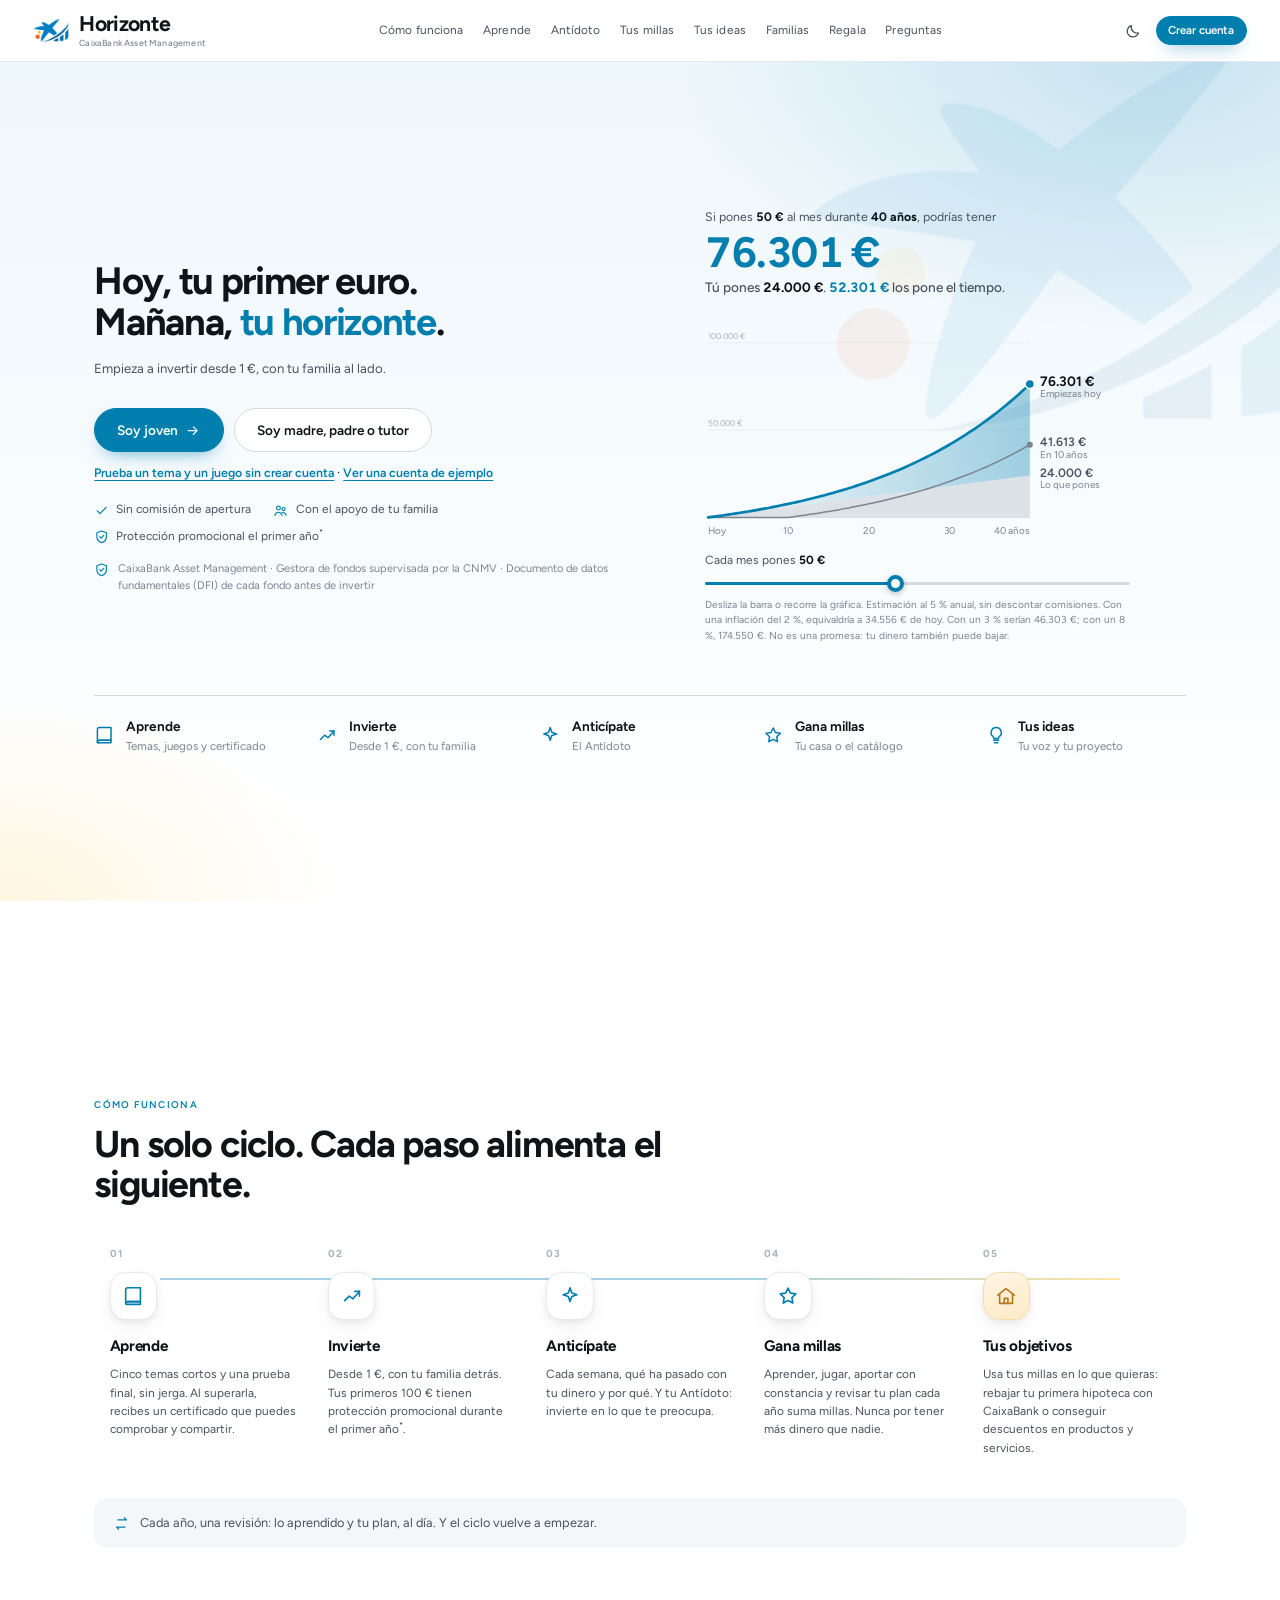
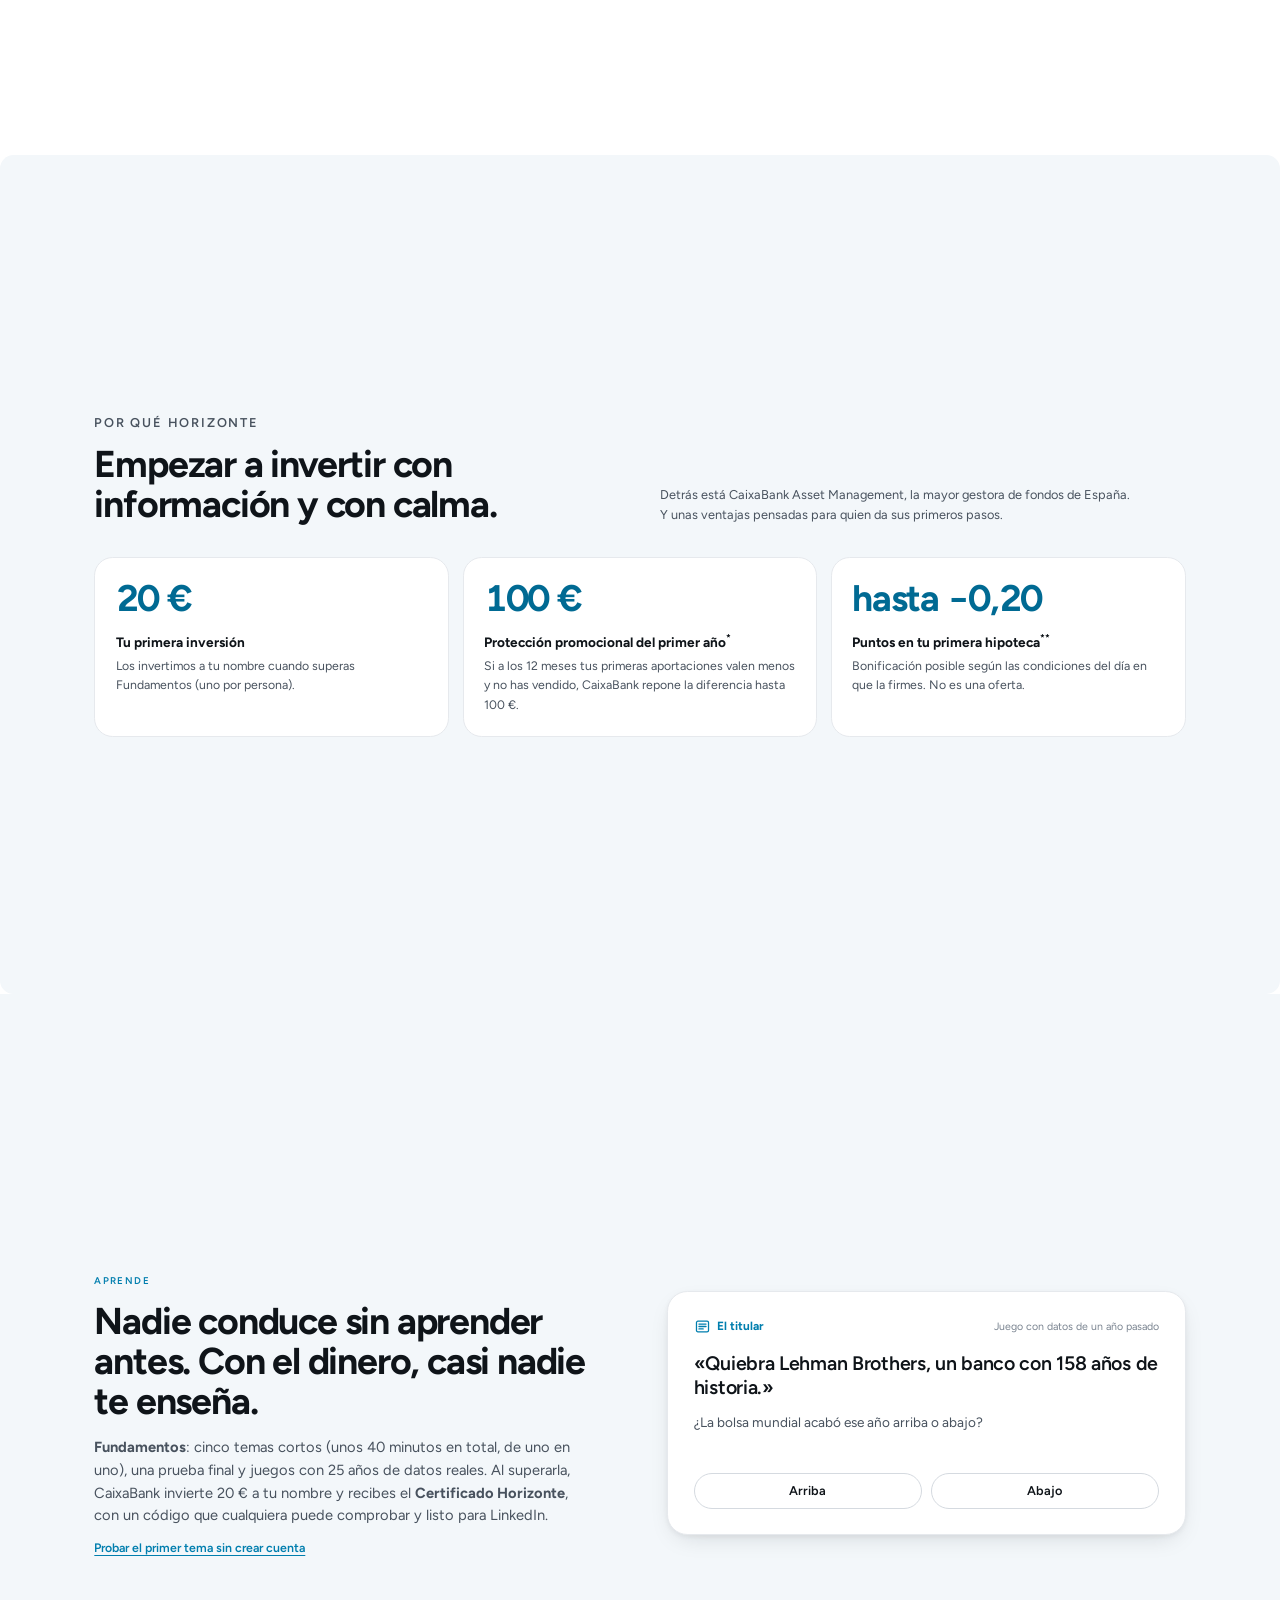
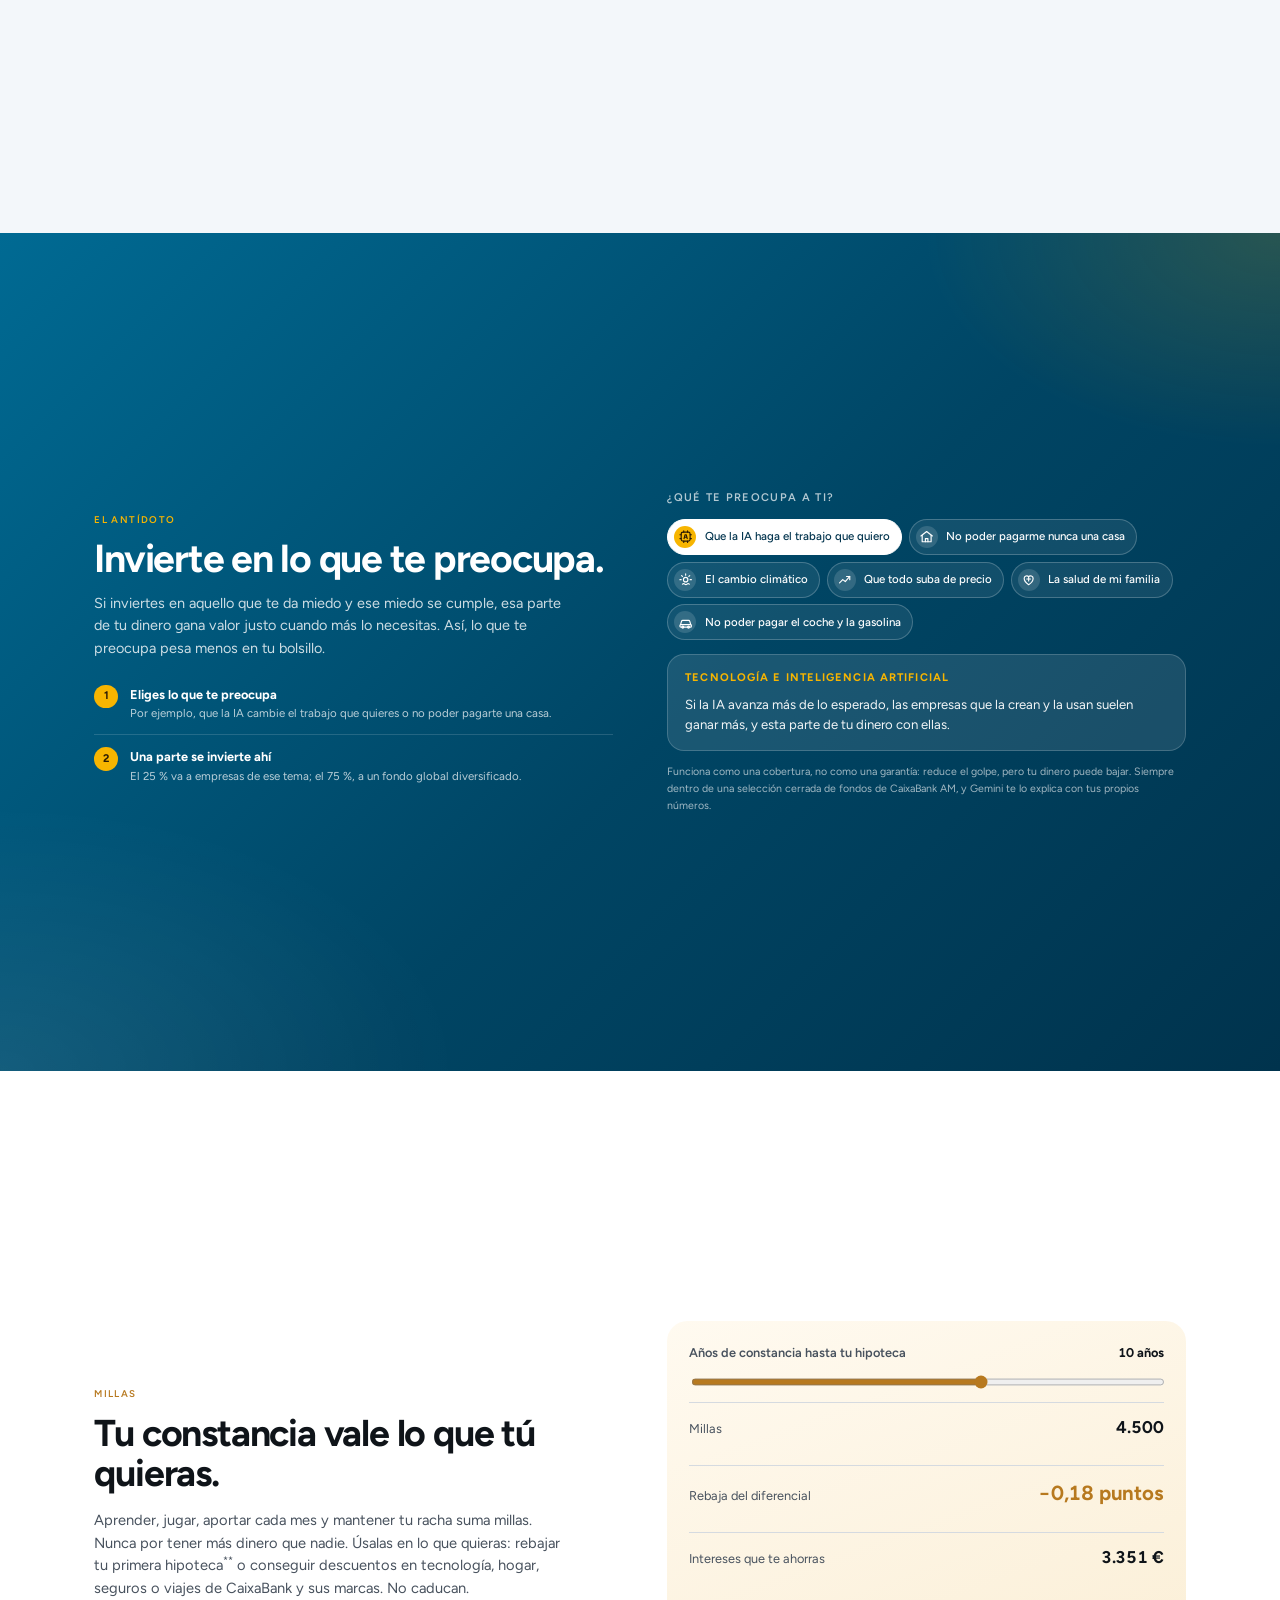
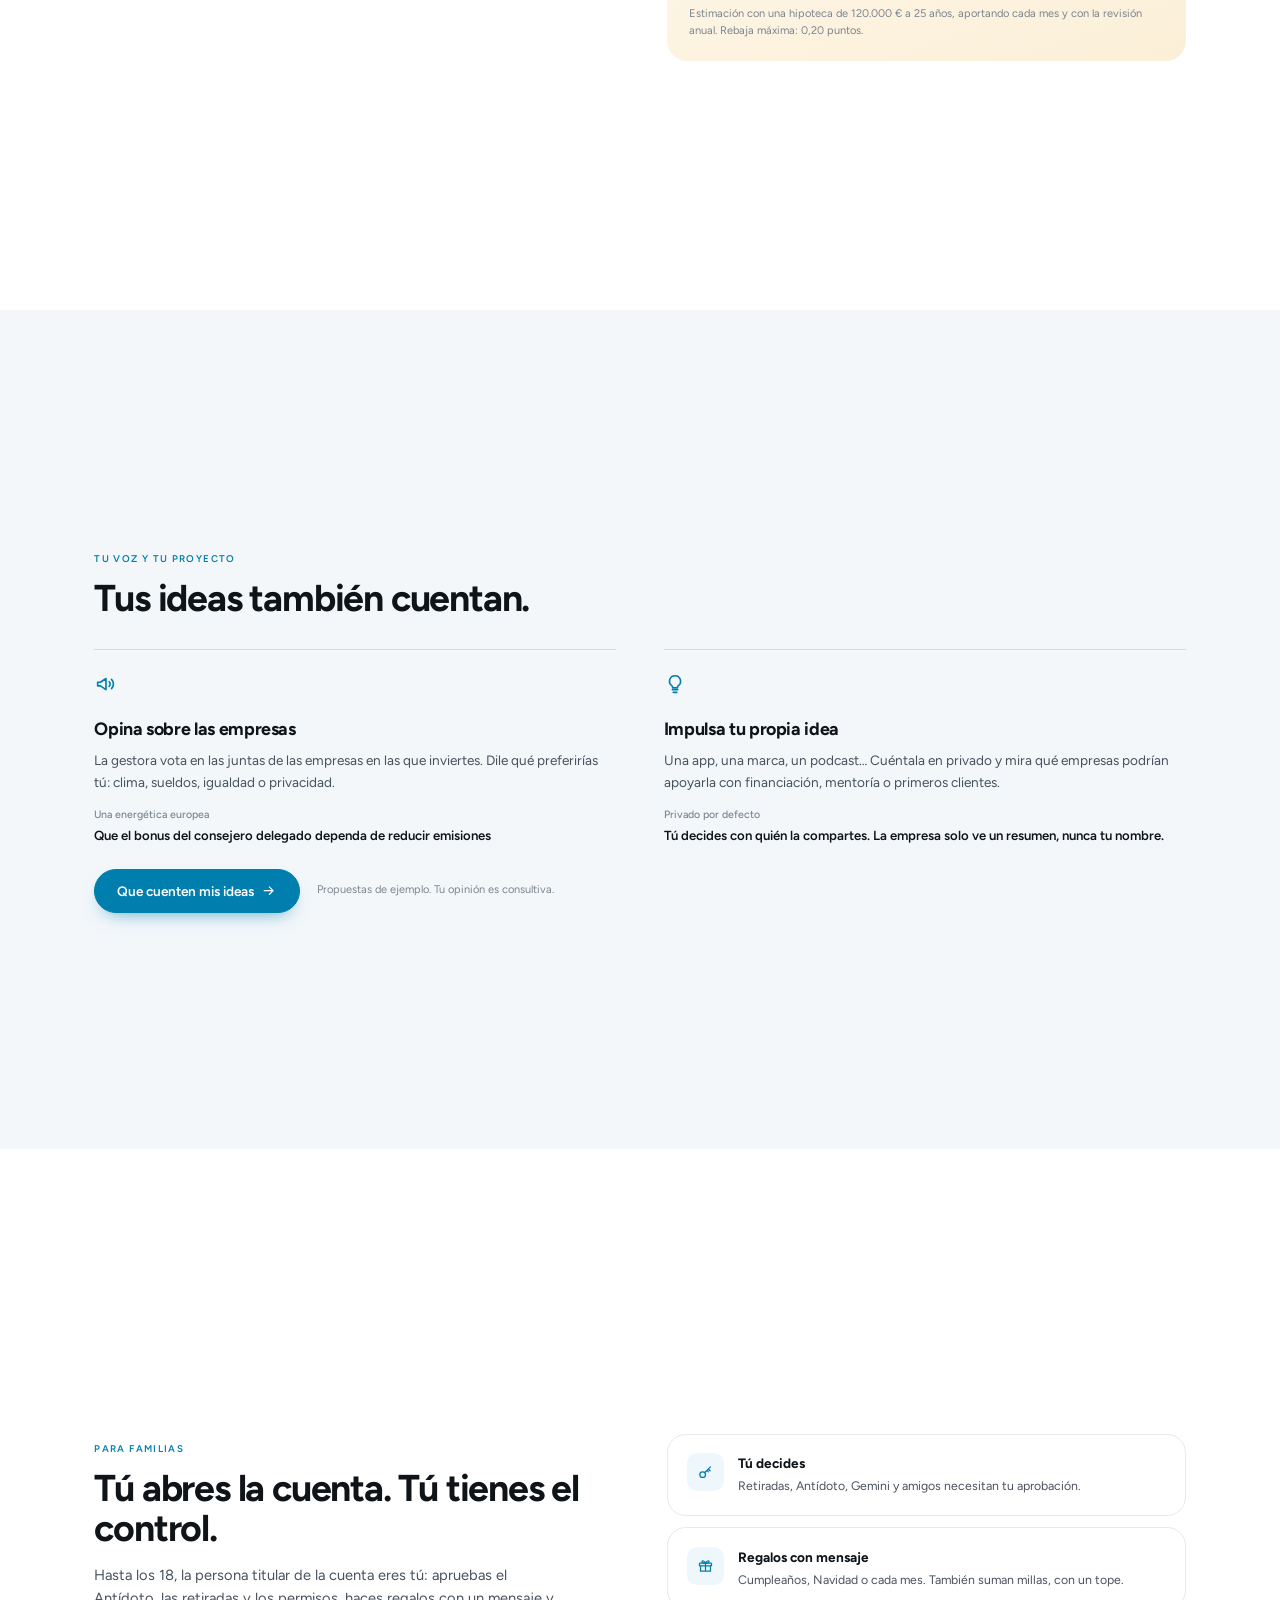
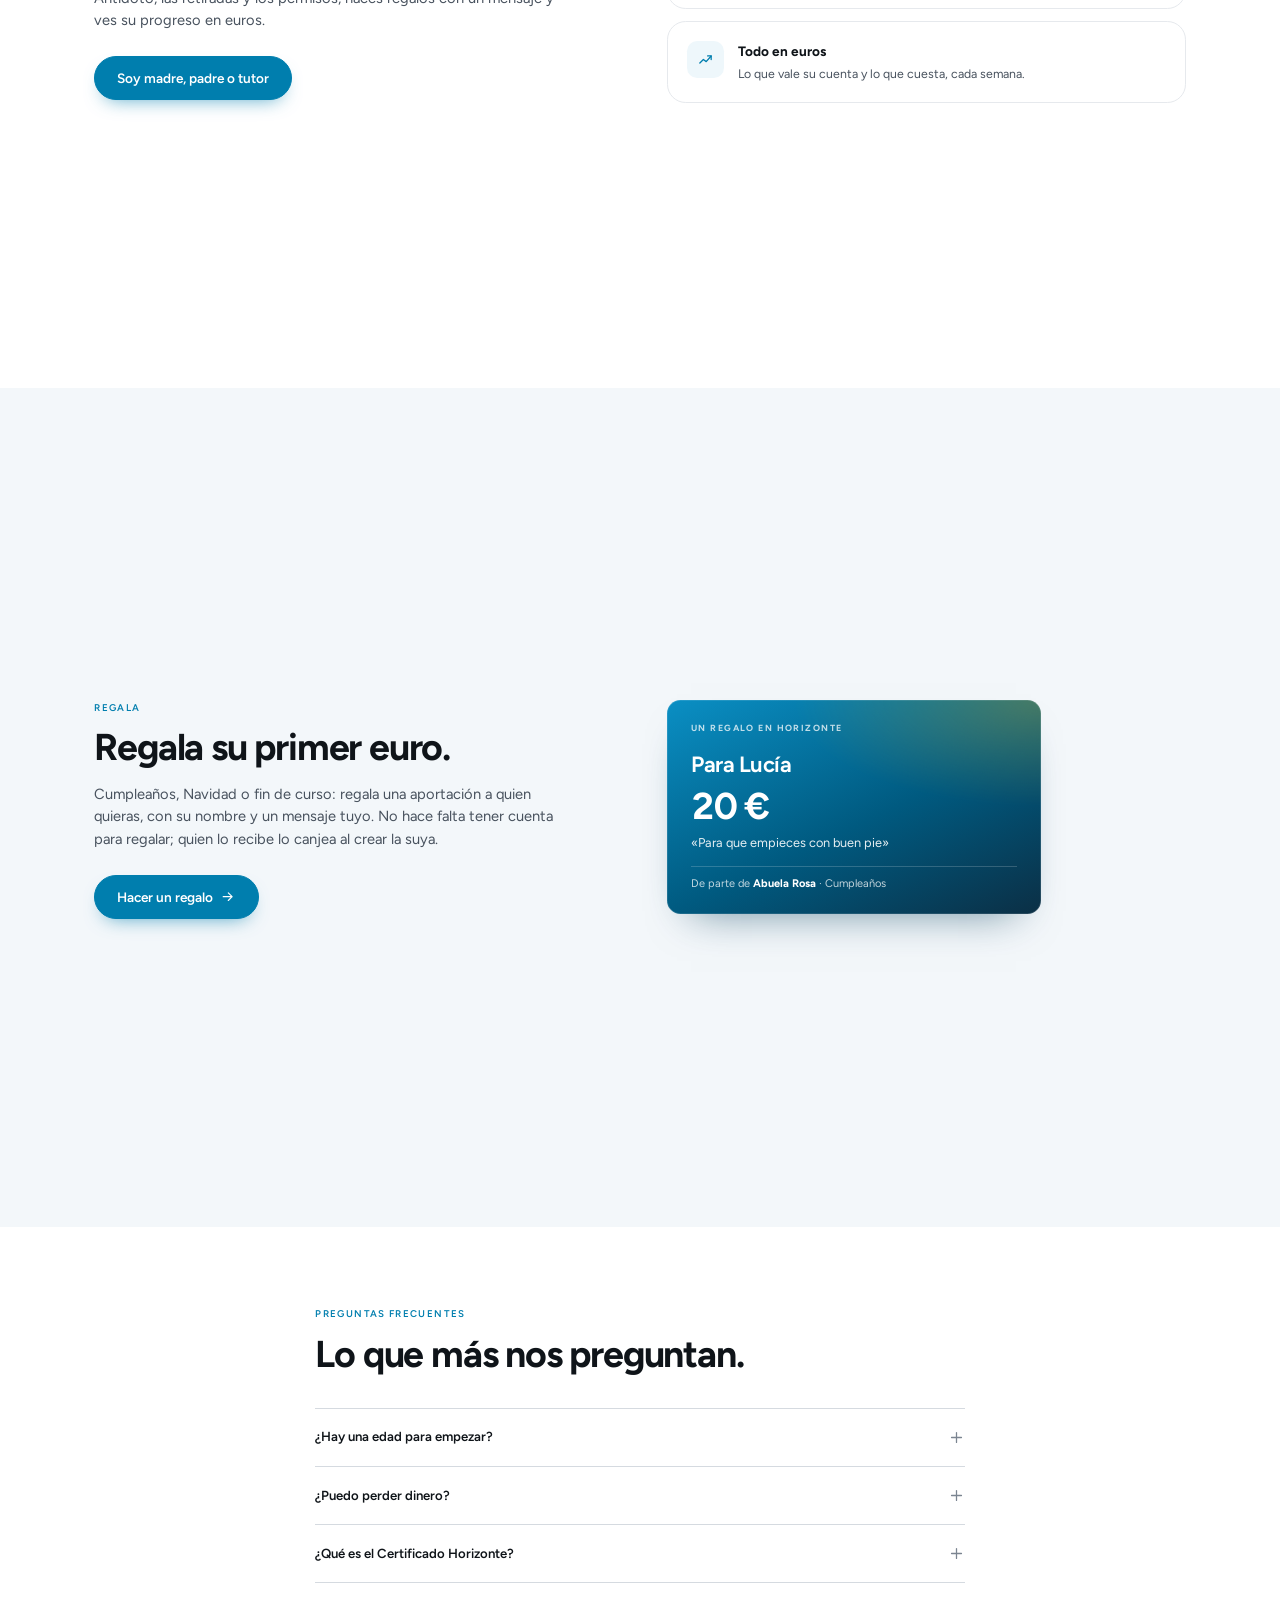
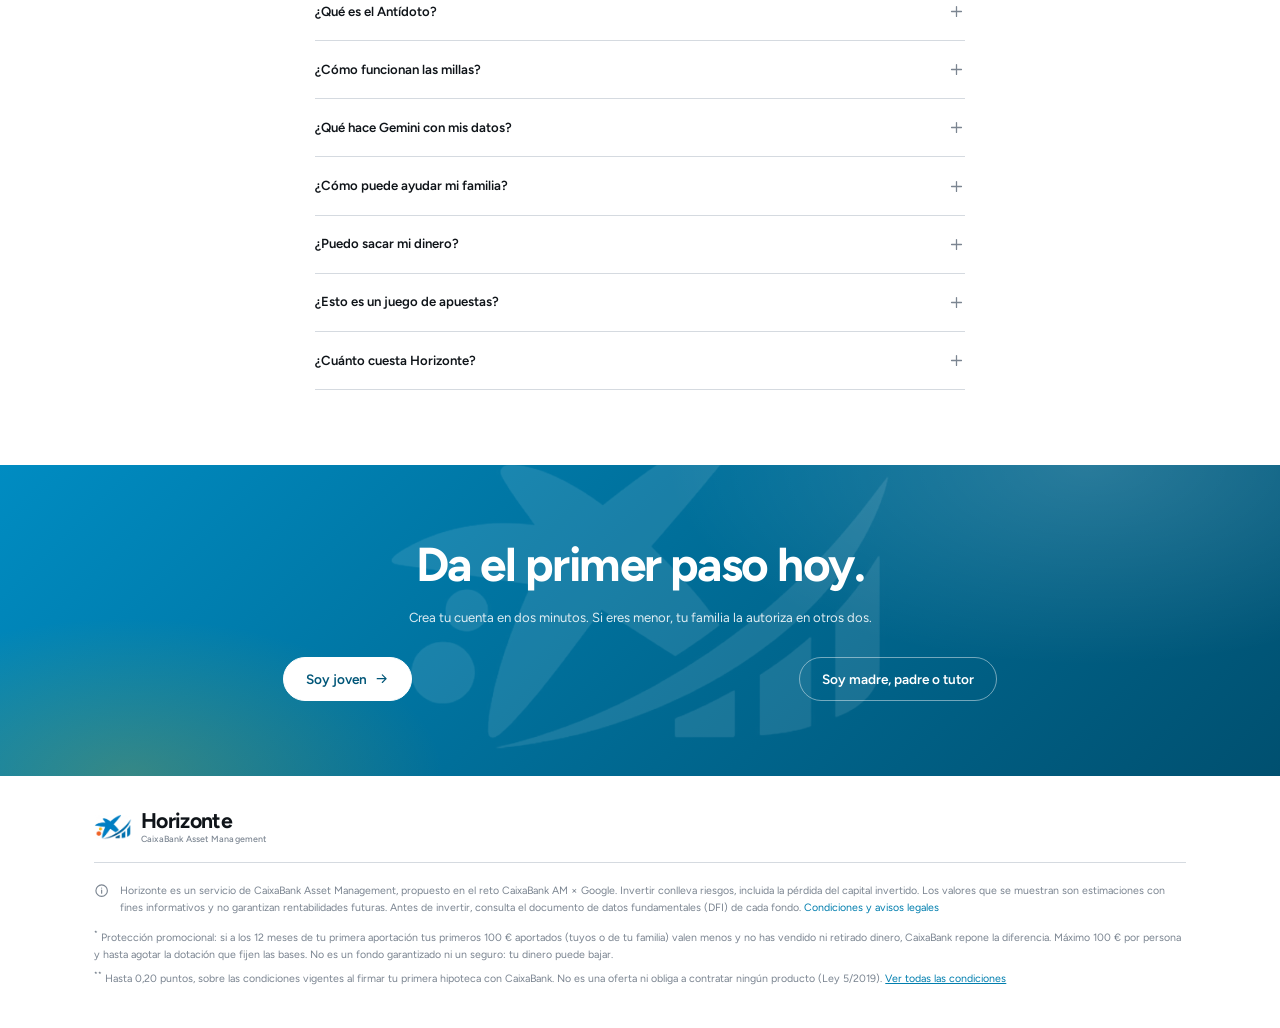
<file: index.html>
<!DOCTYPE html>
<html lang="es">
<head>
    <meta charset="UTF-8">
    <meta name="viewport" content="width=device-width, initial-scale=1, viewport-fit=cover">
    <meta name="theme-color" content="#007eae">
    <meta name="apple-mobile-web-app-capable" content="yes">
    <meta name="mobile-web-app-capable" content="yes">
    <meta name="apple-mobile-web-app-title" content="Horizonte">
    <meta name="apple-mobile-web-app-status-bar-style" content="default">
    <meta name="description" content="Horizonte, de CaixaBank Asset Management: del primer euro a tu primera casa. Aprende a invertir desde 1 €, con tu familia a tu lado, para jóvenes y sus familias.">
    <title>Horizonte</title>
    <link rel="manifest" href="manifest.webmanifest">
    <link rel="icon" href="icons/favicon-32.png?v=2" type="image/png" sizes="32x32">
    <link rel="icon" href="icons/icon-192.png?v=2" type="image/png" sizes="192x192">
    <link rel="apple-touch-icon" href="icons/apple-touch-icon.png">
    <link rel="preconnect" href="https://fonts.googleapis.com">
    <link rel="preconnect" href="https://fonts.gstatic.com" crossorigin>
    <link href="https://fonts.googleapis.com/css2?family=Figtree:ital,wght@0,400..900;1,400..700&display=swap" rel="stylesheet">
    <script>try { const t = localStorage.getItem("hz2_theme") || (matchMedia("(prefers-color-scheme: dark)").matches ? "dark" : "light"); document.documentElement.dataset.theme = t; document.querySelector('meta[name="theme-color"]').content = t === "dark" ? "#0b1218" : "#ffffff"; } catch (e) { document.documentElement.dataset.theme = "light"; }</script>
    <link rel="stylesheet" href="styles.css?v=73">
</head>
<body>
    <div id="app"></div>
    <div id="gem"></div>
    <div id="sheet"></div>
    <div id="toasts" aria-live="polite"></div>
    <script src="config.js?v=73"></script>
    <script src="data.js?v=73"></script>
    <script src="gemini.js?v=73"></script>
    <script src="amigos.js?v=73"></script>
    <script src="comunidad.js?v=73"></script>
    <script src="cuenta.js?v=73"></script>
    <script src="regalos.js?v=73"></script>
    <script src="millas.js?v=73"></script>
    <script src="mercado.js?v=73"></script>
    <script src="asistente.js?v=73"></script>
    <script src="app.js?v=73"></script>
    <script>if ("serviceWorker" in navigator) addEventListener("load", () => navigator.serviceWorker.register("sw.js", { updateViaCache: "none" }).catch(() => {}));</script>
</body>
</html>
</file>
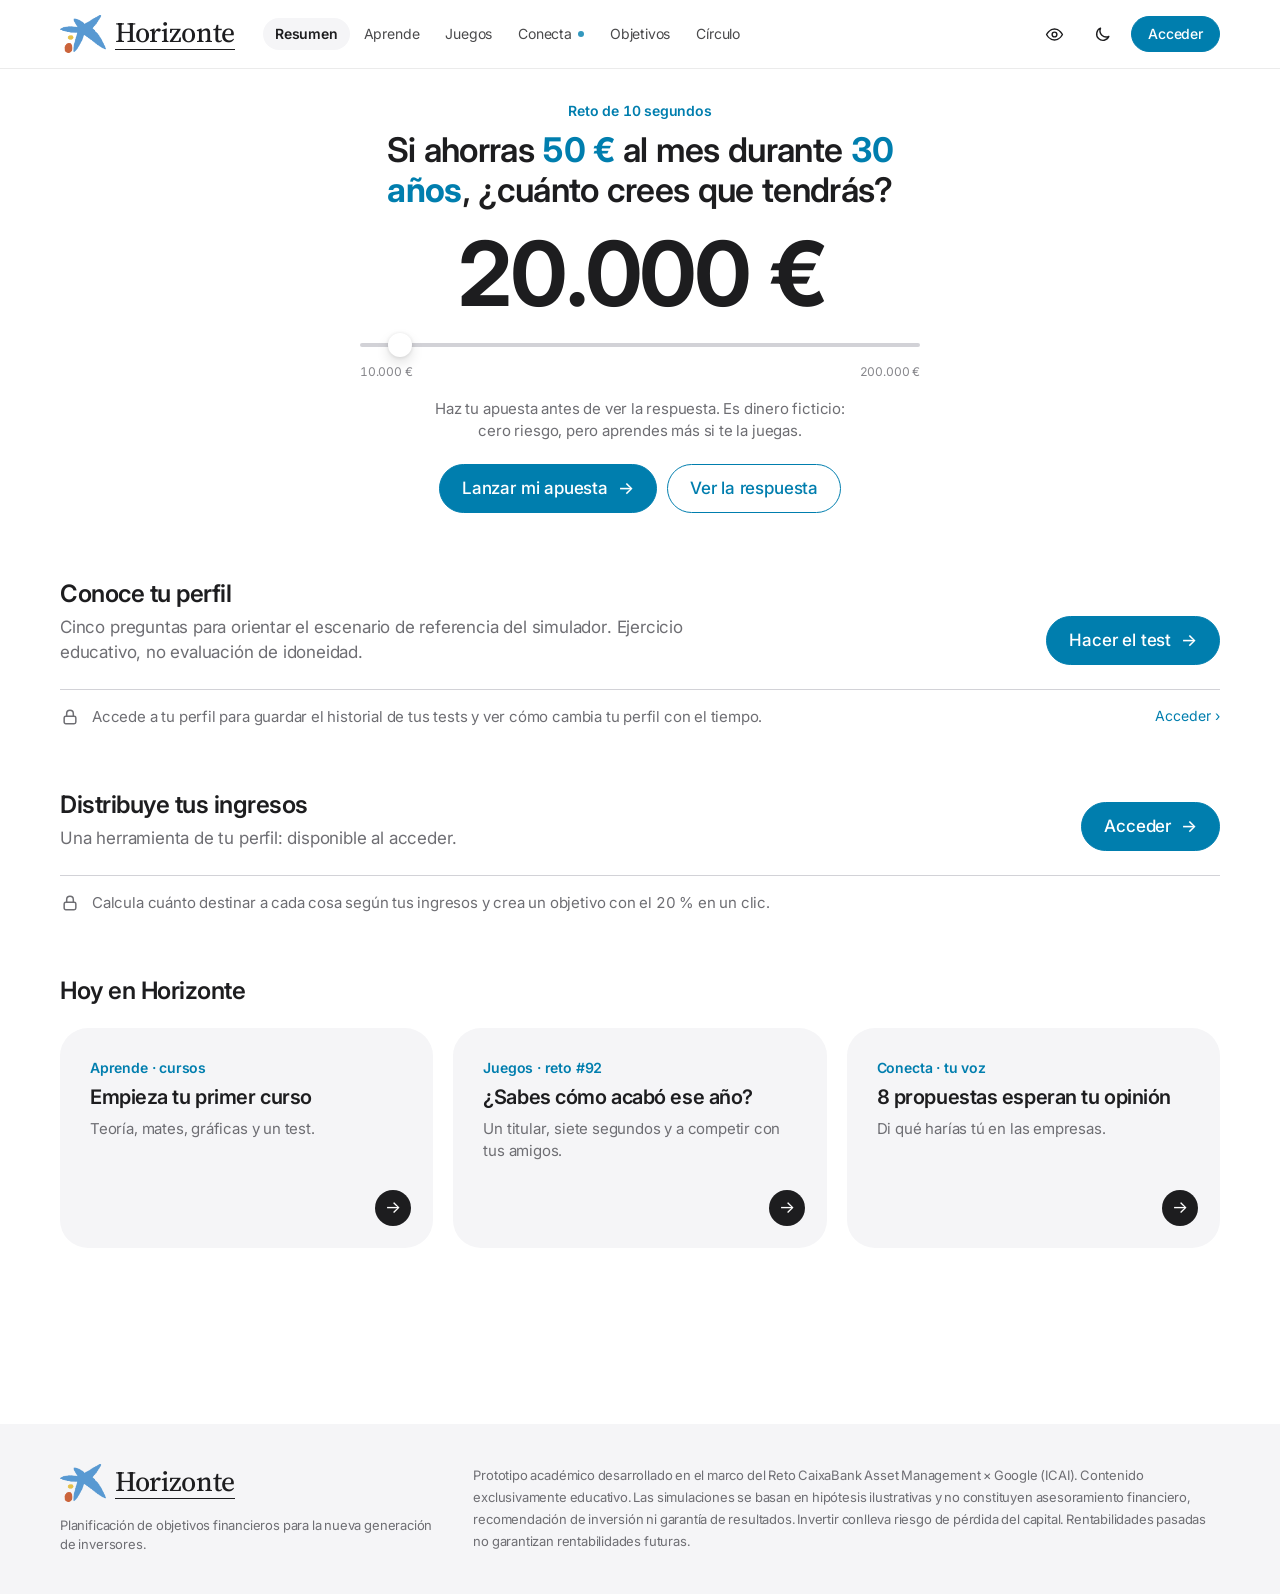
<file: public/index.html>
<!DOCTYPE html>
<html lang="es">
<head>
    <meta charset="UTF-8">
    <!-- La primera versión de Horizonte vive ahora en /v1/. Esta página mantiene los enlaces antiguos. -->
    <meta http-equiv="refresh" content="0; url=../v1/">
    <title>Horizonte · versión 1</title>
    <script>location.replace("../v1/" + location.hash);</script>
</head>
<body>
    <p><a href="../v1/">Abrir Horizonte (versión 1)</a></p>
</body>
</html>
</file>
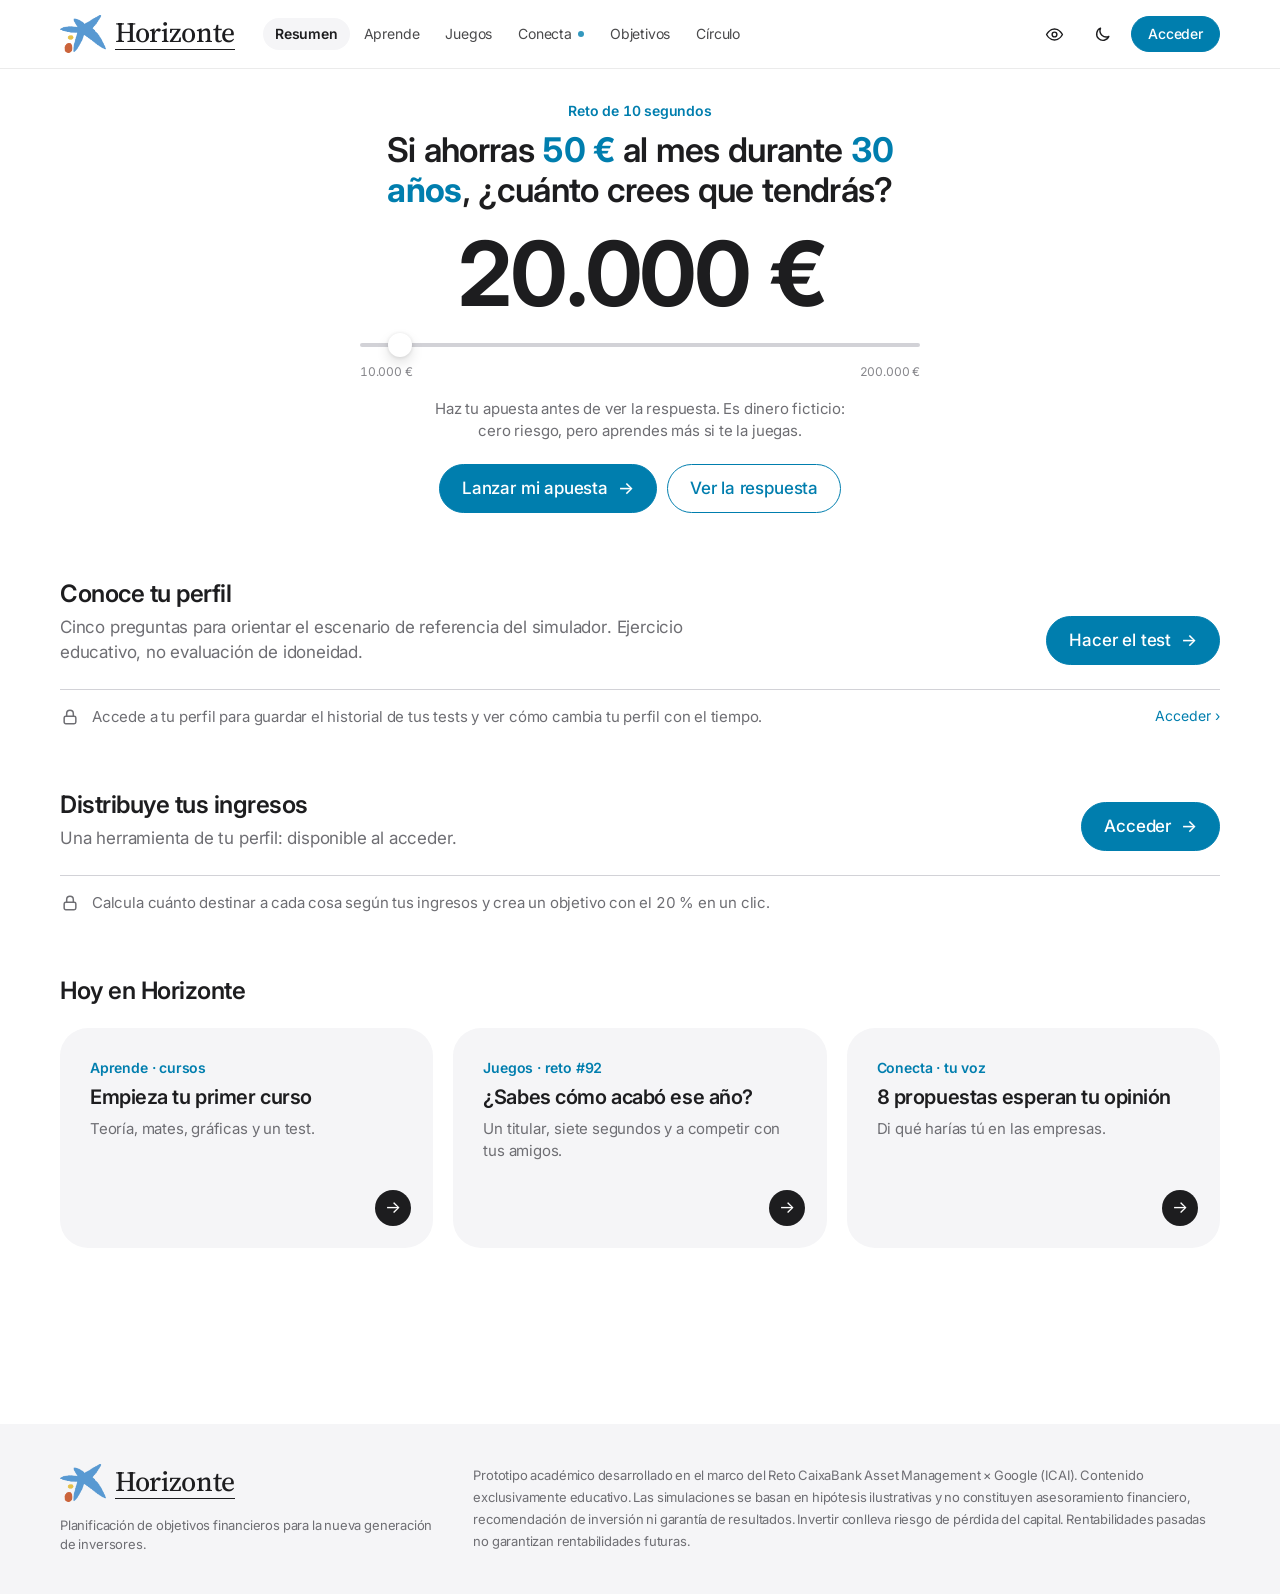
<file: v1/index.html>
<!DOCTYPE html>
<html lang="es">
<head>
    <meta charset="UTF-8">
    <meta name="viewport" content="width=device-width, initial-scale=1, viewport-fit=cover">
    <meta name="theme-color" content="#ffffff" media="(prefers-color-scheme: light)">
    <meta name="theme-color" content="#000000" media="(prefers-color-scheme: dark)">
    <script>try{const t=localStorage.getItem("hz_theme");document.documentElement.dataset.theme=t?JSON.parse(t):(matchMedia("(prefers-color-scheme: dark)").matches?"dark":"light");if(JSON.parse(localStorage.getItem("hz_private")))document.documentElement.classList.add("private")}catch(e){document.documentElement.dataset.theme="light"}</script>
    <meta name="description" content="Horizonte: planificación de objetivos financieros para la nueva generación de inversores. Prototipo CaixaBank Asset Management × Google.">
    <title>Horizonte · Planificación de objetivos</title>
    <link rel="manifest" href="manifest.webmanifest">
    <link rel="icon" href="brand/horizonte-icono.svg?v=2" type="image/svg+xml">
    <link rel="apple-touch-icon" href="brand/estrella.png">
    <link rel="preconnect" href="https://fonts.googleapis.com">
    <link rel="preconnect" href="https://fonts.gstatic.com" crossorigin>
    <link href="https://fonts.googleapis.com/css2?family=Inter:wght@400..800&family=Source+Serif+4:opsz,wght@8..60,400..600&display=swap" rel="stylesheet">
    <link rel="stylesheet" href="styles.css?v=a4">
</head>
<body>
    <a class="skip" href="#view">Saltar al contenido</a>

    <header class="top">
        <div class="top-in">
            <a class="brand" href="#/resumen" aria-label="Horizonte · Inicio">
                <img class="brand-star" src="brand/horizonte-icono.svg" alt="" width="46" height="38">
                <span class="brand-word" aria-hidden="true">Horizonte</span>
            </a>
            <nav class="nav" id="nav" aria-label="Secciones">
                <a href="#/resumen" data-tab="resumen"><svg viewBox="0 0 24 24" aria-hidden="true"><path d="M3 10.5 12 3l9 7.5V20a1 1 0 0 1-1 1h-5v-6h-6v6H4a1 1 0 0 1-1-1z"/></svg><span class="nl">Resumen</span><span class="ns">Inicio</span></a>
                <a href="#/aprende" data-tab="aprende"><svg viewBox="0 0 24 24" aria-hidden="true"><path d="M12 6.5C10 5 7 4.5 3 5v13c4-.5 7 0 9 1.5 2-1.5 5-2 9-1.5V5c-4-.5-7 0-9 1.5zM12 6.5V19"/></svg><span class="nl">Aprende</span><span class="ns">Aprende</span></a>
                <a href="#/juegos" data-tab="juegos"><svg viewBox="0 0 24 24" aria-hidden="true"><rect x="2.5" y="7" width="19" height="11" rx="5.5"/><path d="M7 10.5v4M5 12.5h4"/><circle cx="15.5" cy="11.5" r=".6" fill="currentColor"/><circle cx="17.5" cy="13.5" r=".6" fill="currentColor"/></svg><span class="nl">Juegos</span><span class="ns">Juegos</span></a>
                <a href="#/conecta" data-tab="conecta" class="nav-new"><svg viewBox="0 0 24 24" aria-hidden="true"><circle cx="6" cy="12" r="2.6"/><circle cx="18" cy="6" r="2.6"/><circle cx="18" cy="18" r="2.6"/><path d="M8.3 10.8 15.7 7.2M8.3 13.2l7.4 3.6"/></svg><span class="nl">Conecta</span><span class="ns">Conecta</span></a>
                <a href="#/objetivos" data-tab="objetivos"><svg viewBox="0 0 24 24" aria-hidden="true"><circle cx="12" cy="12" r="9"/><circle cx="12" cy="12" r="5"/><circle cx="12" cy="12" r="1.2" fill="currentColor"/></svg><span class="nl">Objetivos</span><span class="ns">Metas</span></a>
                <a href="#/circulo" data-tab="circulo"><svg viewBox="0 0 24 24" aria-hidden="true"><circle cx="9" cy="9" r="3.2"/><circle cx="17" cy="10.5" r="2.5"/><path d="M3.5 19c.6-3 2.8-4.6 5.5-4.6s4.9 1.6 5.5 4.6M14.5 15.2c2.6-.5 5 .8 5.8 3.8"/></svg><span class="nl">Círculo</span><span class="ns">Círculo</span></a>
            </nav>
            <div class="top-actions">
                <button class="icon-btn" data-act="privacy" id="privBtn" aria-pressed="false" title="Ocultar importes" aria-label="Ocultar importes"><svg viewBox="0 0 24 24" aria-hidden="true"><path class="eye" d="M2 12s3.6-7 10-7 10 7 10 7-3.6 7-10 7S2 12 2 12z"/><circle class="eye" cx="12" cy="12" r="3"/><path class="slash" d="M4 4l16 16"/></svg></button>
                <button class="icon-btn" data-act="theme" id="themeBtn" title="Cambiar a modo oscuro" aria-label="Cambiar a modo oscuro"><svg viewBox="0 0 24 24" aria-hidden="true"><path class="moon" d="M20 14.5A8 8 0 0 1 9.5 4 8 8 0 1 0 20 14.5z"/><g class="sun"><circle cx="12" cy="12" r="4"/><path d="M12 2v2M12 20v2M4.9 4.9l1.4 1.4M17.7 17.7l1.4 1.4M2 12h2M20 12h2M4.9 19.1l1.4-1.4M17.7 6.3l1.4-1.4"/></g></svg></button>
                <button class="btn sm" id="authBtn" data-act="auth">Acceder</button>
            </div>
        </div>
        <div class="flyout" id="flyout" aria-label="Índice de la sección"><div class="fl-in" id="flyIn"></div></div>
        <div class="localnav" id="localnav">
            <button class="ln-btn" id="lnBtn" aria-expanded="false" aria-controls="lnPanel"><span id="lnName">Inicio</span><svg viewBox="0 0 24 24" aria-hidden="true"><path d="m6 9 6 6 6-6"/></svg></button>
            <div class="ln-panel" id="lnPanel"></div>
        </div>
    </header>
    <div class="fl-scrim" id="flyScrim"></div>

    <main id="view" tabindex="-1"></main>

    <footer class="foot">
        <div class="foot-in">
            <div>
                <span class="brand foot-brand" aria-label="Horizonte"><img class="brand-star" src="brand/horizonte-icono.svg" alt="" width="46" height="38"><span class="brand-word" aria-hidden="true">Horizonte</span></span>
                <p class="muted">Planificación de objetivos financieros para la nueva generación de inversores.</p>
            </div>
            <p class="legal">Prototipo académico desarrollado en el marco del Reto CaixaBank Asset Management × Google (ICAI). Contenido exclusivamente educativo. Las simulaciones se basan en hipótesis ilustrativas y no constituyen asesoramiento financiero, recomendación de inversión ni garantía de resultados. Invertir conlleva riesgo de pérdida del capital. Rentabilidades pasadas no garantizan rentabilidades futuras.</p>
        </div>
    </footer>

    <button class="assist-fab" data-act="coach" aria-label="Abrir asistente"><svg viewBox="0 0 24 24" aria-hidden="true"><path d="M4 5h16v11H9l-5 4z"/></svg></button>

    <div id="sheetRoot"></div>
    <div id="toasts" aria-live="polite"></div>

    <noscript><p style="padding:2rem">Horizonte necesita JavaScript para funcionar.</p></noscript>
    <script src="config.js?v=1"></script>
    <script src="social.js?v=1"></script>
    <script src="coach-local.js?v=g4"></script>
    <script src="games.js?v=a2"></script>
    <script src="conecta.js?v=g7"></script>
    <script src="arcade.js?v=1"></script>
    <script src="cursos-data.js?v=1"></script>
    <script src="cursos.js?v=2"></script>
    <script src="app.js?v=a2"></script>
</body>
</html>
</file>
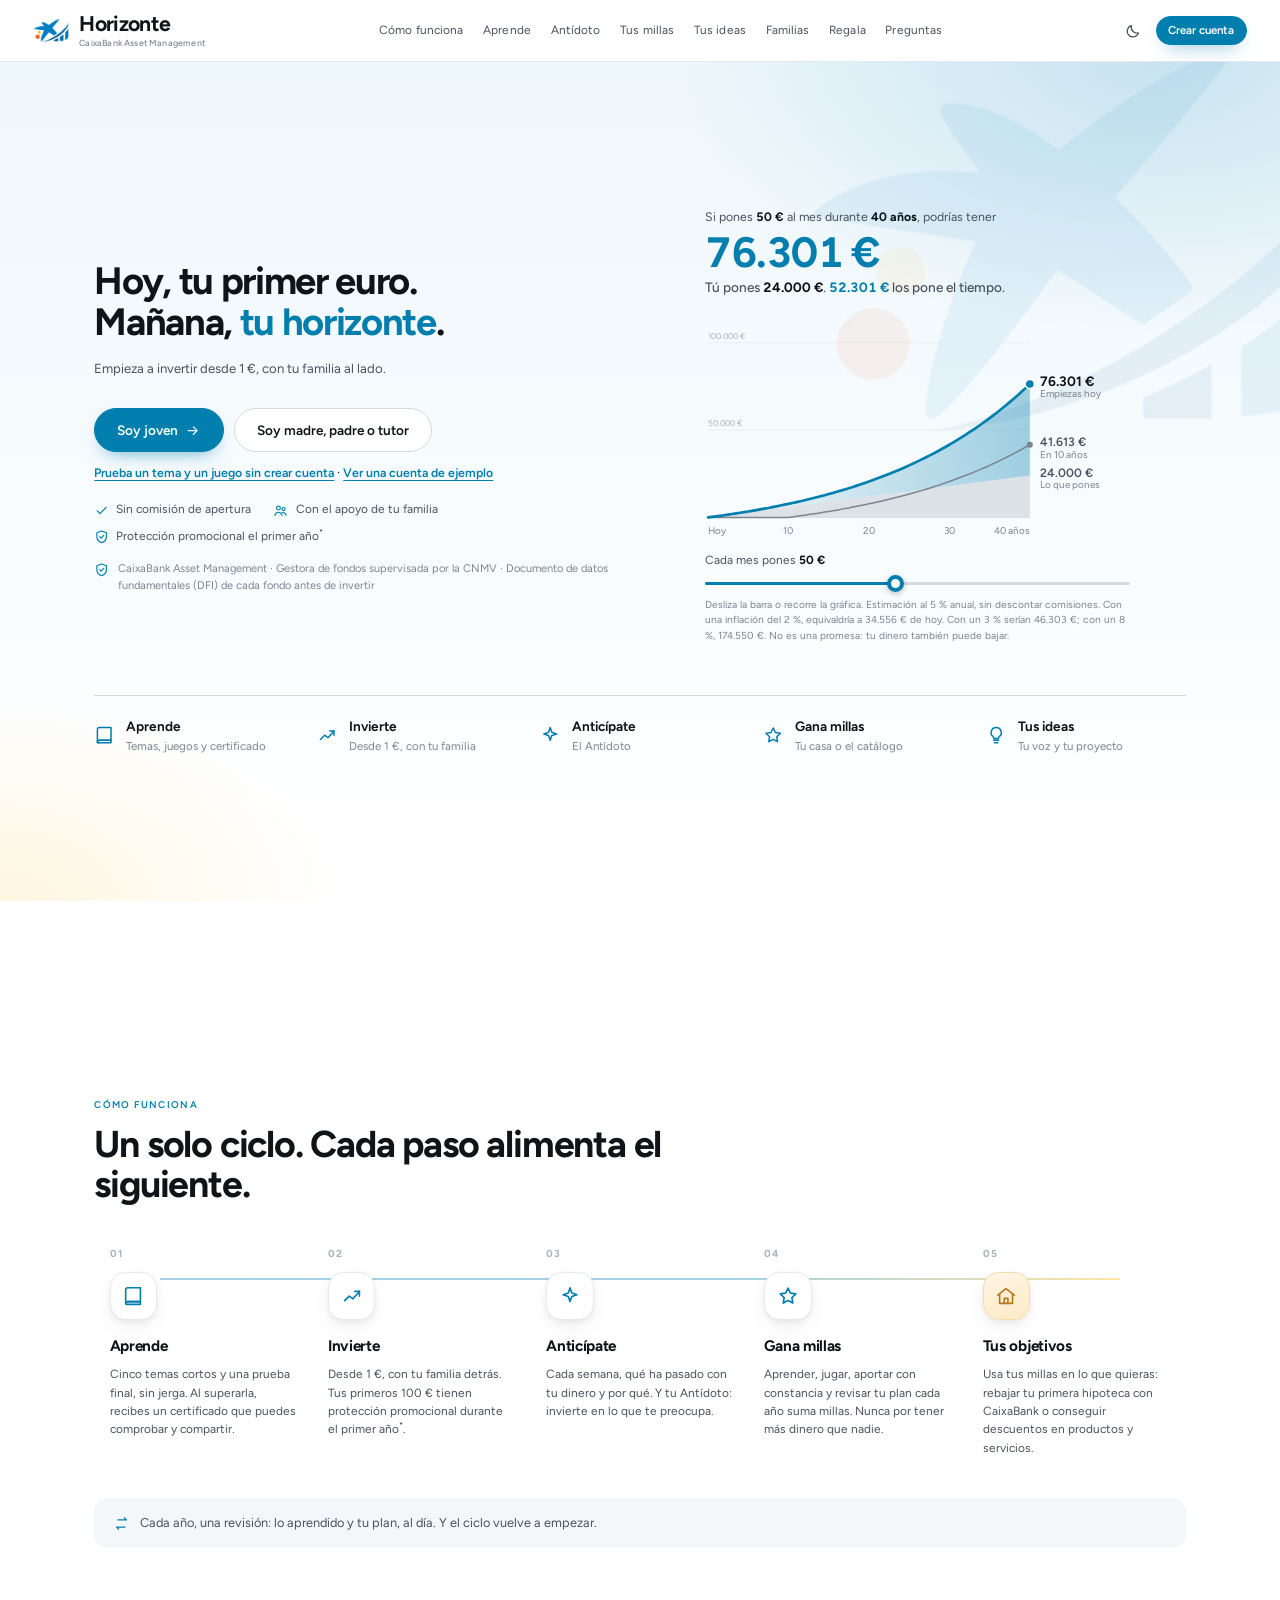
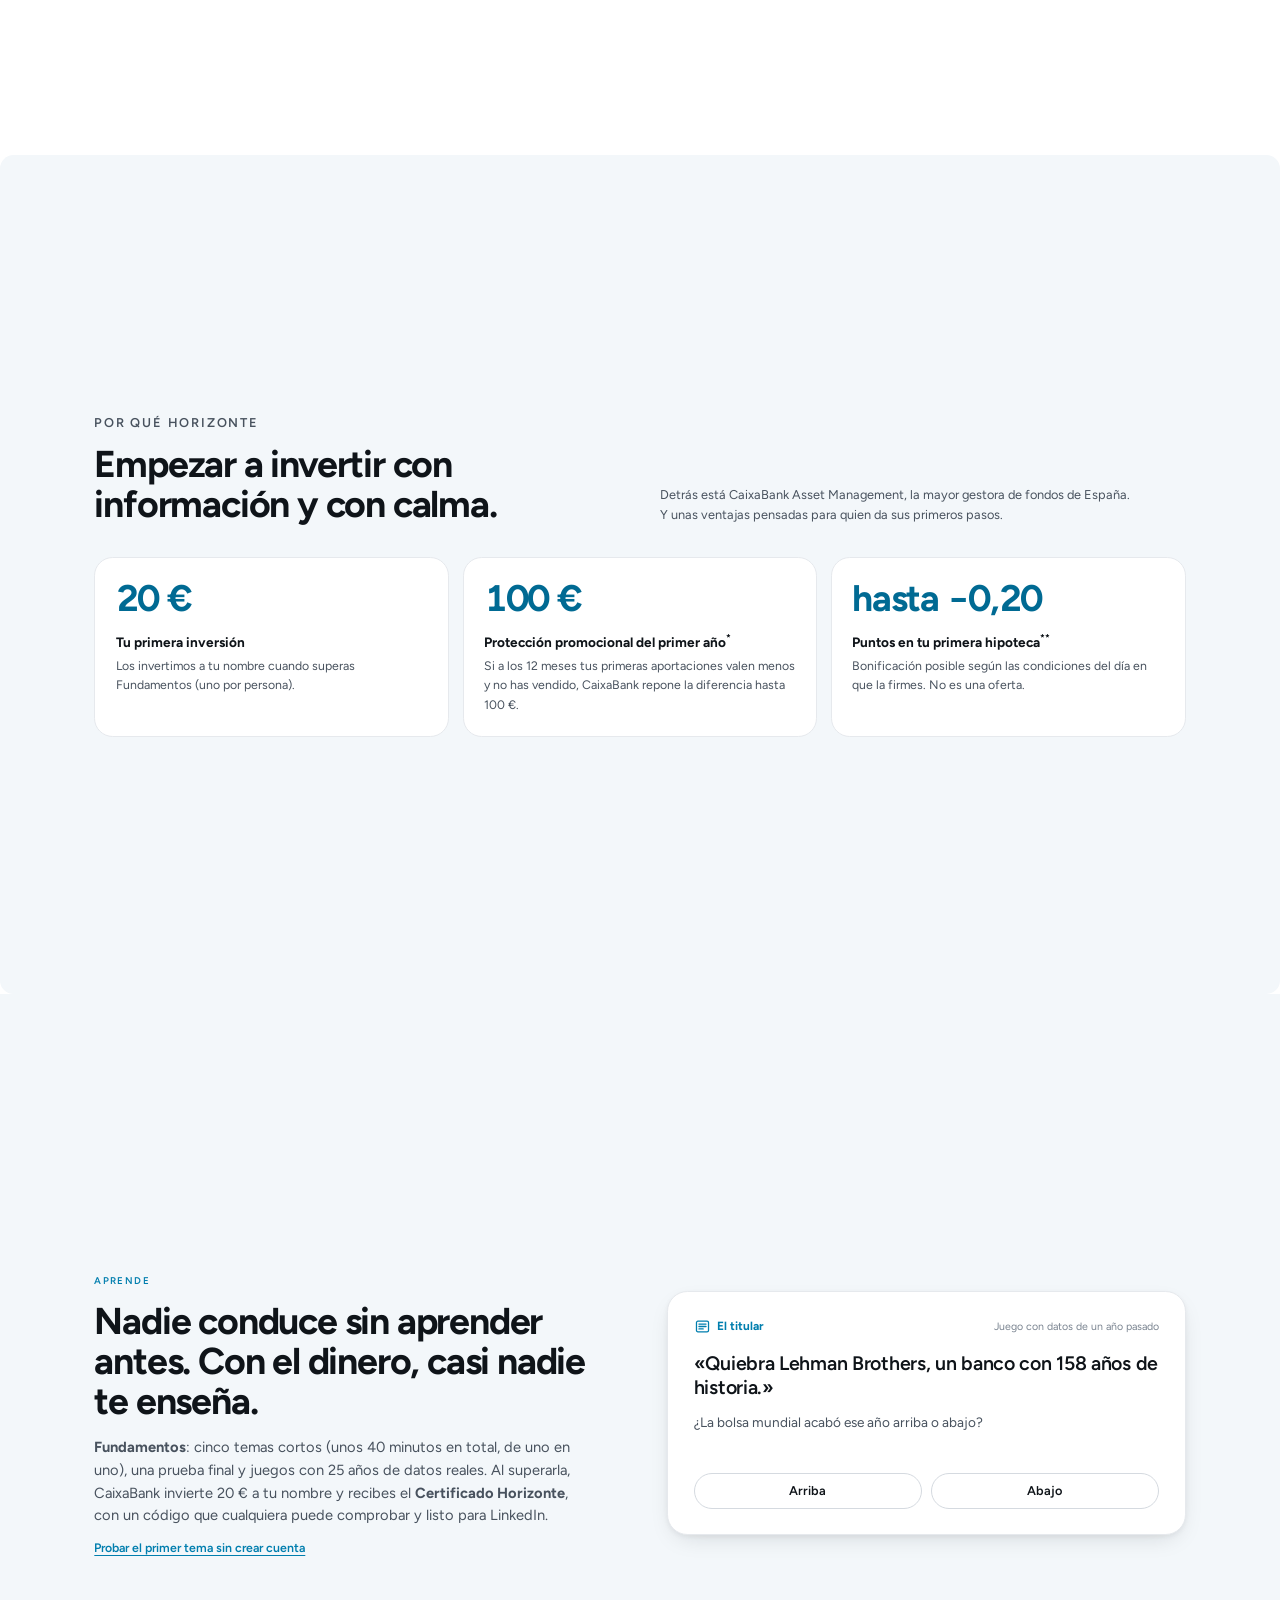
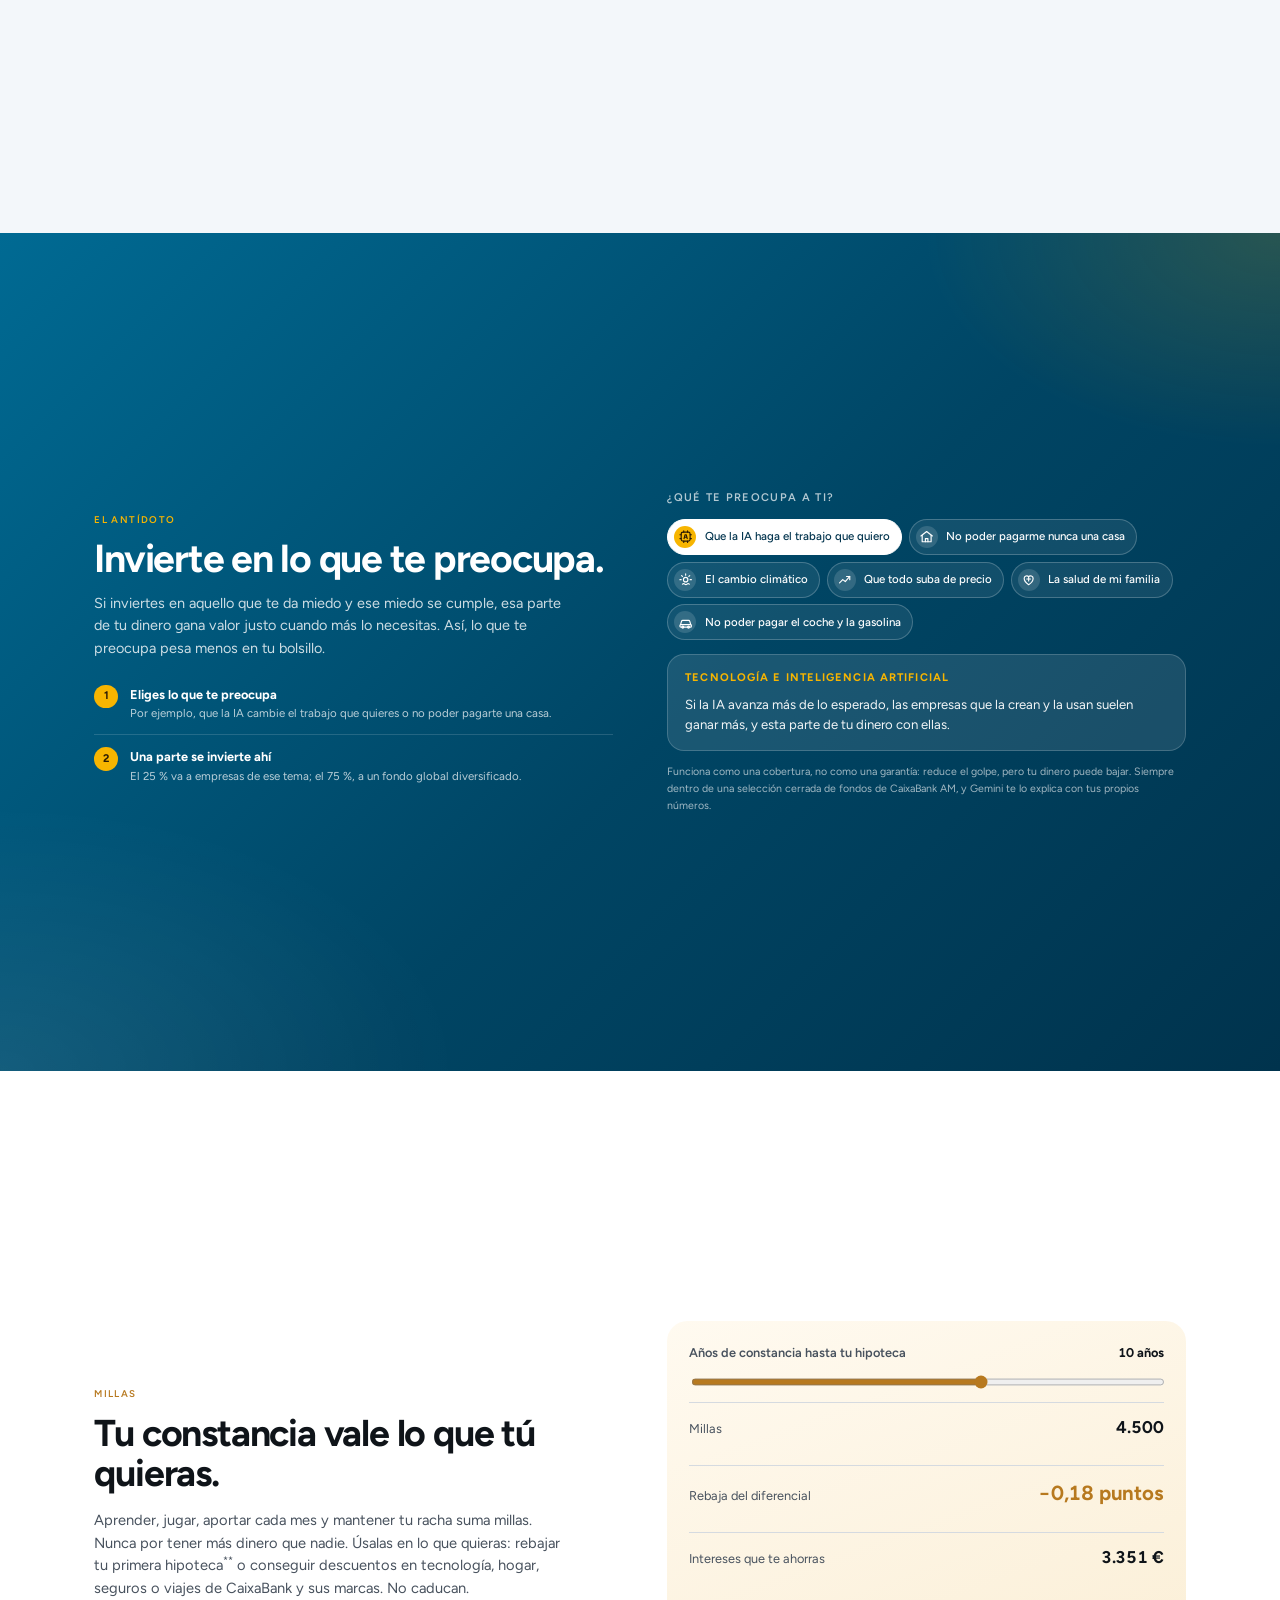
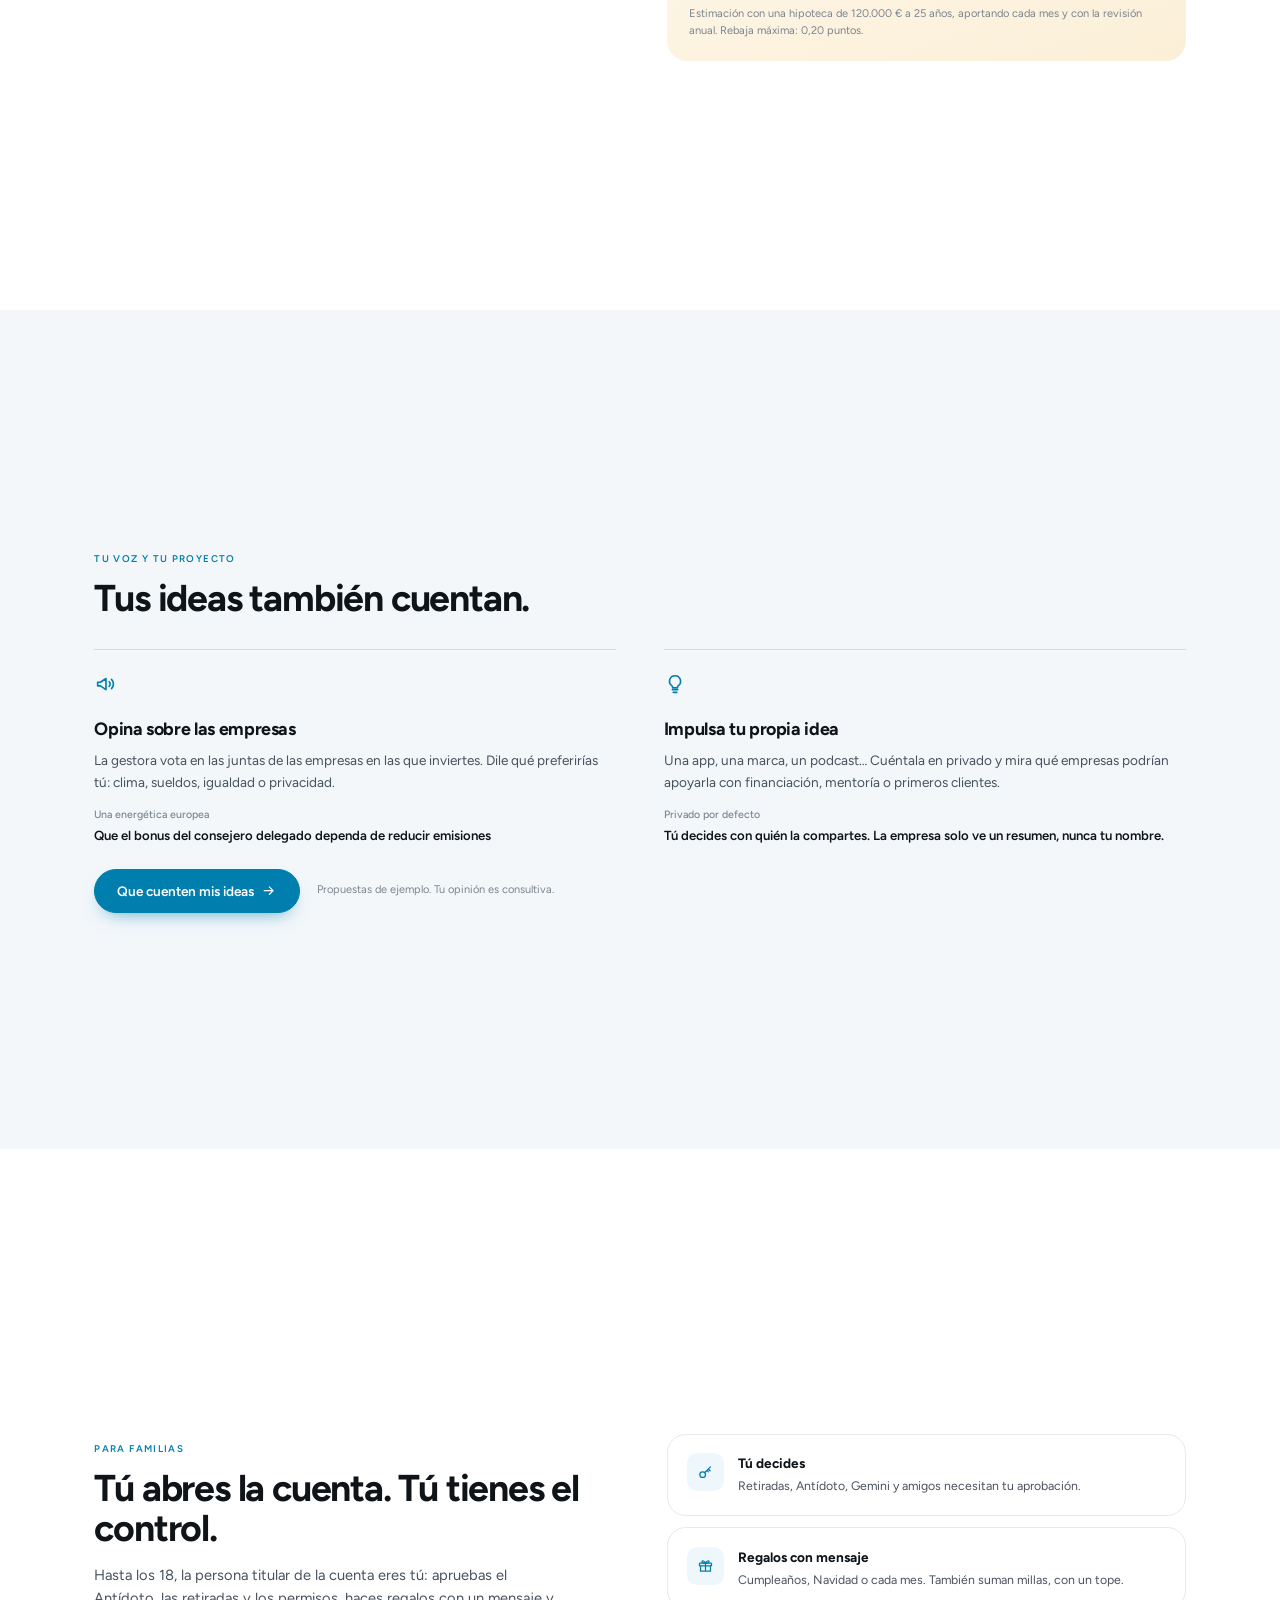
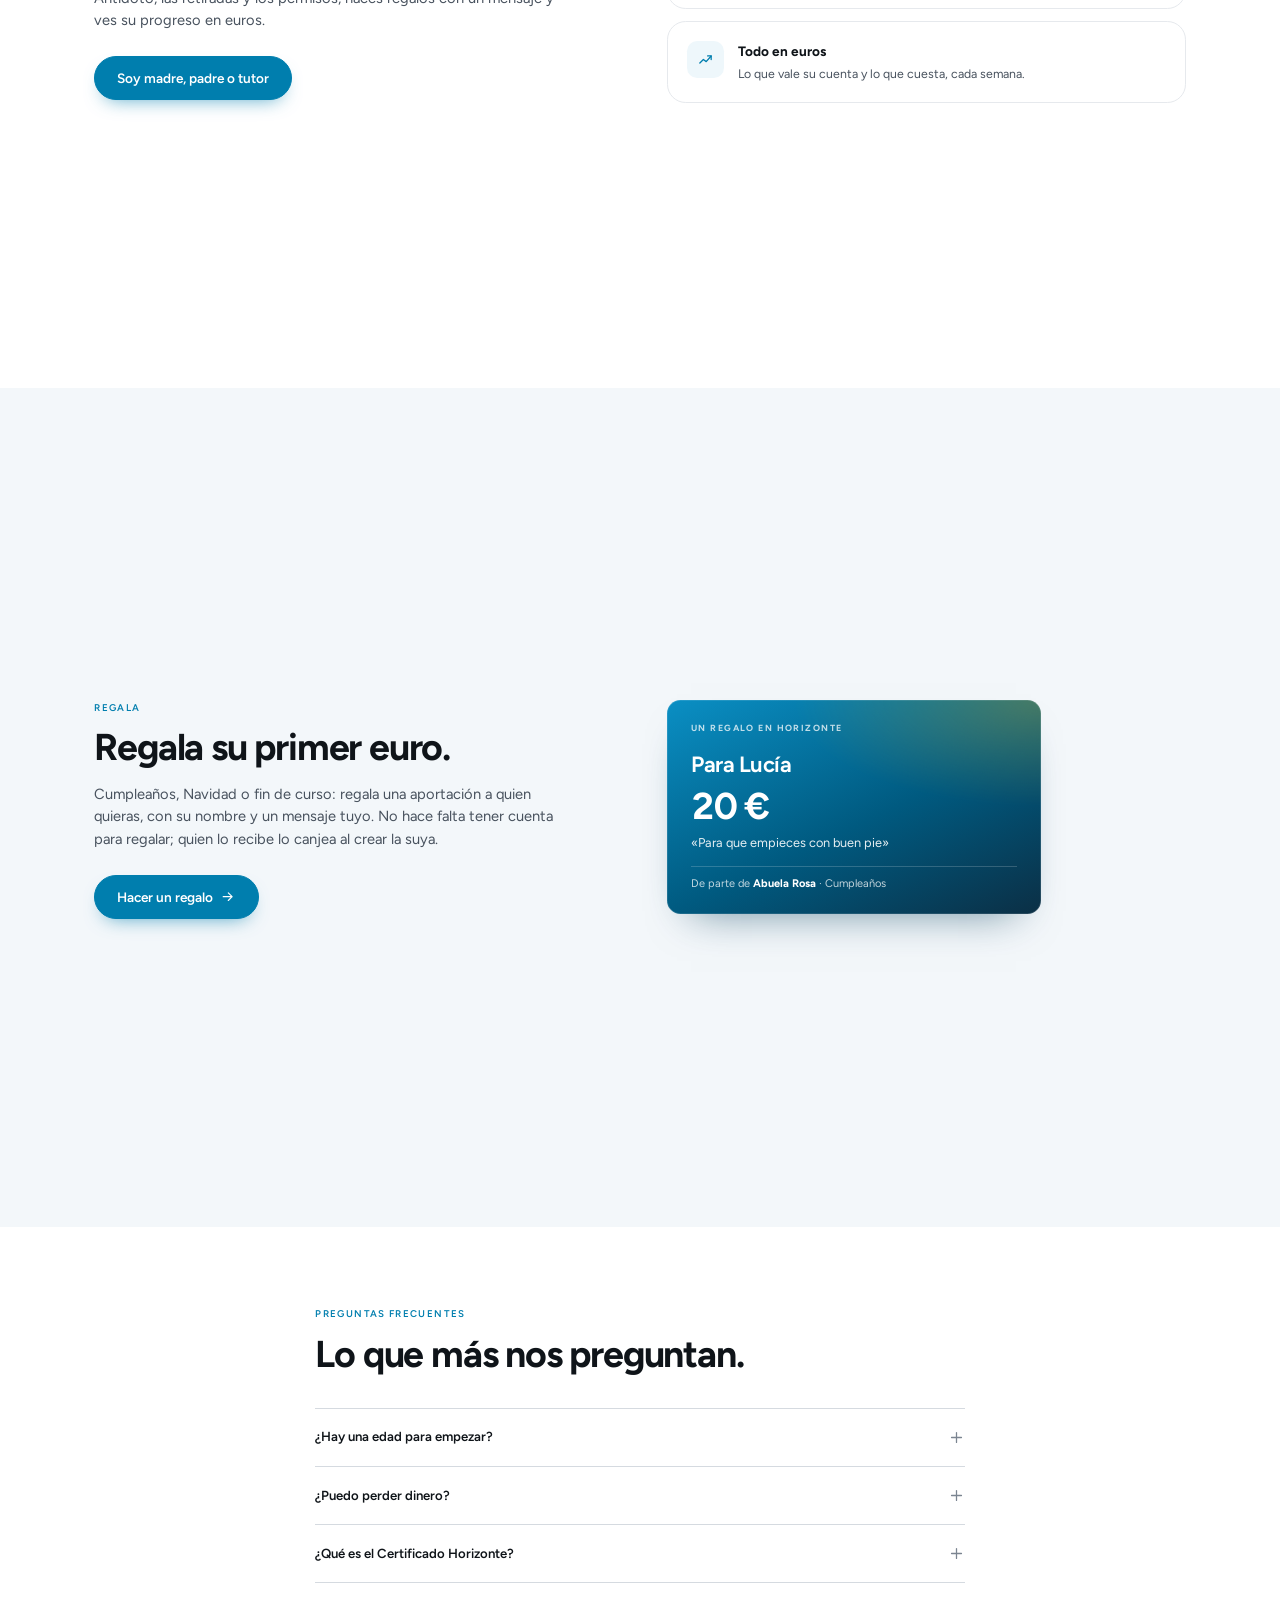
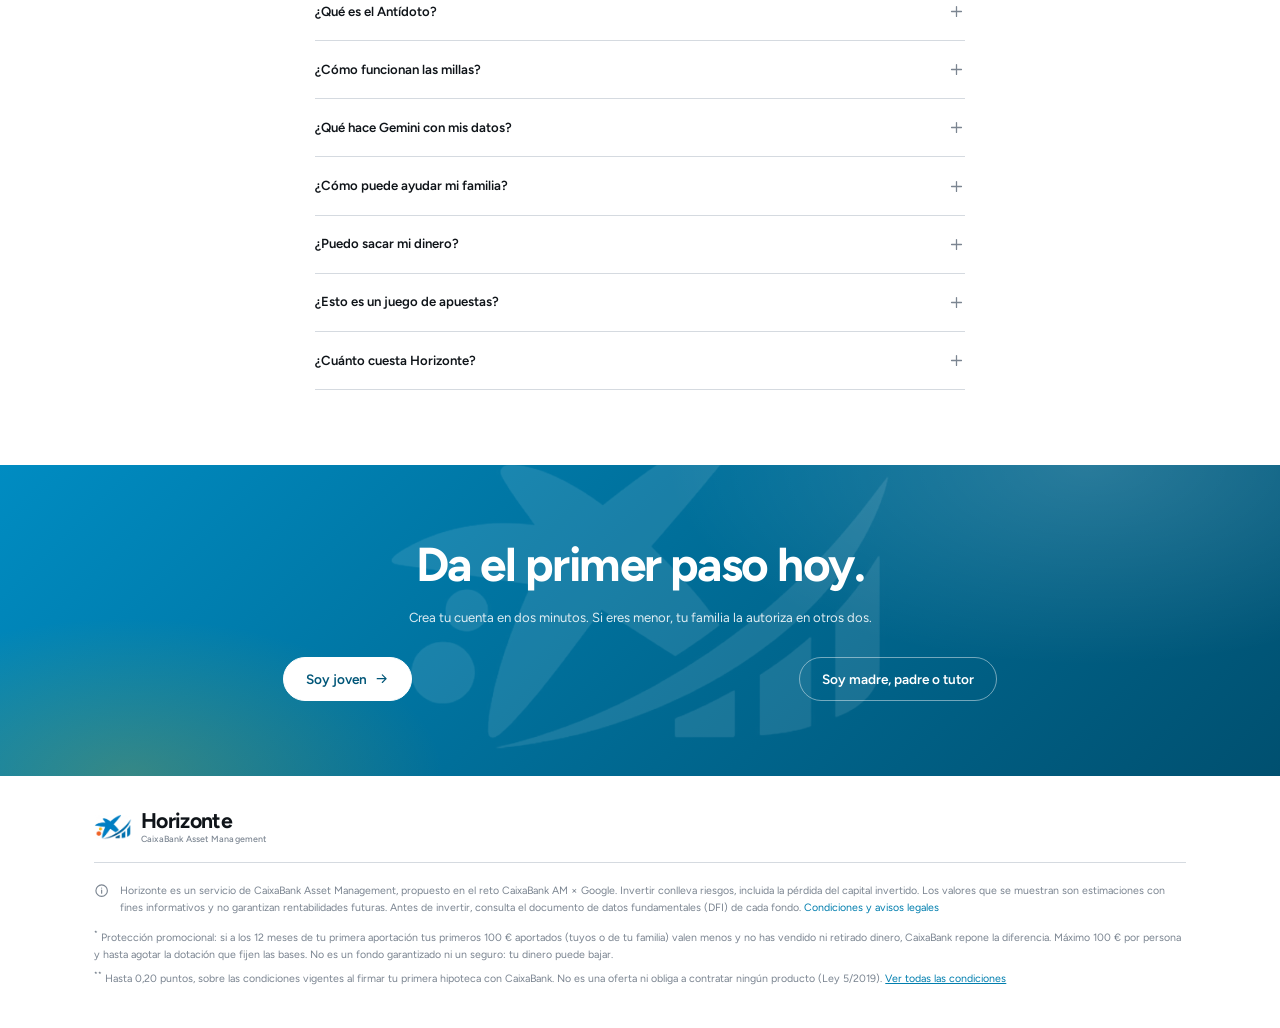
<file: v2/index.html>
<!DOCTYPE html>
<html lang="es">
<head>
    <meta charset="UTF-8">
    <!-- Horizonte vive ahora en la raíz del sitio. Esta página mantiene los enlaces antiguos (invitaciones, certificados y regalos). -->
    <title>Horizonte</title>
    <!-- «?app» evita un bucle con la raíz antigua (que redirigía aquí) si el navegador aún la tiene guardada -->
    <script>location.replace("../?app" + location.hash);</script>
    <noscript><meta http-equiv="refresh" content="0; url=../?app"></noscript>
</head>
<body><p><a href="../?app">Abrir Horizonte</a></p></body>
</html>
</file>
<file: styles.css>
/* Horizonte v2 · sistema de diseño
   Base blanca y gris muy claro, azul CaixaBank para las acciones, verde y rojo para subidas y bajadas,
   dorado para las millas. Tipografía Figtree. */

:root {
    --blue: #007eae; --blue-600: #006a93; --blue-700: #005678; --blue-50: #eef7fb; --blue-100: #d6ebf4;
    --ink: #0f1419; --ink-2: #48525e; --ink-3: #7b8591; --ink-4: #a9b1ba;
    --page: #f3f7fa; --surface: #ffffff; --line: #e6e9ed; --line-2: #d5dae0; --soft: #eef0f3; --soft-2: #f5f7f9; --hover: #f3f5f7; --track: #edf0f3;
    --green: #12925a; --green-50: #e8f6ef; --red: #d23b2f; --red-50: #fdeeec; --amber: #b7791f; --amber-50: #fbf3e4; --gold: #c99a2e;
    --r: 16px; --r-lg: 22px;
    --shadow-1: 0 1px 2px rgba(15, 20, 25, .04), 0 1px 1px rgba(15, 20, 25, .03);
    --shadow-2: 0 10px 30px -12px rgba(15, 20, 25, .18), 0 2px 6px rgba(15, 20, 25, .05);
    --side: 256px; --tab: 64px;
    --font: Figtree, -apple-system, "Segoe UI", Roboto, Arial, sans-serif;
    font-family: Figtree, -apple-system, BlinkMacSystemFont, "Segoe UI", Roboto, Arial, sans-serif;
    color: var(--ink); -webkit-font-smoothing: antialiased; text-rendering: optimizeLegibility;
}
* { box-sizing: border-box; }
[hidden] { display: none !important; }
html { scroll-behavior: smooth; }
body { margin: 0; font-size: 16px; line-height: 1.5; background: var(--surface); }
body[data-view="app"] { background: var(--page); }
a { color: var(--blue); text-decoration: none; }
h1, h2, h3 { margin: 0; letter-spacing: -.02em; }
p { margin: 0; }
img { max-width: 100%; }
:focus-visible { outline: 3px solid color-mix(in srgb, var(--blue) 40%, transparent); outline-offset: 2px; border-radius: 8px; }
.ic { width: 20px; height: 20px; fill: none; stroke: currentColor; stroke-width: 1.8; stroke-linecap: round; stroke-linejoin: round; flex: none; }
.kicker { display: inline-block; font-size: 11.5px; font-weight: 600; letter-spacing: .14em; text-transform: uppercase; color: var(--blue); margin-bottom: 14px; }
.note { font-size: 13px; line-height: 1.5; color: var(--ink-3); margin-top: 14px; }
.up { color: var(--green); } .down { color: var(--red); }

/* ---------------------------------------------------------------- marca */
.brand { display: inline-flex; align-items: center; gap: 11px; color: var(--ink); text-decoration: none; flex: none; }
.brand-star { height: 30px; width: auto; display: block; }
.brand-text { display: flex; flex-direction: column; gap: 5px; }
.brand-sub { font-size: 10.5px; font-weight: 500; letter-spacing: .02em; color: var(--ink-3); line-height: 1; white-space: nowrap; }
.brand-word { font-family: var(--font); font-weight: 650; font-optical-sizing: auto; font-size: 25px; font-weight: 300; letter-spacing: .004em; line-height: 1; }

/* ---------------------------------------------------------------- botones y controles */
.btn { display: inline-flex; align-items: center; justify-content: center; gap: 8px; min-height: 42px; padding: 0 18px; border-radius: 999px; border: 1px solid var(--line-2); background: var(--surface); color: var(--ink); font: inherit; font-size: 15px; font-weight: 600; cursor: pointer; text-decoration: none; white-space: nowrap; transition: background .15s, border-color .15s, box-shadow .15s, transform .08s; }
.btn:hover { background: var(--soft-2); border-color: var(--ink-4); }
.btn:active { transform: translateY(1px); }
.btn .ic { width: 18px; height: 18px; }
.btn.primary { background: var(--blue); border-color: var(--blue); color: #fff; box-shadow: 0 1px 2px rgba(0, 86, 120, .25); }
.btn.primary:hover { background: var(--blue-600); border-color: var(--blue-600); }
.btn.ghost { background: transparent; border-color: transparent; color: var(--blue); padding: 0 12px; box-shadow: none; }
.btn.ghost:hover { background: var(--blue-50); }
.btn.danger { color: var(--red); border-color: color-mix(in srgb, var(--red) 35%, var(--line-2)); }
.btn.danger:hover { background: var(--red-50); }
.btn.light { background: transparent; color: #fff; border-color: rgba(255, 255, 255, .45); }
.btn.light:hover { background: rgba(255, 255, 255, .12); }
.btn.lg { min-height: 52px; padding: 0 26px; font-size: 16px; }
.btn.sm { min-height: 34px; padding: 0 14px; font-size: 13.5px; }
.btn.block { width: 100%; }
.btn[disabled] { opacity: .45; cursor: not-allowed; }
.icon-btn { width: 40px; height: 40px; border-radius: 50%; border: 0; background: transparent; color: var(--ink-2); display: grid; place-items: center; cursor: pointer; flex: none; text-decoration: none; }
.icon-btn:hover { background: var(--soft); color: var(--ink); }
.icon-btn.primary { background: var(--blue); color: #fff; }
.icon-btn.primary:hover { background: var(--blue-600); }
.actions { display: flex; flex-wrap: wrap; gap: 10px; margin-top: 18px; }
.badge { display: inline-flex; align-items: center; gap: 6px; height: 26px; padding: 0 10px; border-radius: 999px; font-size: 12.5px; font-weight: 600; background: var(--soft); color: var(--ink-2); white-space: nowrap; }
.badge .ic { width: 15px; height: 15px; stroke-width: 2.4; }
.badge.ok { background: var(--green-50); color: var(--green); }
.badge.warn { background: var(--amber-50); color: var(--amber); }
.count { font-size: 13px; font-weight: 700; color: var(--ink-3); background: var(--soft); border-radius: 999px; padding: 4px 10px; white-space: nowrap; }
.bar { height: 8px; border-radius: 999px; background: var(--track); overflow: hidden; }
.bar i { display: block; height: 100%; border-radius: inherit; background: var(--ink-4); transition: width .4s cubic-bezier(.2, .8, .2, 1); }
.bar.blue i { background: var(--blue); } .bar.up i { background: var(--green); } .bar.gold i { background: linear-gradient(90deg, #d9b45a, var(--gold)); }
.switch { position: relative; width: 50px; height: 30px; flex: none; cursor: pointer; }
.switch input { position: absolute; inset: 0; opacity: 0; margin: 0; cursor: pointer; z-index: 1; }
.switch i { position: absolute; inset: 0; border-radius: 999px; background: var(--line-2); transition: background .2s; }
.switch i::after { content: ""; position: absolute; left: 2px; top: 2px; width: 26px; height: 26px; border-radius: 50%; background: #fff; box-shadow: 0 2px 5px rgba(0, 0, 0, .18); transition: transform .2s; }
.switch input:checked + i { background: var(--green); }
.switch input:checked + i::after { transform: translateX(20px); }
.switch input:focus-visible + i { outline: 3px solid color-mix(in srgb, var(--blue) 40%, transparent); outline-offset: 2px; }
input[type="range"] { width: 100%; accent-color: var(--blue); }

/* formularios */
.form { display: grid; gap: 16px; }
.form.two { grid-template-columns: repeat(2, minmax(0, 1fr)); }
.form .full, .form:not(.two) > .btn { grid-column: 1 / -1; }
.form.two > .btn:not(.full) { justify-self: start; }
.field { display: grid; gap: 7px; }
.field > span { font-size: 13px; font-weight: 600; color: var(--ink-2); }
.field input, .field select, select[data-act] { font: inherit; font-size: 16px; height: 48px; padding: 0 14px; border: 1px solid var(--line-2); border-radius: 12px; background: var(--surface); color: var(--ink); width: 100%; transition: border-color .15s, box-shadow .15s; }
select[data-act] { width: auto; height: 40px; padding-right: 30px; font-size: 15px; }
.field input:focus, .field select:focus, select[data-act]:focus, .ask input:focus { outline: none; border-color: var(--blue); box-shadow: 0 0 0 4px var(--blue-50); }
.check { display: flex; gap: 12px; align-items: flex-start; font-size: 14px; color: var(--ink-2); line-height: 1.45; padding: 14px; border: 1px solid var(--line); border-radius: 12px; background: var(--soft-2); cursor: pointer; }
.check input { width: 20px; height: 20px; margin: 1px 0 0; accent-color: var(--blue); flex: none; }
.chips { display: flex; flex-wrap: wrap; gap: 8px; }
.chip { font: inherit; font-size: 14px; font-weight: 500; padding: 8px 14px; border-radius: 999px; border: 1px solid var(--line-2); background: var(--surface); color: var(--ink); cursor: pointer; transition: border-color .15s, color .15s, background .15s; }
.chip:hover { border-color: var(--blue); color: var(--blue); background: var(--blue-50); }

/* ---------------------------------------------------------------- página de bienvenida */
.lp-in { max-width: 1160px; margin: 0 auto; padding: 0 28px; }
.lp-nav { position: sticky; top: 0; z-index: 20; background: color-mix(in srgb, var(--surface) 88%, transparent); backdrop-filter: saturate(180%) blur(16px); -webkit-backdrop-filter: saturate(180%) blur(16px); border-bottom: 1px solid var(--line); }
.lp-nav .lp-in { height: 68px; display: flex; align-items: center; gap: 28px; }
.lp-links { display: flex; gap: 26px; flex: 1; justify-content: center; }
.lp-links a { color: var(--ink-2); font-size: 14px; font-weight: 400; letter-spacing: .01em; }
.lp-links a:hover { color: var(--ink); }
.lp-copy h1 { font-size: clamp(40px, 5.6vw, 66px); line-height: 1.02; letter-spacing: -.035em; font-weight: 750; }
.lp-lead { font-size: clamp(17px, 1.6vw, 20px); line-height: 1.55; color: var(--ink-2); margin-top: 22px; max-width: 560px; }
.lp-cta { display: flex; flex-wrap: wrap; gap: 12px; margin-top: 34px; }
.lp-cta.center { justify-content: center; }
.lp-trust { list-style: none; padding: 0; margin: 34px 0 0; display: flex; flex-wrap: wrap; gap: 10px 26px; color: var(--ink-2); font-size: 14px; font-weight: 500; }
.lp-trust li { display: flex; align-items: center; gap: 8px; }
.lp-trust .ic { color: var(--blue); width: 18px; height: 18px; }
.lp-sec { padding: 104px 0; }
.lp-sec.alt { background: var(--page); }
.lp-sec h2 { font-size: clamp(30px, 3.6vw, 46px); line-height: 1.08; letter-spacing: -.03em; font-weight: 720; max-width: 760px; }
.lp-split { display: grid; grid-template-columns: 1fr 1fr; gap: 64px; align-items: center; }
.lp-split .btn { margin-top: 28px; }
.lp-checks { list-style: none; margin: 0; padding: 0; display: grid; gap: 14px; }
.lp-checks li { display: flex; gap: 16px; padding: 22px; background: var(--surface); border-radius: var(--r-lg); border: 1px solid var(--line); }
.lp-checks li > span { width: 44px; height: 44px; border-radius: 12px; background: var(--blue-50); color: var(--blue); display: grid; place-items: center; flex: none; }
.lp-checks b { display: block; font-size: 16px; margin-bottom: 2px; } .lp-checks small { font-size: 14.5px; color: var(--ink-2); }
.lp-grid { display: grid; grid-template-columns: repeat(4, 1fr); gap: 32px; margin-top: 48px; }
.lp-grid span { width: 48px; height: 48px; border-radius: 14px; background: var(--blue-50); color: var(--blue); display: grid; place-items: center; margin-bottom: 18px; }
.lp-grid h3 { font-size: 18px; margin-bottom: 8px; } .lp-grid p { color: var(--ink-2); font-size: 15px; }
.lp-narrow { max-width: 820px; }
.faq { margin-top: 40px; border-top: 1px solid var(--line-2); }
.faq details { border-bottom: 1px solid var(--line-2); }
.faq summary { list-style: none; display: flex; justify-content: space-between; align-items: center; gap: 16px; padding: 22px 0; font-size: 17px; font-weight: 600; cursor: pointer; }
.faq summary::-webkit-details-marker { display: none; }
.faq summary .ic { color: var(--ink-3); transition: transform .2s; }
.faq details[open] summary .ic { transform: rotate(45deg); }
.faq details p { padding: 0 40px 24px 0; color: var(--ink-2); font-size: 15.5px; line-height: 1.6; }
.lp-foot { padding-top: 40px; padding-bottom: 48px; }
.lp-foot .legal { margin-top: 20px; }

/* ---------------------------------------------------------------- alta y verificación */
.auth { min-height: 100vh; background: var(--page); padding-bottom: 48px; }
.auth-top { display: flex; align-items: center; justify-content: space-between; max-width: 1160px; margin: 0 auto; padding: 18px 24px; }
.auth-card { max-width: 480px; margin: 24px auto 0; padding: 36px; background: var(--surface); border-radius: var(--r-lg); box-shadow: var(--shadow-2); }
.auth-card h1 { font-family: var(--font); font-weight: 650; font-size: 32px; font-weight: 400; letter-spacing: -.02em; margin-top: 4px; }
.auth-card .sub { color: var(--ink-2); margin: 8px 0 26px; }
.auth-card .btn.ghost.block { margin-top: -6px; }
.auth-steps { list-style: none; padding: 0; margin: 0 0 28px; display: flex; gap: 8px; }
.auth-steps li { flex: 1; display: flex; align-items: center; gap: 8px; font-size: 12.5px; font-weight: 600; color: var(--ink-3); padding-top: 10px; border-top: 3px solid var(--line); }
.auth-steps li span { width: 22px; height: 22px; border-radius: 50%; display: grid; place-items: center; background: var(--soft); font-size: 11.5px; flex: none; }
.auth-steps li span .ic { width: 13px; height: 13px; stroke-width: 3; }
.auth-steps li.on { color: var(--ink); border-color: var(--blue); }
.auth-steps li.on span { background: var(--blue); color: #fff; }
.auth-steps li.done { border-color: var(--blue); }
.auth-steps li.done span { background: var(--blue-100); color: var(--blue-700); }
.auth-foot { display: flex; align-items: center; gap: 8px; font-size: 12.5px; color: var(--ink-3); margin-top: 22px; }
.auth-foot .ic { width: 15px; height: 15px; }
.verify { max-width: 900px; margin: 24px auto 0; padding: 0 24px; }
.verify h1 { font-size: clamp(30px, 4vw, 44px); margin-top: 14px; }
.verify .sub { color: var(--ink-2); margin: 8px 0 24px; }

/* ---------------------------------------------------------------- estructura de la app */
.side { position: fixed; inset: 0 auto 0 0; width: var(--side); background: var(--surface); border-right: 1px solid var(--line); padding: 22px 16px; display: flex; flex-direction: column; z-index: 20; }
.side .brand { padding: 0 8px; margin-bottom: 26px; }
.side .area, .topbar .area { font-size: 11.5px; font-weight: 700; letter-spacing: .08em; text-transform: uppercase; color: var(--amber); background: var(--amber-50); border-radius: 999px; padding: 4px 10px; align-self: flex-start; margin: -12px 8px 18px; }
.side-nav { display: grid; gap: 2px; }
.side-nav a { display: flex; align-items: center; gap: 12px; height: 44px; padding: 0 12px; border-radius: 12px; color: var(--ink-2); font-size: 15px; font-weight: 550; transition: background .15s, color .15s; }
.side-nav a:hover { background: var(--hover); color: var(--ink); }
.side-nav a.on { background: var(--blue-50); color: var(--blue-700); font-weight: 650; }
.side-nav a.on .ic { color: var(--blue); }
.side-nav .sep { height: 1px; background: var(--line); margin: 12px 8px; }
.me { margin-top: auto; display: flex; align-items: center; gap: 12px; padding: 10px; border-radius: 14px; color: var(--ink); }
.me:hover { background: var(--hover); }
.me b { display: block; font-size: 14px; font-weight: 600; } .me small { font-size: 12.5px; color: var(--ink-3); }
.avatar { width: 36px; height: 36px; border-radius: 50%; background: var(--blue); color: #fff; display: grid; place-items: center; font-weight: 700; font-size: 15px; flex: none; text-decoration: none; }
.fam .avatar { background: var(--amber); }
.topbar, .tabbar { display: none; }
.main { margin-left: var(--side); min-height: 100vh; outline: none; }
.page { max-width: 1120px; margin: 0 auto; padding: 40px 44px 64px; }
.page-h { display: flex; align-items: flex-end; justify-content: space-between; gap: 20px; margin-bottom: 28px; }
.page-h h1 { font-family: var(--font); font-weight: 650; font-size: 36px; font-weight: 400; letter-spacing: -.02em; }
.page-h p { color: var(--ink-2); margin-top: 6px; max-width: 680px; font-size: 16px; }

/* rejilla y tarjetas */
.grid { display: grid; grid-template-columns: repeat(12, minmax(0, 1fr)); gap: 20px; align-items: start; }
.c-3 { grid-column: span 3; } .c-4 { grid-column: span 4; } .c-5 { grid-column: span 5; } .c-6 { grid-column: span 6; } .c-7 { grid-column: span 7; } .c-8 { grid-column: span 8; } .c-12 { grid-column: span 12; }
.card { background: var(--surface); border: 1px solid var(--line); border-radius: var(--r-lg); padding: 24px; box-shadow: var(--shadow-1); min-width: 0; align-self: stretch; }
.card-h { display: flex; align-items: flex-start; justify-content: space-between; gap: 16px; margin-bottom: 18px; }
.card-h h2 { font-size: 18px; font-weight: 680; letter-spacing: -.015em; }
.card-h p { color: var(--ink-2); font-size: 14.5px; margin-top: 4px; max-width: 640px; }
.stat > span { display: block; font-size: 13px; font-weight: 600; color: var(--ink-3); }
.stat > b { display: block; font-size: 30px; font-weight: 720; letter-spacing: -.03em; line-height: 1.15; margin-top: 6px; font-variant-numeric: tabular-nums; }
.stat > small { display: block; font-size: 13px; color: var(--ink-3); margin-top: 4px; }
.card .stat + .bar, .card .stat + .stack { margin-top: 16px; }
.stat-card { display: flex; flex-direction: column; justify-content: space-between; }
.stat-card .btn { margin-top: 18px; }
.split { display: grid; grid-template-columns: repeat(2, 1fr); gap: 16px; margin-top: 20px; padding-top: 20px; border-top: 1px solid var(--line); }
.split .stat > b { font-size: 22px; }
.empty { display: grid; justify-items: center; text-align: center; gap: 6px; padding: 28px 12px; }
.empty-ic { width: 48px; height: 48px; border-radius: 14px; background: var(--soft); color: var(--ink-3); display: grid; place-items: center; margin-bottom: 6px; }
.empty b { font-size: 15.5px; } .empty p { color: var(--ink-3); font-size: 14px; max-width: 420px; }
.empty .btn { margin-top: 12px; }
.legal { display: flex; gap: 12px; margin-top: 32px; padding: 18px 20px; border-radius: var(--r); background: rgba(15, 20, 25, .035); color: var(--ink-3); font-size: 12.5px; line-height: 1.6; }
.legal .ic { width: 18px; height: 18px; margin-top: 1px; }

/* filas */
.rows { display: grid; }
.row { display: flex; align-items: center; gap: 14px; padding: 14px 0; border-top: 1px solid var(--line); color: inherit; min-width: 0; }
.rows .row:first-child { border-top: 0; padding-top: 4px; }
.row > div { flex: 1; min-width: 0; display: grid; gap: 2px; }
.row > div b { font-weight: 600; font-size: 15px; }
.row > div span { font-size: 13.5px; color: var(--ink-3); }
.row.tall { align-items: flex-start; }
a.row:hover b { color: var(--blue); }
.row .chev { color: var(--ink-4); width: 18px; height: 18px; }
.row .amt { font-weight: 650; font-variant-numeric: tabular-nums; white-space: nowrap; }
.amt.gold { color: var(--amber); }
.tick { width: 28px; height: 28px; border-radius: 50%; border: 1.5px solid var(--line-2); display: grid; place-items: center; flex: none; color: var(--ink-3); font-size: 13px; font-weight: 700; }
.tick .ic { width: 15px; height: 15px; stroke-width: 2.8; }
.row.ok .tick { background: var(--green); border-color: var(--green); color: #fff; }
.row.ok > div b { color: var(--ink-3); font-weight: 550; }
.mv-ic { width: 38px; height: 38px; border-radius: 12px; display: grid; place-items: center; flex: none; background: var(--blue-50); color: var(--blue); }
.mv-ic .ic { width: 18px; height: 18px; }
.mv-ic.gift, .mv-ic.warn { background: var(--amber-50); color: var(--amber); }
.sw { width: 10px; height: 10px; border-radius: 3px; flex: none; }
.row.tall .sw { margin-top: 6px; }
.stack { display: flex; height: 12px; border-radius: 999px; overflow: hidden; gap: 2px; margin-bottom: 14px; }
.stack i { display: block; height: 100%; }
.f-global { background: #007eae; } .f-tecnologia { background: #5b50d6; } .f-inmobiliario { background: #d9a03a; } .f-energia { background: #1f9d63; }
.f-inflacion { background: #d4622a; } .f-salud { background: #d33f73; } .f-movilidad { background: #11867c; } .f-infraestructuras { background: #6d7f99; } .f-agua { background: #1aa3c4; }
ul.plain { margin: 0; padding-left: 18px; display: grid; gap: 8px; color: var(--ink-2); font-size: 14.5px; }

.dip-wrap { background: var(--page); border-radius: var(--r); padding: clamp(12px, 3vw, 28px); }
svg.diploma { display: block; width: 100%; height: auto; border-radius: 8px; box-shadow: 0 16px 40px -18px rgba(15, 20, 25, .3); }
.exam { display: flex; align-items: center; gap: 14px; margin-top: 16px; padding: 18px; background: var(--page); border-radius: var(--r); }
.exam > div { flex: 1; display: grid; gap: 2px; } .exam b { font-size: 15px; } .exam span:not(.mv-ic) { font-size: 13.5px; color: var(--ink-3); }

/* dinero */
.value-head { display: flex; align-items: center; justify-content: space-between; gap: 32px; flex-wrap: wrap; }
.value-head > .stat > b { font-size: 40px; }
.vh-side { display: grid; grid-auto-flow: column; grid-auto-columns: auto; gap: 8px 36px; }
.vh-side span { display: block; font-size: 13px; color: var(--ink-3); font-weight: 500; }
.vh-side b { font-size: 17px; font-weight: 650; font-variant-numeric: tabular-nums; }
.protect { display: grid; gap: 12px; }
.pr-num b { font-size: 30px; font-weight: 720; letter-spacing: -.03em; margin-right: 8px; }
.pr-num span { color: var(--ink-3); font-size: 14px; }
.protect .bar { height: 10px; }
.protect .note { margin-top: 0; }
.sim { margin-top: 20px; padding: 18px; background: var(--page); border-radius: var(--r); }
.sim label, .viz label { display: grid; grid-template-columns: 1fr auto; align-items: baseline; gap: 10px; font-size: 14px; font-weight: 600; color: var(--ink-2); }
.sim label input, .viz label input { grid-column: 1 / -1; }
.sim output, .viz output { color: var(--ink); font-weight: 700; font-variant-numeric: tabular-nums; }
.sim p { margin-top: 12px; font-size: 14.5px; color: var(--ink-2); }
.sim p b { color: var(--ink); }
.terms { margin-top: 14px; }
.terms summary { list-style: none; display: inline-flex; align-items: center; gap: 6px; font-size: 14px; font-weight: 600; color: var(--blue); cursor: pointer; }
.terms summary::-webkit-details-marker { display: none; }
.terms summary .ic { width: 15px; height: 15px; transition: transform .2s; }
.terms[open] summary .ic { transform: rotate(45deg); }
.terms ul { margin: 10px 0 0; padding-left: 18px; color: var(--ink-2); font-size: 13.5px; display: grid; gap: 4px; }

/* hoja (modal) */
#sheet { position: fixed; inset: 0; z-index: 70; display: none; }
#sheet.open { display: grid; place-items: center; }
.sheet-bg { position: absolute; inset: 0; background: rgba(15, 20, 25, .42); backdrop-filter: blur(2px); animation: fade .2s; }
.sheet-card { position: relative; width: min(440px, 92vw); background: var(--surface); border-radius: var(--r-lg); padding: 24px; box-shadow: 0 30px 80px -20px rgba(0, 0, 0, .35); animation: pop .22s cubic-bezier(.2, .8, .2, 1); }
.sheet-h { display: flex; align-items: center; justify-content: space-between; margin-bottom: 8px; }
.sheet-h h2 { font-size: 20px; font-weight: 700; }
.amount-in { display: flex; align-items: baseline; justify-content: center; gap: 6px; padding: 8px 0 0; }
.amount-in input { font: inherit; font-size: 52px; font-weight: 720; letter-spacing: -.03em; width: 220px; text-align: right; border: 0; outline: none; background: transparent; color: var(--ink); -moz-appearance: textfield; }
.amount-in input::-webkit-outer-spin-button, .amount-in input::-webkit-inner-spin-button { -webkit-appearance: none; margin: 0; }
.amount-in span { font-size: 36px; font-weight: 650; color: var(--ink-3); }
.sheet-card .chips { justify-content: center; }
.sheet-card .note { margin-top: 0; }
@keyframes fade { from { opacity: 0; } }
@keyframes pop { from { opacity: 0; transform: translateY(10px) scale(.98); } }

/* antídoto */
.fears { display: grid; grid-template-columns: repeat(3, 1fr); gap: 12px; }
.fear { position: relative; display: grid; gap: 4px; align-content: start; text-align: left; font: inherit; padding: 18px; border-radius: var(--r); border: 1.5px solid var(--line); background: var(--surface); color: var(--ink); cursor: pointer; transition: border-color .15s, background .15s, box-shadow .15s; }
.fear:hover { border-color: var(--line-2); box-shadow: var(--shadow-1); }
.fi { width: 40px; height: 40px; border-radius: 12px; display: grid; place-items: center; background: var(--soft); color: var(--ink-2); flex: none; }
.fear .fi { margin-bottom: 8px; }
.fi.sm { width: 32px; height: 32px; border-radius: 10px; }
.fi .ic { width: 22px; height: 22px; }
.fi.sm .ic { width: 18px; height: 18px; }
.fear b { font-size: 15.5px; line-height: 1.3; padding-right: 24px; } .fear small { font-size: 13px; color: var(--ink-3); }
.fcheck { position: absolute; top: 16px; right: 16px; width: 22px; height: 22px; border-radius: 50%; border: 1.5px solid var(--line-2); display: grid; place-items: center; color: transparent; }
.fcheck .ic { width: 13px; height: 13px; stroke-width: 3; }
.fear.on { border-color: var(--blue); background: var(--blue-50); }
.fear.on .fi { background: var(--blue); color: #fff; }
.fear.on .fcheck { background: var(--blue); border-color: var(--blue); color: #fff; }
.gem { display: inline-flex; align-items: center; gap: 8px; }
.gem .ic { color: #6b6fe8; }
.chat { display: grid; gap: 10px; max-height: 420px; overflow-y: auto; padding: 2px; margin-bottom: 14px; }
.ask { display: flex; gap: 8px; margin-top: 14px; }
.ask input { flex: 1; min-width: 0; font: inherit; font-size: 15px; height: 44px; padding: 0 16px; border: 1px solid var(--line-2); border-radius: 999px; background: var(--surface); }
.ask .icon-btn { width: 44px; height: 44px; }
.rank { display: grid; }
.rk { display: flex; align-items: center; gap: 14px; padding: 12px 0; border-top: 1px solid var(--line); }
.rk:first-child { border-top: 0; }
.rk > div { flex: 1; display: grid; gap: 6px; } .rk b { font-size: 14.5px; font-weight: 600; }
.rk-n { width: 18px; font-weight: 700; color: var(--ink-4); font-size: 14px; }
.rk-p { font-weight: 700; min-width: 48px; text-align: right; font-variant-numeric: tabular-nums; }
.rk.mine .fi { background: var(--blue); color: #fff; }

/* casa */
.miles-hero { display: flex; align-items: center; justify-content: space-between; gap: 40px; flex-wrap: wrap; }
.miles-hero > div:first-child { max-width: 560px; }
.miles-hero .stat > b { font-size: 44px; color: var(--amber); }
.miles-hero p { color: var(--ink-2); margin-top: 8px; }
.miles-hero p b { color: var(--ink); }
.mh-meter { flex: 1; min-width: 240px; max-width: 380px; display: grid; gap: 8px; }
.mh-meter span { font-size: 13px; font-weight: 600; color: var(--ink-3); }
.mh-meter .bar { height: 12px; }
.mh-meter small { font-size: 13px; color: var(--ink-3); }
.viz { display: grid; gap: 14px; }
.vrow { display: flex; justify-content: space-between; align-items: baseline; font-size: 14px; color: var(--ink-2); margin-top: 4px; }
.vrow b { font-size: 20px; color: var(--ink); font-variant-numeric: tabular-nums; }
.viz .split { margin-top: 6px; }
.focus-body .viz { margin-top: 26px; padding: 20px; background: var(--page); border-radius: var(--r); }
figure.viz { margin: 26px 0 0; }
svg.line { width: 100%; height: auto; display: block; }
figcaption { font-size: 13px; color: var(--ink-3); }

/* modo concentración: temas y examen */
.focus { min-height: 100vh; background: var(--surface); }
.focus-top { position: sticky; top: 0; display: flex; align-items: center; gap: 16px; max-width: 760px; margin: 0 auto; padding: 18px 24px; background: var(--surface); z-index: 5; }
.focus-top .bar { flex: 1; }
.focus-top span { font-size: 13px; font-weight: 600; color: var(--ink-3); min-width: 44px; text-align: right; font-variant-numeric: tabular-nums; }
.focus-body { max-width: 680px; margin: 0 auto; padding: 32px 24px 80px; }
.focus-body h1 { font-size: clamp(28px, 4vw, 40px); line-height: 1.12; letter-spacing: -.03em; font-weight: 720; margin-bottom: 18px; }
.focus-body > p { font-size: 18px; line-height: 1.6; color: var(--ink-2); margin-top: 14px; }
.focus-body > p b { color: var(--ink); }
.focus-body .center { text-align: center; }
.focus-body .center p { font-size: 17px; color: var(--ink-2); max-width: 520px; margin: 12px auto 0; }
.focus-nav { display: flex; justify-content: space-between; gap: 12px; margin-top: 40px; }
.focus-nav.center { justify-content: center; }
.result { width: 76px; height: 76px; border-radius: 50%; display: grid; place-items: center; margin: 32px auto 24px; }
.result .ic { width: 38px; height: 38px; stroke-width: 2.6; }
.result.ok { background: var(--green-50); color: var(--green); } .result.ko { background: var(--red-50); color: var(--red); }
.opts { display: grid; gap: 10px; margin-top: 26px; }
.opt { display: flex; align-items: center; gap: 14px; text-align: left; font: inherit; font-size: 16px; padding: 16px 18px; border-radius: var(--r); border: 1.5px solid var(--line); background: var(--surface); color: var(--ink); cursor: pointer; transition: border-color .15s, background .15s; }
.opt > span { width: 30px; height: 30px; border-radius: 9px; background: var(--soft); color: var(--ink-3); display: grid; place-items: center; font-weight: 700; font-size: 13.5px; flex: none; }
.opt:hover:not([disabled]) { border-color: var(--blue); background: var(--blue-50); }
.opt[disabled] { cursor: default; }
.opt.right { border-color: var(--green); background: var(--green-50); } .opt.right > span { background: var(--green); color: #fff; }
.opt.wrong { border-color: var(--red); background: var(--red-50); } .opt.wrong > span { background: var(--red); color: #fff; }
.why { display: flex; gap: 12px; margin-top: 18px; padding: 16px; border-radius: var(--r); background: var(--page); }
.why .ic { margin-top: 2px; } .why.ok .ic { color: var(--green); } .why.ko .ic { color: var(--amber); }
.why > div { display: grid; gap: 2px; }
.why b { font-size: 15px; } .why p { color: var(--ink-2); font-size: 15px; }

/* avisos */
#toasts { position: fixed; left: 50%; bottom: 28px; transform: translateX(-50%); z-index: 90; display: grid; gap: 8px; width: min(92vw, 440px); pointer-events: none; }
.toast { background: #111820; color: #fff; padding: 12px 16px; border-radius: 12px; font-size: 14px; box-shadow: 0 16px 40px -12px rgba(0, 0, 0, .45); opacity: 0; transform: translateY(10px); transition: opacity .25s, transform .25s; }
.toast.in { opacity: 1; transform: none; }
body[data-view="app"] #toasts { left: calc(50% + var(--side) / 2); }


/* ---------------------------------------------------------------- landing: horizonte (azul CaixaBank, claro y limpio) */
:root { --night: #00334d; --night-2: #00455f; --sun: #f7b500; --sun-2: #ee7b1f; --blue-soft: #f2f8fc; }
.serif { font-family: var(--font); font-weight: 650 !important; letter-spacing: -.02em !important; }
.btn.gold { background: linear-gradient(180deg, #f9c93d, var(--sun)); border-color: transparent; color: #2a1a04; box-shadow: 0 8px 22px -12px rgba(247, 181, 0, .6); }
.btn.gold:hover { background: linear-gradient(180deg, #fad25a, #f2bb12); }
.btn.white { background: #fff; border-color: #fff; color: var(--blue-700); }
.btn.white:hover { background: var(--blue-soft); border-color: var(--blue-soft); }
.btn.primary { box-shadow: 0 10px 22px -12px rgba(0, 126, 174, .75); }
.kicker.gold { color: var(--sun); } .kicker.gold-ink { color: var(--amber); }
.lp-nav { transition: background .2s; }
.lp-nav .lp-in { height: 72px; }
.lp-nav .brand-word { font-size: 25px; }

/* portada */
.hz-hero { position: relative; overflow: hidden; padding: 28px 0 36px; min-height: calc(100vh - 72px); display: flex; align-items: center;
    background: radial-gradient(900px 520px at 90% 0%, rgba(0, 126, 174, .16), transparent 62%), radial-gradient(640px 380px at 0% 100%, rgba(247, 181, 0, .12), transparent 62%), linear-gradient(180deg, #eef7fc 0%, #ffffff 92%); }
.hz-hero::before { content: ""; position: absolute; right: -150px; top: -90px; width: 720px; height: 600px; background: url("brand/horizonte-logo.png") no-repeat center / contain; opacity: .07; pointer-events: none; }
.hz-hero-in { position: relative; z-index: 2; width: 100%; display: grid; grid-template-columns: .98fr 1.02fr; gap: 48px; align-items: center; }
.hz-kicker { display: inline-flex; align-items: center; gap: 9px; padding: 6px 14px 6px 9px; margin-bottom: 22px; border-radius: 999px; background: var(--surface); border: 1px solid var(--blue-100); color: var(--blue-700); font-size: 12.5px; font-weight: 600; letter-spacing: .02em; box-shadow: var(--shadow-1); }
.hz-kicker img { height: 18px; width: auto; display: block; }
.hz-copy h1 { font-family: var(--font); font-weight: 700; font-size: clamp(34px, 3.9vw, 54px); line-height: 1.08; letter-spacing: -.035em; color: var(--ink); }
.hz-copy h1 em { font-style: normal; font-weight: 700; color: var(--blue); }
.hz-lead { font-size: clamp(16.5px, 1.3vw, 18.5px); line-height: 1.6; color: var(--ink-2); margin-top: 18px; max-width: 480px; }
.hz-trust { list-style: none; margin: 22px 0 0; padding: 0; display: flex; flex-wrap: wrap; gap: 10px 26px; font-size: 14px; color: var(--ink-2); }
.hz-trust li { display: inline-flex; align-items: center; gap: 8px; }
.hz-trust .ic { width: 18px; height: 18px; color: var(--blue); }
.hz-visual { position: relative; display: grid; place-items: center; padding: 8px 0; }
.hz-card { position: relative; z-index: 2; width: min(100%, 440px); padding: 28px; border-radius: 28px; background: var(--surface); border: 1px solid var(--line); box-shadow: 0 44px 90px -44px rgba(0, 70, 105, .45), 0 2px 8px rgba(15, 20, 25, .04); }
.hc-top { display: flex; align-items: baseline; justify-content: space-between; gap: 12px; margin-bottom: 20px; }
.hc-top b { font-size: 15px; font-weight: 650; } .hc-top small { font-size: 12.5px; color: var(--ink-3); }
.hz-card label { display: grid; grid-template-columns: 1fr auto; gap: 10px; font-size: 14px; font-weight: 600; color: var(--ink-2); }
.hz-card label input { grid-column: 1 / -1; margin-top: 8px; }
.hz-card output { color: var(--ink); font-weight: 700; font-variant-numeric: tabular-nums; }
.hc-ring { display: flex; align-items: center; gap: 22px; margin: 26px 0 8px; padding: 18px; border-radius: 20px; background: var(--blue-soft); }
.hc-ring svg { width: 112px; height: 112px; flex: none; transform: rotate(-90deg); }
.hc-ring circle { fill: none; stroke-width: 9; stroke-linecap: round; }
.hc-ring .rg-bg { stroke: #dbe9f1; } .hc-ring .rg-fg { stroke: var(--blue); transition: stroke-dashoffset .45s cubic-bezier(.2, .8, .2, 1); }
.hc-ring p { font-size: 14px; line-height: 1.5; color: var(--ink-2); }
.hc-ring b { display: block; font-family: var(--font); font-weight: 650; font-size: 34px; letter-spacing: -.02em; color: var(--ink); line-height: 1.1; }
.hc-rows > div { display: flex; align-items: baseline; justify-content: space-between; gap: 12px; padding: 13px 0; border-top: 1px solid var(--line); font-size: 14.5px; color: var(--ink-2); }
.hc-rows > div:first-child { border-top: 0; }
.hc-rows b { font-size: 17px; color: var(--ink); font-variant-numeric: tabular-nums; }
.hz-card .note { margin-top: 6px; }
.hz-badge { position: absolute; z-index: 3; display: flex; align-items: center; gap: 10px; padding: 11px 16px 11px 11px; border-radius: 16px; background: var(--surface); border: 1px solid var(--line); box-shadow: var(--shadow-2); font-size: 13.5px; font-weight: 600; white-space: nowrap; }
.hz-badge > span { width: 32px; height: 32px; border-radius: 10px; display: grid; place-items: center; background: var(--blue-50); color: var(--blue); }
.hz-badge.b2 > span { background: var(--amber-50); color: var(--amber); }
.hz-badge .ic { width: 18px; height: 18px; }
.hz-badge.b1 { left: -20px; bottom: -14px; } .hz-badge.b2 { right: -14px; top: -14px; }
.hz-chart { position: relative; z-index: 2; width: min(100%, 520px); padding: 20px 22px 14px; border-radius: 26px; background: var(--surface); border: 1px solid var(--line); box-shadow: 0 44px 90px -46px rgba(0, 70, 105, .45), 0 2px 8px rgba(15, 20, 25, .04); }
.hch-top { display: flex; align-items: flex-start; justify-content: space-between; gap: 12px; }
.hch-top b { display: block; font-size: 15.5px; font-weight: 650; } .hch-top small { font-size: 12.5px; color: var(--ink-3); }
.hch-chips { display: flex; gap: 6px; flex-wrap: nowrap; justify-content: flex-end; flex: none; }
.hch-chips button { font: inherit; font-size: 13px; font-weight: 600; padding: 6px 11px; border-radius: 999px; border: 1px solid var(--line-2); background: var(--surface); color: var(--ink-2); cursor: pointer; transition: background .15s, border-color .15s, color .15s; }
.hch-chips button span { font-weight: 400; }
.hch-chips button:hover { border-color: var(--blue); color: var(--blue); }
.hch-chips button.on { background: var(--blue); border-color: var(--blue); color: #fff; }
.hch-plot { margin: 6px -4px 0; } .hch-plot svg { display: block; width: 100%; height: auto; }
.hch-legend { list-style: none; display: flex; flex-wrap: wrap; gap: 6px 22px; margin: 4px 0 0; padding: 0; font-size: 13px; color: var(--ink-2); }
.hch-legend li { display: inline-flex; align-items: center; gap: 8px; } .hch-legend b { color: var(--ink); font-variant-numeric: tabular-nums; }
.hch-legend i { width: 10px; height: 10px; border-radius: 3px; } .hch-legend .l1 { background: rgba(0, 126, 174, .35); } .hch-legend .l2 { background: linear-gradient(180deg, #f7b500, #ee7b1f); }
.hch-foot { display: grid; grid-template-columns: 1fr 1fr; gap: 12px; margin-top: 12px; padding-top: 12px; border-top: 1px solid var(--line); }
.hch-foot span { display: block; font-size: 12.5px; color: var(--ink-3); }
.hch-foot b { display: block; margin-top: 2px; font-family: var(--font); font-weight: 650; font-size: 24px; letter-spacing: -.02em; color: var(--ink); font-variant-numeric: tabular-nums; }
.hch-foot div:first-child b { color: var(--blue-600); }
.hz-chart .note { margin-top: 8px; font-size: 12px; }
.hch-rate { display: flex; align-items: center; justify-content: space-between; gap: 10px; margin-top: 12px; font-size: 12.5px; color: var(--ink-3); }
.hz-stats { background: var(--surface); border-bottom: 1px solid var(--line); }
.hz-stats dl { display: grid; grid-template-columns: repeat(3, 1fr); margin: 0; }
.hz-stats dl > div { padding: 40px 32px; border-left: 1px solid var(--line); }
.hz-stats dl > div:first-child { padding-left: 0; border-left: 0; }
.hz-stats dt { font-family: var(--font); font-weight: 650; font-size: clamp(38px, 4vw, 52px); letter-spacing: -.03em; line-height: 1.05; color: var(--blue-600); }
.hz-stats dd { margin: 10px 0 0; font-size: 15px; line-height: 1.5; color: var(--ink-2); max-width: 280px; }
.lp-sec h2.serif { font-size: clamp(32px, 4.2vw, 52px); line-height: 1.07; }
.lp-sec { padding: 112px 0; }
/* el ciclo */
.cycle { list-style: none; margin: 56px 0 0; padding: 0; display: grid; grid-template-columns: repeat(5, 1fr); gap: 0; position: relative; counter-reset: c; }
.cycle::before { content: ""; position: absolute; left: 6%; right: 6%; top: 47px; height: 2px; background: linear-gradient(90deg, var(--blue), var(--blue) 60%, var(--sun)); opacity: .35; }
.cycle li { position: relative; padding: 0 18px; }
.cy-n { font-size: 12px; font-weight: 700; letter-spacing: .1em; color: var(--ink-4); }
.cy-ic { margin: 14px 0 22px; width: 64px; height: 64px; border-radius: 20px; display: grid; place-items: center; background: var(--surface); border: 1px solid var(--line); box-shadow: var(--shadow-2); color: var(--blue); position: relative; }
.cy-ic .ic { width: 26px; height: 26px; }
.cycle li.casa .cy-ic { background: linear-gradient(160deg, #fff6e6, #fde9c6); color: var(--amber); border-color: #f2dcae; }
.cycle h3 { font-size: 20px; letter-spacing: -.02em; margin-bottom: 8px; }
.cycle p { font-size: 14.5px; line-height: 1.55; color: var(--ink-2); }
.cycle-foot { display: flex; align-items: center; gap: 12px; margin-top: 48px; padding: 18px 22px; border-radius: 16px; background: var(--page); color: var(--ink-2); font-size: 15px; }
.cycle-foot .ic { color: var(--blue); }
/* juego de muestra */
.lp-game { padding: 30px; border-radius: 24px; background: var(--surface); border: 1px solid var(--line); box-shadow: var(--shadow-2); }
.lg-top { display: flex; justify-content: space-between; align-items: center; margin-bottom: 18px; }
.lg-top span { display: inline-flex; align-items: center; gap: 8px; font-weight: 700; font-size: 14px; color: var(--blue); }
.lg-top small { font-size: 12.5px; color: var(--ink-3); }
.lp-game blockquote { margin: 0; font-family: var(--font); font-weight: 650; font-size: 26px; line-height: 1.25; letter-spacing: -.01em; }
.lp-game > p { margin-top: 14px; color: var(--ink-2); }
.lg-opts { display: grid; grid-template-columns: 1fr 1fr; gap: 10px; margin-top: 20px; }
.lg-opts .btn.right { border-color: var(--green); background: var(--green-50); color: var(--green); opacity: 1; }
.lg-out { margin-top: 16px; padding: 14px 16px; border-radius: 14px; background: var(--page); font-size: 14.5px; color: var(--ink-2); }
/* primer año */
.big-num span { display: block; font-family: var(--font); font-weight: 650; font-size: clamp(88px, 13vw, 168px); line-height: .9; letter-spacing: -.05em; color: var(--blue); }
.big-num p { margin-top: 22px; font-size: 19px; line-height: 1.55; color: var(--ink-2); max-width: 520px; }
.lp-sim { padding: 30px; border-radius: 24px; background: var(--page); display: grid; gap: 14px; }
.lp-sim label { display: grid; grid-template-columns: 1fr auto; gap: 10px; font-weight: 600; color: var(--ink-2); font-size: 15px; }
.lp-sim label input { grid-column: 1 / -1; margin-top: 6px; }
.lp-sim output { font-weight: 700; color: var(--ink); font-variant-numeric: tabular-nums; }
.ls-row { display: flex; justify-content: space-between; align-items: baseline; padding: 14px 0; border-top: 1px solid var(--line-2); font-size: 15px; color: var(--ink-2); }
.ls-row b { font-size: 22px; color: var(--ink); font-variant-numeric: tabular-nums; letter-spacing: -.01em; }
.ls-row.hi b { color: var(--blue); font-size: 28px; }
.lp-sim.gold { background: linear-gradient(160deg, #fffaf0, #fbefd7); } .lp-sim.gold input { accent-color: var(--amber); } .lp-sim.gold .ls-row.hi b { color: var(--amber); }
/* antídoto oscuro */
.hz-dark { padding: 112px 0; color: #fff; background: radial-gradient(700px 420px at 100% 0%, rgba(247, 181, 0, .16), transparent 60%), radial-gradient(900px 520px at 0% 100%, rgba(255, 255, 255, .08), transparent 60%), linear-gradient(135deg, #006a93, #004564 55%, #00334d); }
.hz-dark h2 { font-size: clamp(36px, 5vw, 62px); line-height: 1.04; max-width: 820px; }
.hz-dark .lp-lead { color: rgba(255, 255, 255, .8); }
.lp-fears { display: flex; flex-wrap: wrap; gap: 10px; margin-top: 40px; }
.lf { display: inline-flex; align-items: center; gap: 10px; font: inherit; font-size: 15px; font-weight: 500; padding: 12px 18px 12px 12px; border-radius: 999px; border: 1px solid rgba(255, 255, 255, .22); background: rgba(255, 255, 255, .07); color: #fff; cursor: pointer; transition: background .15s, border-color .15s; }
.lf > span { width: 32px; height: 32px; border-radius: 50%; display: grid; place-items: center; background: rgba(255, 255, 255, .14); }
.lf > span .ic { width: 18px; height: 18px; }
.lf:hover { background: rgba(255, 255, 255, .14); }
.lf.on { background: #fff; color: var(--night); border-color: #fff; } .lf.on > span { background: var(--sun); color: #2a1a04; }
.lf-out { margin-top: 26px; padding: 26px 28px; border-radius: 20px; background: rgba(255, 255, 255, .1); border: 1px solid rgba(255, 255, 255, .18); max-width: 760px; }
.lf-out b { display: block; font-size: 13px; letter-spacing: .1em; text-transform: uppercase; color: var(--sun); margin-bottom: 8px; }
.lf-out p { font-size: 19px; line-height: 1.55; color: rgba(255, 255, 255, .94); }
.hz-small { margin-top: 26px; font-size: 14px; color: rgba(255, 255, 255, .62); max-width: 760px; line-height: 1.6; }
.hz-final { position: relative; overflow: hidden; padding: 112px 0; text-align: center; color: #fff;
    background: radial-gradient(800px 380px at 85% 0%, rgba(255, 255, 255, .16), transparent 62%), radial-gradient(600px 300px at 10% 100%, rgba(247, 181, 0, .22), transparent 62%), linear-gradient(135deg, #008cc2, #00678f 60%, #005070); }
.hz-final::before { content: ""; position: absolute; left: 50%; top: -120px; width: 620px; height: 520px; transform: translateX(-50%); background: url("brand/horizonte-logo.png") no-repeat center / contain; opacity: .1; filter: brightness(0) invert(1); pointer-events: none; }
.hz-final .lp-in { position: relative; }
.hz-final h2 { font-size: clamp(38px, 5.6vw, 68px); line-height: 1.04; margin: 0 auto; }
.hz-final .hz-lead { margin: 20px auto 0; color: rgba(255, 255, 255, .86); }
.hz-final .lp-cta { position: relative; z-index: 2; }
.lp-sec.alt { background: var(--page); }
.hz-horizon { display: none; }
/* valores: los de CaixaBank (azul) unidos a los de Horizonte (dorado) */
.vals-key { display: flex; gap: 22px; margin-top: 34px; font-size: 12.5px; color: var(--ink-3); }
.vals-key span { display: inline-flex; align-items: center; gap: 8px; }
.vals-key span::before { content: ""; width: 8px; height: 8px; border-radius: 50%; background: var(--blue); }
.vals-key .hz::before { background: var(--gold); }
.vals { display: grid; grid-template-columns: repeat(4, minmax(0, 1fr)); margin-top: 18px; border-top: 1px solid var(--line-2); }
.vals article { padding: 30px 28px 6px 0; }
.vals article + article { padding-left: 28px; border-left: 1px solid var(--line); }
.val-pair { display: flex; align-items: center; flex-wrap: wrap; gap: 4px 8px; min-height: 18px; font-size: 11.5px; font-weight: 600; letter-spacing: .12em; text-transform: uppercase; }
.val-pair .cb { color: var(--blue); } .val-pair .hz { color: var(--amber); } .val-pair i { font-style: normal; color: var(--ink-4); }
.vals h3 { font-family: var(--font); font-weight: 650; font-size: 23px; line-height: 1.2; letter-spacing: -.01em; margin: 18px 0 12px; }
.vals p { color: var(--ink-2); font-size: 15px; line-height: 1.6; }
.vals-src { margin-top: 36px; max-width: 720px; }
.vals-src a { text-decoration: underline; text-underline-offset: 2px; }

/* ---------------------------------------------------------------- Certificado Horizonte */
.cred { position: relative; width: 340px; aspect-ratio: 1.586; border-radius: 16px; padding: 18px 20px 16px; color: #fff; overflow: hidden; flex: none; display: flex; flex-direction: column;
    background: radial-gradient(120% 90% at 100% 0%, rgba(247, 181, 0, .3), transparent 52%), linear-gradient(155deg, #0a8fc4, #005a80 55%, #0b2f45);
    box-shadow: 0 24px 48px -26px rgba(0, 60, 90, .65), inset 0 0 0 1px rgba(255, 255, 255, .14); }
.cred.big { width: 420px; padding: 24px 26px 20px; border-radius: 20px; }
.cred.st0 { background: radial-gradient(120% 90% at 100% 0%, rgba(255, 255, 255, .12), transparent 50%), linear-gradient(155deg, #3a4854, #161f27 72%); }
.cred-top { position: relative; display: flex; justify-content: space-between; align-items: center; gap: 10px; font-size: 10px; font-weight: 700; letter-spacing: .14em; text-transform: uppercase; color: rgba(255, 255, 255, .82); }
.cred-top span { white-space: nowrap; min-width: 0; overflow: hidden; text-overflow: ellipsis; } .cred-top .cred-st, .cred-top img { flex: none; }
.cred-top img { width: 30px; height: auto; filter: brightness(0) invert(1); opacity: .9; }
.cred-top .cred-st { padding: 4px 10px; border-radius: 999px; background: rgba(255, 255, 255, .16); font-style: normal; font-size: 9.5px; letter-spacing: .1em; white-space: nowrap; }
.cred-mid { position: relative; margin-top: auto; }
.cred-mid small { display: block; font-size: 10px; letter-spacing: .18em; text-transform: uppercase; color: rgba(255, 255, 255, .6); margin-bottom: 2px; }
.cred-mid b { font-family: var(--font); font-weight: 650; font-size: 30px; letter-spacing: -.01em; line-height: 1.05; }
.cred.big .cred-mid b { font-size: 36px; }
.cred-name { position: relative; margin-top: 10px; font-size: 15px; font-weight: 600; letter-spacing: .01em; white-space: nowrap; overflow: hidden; text-overflow: ellipsis; }
.cred.big .cred-name { font-size: 18px; }
.cred-stages { position: relative; display: flex; gap: 6px; margin: 12px 0 10px; }
.cred-stages i { flex: 1; height: 4px; border-radius: 4px; background: rgba(255, 255, 255, .2); }
.cred-stages i.done { background: rgba(255, 255, 255, .85); } .cred-stages i.on { background: var(--sun); box-shadow: 0 0 10px rgba(240, 182, 90, .8); }
.cred-bottom { position: relative; display: flex; gap: 28px; padding-top: 10px; border-top: 1px solid rgba(255, 255, 255, .16); }
.cred-bottom small { display: block; font-size: 9px; letter-spacing: .14em; text-transform: uppercase; color: rgba(255, 255, 255, .6); margin-bottom: 2px; }
.cred-bottom b { font-size: 13px; font-weight: 600; white-space: nowrap; letter-spacing: .02em; }
.hero-cred { display: flex; align-items: center; gap: 28px; }
.hero-cred .cred { width: 330px; }
.hc-copy h2 { font-size: 24px; font-weight: 720; }
.hc-copy p { color: var(--ink-2); margin: 8px 0 18px; }
.cred-hero { display: flex; align-items: center; gap: 44px; }
.stages { list-style: none; margin: 0; padding: 0; display: grid; gap: 18px; flex: 1; }
.stages li { display: flex; align-items: center; gap: 14px; }
.stages li > span { width: 44px; height: 44px; border-radius: 50%; background: var(--soft); color: var(--ink-3); display: grid; place-items: center; font-weight: 700; flex: none; }
.stages li.on > span { background: var(--night); color: var(--sun); box-shadow: 0 0 0 4px rgba(240, 182, 90, .25); }
.stages li.done > span { background: var(--green); color: #fff; }
.stages li.done > span .ic { stroke-width: 2.8; }
.stages b { display: block; font-size: 16px; } .stages small { color: var(--ink-3); font-size: 14px; }

/* ---------------------------------------------------------------- ciclo en inicio, semana, racha, juegos */
.loop-card { padding: 10px; }
.loop { list-style: none; margin: 0; padding: 0; display: grid; grid-template-columns: repeat(5, 1fr); gap: 6px; }
.loop a { display: grid; grid-template-columns: auto 1fr; column-gap: 12px; align-items: center; padding: 12px 14px; border-radius: 14px; color: var(--ink); }
.loop a:hover { background: var(--page); }
.lp-dot { grid-row: span 2; width: 34px; height: 34px; border-radius: 50%; display: grid; place-items: center; font-size: 13px; font-weight: 700; background: var(--soft); color: var(--ink-3); }
.lp-dot .ic { width: 17px; height: 17px; stroke-width: 2.6; }
.loop b { font-size: 14.5px; } .loop small { font-size: 12.5px; color: var(--ink-3); white-space: nowrap; overflow: hidden; text-overflow: ellipsis; }
.loop li.done .lp-dot { background: var(--green); color: #fff; }
.loop li.on a { background: var(--blue-50); } .loop li.on .lp-dot { background: var(--blue); color: #fff; }
.loop li.casa .lp-dot { background: var(--amber-50); color: var(--amber); }
.week p { font-size: 15.5px; line-height: 1.55; color: var(--ink-2); margin-bottom: 8px; } .week p b { color: var(--ink); }
.week-funds { display: grid; gap: 8px; margin-top: 12px; padding-top: 12px; border-top: 1px solid var(--line); }
.week-funds div { display: flex; align-items: center; gap: 10px; font-size: 14px; } .week-funds span:not(.sw) { flex: 1; color: var(--ink-2); }
.week-funds b { font-variant-numeric: tabular-nums; }
.gem { display: inline-flex; align-items: center; gap: 8px; }
.streak { display: flex; align-items: center; gap: 6px; margin-top: 14px; }
.streak i { width: 22px; height: 8px; border-radius: 4px; background: var(--track); } .streak i.on { background: linear-gradient(90deg, #f6c873, var(--sun-2)); }
.streak small { margin-left: 8px; font-size: 12.5px; color: var(--ink-3); }
.games { display: grid; gap: 10px; }
.game { display: flex; align-items: center; gap: 14px; padding: 16px; border-radius: 16px; border: 1px solid var(--line); color: var(--ink); transition: border-color .15s, background .15s; }
.game:hover { border-color: var(--blue); background: var(--blue-50); }
.game > span { width: 44px; height: 44px; border-radius: 12px; display: grid; place-items: center; background: var(--night); color: var(--sun); flex: none; }
.game > div { flex: 1; } .game b { display: block; font-size: 15.5px; } .game small { font-size: 13px; color: var(--ink-3); line-height: 1.4; display: block; }
.game .play { color: var(--blue); width: 26px; height: 26px; }
.mv-ic.gold { background: var(--amber-50); color: var(--amber); }
.row.tall > div .bar { margin-top: 8px; }
.focus-body h1.serif-q { font-family: var(--font); font-weight: 650; letter-spacing: -.015em; }
.lead-q { font-size: 18px; color: var(--ink-2); }


/* portada: gráfica simple, por qué Horizonte, pasos del Antídoto, menú a lo ancho */
.lp-nav .lp-in { max-width: none; padding: 0 clamp(20px, 3vw, 44px); }
.lp-links { gap: clamp(16px, 1.8vw, 28px); }
.hz-chart { padding: 24px 26px 18px; }
.hch-ask { display: flex; align-items: center; justify-content: space-between; gap: 12px; flex-wrap: wrap; font-size: 14px; font-weight: 600; color: var(--ink-2); }
.hch-big { margin-top: 18px; }
.hch-big b { display: block; font-family: var(--font); font-weight: 650; font-size: clamp(40px, 4.4vw, 56px); line-height: 1; letter-spacing: -.03em; color: var(--blue-600); font-variant-numeric: tabular-nums; }
.hch-big span { display: block; margin-top: 8px; font-size: 15px; color: var(--ink-2); }
.hz-chart .hch-plot { margin: 18px -2px 0; }
.hch-key { display: flex; gap: 22px; flex-wrap: wrap; margin-top: 8px; font-size: 13px; color: var(--ink-2); }
.hch-key span { display: inline-flex; align-items: center; gap: 8px; }
.hch-key i { width: 10px; height: 10px; border-radius: 3px; } .hch-key .l1 { background: rgba(0, 126, 174, .35); } .hch-key .l2 { background: linear-gradient(180deg, #f7b500, #ee7b1f); }
.hz-chart .note { margin-top: 10px; font-size: 12px; color: var(--ink-4); }
.why { background: var(--page); }
.why-head { display: grid; grid-template-columns: 1fr 1fr; gap: 48px; align-items: end; }
.why-head .lp-lead { margin: 0; }
.why-stats { display: grid; grid-template-columns: repeat(3, 1fr); gap: 16px; margin: 48px 0 0; }
.why-stats > div { padding: 30px 26px 28px; border-radius: 22px; background: var(--surface); border: 1px solid var(--line); }
.why-stats dt { font-family: var(--font); font-weight: 650; font-size: clamp(40px, 4vw, 54px); line-height: 1; letter-spacing: -.03em; color: var(--blue-600); }
.why-stats dd { margin: 18px 0 0; font-size: 14.5px; line-height: 1.55; color: var(--ink-2); }
.why-stats dd b { display: block; font-size: 16px; color: var(--ink); margin-bottom: 4px; }
.anti-steps { list-style: none; margin: 28px 0 0; padding: 0; display: grid; gap: 10px; }
.anti-steps li { display: flex; gap: 14px; padding: 14px 18px; border-radius: 16px; background: rgba(255, 255, 255, .06); border: 1px solid rgba(255, 255, 255, .12); }
.anti-steps li > span { width: 34px; height: 34px; flex: none; border-radius: 50%; display: grid; place-items: center; font-weight: 700; background: var(--sun, #f0b65a); color: #2a1a04; }
.anti-steps b { display: block; font-size: 15px; color: #fff; margin-bottom: 2px; }
.anti-steps p { font-size: 13.5px; line-height: 1.45; color: rgba(255, 255, 255, .72); }
.anti-steps li > span { width: 28px !important; height: 28px !important; font-size: 13px; }
@media (max-width: 1180px) { .lp-links a[href="#por-que"] { display: none; } }
@media (max-width: 860px) { .why-stats { grid-template-columns: 1fr; } }
@media (max-width: 860px) { .why-head { grid-template-columns: 1fr; gap: 16px; } .anti-grid { grid-template-columns: 1fr !important; gap: 32px !important; } .hz-final .hz-lead { white-space: normal !important; } }
@media (max-width: 420px) { .why-stats { grid-template-columns: 1fr; } .hch-ask { flex-direction: column; align-items: flex-start; } }


/* portada algo más compacta y elegante */
.lp-sec, .lp-sec.why { padding: 84px 0; }
.lp-sec h2.serif { font-size: clamp(30px, 3.5vw, 44px); }
.lp-lead { font-size: clamp(16px, 1.35vw, 18px); margin-top: 18px; }
.hz-copy h1 { font-size: clamp(32px, 3.5vw, 48px); }
.hz-lead { font-size: clamp(15.5px, 1.15vw, 17px); }
.cycle { margin-top: 44px; } .cycle h3 { font-size: 18px; } .cycle p { font-size: 14px; }
.cy-ic { width: 56px; height: 56px; border-radius: 18px; margin: 12px 0 18px; }
.cycle::before { top: 43px; }
.why-stats { margin-top: 36px; } .why-stats > div { padding: 26px 24px; } .why-stats dt { font-size: clamp(36px, 3.4vw, 46px); }
.lp-game blockquote { font-size: 23px; }
.lp-sim { padding: 26px; } .ls-row b { font-size: 20px; } .ls-row.hi b { font-size: 24px; }
.hz-dark { padding: 64px 0; }
.anti-grid { display: grid; grid-template-columns: 1fr 1fr; gap: 56px; align-items: center; }
.hz-dark h2 { font-size: clamp(32px, 3.6vw, 46px) !important; }
.anti-q { font-size: 13px; font-weight: 600; letter-spacing: .12em; text-transform: uppercase; color: rgba(255, 255, 255, .7); margin-bottom: 14px; }
.anti-r .lp-fears { margin-top: 0; gap: 8px; }
.anti-r .lf { font-size: 14px; padding: 9px 14px 9px 9px; } .anti-r .lf > span { width: 28px; height: 28px; }
.anti-r .lf-out { margin-top: 18px; padding: 20px 22px; } .anti-r .lf-out p { font-size: 16.5px; }
.anti-r .hz-small { margin-top: 16px; font-size: 12.5px; }
.hz-final { padding: 88px 0; }
.hz-final h2 { font-size: clamp(34px, 4.4vw, 56px) !important; }
.hz-final .hz-lead { max-width: none; white-space: nowrap; }
.faq summary { font-size: 15.5px; }

/* ---------------------------------------------------------------- v22: inicio, certificado, dinero, asistente, modo noche */
.center-note { text-align: center; margin-top: 22px; }
.side-foot { margin-top: auto; display: flex; align-items: center; gap: 8px; padding: 0 4px 8px; font-size: 13px; color: var(--ink-3); }
.side-foot + .me { margin-top: 0; }
.lp-right { display: flex; align-items: center; gap: 6px; }
.theme-btn .ic { width: 19px; height: 19px; }

/* cabecera de inicio con la tarjeta del certificado */
.home-h { align-items: center; }
.home-h h1 { font-size: 34px; }
.home-h p { font-size: 15.5px; }
.cred-chip { all: unset; box-sizing: border-box; cursor: pointer; flex: none; width: 168px; aspect-ratio: 1.586; border-radius: 14px; padding: 11px 13px 10px; color: #fff; display: flex; flex-direction: column; position: relative; overflow: hidden;
    background: radial-gradient(140% 120% at 100% 100%, rgba(247, 181, 0, .42), transparent 48%), linear-gradient(150deg, #0089bd, #005a80 58%, #003a56);
    box-shadow: 0 14px 30px -16px rgba(0, 60, 90, .7), inset 0 0 0 1px rgba(255, 255, 255, .14); transition: transform .18s, box-shadow .18s; }
.cred-chip:hover { transform: translateY(-2px) rotate(-.6deg); box-shadow: 0 20px 36px -16px rgba(0, 60, 90, .75), inset 0 0 0 1px rgba(255, 255, 255, .2); }
.cred-chip:focus-visible { outline: 3px solid color-mix(in srgb, var(--blue) 50%, transparent); outline-offset: 3px; }
.cred-chip.st0 { background: radial-gradient(140% 120% at 100% 100%, rgba(255, 255, 255, .1), transparent 45%), linear-gradient(150deg, #56636e, #2a343d 70%); box-shadow: 0 12px 26px -16px rgba(15, 20, 25, .55), inset 0 0 0 1px rgba(255, 255, 255, .1); }
.cred-chip.st2 { background: radial-gradient(140% 120% at 100% 100%, rgba(255, 214, 120, .55), transparent 50%), linear-gradient(150deg, #c99a2e, #8a6114 60%, #5a3d07); }
.cc-top { display: flex; align-items: center; justify-content: space-between; }
.cc-top img { width: 18px; height: auto; filter: brightness(0) invert(1); opacity: .9; }
.cc-top small { font-size: 9.5px; font-weight: 700; letter-spacing: .1em; text-transform: uppercase; padding: 2px 7px; border-radius: 999px; background: rgba(255, 255, 255, .16); }
.cred-chip:not(.st0) .cc-top small { background: var(--sun); color: #2a1a04; }
.cred-chip b { margin-top: auto; font-family: var(--font); font-weight: 650; font-size: 17px; line-height: 1.05; }
.cc-st { font-size: 11px; opacity: .8; white-space: nowrap; overflow: hidden; text-overflow: ellipsis; margin-top: 2px; }
.cc-bars { display: flex; gap: 4px; margin-top: 7px; }
.cc-bars i { flex: 1; height: 3px; border-radius: 3px; background: rgba(255, 255, 255, .22); }
.cc-bars i.done { background: rgba(255, 255, 255, .9); } .cc-bars i.on { background: var(--sun); }

/* ficha del certificado */
.sheet-card.cert-sheet { width: min(1040px, 94vw); max-height: 92vh; overflow-y: auto; padding: 0; }
.cs-close { position: absolute; top: 12px; right: 12px; z-index: 2; background: var(--surface); }
.cs-grid { display: grid; grid-template-columns: 1.3fr 1fr; }
.cs-dip { position: relative; padding: 36px; background: var(--soft-2); border-right: 1px solid var(--line); display: grid; place-items: center; }
.cs-dip .diploma { width: 100%; height: auto; display: block; border-radius: 6px; box-shadow: 0 24px 50px -28px rgba(15, 20, 25, .5); }
.cs-dip.pending .diploma { filter: grayscale(1); opacity: .55; }
.cs-stamp { position: absolute; top: 50%; left: 50%; transform: translate(-50%, -50%) rotate(-8deg); font-size: 15px; font-weight: 700; letter-spacing: .18em; text-transform: uppercase; color: var(--ink-2); padding: 10px 20px; border: 2px solid var(--ink-3); border-radius: 10px; background: color-mix(in srgb, var(--surface) 85%, transparent); }
.cs-info { padding: 28px 28px 24px; display: flex; flex-direction: column; gap: 4px; min-width: 0; }
.cs-info .badge { align-self: flex-start; margin-bottom: 10px; }
.cs-info h2 { font-family: var(--font); font-weight: 650; font-size: 26px; }
.cs-sub { color: var(--ink-3); font-size: 14px; }
.cs-facts { display: grid; grid-template-columns: 1fr 1fr; gap: 10px 18px; margin: 16px 0 4px; }
.cs-facts div:first-child { grid-column: 1 / -1; }
.cs-facts dt { font-size: 11.5px; font-weight: 600; letter-spacing: .06em; text-transform: uppercase; color: var(--ink-3); }
.cs-facts dd { margin: 2px 0 0; font-weight: 600; font-size: 15px; }
.cs-facts div:first-child dd { font-family: var(--font); font-weight: 650; font-size: 21px; }
.cs-info > .bar { margin-top: 8px; }
.cs-h { font-size: 11.5px; font-weight: 700; letter-spacing: .08em; text-transform: uppercase; color: var(--ink-3); margin: 18px 0 8px; }
.cs-stages { list-style: none; margin: 0; padding: 0; display: grid; gap: 8px; }
.cs-stages li { display: flex; gap: 12px; align-items: center; }
.cs-stages li > span { width: 28px; height: 28px; border-radius: 50%; background: var(--soft); color: var(--ink-3); display: grid; place-items: center; font-size: 12.5px; font-weight: 700; flex: none; }
.cs-stages li > span .ic { width: 15px; height: 15px; }
.cs-stages li.done > span { background: var(--green); color: #fff; } .cs-stages li.on > span { background: var(--blue); color: #fff; box-shadow: 0 0 0 4px var(--blue-50); }
.cs-stages b { display: block; font-size: 14.5px; } .cs-stages small { color: var(--ink-3); font-size: 12.5px; }
.cs-skills { display: flex; flex-wrap: wrap; gap: 6px; }
.cs-skills span { display: inline-flex; align-items: center; gap: 5px; font-size: 12.5px; font-weight: 550; padding: 5px 10px; border-radius: 999px; background: var(--soft); color: var(--ink-2); }
.cs-skills span.ok { background: var(--green-50); color: var(--green); } .cs-skills .ic { width: 13px; height: 13px; }
.cs-acts { display: flex; flex-wrap: wrap; gap: 8px; margin-top: 20px; }

/* dinero: saldo, curva y lo añadido */
.vhead { display: flex; justify-content: space-between; align-items: flex-end; gap: 24px; flex-wrap: wrap; }
.vh-k { display: block; font-size: 13.5px; font-weight: 600; color: var(--ink-3); }
.vh-v { display: block; font-size: 44px; font-weight: 650; letter-spacing: -.03em; line-height: 1.1; margin-top: 4px; font-variant-numeric: tabular-nums; }
.vhead.sm .vh-v { font-size: 32px; }
.vh-chg { margin-top: 6px; font-size: 15px; font-weight: 600; font-variant-numeric: tabular-nums; }
.vh-chg small { font-weight: 500; color: var(--ink-3); font-size: 13.5px; margin-left: 4px; }
.vh-added { display: flex; gap: 0; margin: 0; border: 1px solid var(--line); border-radius: 14px; overflow: hidden; }
.vh-added > div { padding: 10px 18px; min-width: 104px; }
.vh-added > div + div { border-left: 1px solid var(--line); }
.vh-added .tot { background: var(--soft-2); }
.vh-added dt { font-size: 12px; color: var(--ink-3); font-weight: 500; }
.vh-added dd { margin: 2px 0 0; font-weight: 650; font-size: 16px; font-variant-numeric: tabular-nums; white-space: nowrap; }
.vchart { display: block; margin: 22px -4px 0; min-height: 200px; touch-action: pan-y; }
.vchart svg { display: block; width: 100%; height: auto; overflow: visible; cursor: crosshair; }
.vchart.mini { min-height: 70px; margin: 14px 0 6px; } .vchart.mini svg { cursor: pointer; }
.vc-grid { stroke: var(--line); stroke-width: 1; stroke-dasharray: 2 5; }
.vc-lbl { font-size: 11.5px; fill: var(--ink-3); font-variant-numeric: tabular-nums; }
.vc-put { fill: none; stroke: var(--ink-4); stroke-width: 1.4; stroke-dasharray: 3 4; }
.vc-hover line { stroke: var(--ink-4); stroke-width: 1; }
.vc-foot { display: flex; align-items: center; justify-content: space-between; gap: 14px; flex-wrap: wrap; margin-top: 14px; padding-top: 14px; border-top: 1px solid var(--line); }
.vc-ranges { display: flex; gap: 4px; }
.vc-ranges button { font: inherit; font-size: 13.5px; font-weight: 650; min-width: 46px; height: 34px; padding: 0 12px; border-radius: 999px; border: 1px solid transparent; background: transparent; color: var(--ink-3); cursor: pointer; transition: background .15s, color .15s; }
.vc-ranges button:hover { background: var(--hover); color: var(--ink); }
.vc-ranges button.on { color: var(--green); border-color: color-mix(in srgb, var(--green) 45%, transparent); background: var(--green-50); }
.vc-key { display: flex; gap: 16px; font-size: 12.5px; color: var(--ink-3); }
.vc-key span { display: inline-flex; align-items: center; gap: 7px; }
.vc-key i { width: 16px; height: 0; border-top: 2.5px solid var(--green); border-radius: 2px; } .vc-key i.k2 { border-top: 1.5px dashed var(--ink-4); }
.vchart-empty { margin-top: 8px; }
.home-money { display: flex; flex-direction: column; } .home-money .actions { margin-top: auto; padding-top: 12px; }
.home-money .vchart.mini { flex: 1; min-height: 110px; position: relative; } .home-money .vchart.mini svg { position: absolute; inset: 0; }
.mini-empty { height: 70px; margin: 14px 0 6px; border-bottom: 2px dashed var(--line-2); }
.moves .row { padding-top: 11px; padding-bottom: 11px; }
.more { all: unset; cursor: pointer; display: block; width: 100%; text-align: center; padding: 12px 0 0; margin-top: 6px; border-top: 1px solid var(--line); font-size: 14px; font-weight: 600; color: var(--blue); }
.more:hover { text-decoration: underline; }
.auto { display: grid; }
.auto-row { display: flex; align-items: center; justify-content: space-between; gap: 16px; padding: 14px 0; }
.auto-row + .auto-row { border-top: 1px solid var(--line); }
.auto-row b { display: block; font-size: 15px; } .auto-row span { font-size: 13px; color: var(--ink-3); }
.seg { display: inline-flex; padding: 3px; border-radius: 999px; background: var(--soft); flex: none; }
.seg button { font: inherit; font-size: 13px; font-weight: 600; height: 30px; min-width: 40px; padding: 0 10px; border: 0; border-radius: 999px; background: transparent; color: var(--ink-2); cursor: pointer; }
.seg button.on { background: var(--surface); color: var(--ink); box-shadow: 0 1px 3px rgba(15, 20, 25, .14); }

/* asistente */
.chat { gap: 16px; padding: 4px 2px; }
.amsg { display: flex; gap: 10px; align-items: flex-start; max-width: 94%; }
.am-av { width: 30px; height: 30px; border-radius: 10px; display: grid; place-items: center; flex: none; color: #fff; background: linear-gradient(140deg, #6b6fe8, var(--blue)); }
.am-av .ic { width: 16px; height: 16px; }
.am-body { min-width: 0; padding: 14px 16px; border-radius: 4px 16px 16px 16px; background: var(--soft-2); border: 1px solid var(--line); }
.am-t { display: block; font-size: 15px; font-weight: 650; margin-bottom: 4px; }
.am-body p { font-size: 14.5px; line-height: 1.55; color: var(--ink-2); }
.am-facts { display: grid; grid-template-columns: repeat(auto-fit, minmax(118px, 1fr)); gap: 8px; margin-top: 12px; }
.am-facts > div { padding: 9px 12px; border-radius: 12px; background: var(--surface); border: 1px solid var(--line); min-width: 0; }
.am-facts span { display: block; font-size: 11.5px; color: var(--ink-3); white-space: nowrap; overflow: hidden; text-overflow: ellipsis; }
.am-facts b { display: block; font-size: 15px; font-weight: 650; margin-top: 1px; font-variant-numeric: tabular-nums; }
.am-acts { display: flex; flex-wrap: wrap; gap: 6px 14px; margin-top: 12px; }
.am-act { all: unset; cursor: pointer; display: inline-flex; align-items: center; gap: 6px; font-size: 13.5px; font-weight: 600; color: var(--blue); }
.am-act.pri { padding: 7px 14px; border-radius: 999px; background: var(--blue); color: #fff; }
.am-act.pri:hover { background: var(--blue-600); } .am-act:not(.pri):hover { text-decoration: underline; }
.am-act .ic { width: 15px; height: 15px; }
.am-meta { display: block; margin-top: 10px; font-size: 11.5px; color: var(--ink-4); }
.am-body.typing { display: flex; gap: 5px; padding: 16px; }
.am-body.typing i { width: 7px; height: 7px; border-radius: 50%; background: var(--ink-4); animation: blink 1.2s infinite; }
.am-body.typing i:nth-child(2) { animation-delay: .2s; } .am-body.typing i:nth-child(3) { animation-delay: .4s; }
@keyframes blink { 0%, 80%, 100% { opacity: .25; } 40% { opacity: 1; } }
.umsg { justify-self: end; max-width: 80%; padding: 10px 15px; border-radius: 16px 16px 4px 16px; background: var(--blue); color: #fff; font-size: 14.5px; line-height: 1.5; }
.sugg { display: flex; gap: 6px; overflow-x: auto; scrollbar-width: none; padding-bottom: 2px; }
.sugg::-webkit-scrollbar { display: none; }
.sugg .chip { flex: none; font-size: 13px; padding: 6px 12px; }

@media (max-width: 860px) {
    .page-h.home-h { flex-direction: row; align-items: center; gap: 14px; }
    .home-h h1 { font-size: 24px; } .home-h p { font-size: 14px; }
    .cred-chip { width: 118px; padding: 8px 10px; border-radius: 11px; }
    .cred-chip b { font-size: 13.5px; } .cc-st { font-size: 9.5px; } .cc-top small { font-size: 8px; padding: 1px 5px; } .cc-top img { width: 14px; } .cc-bars { margin-top: 5px; }
    .topbar .icon-btn { width: 36px; height: 36px; }
    .cs-grid { grid-template-columns: 1fr; }
    .cs-dip { padding: 22px; border-right: 0; border-bottom: 1px solid var(--line); }
    .cs-info { padding: 22px 20px 24px; }
    .vh-v { font-size: 36px; }
    .vh-added { width: 100%; display: grid; grid-template-columns: 1fr 1fr; } .vh-added > div { min-width: 0; padding: 9px 12px; } .vh-added > div:nth-child(3) { border-left: 0; } .vh-added > div:nth-child(n + 3) { border-top: 1px solid var(--line); }
    .home-money .vchart.mini { min-height: 96px; flex: none; }
    .vc-key { display: none; } .vc-ranges { width: 100%; justify-content: space-between; }
    .auto-row { flex-wrap: wrap; } .seg { width: 100%; } .seg button { flex: 1; }
}

/* ---------------------------------------------------------------- tableta y móvil */
@media (max-width: 1080px) {
    .c-4 { grid-column: span 6; } .c-5, .c-7, .c-8 { grid-column: span 12; }
    .lp-grid { grid-template-columns: repeat(2, 1fr); }
    .c-3 { grid-column: span 6; }
    .cycle { grid-template-columns: repeat(3, 1fr); row-gap: 40px; } .cycle::before { display: none; }
    .vals { grid-template-columns: repeat(2, minmax(0, 1fr)); }
    .vals article:nth-child(odd) { padding-left: 0; border-left: 0; } .vals article:nth-child(n + 3) { border-top: 1px solid var(--line); margin-top: 30px; }
    .loop { grid-template-columns: repeat(3, 1fr); }
    .vh-side { grid-auto-flow: row; grid-template-columns: repeat(3, auto); }
}
@media (max-width: 860px) {
    body { font-size: 15.5px; }
    .side { display: none; }
    .main { margin-left: 0; padding-bottom: calc(var(--tab) + env(safe-area-inset-bottom)); }
    .topbar { display: flex; align-items: center; gap: 10px; position: sticky; top: 0; z-index: 20; height: 58px; padding: 0 16px; background: var(--surface); border-bottom: 1px solid var(--line); }
    .topbar .brand { flex: 1; } .topbar .brand-star { height: 25px; } .topbar .brand-word { font-size: 21px; } .topbar .brand-sub { font-size: 9.5px; }
    .topbar .area { margin: 0; }
    .topbar .avatar { width: 34px; height: 34px; font-size: 14px; }
    .tabbar { display: flex; position: fixed; left: 0; right: 0; bottom: 0; z-index: 30; height: calc(var(--tab) + env(safe-area-inset-bottom)); padding: 6px 6px env(safe-area-inset-bottom); background: color-mix(in srgb, var(--surface) 96%, transparent); backdrop-filter: blur(14px); border-top: 1px solid var(--line); }
    .tabbar a { flex: 1; display: flex; flex-direction: column; align-items: center; justify-content: center; gap: 3px; font-size: 10.5px; font-weight: 600; color: var(--ink-3); border-radius: 12px; }
    .tabbar a .ic { width: 23px; height: 23px; }
    .tabbar a.on { color: var(--blue); }
    body[data-view="app"] #toasts { left: 50%; bottom: calc(var(--tab) + 14px); }
    .page { padding: 22px 16px 32px; }
    .page-h { flex-direction: column; align-items: stretch; margin-bottom: 20px; }
    .page-h h1 { font-size: 26px; }
    .page-h .btn { align-self: flex-start; }
    .grid { gap: 14px; }
    .c-4, .c-5, .c-6, .c-7, .c-8, .c-12 { grid-column: span 12; }
    .card { padding: 20px; border-radius: 20px; }
    .hero-cred, .cred-hero { flex-direction: column; align-items: stretch; gap: 22px; }
    .hero-cred .cred, .cred, .cred.big { width: 100%; max-width: 380px; }
    .cred-hero .cred, .hero-cred .cred { align-self: center; }
    .c-3 { grid-column: span 6; }
    .loop-card { padding: 6px; }
    .loop { grid-template-columns: repeat(5, 1fr); gap: 2px; } .loop a { grid-template-columns: 1fr; justify-items: center; text-align: center; padding: 10px 2px; row-gap: 6px; }
    .lp-dot { grid-row: auto; width: 30px; height: 30px; } .loop small { display: none; } .loop b { font-size: 11.5px; line-height: 1.2; }
    .value-head > .stat > b { font-size: 34px; }
    .vh-side { grid-auto-flow: row; grid-template-columns: repeat(2, minmax(0, 1fr)); gap: 12px 20px; width: 100%; }
    .fears { grid-template-columns: 1fr 1fr; }
    .form.two { grid-template-columns: 1fr; }
    .form.two > .btn:not(.full) { justify-self: stretch; }
    .exam { flex-wrap: wrap; } .exam .btn { width: 100%; }
    .row > select { max-width: 96px; }
    .lp-links { display: none; }
    .lp-nav .lp-in { justify-content: space-between; height: 60px; }
    .lp-in { padding: 0 20px; }
    .hz-hero { padding: 28px 0 48px; min-height: 0; display: block; }
    .hch-top { flex-direction: column; } .hch-chips { justify-content: flex-start; } .hch-chips button span { display: none; }
    .hz-hero-in, .lp-split { grid-template-columns: 1fr; gap: 40px; }
    .hz-stats dl { grid-template-columns: 1fr; } .hz-stats dl > div, .hz-stats dl > div:first-child { padding: 24px 0; border-left: 0; border-top: 1px solid var(--line); } .hz-stats dl > div:first-child { border-top: 0; } .hz-stats dd { max-width: none; }
    .hz-card { padding: 22px; } .hz-trust { gap: 8px 18px; }
    .hz-visual { min-height: 0; } .hz-badge { display: none; }
    .cycle { grid-template-columns: 1fr; row-gap: 28px; } .cycle li { display: grid; grid-template-columns: 64px 1fr; column-gap: 18px; padding: 0; } .cy-n { display: none; } .cy-ic { margin: 0; grid-row: span 2; } .cycle h3 { margin: 6px 0 4px; }
    .hz-dark, .hz-final { padding: 80px 0 100px; } .lp-sim, .lp-game { padding: 22px; } .lp-game blockquote { font-size: 22px; }
    .lp-cta .btn { flex: 1 1 100%; }
    .lp-sec { padding: 72px 0; }
    .lp-grid { grid-template-columns: 1fr; gap: 14px; }
    .lp-grid { gap: 28px; }
    .vals { grid-template-columns: 1fr; }
    .vals article, .vals article + article, .vals article:nth-child(odd) { padding: 26px 0 4px; border-left: 0; }
    .vals article + article { border-top: 1px solid var(--line); margin-top: 22px; }
    .vals-key { flex-wrap: wrap; gap: 8px 22px; }
    .auth-card { margin: 8px 12px 0; padding: 26px 20px; }
    .focus-body { padding-top: 16px; }
    .focus-nav .btn { flex: 1; }
}
@media (max-width: 420px) {
    .fears { grid-template-columns: 1fr; }
    .fear { grid-template-columns: 40px 1fr; column-gap: 14px; align-items: center; padding: 14px 16px; }
    .fear .fi { grid-row: span 2; margin: 0; }
    .c-3 { grid-column: span 12; }
}
@media (prefers-reduced-motion: reduce) { * { transition: none !important; animation: none !important; scroll-behavior: auto !important; } }

/* ---------------------------------------------------------------- modo noche */
[data-theme="dark"] {
    color-scheme: dark;
    --ink: #eef2f6; --ink-2: #b8c2cc; --ink-3: #8794a1; --ink-4: #5d6a76;
    --page: #0b1218; --surface: #121b23; --line: #22303b; --line-2: #2f3f4c;
    --soft: #1b2630; --soft-2: #16212a; --hover: #1a2530; --track: #22303b;
    --blue: #2aa6d8; --blue-600: #4ab6e2; --blue-700: #7cccec; --blue-50: rgba(42, 166, 216, .14); --blue-100: rgba(42, 166, 216, .28); --blue-soft: #14212b;
    --green: #2fc285; --green-50: rgba(47, 194, 133, .13); --red: #f0675b; --red-50: rgba(240, 103, 91, .13); --amber: #e2a94a; --amber-50: rgba(226, 169, 74, .14);
    --shadow-1: 0 1px 2px rgba(0, 0, 0, .3); --shadow-2: 0 14px 34px -14px rgba(0, 0, 0, .7);
}
[data-theme="dark"] body, [data-theme="dark"] body[data-view="public"] { background: var(--page); color: var(--ink); }
[data-theme="dark"] .btn.primary, [data-theme="dark"] .icon-btn.primary, [data-theme="dark"] .am-act.pri, [data-theme="dark"] .umsg { color: #04151e; }
[data-theme="dark"] .btn.primary { background: var(--blue); border-color: var(--blue); }
[data-theme="dark"] .avatar, [data-theme="dark"] .hch-chips button.on, [data-theme="dark"] .auth-steps li.on span, [data-theme="dark"] .loop li.on .lp-dot, [data-theme="dark"] .fear.on .fi, [data-theme="dark"] .fear.on .fcheck, [data-theme="dark"] .cs-stages li.on > span { color: #04151e; }
[data-theme="dark"] .side, [data-theme="dark"] .topbar { background: var(--surface); }
[data-theme="dark"] .switch i::after { background: #e9eef2; }
[data-theme="dark"] .toast { background: #e9eef2; color: #0b1218; }
[data-theme="dark"] .hz-hero { background: radial-gradient(900px 520px at 90% 0%, rgba(42, 166, 216, .18), transparent 62%), radial-gradient(640px 380px at 0% 100%, rgba(247, 181, 0, .1), transparent 62%), linear-gradient(180deg, #0e1a23 0%, var(--page) 92%); }
[data-theme="dark"] .cycle li.casa .cy-ic { background: rgba(226, 169, 74, .14); border-color: rgba(226, 169, 74, .35); }
[data-theme="dark"] .lp-sim.gold { background: linear-gradient(160deg, #1d1a12, #19160e); }
[data-theme="dark"] .btn.white { background: #fff; color: #00455f; }
[data-theme="dark"] .seg button.on { background: var(--line-2); }
[data-theme="dark"] .am-av { color: #fff; }
[data-theme="dark"] .cs-dip { background: #0e161d; }
[data-theme="dark"] .cs-close { background: var(--soft); }
[data-theme="dark"] .brand-star { filter: brightness(1.15); }
[data-theme="dark"] .sheet-bg { background: rgba(0, 0, 0, .6); }

/* ---------------------------------------------------------------- amigos en los juegos */
.fr-code { font-weight: 700; letter-spacing: .1em; color: var(--ink); }
.fr-err { font-size: 13.5px; color: var(--red); background: var(--red-50); padding: 10px 14px; border-radius: 12px; margin-bottom: 12px; }
.fr-intro { display: flex; align-items: center; justify-content: space-between; gap: 20px; flex-wrap: wrap; }
.fr-intro ul { list-style: none; margin: 0; padding: 0; display: grid; gap: 6px; font-size: 14.5px; color: var(--ink-2); }
.fr-intro li { display: flex; align-items: center; gap: 8px; } .fr-intro .ic { width: 16px; height: 16px; color: var(--green); }
.fr-av { width: 34px; height: 34px; border-radius: 50%; display: grid; place-items: center; flex: none; font-size: 14px; font-weight: 700; color: var(--blue-700); background: var(--blue-50); }
.fr-av .ic { width: 16px; height: 16px; }
.fr-inv { display: flex; align-items: center; gap: 12px; padding: 12px 14px; border: 1px solid var(--line); border-radius: 14px; margin-bottom: 10px; background: var(--soft-2); }
.fr-inv > div:not(.fr-btns) { flex: 1; min-width: 0; } .fr-inv b { display: block; font-size: 14.5px; } .fr-inv span { font-size: 13px; color: var(--ink-3); }
.fr-btns { display: flex; gap: 6px; }
.fr-grid { display: grid; grid-template-columns: 1.1fr 1fr; gap: 28px; margin-top: 6px; }
.fr-h { font-size: 12px; font-weight: 700; letter-spacing: .08em; text-transform: uppercase; color: var(--ink-3); margin-bottom: 8px; }
.fr-board { list-style: none; margin: 0; padding: 0; }
.fr-board li { display: flex; align-items: center; gap: 12px; padding: 10px 8px; border-radius: 12px; }
.fr-board li + li { border-top: 1px solid var(--line); }
.fr-board li.me { background: var(--blue-50); border-top-color: transparent; } .fr-board li.me + li { border-top-color: transparent; }
.fr-board li > div { flex: 1; min-width: 0; } .fr-board li > div b { display: block; font-size: 14.5px; } .fr-board li > div span { font-size: 12.5px; color: var(--ink-3); }
.fr-pos { width: 18px; text-align: center; font-weight: 700; color: var(--ink-3); font-variant-numeric: tabular-nums; }
.fr-board li:first-child .fr-pos { color: var(--gold); }
.fr-pts { font-size: 17px; font-variant-numeric: tabular-nums; white-space: nowrap; } .fr-pts small { font-size: 12px; font-weight: 500; color: var(--ink-3); }
.fr-feed { display: grid; gap: 10px; }
.fr-feed > div { display: flex; align-items: center; gap: 12px; font-size: 14px; color: var(--ink-2); }
.fr-feed b { color: var(--ink); }
.fr-none { font-size: 14px; color: var(--ink-3); padding: 8px 0; }
.fr-empty { display: flex; align-items: center; justify-content: space-between; gap: 18px; flex-wrap: wrap; padding: 16px 18px; border-radius: 14px; background: var(--soft-2); }
.fr-empty p { font-size: 14.5px; color: var(--ink-2); max-width: 560px; }
.fr-mycode { display: flex; align-items: center; gap: 12px; flex-wrap: wrap; padding: 14px 16px; border-radius: 14px; background: var(--soft-2); border: 1px solid var(--line); margin-bottom: 16px; }
.fr-mycode span { font-size: 13px; color: var(--ink-3); } .fr-mycode b { flex: 1; font-family: ui-monospace, "SF Mono", Menlo, monospace; font-size: 22px; letter-spacing: .14em; }
.fr-list { margin-top: 14px; }
.fr-today { display: flex; flex-wrap: wrap; justify-content: center; gap: 6px 10px; margin: 18px 0 4px; font-size: 14px; color: var(--ink-3); }
.fr-today b { color: var(--ink); background: var(--soft); padding: 3px 10px; border-radius: 999px; font-weight: 600; }
@media (max-width: 860px) { .fr-grid { grid-template-columns: 1fr; gap: 18px; } .fr-inv { flex-wrap: wrap; } .fr-btns { width: 100%; justify-content: flex-end; } }

/* ---------------------------------------------------------------- inicio editorial: sin cajas, con filetes y aire */
.home { display: grid; gap: 0; }
.home > * + * { border-top: 1px solid var(--line-2); }
.hsteps { list-style: none; margin: 0 0 8px; padding: 0 0 30px; display: grid; grid-template-columns: repeat(5, 1fr); position: relative; border-top: 0 !important; }
.hsteps::before { content: ""; position: absolute; left: 6px; right: 6px; top: 6px; height: 1px; background: var(--line-2); }
.hsteps li { position: relative; }
.hsteps a { display: grid; gap: 3px; color: var(--ink-3); padding-right: 12px; }
.hs-dot { width: 13px; height: 13px; border-radius: 50%; background: var(--page); border: 1.5px solid var(--ink-4); display: grid; place-items: center; margin-bottom: 12px; position: relative; z-index: 1; }
.hs-dot .ic { width: 9px; height: 9px; stroke-width: 3; }
.hsteps b { font-size: 14px; font-weight: 600; color: var(--ink-2); }
.hsteps small { font-size: 12.5px; white-space: nowrap; overflow: hidden; text-overflow: ellipsis; }
.hsteps li.done .hs-dot { background: var(--green); border-color: var(--green); color: #fff; }
.hsteps li.on .hs-dot { border-color: var(--blue); background: var(--blue); box-shadow: 0 0 0 5px var(--blue-50); }
.hsteps li.on b { color: var(--ink); } .hsteps li.on small { color: var(--blue); }
.hsteps a:hover b { color: var(--blue); }

.h-hero { display: grid; grid-template-columns: 1fr 1.15fr; gap: 56px; padding: 34px 0; }
.h-money { display: flex; flex-direction: column; min-width: 0; }
.h-money .vchart.mini { height: 110px; min-height: 0; margin: 18px 0 14px; position: relative; } .h-money .vchart.mini svg { position: absolute; inset: 0; }
.h-money .vh-v { font-size: 40px; }
.h-acts { display: flex; gap: 6px; align-items: center; margin-top: auto; }
.h-acts .ghost .ic { width: 15px; height: 15px; }
.h-week { padding-left: 56px; border-left: 1px solid var(--line-2); display: flex; flex-direction: column; gap: 10px; min-width: 0; }
.h-k { display: inline-flex; align-items: center; gap: 8px; font-size: 12px; font-weight: 600; letter-spacing: .06em; text-transform: uppercase; color: var(--ink-3); margin-bottom: 4px; }
.h-k .ic { width: 15px; height: 15px; color: #6b6fe8; }
.h-week p { font-size: 15.5px; line-height: 1.6; color: var(--ink-2); }
.h-week p b { color: var(--ink); font-weight: 650; }
.h-week .h-funds { display: flex; flex-wrap: wrap; gap: 6px 18px; font-size: 13px; color: var(--ink-3); margin-top: 4px; }
.h-funds span { display: inline-flex; align-items: center; gap: 7px; } .h-funds .sw { width: 7px; height: 7px; border-radius: 50%; }
.h-link { all: unset; cursor: pointer; display: inline-flex; align-items: center; gap: 6px; font-size: 14px; font-weight: 600; color: var(--blue); margin-top: 4px; align-self: flex-start; }
.h-link .ic { width: 15px; height: 15px; transition: transform .15s; } .h-link:hover .ic { transform: translateX(3px); }

.h-stats { display: grid; grid-template-columns: repeat(3, 1fr); margin: 0; padding: 30px 0; }
.h-stats > div { padding: 0 28px; } .h-stats > div:first-child { padding-left: 0; }
.h-stats > div + div { border-left: 1px solid var(--line-2); }
.h-stats dt { font-size: 13px; color: var(--ink-3); font-weight: 500; }
.h-stats dd { margin: 6px 0 4px; font-size: 30px; font-weight: 600; letter-spacing: -.02em; font-variant-numeric: tabular-nums; }
.h-stats dd span { font-size: 15px; font-weight: 500; color: var(--ink-3); letter-spacing: 0; }
.h-stats small { font-size: 13px; color: var(--ink-3); }

.h-cols { display: grid; grid-template-columns: 1fr 1fr; gap: 56px; padding: 32px 0 8px; }
.h-cols > div:only-child { grid-column: 1 / -1; }
.h-h { display: flex; align-items: baseline; gap: 10px; font-size: 17px; font-weight: 650; letter-spacing: -.01em; margin-bottom: 6px; }
.h-h small { font-size: 13px; font-weight: 500; color: var(--ink-3); }
.h-h a { margin-left: auto; font-size: 13.5px; font-weight: 600; }
.h-list { display: grid; }
.h-item { display: flex; align-items: center; gap: 14px; padding: 13px 0; color: var(--ink); border-bottom: 1px solid var(--line); }
.h-item:last-child { border-bottom: 0; }
.h-item > div { flex: 1; min-width: 0; } .h-item b { display: block; font-size: 14.5px; font-weight: 600; } .h-item > div span { display: block; font-size: 13px; color: var(--ink-3); white-space: nowrap; overflow: hidden; text-overflow: ellipsis; }
.h-item .amt { font-variant-numeric: tabular-nums; white-space: nowrap; }
.h-item .chev { width: 16px; height: 16px; color: var(--ink-4); transition: transform .15s; }
a.h-item:hover .chev { transform: translateX(3px); color: var(--blue); } a.h-item:hover b { color: var(--blue); }
.h-tick { width: 22px; height: 22px; border-radius: 50%; border: 1.5px solid var(--line-2); display: grid; place-items: center; flex: none; color: var(--ink-3); }
.h-tick .ic { width: 12px; height: 12px; stroke-width: 2.6; }
.h-item.ok .h-tick { background: var(--green); border-color: var(--green); color: #fff; }
.h-item.ok b { color: var(--ink-3); font-weight: 500; text-decoration: line-through; text-decoration-color: var(--ink-4); }
.h-item.next .h-tick { border-color: var(--blue); }
.h-tick.own, .h-tick.gift { border: 0; width: 22px; } .h-tick.own { color: var(--blue); } .h-tick.gift { color: var(--amber); } .h-tick.own .ic, .h-tick.gift .ic { width: 18px; height: 18px; stroke-width: 1.8; }
.h-none { font-size: 14px; color: var(--ink-3); padding: 12px 0; }

@media (max-width: 1080px) { .h-hero { gap: 36px; } .h-week { padding-left: 36px; } .h-cols { gap: 36px; } }
@media (max-width: 860px) {
    .hsteps { padding-bottom: 22px; } .hsteps small { display: none; } .hsteps b { font-size: 11.5px; } .hsteps a { padding-right: 4px; }
    .h-hero, .h-cols { grid-template-columns: 1fr; gap: 26px; padding: 24px 0; }
    .h-week { padding: 24px 0 0; border-left: 0; border-top: 1px solid var(--line-2); }
    .h-stats { grid-template-columns: 1fr; padding: 8px 0; }
    .h-stats > div, .h-stats > div:first-child { padding: 16px 0; border-left: 0; display: grid; grid-template-columns: 1fr auto; align-items: baseline; column-gap: 12px; }
    .h-stats > div + div { border-top: 1px solid var(--line); border-left: 0; }
    .h-stats dd { margin: 0; font-size: 22px; grid-row: span 2; } .h-stats small { grid-column: 1; }
}
.h-week .h-funds b.up { color: var(--green); } .h-week .h-funds b.down { color: var(--red); }
.h-money .vchart.mini { height: 140px; }
@media (max-width: 860px) { .h-money .vchart.mini { height: 110px; } }

/* ---------------------------------------------------------------- toda la app sin cajas: filetes, aire y tipografía */
body[data-view="app"] .grid { column-gap: 56px; row-gap: 0; }
body[data-view="app"] .card { background: none; border: 0; border-radius: 0; box-shadow: none; padding: 32px 0; border-top: 1px solid var(--line-2); }
body[data-view="app"] .page-h { margin-bottom: 8px; }
body[data-view="app"] .card-h { margin-bottom: 16px; }
body[data-view="app"] .card-h h2 { font-size: 19px; font-weight: 650; }
body[data-view="app"] .card-h .gem .ic { width: 17px; height: 17px; }
/* piezas interiores sin fondo */
.mv-ic { background: none !important; width: 26px; height: 26px; border-radius: 0; }
.mv-ic .ic { width: 19px; height: 19px; }
.fi { background: none; border: 1px solid var(--line-2); border-radius: 50%; }
.dip-wrap { background: none; padding: 0; }
.exam { background: none; border-radius: 0; padding: 16px 0 0; border-top: 1px solid var(--line); }
.games { gap: 0; }
.game { border: 0; border-radius: 0; padding: 14px 0; border-top: 1px solid var(--line); }
.game:first-child { border-top: 0; padding-top: 0; }
.game:hover { background: none; } .game:hover b { color: var(--blue); }
.game > span { width: 38px; height: 38px; border-radius: 50%; background: none; border: 1px solid var(--line-2); color: var(--ink-2); }
.game > span .ic { width: 18px; height: 18px; }
.sim { background: none; padding: 16px 0 0; border-top: 1px solid var(--line); border-radius: 0; }
.vh-added { border: 0; border-radius: 0; overflow: visible; }
.vh-added .tot { background: none; }
.vh-added > div { padding: 2px 22px; } .vh-added > div:first-child { padding-left: 0; }
.vh-added > div + div { border-left: 1px solid var(--line-2); }
.vc-foot { border-top: 0; padding-top: 6px; }
.fr-inv { background: none; border: 0; border-bottom: 1px solid var(--line); border-radius: 0; padding: 12px 0; margin: 0 0 6px; }
.fr-empty, .fr-mycode { background: none; border: 0; padding: 4px 0; border-radius: 0; }
.fr-mycode { border-bottom: 1px solid var(--line); padding-bottom: 14px; }
.fr-board li.me { background: none; } .fr-board li.me b { color: var(--blue); }
.fr-board li { padding: 10px 0; }
/* Antídoto: las preocupaciones como lista seleccionable, no como baldosas */
.fears { gap: 0 40px; grid-template-columns: repeat(2, 1fr); }
.fear { grid-template-columns: 40px 1fr 24px; column-gap: 14px; align-items: center; padding: 14px 0; border: 0; border-top: 1px solid var(--line); border-radius: 0; background: none; }
.fear:nth-child(-n + 2) { border-top: 0; }
.fear:hover { box-shadow: none; border-color: var(--line); } .fear:hover b { color: var(--blue); }
.fear .fi { grid-row: span 2; margin: 0; }
.fear b { padding-right: 0; } .fear small { grid-column: 2; }
.fcheck { position: static; grid-column: 3; grid-row: 1 / span 2; }
.fear.on { background: none; border-color: var(--line); } .fear.on b { color: var(--blue); }
.fear.on .fi { background: var(--blue); border-color: var(--blue); }
/* el certificado en Aprende y en el área familiar, sin marco */
.hero-cred, .cred-hero { gap: 48px; }
@media (max-width: 860px) {
    body[data-view="app"] .card { padding: 26px 0; }
    .fears { grid-template-columns: 1fr; } .fear:nth-child(2) { border-top: 1px solid var(--line); }
    .vh-added > div { padding: 8px 12px; } .vh-added > div:nth-child(odd) { padding-left: 0; border-left: 0; }
}
.fr-jump { margin-top: 16px; } .fr-jump .ic:first-child { width: 17px; height: 17px; }
.am-body { background: none; border: 0; padding: 4px 0 0; }
.am-facts { display: flex; flex-wrap: wrap; gap: 10px 0; }
.am-facts > div { background: none; border: 0; border-radius: 0; padding: 0 18px; border-left: 1px solid var(--line-2); }
.am-facts > div:first-child { padding-left: 0; border-left: 0; }
.empty-ic { background: none; border: 1px solid var(--line-2); border-radius: 50%; }
.legal { background: none; border-radius: 0; padding: 22px 0 0; border-top: 1px solid var(--line-2); }

/* ---------------------------------------------------------------- certificado en Aprende: se pulsa para ver el diploma */
.cred-btn { all: unset; cursor: pointer; display: grid; justify-items: center; gap: 12px; flex: none; }
.cred-btn .cred { transition: transform .2s, box-shadow .2s; }
.cred-btn:hover .cred { transform: translateY(-3px) rotate(-.5deg); }
.cred-btn:focus-visible .cred { outline: 3px solid color-mix(in srgb, var(--blue) 50%, transparent); outline-offset: 4px; }
.cred-cta { display: inline-flex; align-items: center; gap: 6px; font-size: 14px; font-weight: 600; color: var(--blue); }
.cred-cta .ic { width: 15px; height: 15px; transition: transform .15s; } .cred-btn:hover .cred-cta .ic { transform: translateX(3px); }
.cred-st { font-style: normal; font-size: 10px; font-weight: 700; letter-spacing: .1em; text-transform: uppercase; padding: 3px 9px; border-radius: 999px; background: rgba(255, 255, 255, .16); color: #fff; opacity: 1; }
.cred:not(.st0) .cred-st { background: var(--sun); color: #2a1a04; }

/* ---------------------------------------------------------------- Antídoto */
.ad-how { display: grid; grid-template-columns: 1.1fr 1fr; gap: 56px; align-items: start; }
.ad-why h2 { font-family: var(--font); font-weight: 650; font-size: 30px; line-height: 1.15; letter-spacing: -.015em; margin-bottom: 14px; }
.ad-why p { font-size: 15.5px; line-height: 1.65; color: var(--ink-2); }
.ad-cases { display: grid; gap: 0; }
.ad-case { display: grid; grid-template-columns: 44px 1fr; column-gap: 16px; padding: 18px 0; border-top: 1px solid var(--line); }
.ad-case:first-child { border-top: 0; padding-top: 4px; }
.ad-case b { font-size: 15.5px; } .ad-case p { grid-column: 2; font-size: 14.5px; line-height: 1.55; color: var(--ink-2); margin-top: 3px; }
.ad-ic { grid-row: span 2; width: 44px; height: 44px; border-radius: 50%; display: grid; place-items: center; }
.ad-ic .ic { width: 21px; height: 21px; }
.ad-ic.bad { background: color-mix(in srgb, var(--amber) 14%, transparent); color: var(--amber); }
.ad-ic.good { background: var(--green-50); color: var(--green); }
.ad-steps { list-style: none; margin: 30px 0 0; padding: 22px 0 0; border-top: 1px solid var(--line); display: grid; grid-template-columns: repeat(3, 1fr); gap: 28px; }
.ad-steps li { display: grid; grid-template-columns: 28px 1fr; column-gap: 12px; }
.ad-steps span { grid-row: span 2; width: 28px; height: 28px; border-radius: 50%; border: 1.5px solid var(--blue); color: var(--blue); display: grid; place-items: center; font-size: 13px; font-weight: 700; }
.ad-steps b { font-size: 14.5px; } .ad-steps small { font-size: 13px; color: var(--ink-3); }
.ad-add { display: flex; gap: 10px; }
.ad-add input { flex: 1; min-width: 0; font: inherit; font-size: 16px; height: 50px; padding: 0 18px; border: 1px solid var(--line-2); border-radius: 999px; background: var(--surface); color: var(--ink); }
.ad-add input:focus { outline: none; border-color: var(--blue); box-shadow: 0 0 0 4px var(--blue-50); }
.ad-add .btn { min-height: 50px; }
.ad-ideas { display: flex; flex-wrap: wrap; align-items: center; gap: 8px; margin-top: 14px; }
.ad-ideas > span { font-size: 12px; font-weight: 600; letter-spacing: .06em; text-transform: uppercase; color: var(--ink-3); margin-right: 4px; }
.ad-ideas .chip { font-size: 13.5px; padding: 6px 13px; }
.ad-mine { margin-top: 22px; border-top: 1px solid var(--line); }
.ad-item { display: flex; gap: 16px; align-items: flex-start; padding: 18px 0; border-bottom: 1px solid var(--line); }
.ad-item > div { flex: 1; min-width: 0; display: grid; gap: 4px; }
.ad-item b { font-size: 16.5px; font-family: var(--font); font-weight: 650; }
.ad-item > div > span { font-size: 14px; line-height: 1.55; color: var(--ink-2); } .ad-item strong { color: var(--ink); font-weight: 600; }
.ad-item .warn { color: var(--amber); }
.ad-dot { width: 40px; height: 40px; border-radius: 50%; display: grid; place-items: center; color: #fff; flex: none; }
.ad-dot .ic { width: 19px; height: 19px; }
.ad-change { display: inline-flex; align-items: center; gap: 8px; margin-top: 4px; font-size: 12.5px; color: var(--ink-3); }
.ad-change select { font: inherit; font-size: 13px; padding: 4px 8px; border-radius: 8px; border: 1px solid var(--line-2); background: var(--surface); color: var(--ink); }
.ad-soon { font-size: 14px; line-height: 1.6; color: var(--ink-3); }
/* el mapa: de tu dinero a cada inversión */
.amap { display: grid; grid-template-columns: 170px minmax(120px, 1fr) minmax(0, 1.5fr); align-items: center; min-height: var(--h); margin: 8px 0 6px; }
.am-src { justify-self: start; width: 158px; height: 158px; border-radius: 50%; display: grid; place-content: center; text-align: center; gap: 2px; background: radial-gradient(circle at 30% 25%, color-mix(in srgb, var(--blue) 22%, var(--surface)), var(--surface) 70%); border: 1px solid var(--blue-100); box-shadow: 0 0 0 10px var(--blue-50); position: relative; z-index: 1; }
.am-src span { font-size: 12px; color: var(--ink-3); font-weight: 600; } .am-src b { font-size: 22px; letter-spacing: -.02em; } .am-src small { font-size: 11.5px; color: var(--ink-3); }
.am-lines { width: 100%; height: var(--h); margin-left: -6px; }
.am-path { stroke-opacity: .85; stroke-dasharray: 700; stroke-dashoffset: 700; animation: amDraw 1.1s cubic-bezier(.3, .7, .2, 1) forwards; }
.am-path[stroke-dasharray] { stroke-dasharray: 2 10; stroke-dashoffset: 0; animation: none; stroke-opacity: 1; }
.am-path:nth-child(2) { animation-delay: .12s; } .am-path:nth-child(3) { animation-delay: .24s; }
@keyframes amDraw { to { stroke-dashoffset: 0; } }
.am-nodes { list-style: none; margin: 0; padding: 0; display: grid; grid-auto-rows: 1fr; height: var(--h); }
.am-nodes li { display: flex; align-items: center; gap: 16px; border-top: 1px solid var(--line); padding: 0 0 0 4px; }
.am-nodes li:first-child { border-top: 0; }
.am-nodes li > div { display: grid; gap: 2px; min-width: 0; }
.am-nodes b { font-size: 15.5px; font-weight: 600; } .am-nodes span:not(.am-pct) { font-size: 13px; color: var(--ink-3); }
.am-pct { font-size: 26px; font-weight: 650; letter-spacing: -.02em; min-width: 76px; font-variant-numeric: tabular-nums; }
.am-nodes li.ghost b { color: var(--ink-3); }
@media (max-width: 1080px) { .ad-how { grid-template-columns: 1fr; gap: 28px; } }
@media (max-width: 860px) {
    .ad-steps { grid-template-columns: 1fr; gap: 16px; }
    .ad-why h2 { font-size: 25px; }
    .ad-add { flex-direction: column; } .ad-add .btn { align-self: flex-start; }
    .amap { grid-template-columns: 1fr; min-height: 0; }
    .am-src { justify-self: center; width: 132px; height: 132px; margin-bottom: 18px; }
    .am-lines { display: none; }
    .am-nodes { height: auto; grid-auto-rows: auto; }
    .am-nodes li { padding: 14px 0; } .am-pct { font-size: 22px; min-width: 64px; }
}
.ad-change { flex-wrap: wrap; max-width: 100%; } .ad-change select { max-width: 100%; min-width: 0; }
@media (max-width: 1080px) { .ad-how { grid-template-columns: minmax(0, 1fr); } }
@media (max-width: 860px) { .ad-steps, .amap { grid-template-columns: minmax(0, 1fr); } .ad-item { gap: 12px; } }
@media (max-width: 1080px) { body[data-view="app"] .grid { column-gap: 32px; } }
@media (max-width: 860px) {
    body[data-view="app"] .grid { column-gap: 0; }
    .hsteps { grid-template-columns: repeat(5, minmax(0, 1fr)); } .hsteps b { overflow-wrap: anywhere; }
}
.home { grid-template-columns: minmax(0, 1fr); } .h-k { display: flex; flex-wrap: wrap; }
.h-cols { grid-template-columns: minmax(0, 1fr) minmax(0, 1fr); } .h-hero { grid-template-columns: minmax(0, 1fr) minmax(0, 1.15fr); }
@media (max-width: 860px) { .h-hero, .h-cols { grid-template-columns: minmax(0, 1fr); } }
.h-list { grid-template-columns: minmax(0, 1fr); } .am-pct { white-space: nowrap; }
.proj-in { display: grid; grid-template-columns: repeat(3, minmax(0, 1fr)); gap: 32px; }
.proj .split { grid-template-columns: repeat(4, minmax(0, 1fr)); margin-top: 26px; }
.proj .split .stat > b { font-size: 26px; }
@media (max-width: 860px) { .proj-in { grid-template-columns: minmax(0, 1fr); gap: 18px; } .proj .split { grid-template-columns: repeat(2, minmax(0, 1fr)); } }

/* ---------------------------------------------------------------- Tu casa: camino a casa */
.pj { display: grid; grid-template-columns: minmax(0, 1fr) minmax(0, 1.25fr); gap: 56px; align-items: start; }
.pj-ctrl { display: grid; gap: 26px; padding-top: 4px; }
.pj-ctrl label { display: grid; grid-template-columns: 1fr auto; align-items: baseline; gap: 8px 12px; }
.pj-ctrl span { font-size: 14px; color: var(--ink-2); font-weight: 500; }
.pj-ctrl output { font-size: 17px; font-weight: 650; font-variant-numeric: tabular-nums; }
.pj-ctrl input { grid-column: 1 / -1; width: 100%; accent-color: var(--blue); }
.pj-out { padding-left: 56px; border-left: 1px solid var(--line-2); }
.pj-k { display: block; font-size: 12px; font-weight: 600; letter-spacing: .06em; text-transform: uppercase; color: var(--ink-3); }
.pj-big { margin-top: 8px; font-size: 17px; color: var(--ink-2); }
.pj-big b { display: block; font-size: 44px; font-weight: 650; letter-spacing: -.03em; color: var(--ink); line-height: 1.1; font-variant-numeric: tabular-nums; }
.pj-bar { margin-top: 14px; display: grid; gap: 8px; } .pj-bar .bar { height: 10px; } .pj-bar small { font-size: 13px; color: var(--ink-3); }
.pj-tip { margin-top: 14px; font-size: 15px; line-height: 1.55; color: var(--ink-2); } .pj-tip b { color: var(--ink); }
.pj-list { margin: 22px 0 0; display: grid; grid-template-columns: repeat(3, minmax(0, 1fr)); border-top: 1px solid var(--line); padding-top: 18px; }
.pj-list > div + div { padding-left: 20px; border-left: 1px solid var(--line); }
.pj-list dt { font-size: 12.5px; color: var(--ink-3); } .pj-list dd { margin: 4px 0 0; font-size: 20px; font-weight: 650; font-variant-numeric: tabular-nums; }
@media (max-width: 860px) {
    .pj { grid-template-columns: minmax(0, 1fr); gap: 28px; }
    .pj-out { padding: 24px 0 0; border-left: 0; border-top: 1px solid var(--line-2); }
    .pj-big b { font-size: 36px; }
    .pj-list { grid-template-columns: minmax(0, 1fr); gap: 12px; } .pj-list > div + div { padding-left: 0; border-left: 0; }
    .pj-list > div { display: flex; justify-content: space-between; align-items: baseline; } .pj-list dd { margin: 0; font-size: 17px; }
}
.ex { margin: 22px 0 4px; padding: 4px 0 4px 18px; border-left: 3px solid var(--sun); }
.ex b { display: block; font-size: 12px; font-weight: 700; letter-spacing: .08em; text-transform: uppercase; color: var(--gold); margin-bottom: 4px; }
.ex p { font-size: 16px; line-height: 1.6; color: var(--ink-2); margin: 0; }
.pj2-in { display: grid; grid-template-columns: repeat(2, minmax(0, 1fr)); gap: 40px; }
.pj2-f { display: grid; grid-template-columns: 1fr auto; align-items: baseline; gap: 6px 12px; }
.pj2-f span { font-size: 14px; color: var(--ink-3); font-weight: 500; }
.pj2-f output { font-size: 30px; font-weight: 650; letter-spacing: -.02em; font-variant-numeric: tabular-nums; }
.pj2-f input { grid-column: 1 / -1; width: 100%; accent-color: var(--blue); margin-top: 6px; }
.pj2-say { margin: 30px 0 6px; font-family: var(--font); font-weight: 650; font-size: 24px; line-height: 1.35; color: var(--ink-2); max-width: 760px; }
.pj2-say b { color: var(--ink); font-weight: 600; }
.pj2-chart { margin: 10px 0 4px; } .pj2-chart svg { display: block; width: 100%; height: auto; overflow: visible; }
.pj2-t { font-size: 11.5px; fill: var(--ink-3); }
.pj2-need { font-size: 12px; font-weight: 600; fill: var(--gold); }
.pj2-reach { font-size: 13px; font-weight: 700; fill: var(--ink); }
.pj2 .pj-list { margin-top: 18px; }
@media (max-width: 860px) { .pj2-in { grid-template-columns: minmax(0, 1fr); gap: 22px; } .pj2-f output { font-size: 24px; } .pj2-say { font-size: 20px; } }
/* Antídoto más ligero: explicación y mapa arriba, lo que te preocupa debajo */
.ad-hero { display: grid; grid-template-columns: minmax(0, .9fr) minmax(0, 1.1fr); gap: 56px; align-items: center; }
.ad-hero .ad-why h2 { font-size: 30px; }
.ad-hero .ad-why p { font-size: 15.5px; }
.ad-if { list-style: none; margin: 22px 0 0; padding: 0; display: grid; gap: 14px; }
.ad-if li { display: flex; gap: 14px; align-items: center; font-size: 14.5px; line-height: 1.5; color: var(--ink-2); }
.ad-if b { color: var(--ink); }
.ad-if .ad-ic { width: 34px; height: 34px; flex: none; } .ad-if .ad-ic .ic { width: 16px; height: 16px; }
.ad-mapcol { min-width: 0; }
.ad-maph { display: flex; align-items: center; justify-content: space-between; gap: 10px; font-size: 12px; font-weight: 600; letter-spacing: .06em; text-transform: uppercase; color: var(--ink-3); }
.ad-mapcol .amap { grid-template-columns: 124px minmax(60px, .8fr) minmax(0, 1.6fr); }
.ad-mapcol .am-src { width: 120px; height: 120px; box-shadow: 0 0 0 8px var(--blue-50); } .ad-mapcol .am-src b { font-size: 18px; }
.ad-mapcol .am-pct { font-size: 20px; min-width: 60px; } .ad-mapcol .am-nodes b { font-size: 14.5px; }
.ad-more { all: unset; cursor: pointer; font-size: 13.5px; font-weight: 600; color: var(--blue); padding: 6px 4px; }
.ad-item small { font-size: 13px; line-height: 1.5; color: var(--ink-3); display: -webkit-box; -webkit-line-clamp: 2; -webkit-box-orient: vertical; overflow: hidden; }
.ad-item .ad-change { margin-top: 2px; font-size: 13.5px; color: var(--ink-2); }
.ad-item .ad-change select { font-weight: 600; }
@media (max-width: 1080px) { .ad-hero { grid-template-columns: minmax(0, 1fr); gap: 28px; } }
@media (max-width: 860px) { .ad-mapcol .amap { grid-template-columns: minmax(0, 1fr); } .ad-hero .ad-why h2 { font-size: 25px; } }

/* ---------------------------------------------------------------- Tu voz */
.vz-top { display: flex; align-items: center; justify-content: space-between; gap: 12px; margin-bottom: 16px; }
.vz-prog { display: flex; gap: 4px; } .vz-prog i { width: 18px; height: 3px; border-radius: 3px; background: var(--line-2); }
.vz-prog i.done { background: var(--ink-3); } .vz-prog i.on { background: var(--blue); }
.vz-card { position: relative; padding: 30px 32px; border-radius: 22px; background: var(--surface); border: 1px solid var(--line); box-shadow: 0 26px 50px -34px rgba(15, 20, 25, .45); cursor: grab; touch-action: pan-y; user-select: none; transition: transform .24s ease, opacity .24s ease; }
.vz-card:active { cursor: grabbing; transition: none; }
.vz-card h2, .lp-vz h3 { font-family: var(--font); font-weight: 650; font-size: 27px; line-height: 1.2; letter-spacing: -.01em; margin: 6px 0 12px; }
.vz-card p, .lp-vz p { font-size: 15px; line-height: 1.6; color: var(--ink-2); }
.vz-co { font-size: 12px !important; font-weight: 600; letter-spacing: .06em; text-transform: uppercase; color: var(--ink-3) !important; }
.vz-why { margin-top: 14px; padding-top: 14px; border-top: 1px solid var(--line); } .vz-why b { color: var(--ink); }
.vz-stamp { position: absolute; top: 22px; font-size: 13px; font-weight: 800; letter-spacing: .14em; text-transform: uppercase; padding: 5px 12px; border: 2px solid; border-radius: 8px; opacity: 0; transition: opacity .15s; }
.vz-stamp.a { right: 24px; color: var(--green); transform: rotate(8deg); } .vz-stamp.c { left: 24px; color: var(--red); transform: rotate(-8deg); }
.vz-card.lean-r .vz-stamp.a, .vz-card.lean-l .vz-stamp.c { opacity: 1; }
.vz-card.out-r { transform: translateX(130%) rotate(14deg) !important; opacity: 0; } .vz-card.out-l { transform: translateX(-130%) rotate(-14deg) !important; opacity: 0; } .vz-card.out-d { transform: translateY(40px) !important; opacity: 0; }
.vz-btns { display: flex; justify-content: center; gap: 10px; margin-top: 20px; flex-wrap: wrap; }
.vz-btns .btn { min-width: 132px; justify-content: center; }
.btn.vz-c { color: var(--red); border-color: color-mix(in srgb, var(--red) 40%, transparent); background: none; } .btn.vz-c:hover { background: var(--red-50); }
.btn.vz-a { color: var(--green); border-color: color-mix(in srgb, var(--green) 40%, transparent); background: none; } .btn.vz-a:hover { background: var(--green-50); }
.vz-done h2 { font-family: var(--font); font-weight: 650; font-size: 28px; margin: 8px 0 10px; } .vz-done p { color: var(--ink-2); margin-bottom: 18px; }
.vz-lt { font-size: 17px; line-height: 1.35; margin: 8px 0 18px; }
.vz-bars { display: grid; gap: 12px; }
.vz-bars > div { display: grid; grid-template-columns: 1fr auto; gap: 5px 10px; font-size: 13.5px; color: var(--ink-2); }
.vz-bars > div.me { color: var(--ink); font-weight: 600; }
.vz-bars i { grid-column: 1 / -1; height: 6px; border-radius: 6px; background: var(--track); overflow: hidden; }
.vz-bars em { display: block; height: 100%; border-radius: 6px; } .vz-bars .vz-a { background: var(--green); } .vz-bars .vz-c { background: var(--red); } .vz-bars .vz-s { background: var(--ink-4); }
.vz-bars small { font-size: 12px; color: var(--ink-3); }
.vz-none { font-size: 14px; color: var(--ink-3); line-height: 1.55; }
.vz-how { list-style: none; margin: 14px 0 0; padding: 0; display: grid; gap: 16px; }
.vz-how li { display: grid; grid-template-columns: 28px 1fr; gap: 12px; }
.vz-how li > span { width: 28px; height: 28px; border-radius: 50%; border: 1.5px solid var(--blue); color: var(--blue); display: grid; place-items: center; font-size: 13px; font-weight: 700; }
.vz-how b { display: block; font-size: 14.5px; } .vz-how small { font-size: 13px; color: var(--ink-3); }
.vz-list { display: grid; }
.vz-row { display: grid; grid-template-columns: minmax(0, 1.2fr) auto minmax(0, 1fr); gap: 24px; align-items: center; padding: 16px 0; border-top: 1px solid var(--line); }
.vz-row:first-child { border-top: 0; }
.vz-row > div:first-child b { display: block; font-size: 14.5px; } .vz-row > div:first-child span { font-size: 12.5px; color: var(--ink-3); }
.vz-mine { font-size: 12.5px; font-weight: 700; padding: 4px 10px; border-radius: 999px; white-space: nowrap; }
.vz-mine.vz-a { color: var(--green); background: var(--green-50); } .vz-mine.vz-c { color: var(--red); background: var(--red-50); } .vz-mine.vz-s { color: var(--ink-2); background: var(--soft); }
.vz-row .vz-bars { gap: 6px; } .vz-row .vz-bars > div { font-size: 12px; }
.lp-vz { padding: 30px 32px; border-radius: 22px; background: var(--surface); border: 1px solid var(--line); box-shadow: 0 30px 60px -40px rgba(15, 20, 25, .45); }
.lp-vz .vz-btns { justify-content: flex-start; } .lp-vz .vz-btns .btn { min-width: 0; }
.lp-vz small { display: block; margin-top: 14px; font-size: 12px; color: var(--ink-3); }

/* ---------------------------------------------------------------- Tu proyecto */
.pj-empty h2, .pj-title { font-family: var(--font); font-weight: 650; font-size: 30px; line-height: 1.2; margin: 8px 0 12px; }
.pj-empty p { font-size: 15.5px; line-height: 1.6; color: var(--ink-2); margin-bottom: 22px; max-width: 560px; }
.pj-safe { list-style: none; margin: 12px 0 0; padding: 0; display: grid; gap: 12px; }
.pj-safe li { display: flex; gap: 10px; align-items: flex-start; font-size: 14.5px; line-height: 1.5; color: var(--ink-2); }
.pj-safe .ic { width: 17px; height: 17px; color: var(--green); flex: none; margin-top: 2px; }
.pj-k2 { display: block; margin-top: 28px; }
.pj-head { display: flex; justify-content: space-between; align-items: center; }
.pj-desc { font-size: 15.5px; line-height: 1.6; color: var(--ink-2); }
.pj-needs { display: flex; flex-wrap: wrap; gap: 6px; margin-top: 14px; }
.pj-needs span { font-size: 12.5px; font-weight: 600; padding: 5px 11px; border-radius: 999px; background: var(--blue-50); color: var(--blue-700); }
.pj-h { display: flex; align-items: baseline; gap: 10px; font-size: 17px; margin: 30px 0 4px; padding-top: 22px; border-top: 1px solid var(--line-2); }
.pj-h small { font-size: 13px; font-weight: 500; color: var(--ink-3); }
.pj-m { display: flex; gap: 14px; align-items: center; padding: 16px 0; border-bottom: 1px solid var(--line); }
.pj-m > div { flex: 1; min-width: 0; display: grid; gap: 3px; }
.pj-m b { font-size: 15px; } .pj-m b em { font-style: normal; font-size: 12px; font-weight: 700; color: var(--green); margin-left: 8px; }
.pj-m span:not(.fr-av) { font-size: 13.5px; color: var(--ink-2); } .pj-m small { font-size: 12.5px; color: var(--ink-3); }
.pj-opts { display: flex; flex-wrap: wrap; gap: 8px; margin-top: 6px; }
.pj-opts label { cursor: pointer; } .pj-opts input { position: absolute; opacity: 0; pointer-events: none; }
.pj-opts span { display: inline-block; font-size: 13.5px; padding: 7px 13px; border-radius: 999px; border: 1px solid var(--line-2); color: var(--ink-2); }
.pj-opts input:checked + span { border-color: var(--blue); background: var(--blue-50); color: var(--blue-700); font-weight: 600; }
.pj-opts input:focus-visible + span { outline: 2px solid var(--blue); outline-offset: 2px; }
fieldset.field { border: 0; padding: 0; margin: 0; } fieldset.field legend { font-size: 13.5px; font-weight: 600; color: var(--ink-2); padding: 0; }
.pj-preview { display: grid; gap: 6px; padding: 16px 0; border-top: 1px solid var(--line); border-bottom: 1px solid var(--line); margin-bottom: 14px; }
.pj-preview small { font-size: 12.5px; color: var(--ink-3); } .pj-preview p { font-size: 14.5px; color: var(--ink-2); }
.more-nav { display: grid; }
.more-nav a { display: flex; align-items: center; gap: 14px; padding: 16px 2px; border-bottom: 1px solid var(--line); color: var(--ink); font-weight: 600; }
.more-nav a span { flex: 1; } .more-nav .ic { width: 20px; height: 20px; } .more-nav .chev { color: var(--ink-4); width: 16px; height: 16px; }
@media (max-width: 860px) {
    .vz-card { padding: 22px 20px; } .vz-card h2 { font-size: 22px; }
    .vz-btns .btn { min-width: 0; flex: 1; }
    .vz-row { grid-template-columns: minmax(0, 1fr) auto; } .vz-row .vz-bars { grid-column: 1 / -1; }
}

/* ---------------------------------------------------------------- portada: más contenida y una pantalla por sección */
/* En pantallas de ordenador todo se reduce un 18 % a la vez (texto, imágenes y márgenes), y cada sección
   ocupa como mínimo lo que queda de pantalla bajo la barra de navegación, con el contenido centrado. */
.lp { --z: 1; --navh: 72px; }
.lp > section { scroll-margin-top: var(--navh); }
@media (min-width: 1100px) {
    .lp { --z: .85; zoom: var(--z); }
    .lp > section .lp-in:not(.lp-narrow), .lp > .lp-foot { max-width: 1340px; }
    .lp > section:not(.hz-final) { min-height: calc(100vh / var(--z) - var(--navh)); display: flex; flex-direction: column; justify-content: center; box-sizing: border-box; }
    .lp > section > .lp-in { width: 100%; box-sizing: border-box; }
    .hz-hero { min-height: calc(100vh / var(--z) - var(--navh)); }
    .lp-sec, .lp-sec.why { padding: 64px 0; }
}
/* Antídoto de la portada: cabe en una pantalla */
.hz-dark { padding: 56px 0; }
.anti-grid { gap: 64px; }
.anti-l .lp-lead { font-size: 17px; margin-top: 14px; }
.anti-steps { margin-top: 26px; gap: 0; }
.anti-steps li { padding: 14px 0; border: 0; border-top: 1px solid rgba(255, 255, 255, .14); border-radius: 0; background: none; align-items: flex-start; }
.anti-steps li:first-child { border-top: 0; padding-top: 4px; }
.anti-steps p { font-size: 13.5px; margin-top: 2px; }
.anti-r .lp-fears { gap: 8px; }
.anti-r .lf { font-size: 13.5px; padding: 7px 13px 7px 7px; } .anti-r .lf > span { width: 26px; height: 26px; }
.anti-r .lf-out { margin-top: 16px; padding: 18px 20px; } .anti-r .lf-out p { font-size: 15.5px; line-height: 1.55; }
.anti-r .hz-small { margin-top: 14px; }
/* hojas: nunca más altas que la pantalla; el botón final siempre a la vista */
.sheet-card { max-height: calc(100dvh - 32px); overflow-y: auto; overscroll-behavior: contain; }
.sheet-card.wide { width: min(600px, 94vw); }
.field textarea { font: inherit; font-size: 15px; line-height: 1.5; padding: 10px 14px; border: 1px solid var(--line-2); border-radius: 12px; background: var(--surface); color: var(--ink); width: 100%; resize: vertical; min-height: 64px; box-sizing: border-box; }
.field textarea:focus { outline: none; border-color: var(--blue); box-shadow: 0 0 0 4px var(--blue-50); }
.pj-form { gap: 14px; }
.pj-row { display: grid; grid-template-columns: 1.2fr 1fr; gap: 12px; }
.pj-form .pj-opts { gap: 6px; } .pj-form .pj-opts span { font-size: 13px; padding: 6px 12px; }
.pj-foot { position: sticky; bottom: -24px; margin: 0 -24px -24px; padding: 14px 24px 18px; background: var(--surface); border-top: 1px solid var(--line); display: grid; gap: 8px; }
.pj-foot .note { text-align: center; }
@media (max-width: 560px) { .pj-row { grid-template-columns: 1fr; } }
/* Más o menos */
.mm { display: grid; gap: 14px; max-width: 560px; margin: 0 auto; }
.mm-top { display: flex; justify-content: space-between; font-size: 13.5px; color: var(--ink-3); } .mm-top b { color: var(--ink); font-size: 16px; }
.mm-timer { height: 5px; border-radius: 5px; background: var(--track); overflow: hidden; }
.mm-timer i { display: block; height: 100%; width: 100%; background: var(--blue); border-radius: 5px; transition: width .05s linear; } .mm-timer i.hot { background: var(--red); }
.mm-card { display: grid; grid-template-columns: 44px 1fr auto; gap: 14px; align-items: center; padding: 18px 20px; border-radius: 18px; border: 1px solid var(--line); background: var(--surface); transition: border-color .2s, background .2s; }
.mm-card b { display: block; font-size: 16px; } .mm-card small { font-size: 13px; color: var(--ink-3); }
.mm-card output { font-size: 24px; font-weight: 700; font-variant-numeric: tabular-nums; letter-spacing: -.02em; }
.mm-card.ok { border-color: var(--green); background: var(--green-50); } .mm-card.ko { border-color: var(--red); background: var(--red-50); }
.mm-code { width: 44px; height: 44px; border-radius: 50%; display: grid; place-items: center; font-size: 11px; font-weight: 800; letter-spacing: .04em; color: var(--c); border: 1.5px solid var(--c); }
.mm-q { text-align: center; font-size: 16px; color: var(--ink-2); margin: 0; }
.mm-btns { display: grid; grid-template-columns: 1fr 1fr; gap: 10px; }
.mm-btns .btn { justify-content: center; min-height: 54px; font-size: 16px; }
.btn.mm-up { color: var(--green); border-color: color-mix(in srgb, var(--green) 45%, transparent); background: none; } .btn.mm-up:hover { background: var(--green-50); }
.btn.mm-down { color: var(--red); border-color: color-mix(in srgb, var(--red) 45%, transparent); background: none; } .btn.mm-down:hover { background: var(--red-50); }
.mm-big { font-size: 88px !important; font-weight: 700; letter-spacing: -.04em; line-height: 1; margin: 8px 0; }
.mm-learn { font-size: 14.5px; color: var(--ink-2); max-width: 460px; margin: 12px auto 0; }
/* Liga del lunes */
.lg { max-width: 760px; margin: 0 auto; }
.lg-rows { margin-top: 22px; border-top: 1px solid var(--line); }
.lg-row { display: grid; grid-template-columns: 44px minmax(0, 1fr) auto auto; gap: 16px; align-items: center; padding: 16px 0; border-bottom: 1px solid var(--line); }
.lg-row b { display: block; font-size: 16px; } .lg-row small { font-size: 12.5px; color: var(--ink-3); }
.lg-now { font-size: 13.5px; font-weight: 650; font-variant-numeric: tabular-nums; white-space: nowrap; }
.lg-now.up { color: var(--green); } .lg-now.down { color: var(--red); }
.lg-pick { display: flex; gap: 6px; }
.lg-pick button { font: inherit; font-size: 13.5px; font-weight: 600; display: inline-flex; align-items: center; gap: 5px; height: 38px; padding: 0 14px; border-radius: 999px; border: 1px solid var(--line-2); background: none; color: var(--ink-2); cursor: pointer; }
.lg-pick button .ic { width: 15px; height: 15px; }
.lg-pick button.on.up { border-color: var(--green); background: var(--green-50); color: var(--green); }
.lg-pick button.on.down { border-color: var(--red); background: var(--red-50); color: var(--red); }
.lg-mine { display: inline-flex; align-items: center; gap: 6px; font-size: 13.5px; font-weight: 600; color: var(--ink-2); } .lg-mine .ic { width: 16px; height: 16px; }
.lg-row.ok .lg-mine { color: var(--green); } .lg-row.ko .lg-mine { color: var(--red); } .lg-mine.none { color: var(--ink-4); font-weight: 500; }
.lg-stats { display: grid; grid-template-columns: repeat(3, minmax(0, 1fr)); margin: 26px 0 0; }
.lg-stats > div + div { padding-left: 20px; border-left: 1px solid var(--line); }
.lg-stats dt { font-size: 12.5px; color: var(--ink-3); } .lg-stats dd { margin: 4px 0 0; font-size: 26px; font-weight: 650; } .lg-stats dd small { font-size: 13px; font-weight: 500; color: var(--ink-3); }
.lg-h { font-size: 15px; font-weight: 650; margin: 28px 0 8px; }
.lg-past { display: flex; flex-wrap: wrap; gap: 8px 24px; }
.lg-past > div { display: flex; gap: 10px; align-items: baseline; font-size: 14px; color: var(--ink-3); } .lg-past b { color: var(--ink); }
@media (max-width: 640px) {
    .lg-row { grid-template-columns: 40px minmax(0, 1fr) auto; } .lg-pick { grid-column: 1 / -1; } .lg-pick button { flex: 1; justify-content: center; }
    .lg-stats { grid-template-columns: minmax(0, 1fr); gap: 10px; } .lg-stats > div + div { padding-left: 0; border-left: 0; }
}
.lg .mm-learn { margin: 22px 0 0; max-width: none; }
.inst-p { font-size: 14.5px; color: var(--ink-2); margin-bottom: 14px; }
.inst-steps { margin: 0; padding-left: 20px; display: grid; gap: 6px; font-size: 14.5px; color: var(--ink-2); }
/* como app instalada: respetar la zona de la cámara y de la barra del sistema */
@media (display-mode: standalone) {
    .topbar { padding-top: env(safe-area-inset-top); height: calc(58px + env(safe-area-inset-top)); }
    .lp-nav { padding-top: env(safe-area-inset-top); }
    .focus-top { padding-top: calc(14px + env(safe-area-inset-top)); }
}

/* ---------------------------------------------------------------- móvil y app instalada (no afecta al ordenador) */
@media (max-width: 860px) {
    html { -webkit-tap-highlight-color: transparent; }
    body { overscroll-behavior-y: none; }
    /* campos a 16 px para que el iPhone no haga zoom al escribir */
    .field input, .field select, .field textarea, .ask input, .ad-add input { font-size: 16px; }
    /* portada: la barra cabe en el ancho del móvil */
    .lp-nav .lp-in { gap: 10px; padding: 0 14px; }
    .lp-nav .brand-sub { display: none; }
    .lp-nav .brand-word { font-size: 20px; }
    .lp-nav .brand-star { width: 40px; height: auto; }
    .lp-right { gap: 2px; } .lp-right .btn { padding: 0 14px; min-height: 36px; font-size: 13.5px; }
    .hz-final .hz-lead { white-space: normal; }
    /* Tu voz: los tres botones sin pisarse */
    .vz-btns { display: grid; grid-template-columns: 1fr 1fr; gap: 8px; }
    .vz-btns .btn { min-width: 0; width: 100%; justify-content: center; }
    .vz-btns .btn.ghost { grid-column: 1 / -1; grid-row: 2; min-height: 40px; }
    /* barra superior del área familiar */
    .topbar .area { font-size: 10px; padding: 3px 8px; }
    .topbar .brand-sub { display: none; }
    /* hojas como en las apps: suben desde abajo y ocupan el ancho */
    #sheet.open { place-items: end stretch; }
    .sheet-card, .sheet-card.wide { width: 100%; max-width: none; border-radius: 22px 22px 0 0; max-height: 92dvh; padding: 10px 20px calc(20px + env(safe-area-inset-bottom)); animation: sheetUp .26s cubic-bezier(.2, .8, .2, 1); }
    .sheet-card::before { content: ""; display: block; width: 40px; height: 4px; border-radius: 4px; background: var(--line-2); margin: 0 auto 10px; }
    .sheet-card.cert-sheet { padding: 0; } .sheet-card.cert-sheet::before { margin: 10px auto 0; }
    .pj-foot { margin: 0 -20px calc(-20px - env(safe-area-inset-bottom)); padding: 12px 20px calc(14px + env(safe-area-inset-bottom)); bottom: calc(-20px - env(safe-area-inset-bottom)); }
}
@keyframes sheetUp { from { transform: translateY(100%); } }
.more-h { font-size: 11.5px; font-weight: 700; letter-spacing: .08em; text-transform: uppercase; color: var(--ink-3); margin: 14px 2px 2px; }
.more-h:first-child { margin-top: 2px; }
.more-nav a { padding: 13px 2px; }
.more-nav a.on { color: var(--blue); } .more-nav a.on .ic:first-child { color: var(--blue); }
/* portada en el móvil: cada sección ocupa al menos una pantalla y se distingue de la siguiente */
@media (max-width: 1099px) {
    .lp > section:not(.hz-final) { min-height: calc(100svh - var(--navh)); display: flex; flex-direction: column; justify-content: center; box-sizing: border-box; }
    .lp > section > .lp-in { width: 100%; box-sizing: border-box; }
    .lp-sec, .lp-sec.why { padding: 56px 0; }
    .hz-hero { min-height: calc(100svh - var(--navh)); }
}
/* portada en el móvil: secciones más compactas, cada una empieza arriba al desplazar y se distinguen entre sí */
@media (max-width: 1099px) { .lp { --navh: 61px; } #preguntas { background: var(--surface); } }
@media (max-width: 860px) {
    .lp-sec, .lp-sec.why { padding: 40px 0; }
    .lp-sec h2.serif, .hz-dark h2 { font-size: 30px !important; }
    .lp-lead { font-size: 15.5px; }
    /* inicio */
    .hz-hero { padding: 24px 0; }
    .hz-hero-in { gap: 22px; }
    /* cómo funciona */
    .cycle { margin-top: 24px; } .cycle li { padding: 10px 0; } .cycle p { font-size: 13.5px; } .cycle-foot { display: none; }
    /* por qué */
    .why-stats { margin-top: 22px; gap: 10px; } .why-stats > div { padding: 16px 18px; } .why-stats dt { font-size: 32px !important; } .why-stats dd { margin-top: 8px; font-size: 13.5px; }
    /* antídoto: el texto ya lo explica; se quedan las preocupaciones */
    .hz-dark { padding: 40px 0; } .anti-grid { gap: 24px; } .anti-steps { display: none; }
    .anti-r .lf-out { margin-top: 12px; padding: 14px 16px; } .anti-r .lf-out p { font-size: 14.5px; }
    /* tu voz y tu proyecto */
    .lp-vz { padding: 20px; } .lp-vz h3 { font-size: 21px; } .lp-vz > p:not(.vz-co) { display: none; }
    .lp-checks { gap: 8px; } .lp-checks li { padding: 12px 14px; }
    .lp-split { gap: 26px; } .lp-split .btn { margin-top: 18px; }
}

/* ---- revisión: confianza, probar sin cuenta, familias, condiciones, test, insignias ---- */
.hz-sello { display: flex; gap: 10px; align-items: flex-start; margin-top: 18px; font-size: 13px; line-height: 1.5; color: var(--ink-3); }
.hz-sello .ic { width: 18px; height: 18px; flex: none; color: var(--blue); margin-top: 1px; }
.hz-try { margin-top: 14px; font-size: 14.5px; } .hz-try a { color: var(--blue); font-weight: 600; text-decoration: underline; text-underline-offset: 3px; }
.hch-scn { display: flex; gap: 6px; flex-wrap: wrap; margin: 10px 0 2px; }
.hch-scn button { font: inherit; font-size: 12.5px; font-weight: 600; padding: 6px 11px; border-radius: 999px; border: 1px solid var(--line-2); background: var(--surface); color: var(--ink-2); cursor: pointer; }
.hch-scn button.on, .hch-chips button.on { background: var(--blue); border-color: var(--blue); color: #fff; }
.hch-big span { display: block; }
.hch-gap { margin-top: 10px; font-size: 13.5px; line-height: 1.55; color: var(--ink-2); }
.demo-banner, .warn-box { display: flex; gap: 12px; align-items: flex-start; padding: 12px 16px; margin: 0 0 18px; border-radius: var(--r); background: var(--amber-50); color: var(--ink-2); font-size: 14px; line-height: 1.5; }
.demo-banner .ic, .warn-box .ic { width: 18px; height: 18px; flex: none; margin-top: 1px; color: var(--amber); }
.demo-note { padding: 10px 12px; border-radius: var(--r); background: var(--amber-50); }
.pub-h1 { font-size: clamp(30px, 5vw, 46px); line-height: 1.1; margin: 8px 0 14px; }
.pub-card { margin-top: 22px; }
.lp-narrow .lp-cta { margin-top: 26px; }
.legal-page .lg-sec { margin-top: 30px; } .legal-page h2 { font-size: 20px; margin-bottom: 8px; }
.legal-page ul { margin: 8px 0 0 18px; display: grid; gap: 8px; color: var(--ink-2); line-height: 1.6; } .legal-page p { color: var(--ink-2); line-height: 1.65; }
.badges { display: flex; flex-wrap: wrap; gap: 8px; margin: 16px 0 6px; }
.bdg { display: inline-flex; align-items: center; gap: 6px; padding: 5px 10px; border-radius: 999px; font-size: 12.5px; font-weight: 600; background: var(--soft); color: var(--ink-3); }
.bdg .ic { width: 14px; height: 14px; } .bdg.on { background: var(--blue-50); color: var(--blue); }
.suit { display: grid; gap: 14px; } .suit-q { border: 0; padding: 0; margin: 0; display: grid; gap: 6px; }
.suit-q legend { font-weight: 650; font-size: 15px; margin-bottom: 4px; }
.inv-card { display: flex; flex-wrap: wrap; align-items: center; justify-content: space-between; gap: 16px; } .inv-card h2 { font-size: 20px; margin: 2px 0 4px; } .inv-card p { color: var(--ink-2); font-size: 14.5px; max-width: 520px; }
.fr-fam { font-style: normal; font-size: 11.5px; font-weight: 600; padding: 2px 8px; border-radius: 999px; background: var(--blue-50); color: var(--blue); margin-left: 6px; }
.fr-rel { display: flex; align-items: center; gap: 8px; margin-top: 6px; font-size: 13px; color: var(--ink-3); } .fr-rel select { font: inherit; padding: 3px 6px; border-radius: 8px; border: 1px solid var(--line-2); background: var(--surface); color: var(--ink); }
.pj2-range { margin-top: -6px; }
.page-h .h-acts { display: flex; gap: 8px; flex-wrap: wrap; }
@media (max-width: 720px) { .hch-scn button { font-size: 12px; padding: 5px 9px; } .inv-card .actions { width: 100%; } }

/* ---- conexión familia ↔ joven y resumen familiar ---- */
.conn-card { border: 1px solid var(--blue-100); background: linear-gradient(180deg, var(--blue-50), var(--surface)); }
.conn { display: grid; gap: 14px; } .conn.ok { display: flex; align-items: center; gap: 14px; }
.conn.ok b { display: block; } .conn.ok span:not(.mv-ic) { color: var(--ink-3); font-size: 14px; }
.conn-t h2 { font-size: 21px; margin: 2px 0 6px; } .conn-t p { color: var(--ink-2); max-width: 640px; font-size: 15px; line-height: 1.55; }
.conn-link { display: flex; flex-wrap: wrap; gap: 10px; align-items: center; }
.conn-link input { flex: 1 1 280px; min-width: 0; font: inherit; font-size: 13.5px; padding: 11px 14px; border-radius: 12px; border: 1px solid var(--line-2); background: var(--surface); color: var(--ink-2); text-overflow: ellipsis; }
.conn-btns { display: flex; gap: 8px; flex-wrap: wrap; }
.fam-steps { list-style: none; margin: 14px 0 0; padding: 0; display: grid; grid-template-columns: repeat(2, minmax(0, 1fr)); gap: 12px 24px; }
.fam-steps li { display: flex; align-items: center; gap: 12px; }
.fam-steps li > span { width: 26px; height: 26px; border-radius: 50%; border: 1.5px solid var(--line-2); display: grid; place-items: center; flex: none; color: #fff; }
.fam-steps li.ok > span { background: var(--green); border-color: var(--green); } .fam-steps .ic { width: 14px; height: 14px; stroke-width: 3; }
.fam-steps b { display: block; font-size: 14.5px; } .fam-steps small { color: var(--ink-3); font-size: 13px; }
@media (max-width: 720px) { .fam-steps { grid-template-columns: 1fr; } }

/* ---- tarjeta de la portada: más sobria ---- */
.hz-chart { border-radius: 16px; padding: 26px 28px 20px; box-shadow: 0 1px 2px rgba(15, 20, 25, .05), 0 28px 56px -34px rgba(0, 50, 80, .4); }
.hch-head { display: flex; align-items: center; justify-content: space-between; gap: 12px; flex-wrap: wrap; }
.hch-lab { font-size: 11.5px; font-weight: 600; letter-spacing: .12em; text-transform: uppercase; color: var(--ink-3); }
.seg-lite { display: inline-flex; border: 1px solid var(--line-2); border-radius: 10px; overflow: hidden; }
.seg-lite button { font: inherit; font-size: 13px; font-weight: 600; padding: 7px 13px; border: 0; border-left: 1px solid var(--line-2); background: transparent; color: var(--ink-2); cursor: pointer; transition: background .15s, color .15s; }
.seg-lite button:first-child { border-left: 0; } .seg-lite button:hover { background: var(--soft); }
.seg-lite button.on { background: var(--ink); color: var(--surface); }
.hch-tabs { display: flex; gap: 22px; flex-wrap: wrap; margin-top: 18px; border-bottom: 1px solid var(--line); }
.hch-tabs button { font: inherit; font-size: 13px; font-weight: 500; color: var(--ink-3); background: none; border: 0; border-bottom: 2px solid transparent; padding: 0 0 9px; margin-bottom: -1px; cursor: pointer; }
.hch-tabs button:hover { color: var(--ink-2); } .hch-tabs button.on { color: var(--ink); font-weight: 600; border-bottom-color: var(--blue); }
.hz-chart .hch-big { margin-top: 20px; }
.hz-chart .hch-big b { color: var(--ink); font-size: clamp(38px, 4vw, 50px); letter-spacing: -.025em; }
.hz-chart .hch-big span { margin-top: 6px; font-size: 13.5px; color: var(--ink-3); }
.hz-chart .hch-plot { margin: 14px -4px 0; }
.hz-chart .hch-gap { margin-top: 4px; padding-top: 14px; border-top: 1px solid var(--line); font-size: 13px; color: var(--ink-2); }
.hz-chart .note { color: var(--ink-4); }
@media (max-width: 480px) { .hz-chart { padding: 20px 18px 16px; } .hch-tabs { gap: 14px; } .seg-lite button { padding: 6px 10px; } }

/* ---- regalos y varias personas por familia ---- */
.gf-card { display: grid; gap: 6px; padding: 26px 28px; border-radius: 16px; color: #fff; background: radial-gradient(120% 90% at 100% 0%, rgba(247, 181, 0, .28), transparent 55%), linear-gradient(155deg, #0a8fc4, #005a80 55%, #0b2f45); box-shadow: 0 24px 48px -28px rgba(0, 60, 90, .6), inset 0 0 0 1px rgba(255, 255, 255, .14); max-width: 440px; }
.gf-k { font-size: 10.5px; font-weight: 700; letter-spacing: .16em; text-transform: uppercase; color: rgba(255, 255, 255, .75); }
.gf-to { font-family: var(--font); font-weight: 650; font-size: 26px; margin-top: 8px; }
.gf-amt { font-family: var(--font); font-weight: 650; font-size: 44px; line-height: 1.05; letter-spacing: -.02em; }
.gf-msg { font-size: 15px; line-height: 1.5; color: rgba(255, 255, 255, .9); margin: 4px 0; }
.gf-from { font-size: 13px; color: rgba(255, 255, 255, .75); padding-top: 10px; border-top: 1px solid rgba(255, 255, 255, .18); margin-top: 6px; }
.gf-from b { color: #fff; }
.auth-card .gf-card { margin-bottom: 22px; } .lp-narrow .gf-card { margin: 22px 0 18px; }
.gf-form { margin-top: 22px; } .gf-link { margin: 14px 0 18px; } .gf-note { margin: 0 0 16px; }
.fam-bar { display: flex; flex-wrap: wrap; align-items: center; gap: 8px; margin: -8px 0 20px; }
.fam-bar > span { font-size: 12.5px; color: var(--ink-3); margin-right: 2px; }
.fam-bar .chip.on { background: var(--ink); color: var(--surface); border-color: var(--ink); }
.fam-bar .chip.add { display: inline-flex; align-items: center; gap: 6px; border-style: dashed; } .fam-bar .chip .ic { width: 14px; height: 14px; }
.fam-other { margin: -6px 0 18px; } .fam-other a { color: var(--blue); font-weight: 600; text-decoration: underline; text-underline-offset: 3px; }

/* ---- portada: el valor de empezar hoy ---- */
.ht { width: 100%; max-width: 580px; }
.ht-k { font-size: 16px; color: var(--ink-2); } .ht-k b { color: var(--ink); white-space: nowrap; }
.ht-big { margin: 4px 0 6px; font-weight: 760; font-size: clamp(60px, 8vw, 108px); line-height: 1; letter-spacing: -.05em; color: var(--ht-gold); font-variant-numeric: tabular-nums; white-space: nowrap; }
:root { --ht-gold: #c97a00; } [data-theme="dark"] { --ht-gold: #ffc247; }
.ht-say { font-size: clamp(18px, 1.7vw, 22px); font-weight: 600; line-height: 1.3; letter-spacing: -.015em; color: var(--ink); }
.ht-plot { margin-top: 10px; } .ht-plot svg { display: block; width: 100%; height: auto; overflow: visible; }
.ht-a { stroke: var(--blue); stroke-width: 5; stroke-linecap: round; stroke-linejoin: round; stroke-dasharray: 1; animation: htDraw 1.4s cubic-bezier(.3, .7, .2, 1) both; }
.ht-b { stroke: var(--ink-3); stroke-width: 2.5; stroke-linejoin: round; }
.ht-gap { stroke: var(--ht-gold); stroke-width: 4; }
.ht-t1 { font-size: 20px; font-weight: 720; fill: var(--ink); } .ht-t2 { font-size: 17px; font-weight: 600; fill: var(--ink-2); } .ht-t3 { font-size: 13px; fill: var(--ink-3); }
.ht.still .ht-a { animation: none; }
@keyframes htDraw { from { stroke-dashoffset: 1; } to { stroke-dashoffset: 0; } }
@media (prefers-reduced-motion: reduce) { .ht-a { animation: none; } }
.ht-range { display: block; margin-top: 16px; } .ht-range span { font-size: 15px; color: var(--ink-2); } .ht-range b { color: var(--ink); font-size: 17px; }
.ht-range input { -webkit-appearance: none; appearance: none; display: block; width: 100%; height: 6px; margin: 14px 0 4px; border-radius: 6px; cursor: pointer; background: linear-gradient(90deg, var(--blue) var(--p, 44%), var(--line-2) var(--p, 44%)); }
.ht-range input::-webkit-slider-thumb { -webkit-appearance: none; width: 26px; height: 26px; border-radius: 50%; background: #fff; border: 6px solid var(--blue); box-shadow: 0 2px 8px rgba(0, 0, 0, .25); }
.ht-range input::-moz-range-thumb { width: 14px; height: 14px; border-radius: 50%; background: #fff; border: 6px solid var(--blue); }
.ht .note { font-size: 12.5px; color: var(--ink-3); }
@media (max-width: 720px) { .ht-t1 { font-size: 23px; } .ht-t2 { font-size: 20px; } .ht-t3 { font-size: 16px; } }
.hz-copy .lp-cta .btn { margin-left: 0 !important; margin-right: 0 !important; }
/* misma escala, peso y azul que el titular de la portada */
.ht { max-width: 500px; }
.ht-k { font-size: 14.5px; }
.ht-big { font-size: clamp(40px, 3.9vw, 56px); font-weight: 700; letter-spacing: -.035em; line-height: 1.08; color: var(--blue); margin: 4px 0; }
.ht-say { font-size: 16px; font-weight: 500; letter-spacing: 0; color: var(--ink-2); }
.ht-plot { margin-top: 14px; }
.ht-a { stroke-width: 3.5; } .ht-b { stroke-width: 2; } .ht-gap { stroke: var(--blue); stroke-width: 2; stroke-dasharray: 2 4; }
.ht-t1 { font-size: 18px; font-weight: 680; } .ht-t2 { font-size: 16px; }
.ht-range { margin-top: 12px; } .ht-range span { font-size: 14px; } .ht-range b { font-size: 14px; }
.ht-range input { height: 4px; } .ht-range input::-webkit-slider-thumb { width: 20px; height: 20px; border-width: 5px; }
.ht-range input::-moz-range-thumb { width: 10px; height: 10px; border-width: 5px; }
.ht .note { font-size: 12px; }
@media (max-width: 720px) { .ht-t1 { font-size: 22px; } .ht-t2 { font-size: 20px; } }
/* asteriscos de la portada */
.lp sup { font-size: .72em; line-height: 0; vertical-align: super; color: inherit; }
.lp-ast { margin-top: 16px; display: grid; gap: 8px; font-size: 12.5px; line-height: 1.6; color: var(--ink-3); } .lp-ast a { text-decoration: underline; }
.lp-links a { white-space: nowrap; } @media (max-width: 1080px) { .lp-nav .lp-links { display: none; } .lp-nav .lp-right { margin-left: auto; } }

.ht-say b { color: var(--ink); } .ht-say em { font-style: normal; font-weight: 700; color: var(--blue); }
.hz-copy h1 { text-wrap: balance; }
/* tus ideas: voz y proyecto juntos */
.vp { display: grid; grid-template-columns: 1fr 1fr; gap: 56px; margin-top: 36px; }
.vp-c { display: flex; flex-direction: column; padding: 28px 0 0; border-top: 1px solid var(--line-2); }
.vp-ic { color: var(--blue); } .vp-ic .ic { width: 26px; height: 26px; }
.vp-c h3 { margin: 18px 0 8px; font-size: 21px; } .vp-c p { color: var(--ink-2); line-height: 1.6; }
.vp-c blockquote { margin: auto 0 0; padding: 16px 0 0; border: 0; font-size: 15.5px; font-weight: 600; line-height: 1.45; } .vp-c blockquote small { display: block; font-size: 12.5px; font-weight: 500; color: var(--ink-3); margin-bottom: 4px; }
.vp-foot { display: flex; flex-wrap: wrap; align-items: center; gap: 12px 20px; margin-top: 28px; } .vp-foot small { color: var(--ink-3); font-size: 13px; }
.ideas-tabs { display: flex; gap: 26px; margin: -8px 0 24px; border-bottom: 1px solid var(--line); overflow-x: auto; }
.ideas-tabs a { display: inline-flex; align-items: center; gap: 8px; padding: 0 0 12px; font-size: 15px; font-weight: 600; white-space: nowrap; color: var(--ink-3); border-bottom: 2px solid transparent; } .ideas-tabs a.on { color: var(--ink); border-color: var(--blue); } .ideas-tabs .ic { width: 18px; height: 18px; }
@media (max-width: 720px) { .vp { grid-template-columns: 1fr; } .vp { gap: 28px; } }
.vp-foot .btn { margin: 0 !important; } .ideas-tabs { margin-top: 6px; }

.ht-plot { cursor: crosshair; touch-action: pan-y; } .ht-cur { stroke: var(--blue); stroke-width: 1.5; stroke-dasharray: 3 4; } .ht-t4 { font-size: 11px; fill: var(--ink-4); }
.ht .note { min-height: 4.6em; } .ht-k b, .ht-say b, .ht-say em { font-variant-numeric: tabular-nums; }

/* ================================================================ acabado de la app: sin cajas, con filetes, aire y tipografía.
   Marco solo en lo necesario: respuestas, campos y la tarjeta del certificado. */
body[data-view="app"] .page { max-width: 1140px; padding-top: 48px; }
body[data-view="app"] .page-h h1 { font-size: 40px; line-height: 1.1; }
body[data-view="app"] .card { padding: 38px 0; }
body[data-view="app"] .card-h h2 { font-size: 20px; } body[data-view="app"] .card-h p { font-size: 14.5px; line-height: 1.55; color: var(--ink-3); }
body[data-view="app"] .row { padding: 16px 0; }
.home-h { align-items: center; padding-bottom: 12px; }
.h-hero { padding: 42px 0; } .h-stats { padding: 36px 0; } .h-cols { padding: 40px 0 8px; } .h-money .vh-v { font-size: 46px; } .h-stats dd { font-size: 32px; }

/* aprende */
.cert-card .cred-hero { flex-direction: column; align-items: stretch; gap: 26px; } .cert-card .cred-btn { width: 100%; } .cert-card .cred.big { width: 100%; max-width: 420px; }
.course .row { padding: 20px 0; } .course .tick.num { width: 34px; height: 34px; border: 0; background: none; border-radius: 0; font-family: var(--font); font-weight: 650; font-size: 28px; color: var(--blue); display: grid; place-items: center; flex: none; }
.course .row.ok .tick { background: none; color: var(--green); } .course .row > div b { font-size: 16.5px; } .course .row > div span { font-size: 14px; }
.games-card .games, .pub-card .games { display: grid; grid-template-columns: repeat(3, 1fr); gap: 0; }
.games-card .game, .pub-card .game { flex-direction: column; align-items: flex-start; gap: 14px; padding: 4px 28px; border: 0; border-left: 1px solid var(--line-2); } .games-card .game:first-child, .pub-card .game:first-child { padding: 4px 28px 4px 0; border-left: 0; }
.game b { font-size: 16.5px; margin-bottom: 4px; } .game small { font-size: 14px; line-height: 1.5; } .game > span { border: 0; width: auto; height: auto; color: var(--blue); } .game > span .ic { width: 24px; height: 24px; }
.badges { gap: 10px 22px; margin: 26px 0 8px; } .bdg, .bdg.on { padding: 0; background: none; }

/* alta: dos mitades */
.auth.split { display: grid; grid-template-columns: minmax(360px, 5fr) 7fr; padding: 0; background: var(--surface); }
.auth-side { position: sticky; top: 0; height: 100vh; display: flex; flex-direction: column; justify-content: space-between; gap: 28px; padding: 40px 48px; color: #fff; background: radial-gradient(90% 60% at 100% 0%, rgba(247, 181, 0, .22), transparent 60%), linear-gradient(160deg, #0a85b5, #00587e 52%, #07283b); overflow: auto; }
.auth-side .brand-word, .auth-side .brand-sub { color: #fff !important; } .auth-side .brand-star { filter: brightness(0) invert(1); }
.auth-side h2 { font-family: var(--font); font-weight: 650; font-size: clamp(32px, 3.2vw, 46px); line-height: 1.12; } .auth-side p { margin-top: 14px; font-size: 17px; color: rgba(255, 255, 255, .85); }
.auth-side ul { list-style: none; margin: 30px 0 0; padding: 0; display: grid; gap: 14px; font-size: 15.5px; } .auth-side li { display: flex; align-items: center; gap: 12px; } .auth-side sup { line-height: 0; }
.auth-ast, .auth-side .auth-ast p { font-size: 11.5px; line-height: 1.5; color: rgba(255, 255, 255, .72); margin: 0; }
.auth-main { display: flex; flex-direction: column; min-height: 100vh; } .auth-main .auth-top { width: 100%; max-width: none; margin: 0; padding: 26px 40px; } .auth-main .auth-top .brand { visibility: hidden; }
.auth.split .auth-card { width: 100%; max-width: 460px; margin: auto; padding: 12px 0 56px; background: none; box-shadow: none; border-radius: 0; border: 0; }
.auth.split .auth-card h1 { font-size: 38px; line-height: 1.12; } .auth.split .auth-steps { margin-bottom: 36px; } .auth.split .auth-steps li { font-size: 13.5px; }
.auth.split .form { gap: 20px; } .auth.split .field span { font-size: 14px; } .auth.split .field input, .auth.split .field select { height: 54px; } .auth.split .form .btn.lg { height: 54px; margin-top: 6px; } .auth.split .form .note { margin-top: 0; }
.auth.split .auth-foot { flex-wrap: wrap; padding-top: 18px; border-top: 1px solid var(--line); }
@media (max-width: 900px) { .auth.split { display: block; } .auth-side { display: none; } .auth-main .auth-top { padding: 18px 20px; } .auth-main .auth-top .brand { visibility: visible; } .auth.split .auth-card { margin: 0 auto; padding: 16px 20px 48px; } .auth.split .auth-card h1 { font-size: 32px; } }

/* temario y ejercicios */
.focus { background: var(--surface); display: flex; flex-direction: column; }
.focus-top { width: 100%; max-width: 860px; background: var(--surface); }
.focus-body { width: 100%; max-width: 780px; margin: 0 auto; padding: 48px 40px 60px; }
.focus-body h1 { font-family: var(--font); font-weight: 650; font-size: clamp(30px, 3.4vw, 42px); letter-spacing: -.02em; line-height: 1.15; }
.focus-body > p { font-size: 18px; line-height: 1.7; } .focus-body > p + p { margin-top: 18px; }
.ex { margin: 30px 0 6px; padding: 4px 0 4px 22px; }
.focus-nav { margin-top: 44px; padding-top: 26px; border-top: 1px solid var(--line); } .focus-nav.center { border: 0; padding-top: 0; } .focus-nav .btn { min-height: 48px; padding-left: 24px; padding-right: 24px; }
.opts { gap: 14px; margin-top: 32px; } .opt { padding: 20px 22px; font-size: 17px; border-radius: 16px; transition: border-color .15s, background .15s, box-shadow .15s; }
.opt > span { width: 36px; height: 36px; border-radius: 50%; font-size: 14.5px; background: var(--page); border: 1px solid var(--line-2); } .opt:hover:not([disabled]) { box-shadow: 0 12px 26px -20px rgba(0, 60, 90, .6); } .opt:hover:not([disabled]) > span { border-color: var(--blue); color: var(--blue); }
.opt.right > span, .opt.wrong > span { border-color: transparent; } .opt[disabled]:not(.right):not(.wrong) { opacity: .55; }
.focus .why { margin-top: 26px; padding: 4px 0 4px 20px; border-radius: 0; background: none; border-left: 3px solid var(--amber); } .focus .why.ok { border-color: var(--green); } .focus .why b { font-size: 16px; } .focus .why p { font-size: 15.5px; line-height: 1.6; margin-top: 4px; }
.focus-body .viz { padding: 26px 0 0; border-radius: 0; background: none; border-top: 1px solid var(--line); }
.focus.has-rail { display: grid; grid-template-columns: 310px minmax(0, 1fr); grid-template-rows: auto 1fr; }
.rail { grid-row: 1 / span 2; position: sticky; top: 0; height: 100vh; overflow: auto; padding: 30px 26px; background: var(--surface); border-right: 1px solid var(--line); }
.rail-back { display: inline-flex; align-items: center; gap: 8px; font-size: 14px; font-weight: 600; color: var(--ink-3); } .rail-back .ic { width: 17px; height: 17px; }
.rail h2 { margin-top: 26px; font-family: var(--font); font-weight: 650; font-size: 26px; line-height: 1.2; } .rail > p { margin-top: 6px; font-size: 13.5px; line-height: 1.5; color: var(--ink-3); }
.rail ol { list-style: none; margin: 26px 0 0; padding: 0; position: relative; } .rail ol::before { content: ""; position: absolute; left: 21px; top: 22px; bottom: 22px; width: 1px; background: var(--line-2); }
.rail li a { position: relative; display: flex; align-items: center; gap: 13px; padding: 10px; border-radius: 12px; font-size: 14px; line-height: 1.35; color: var(--ink-3); } .rail li a:hover { background: var(--hover); }
.rail li a > span { width: 22px; height: 22px; border-radius: 50%; flex: none; display: grid; place-items: center; background: var(--surface); border: 1.5px solid var(--line-2); color: #fff; } .rail li.q a > span { border-radius: 7px; } .rail li .ic { width: 12px; height: 12px; stroke-width: 3.2; }
.rail li.done a { color: var(--ink-2); } .rail li.done a > span { background: var(--green); border-color: var(--green); }
.rail li.on a { background: none; color: var(--ink); font-weight: 650; } .rail li.on a > span { border: 6px solid var(--blue); }
@media (max-width: 1000px) { .focus.has-rail { display: flex; } .rail { display: none; } }
@media (max-width: 860px) {
    body[data-view="app"] .page { padding: 24px 18px 36px; } body[data-view="app"] .card { padding: 28px 0; } body[data-view="app"] .page-h h1 { font-size: 30px; }
    .h-hero, .h-cols { padding: 26px 0; } .h-stats { padding: 8px 0; } .h-stats dd { font-size: 22px; } .h-money .vh-v { font-size: 38px; }
    .games-card .games, .pub-card .games { grid-template-columns: 1fr; } .games-card .game, .games-card .game:first-child, .pub-card .game, .pub-card .game:first-child { flex-direction: row; align-items: center; padding: 16px 0; border-left: 0; border-top: 1px solid var(--line); } .games-card .game:first-child, .pub-card .game:first-child { border-top: 0; }
    .focus-body { padding: 24px 20px 40px; } .focus-body > p { font-size: 17px; } .focus-nav { margin-top: 30px; padding-top: 20px; } .opt { padding: 16px; font-size: 16px; }
}
.focus-body { align-self: start; height: auto; } .focus:not(.has-rail) .focus-body { align-self: center; }
.auth.split { margin: 0; border: 0; gap: 0; }

.conn-card { border-left: 0 !important; border-right: 0 !important; background: none !important; }
.demo-banner, .demo-note { background: none; padding-left: 0; padding-right: 0; border-radius: 0; }
body[data-view="app"] .page-h:not(.home-h) { margin-bottom: 24px; }

/* ---- asistente flotante ---- */
.gem-fab { position: fixed; right: 28px; bottom: 28px; z-index: 40; display: inline-flex; align-items: center; gap: 10px; height: 54px; padding: 0 22px 0 18px; border: 0; border-radius: 999px; font: inherit; font-size: 15px; font-weight: 650; color: #fff; cursor: pointer; background: linear-gradient(120deg, #6b5fe8, #1f8fd0); box-shadow: 0 16px 34px -12px rgba(40, 60, 170, .6); transition: transform .15s, box-shadow .15s; }
.gem-fab:hover { transform: translateY(-2px); box-shadow: 0 22px 40px -12px rgba(40, 60, 170, .7); } .gem-fab .ic { width: 22px; height: 22px; }
.gem-panel { position: fixed; right: 28px; bottom: 28px; z-index: 45; width: 408px; height: min(640px, calc(100vh - 56px)); display: flex; flex-direction: column; background: var(--surface); border: 1px solid var(--line-2); border-radius: 22px; box-shadow: 0 34px 80px -24px rgba(0, 20, 50, .5); overflow: hidden; animation: pop .2s ease-out; }
.gem-panel header { display: flex; align-items: center; gap: 12px; padding: 16px 14px 14px 18px; border-bottom: 1px solid var(--line); } .gem-panel header > div { flex: 1; min-width: 0; } .gem-panel header b { display: block; font-size: 15.5px; } .gem-panel header small { display: block; font-size: 12.5px; line-height: 1.4; color: var(--ink-3); }
.gem-panel .chat { flex: 1; min-height: 0; max-height: none; height: auto; overflow-y: auto; padding: 18px; margin: 0; border: 0; overscroll-behavior: contain; }
.gem-panel .sugg { flex: none; display: flex; flex-wrap: nowrap; gap: 8px; overflow-x: auto; padding: 4px 18px 10px; margin: 0; scrollbar-width: none; } .gem-panel .sugg .chip { flex: none; }
.gem-panel .ask { flex: none; margin: 0; padding: 0 18px; } .gem-panel .note { flex: none; margin: 10px 18px 14px; font-size: 11.5px; } .gem-perm { all: unset; cursor: pointer; font-weight: 600; color: var(--blue); }
body[data-view="app"] .page { padding-bottom: 110px; }
@media (max-width: 860px) {
    .gem-fab { right: 16px; bottom: calc(var(--tab) + env(safe-area-inset-bottom) + 14px); width: 54px; padding: 0; justify-content: center; } .gem-fab span { display: none; } body[data-view="focus"] .gem-fab { bottom: calc(env(safe-area-inset-bottom) + 16px); }
    .gem-panel { inset: auto 0 0 0; width: auto; height: min(86dvh, 720px); border-radius: 22px 22px 0 0; border-width: 1px 0 0; padding-bottom: env(safe-area-inset-bottom); z-index: 60; }
    body[data-view="focus"] .focus-body { padding-bottom: 100px; }
}
@media (prefers-reduced-motion: reduce) { .gem-panel { animation: none; } }
@media print { #gem { display: none; } }

@media (min-width: 861px) { .games-card .games { grid-template-columns: repeat(4, 1fr); } .games-card .game, .games-card .game:first-child { padding-right: 22px; } .games-card .game:not(:first-child) { padding-left: 22px; } }

.hz-ex { all: unset; cursor: pointer; color: var(--blue); font-weight: 600; text-decoration: underline; text-underline-offset: 3px; }

/* ---- portada: desplazamiento natural; cada sección aparece una vez ---- */
.rv { opacity: 0; transform: translateY(16px); transition: opacity .6s ease, transform .6s cubic-bezier(.2, .7, .2, 1); } .rv.in { opacity: 1; transform: none; }
.hz-path { grid-column: 1 / -1; display: grid; grid-template-columns: repeat(5, 1fr); gap: 28px; border-top: 1px solid var(--line-2); padding-top: 24px; }
.hz-path a { display: flex; align-items: center; gap: 13px; color: inherit; text-decoration: none; } .hz-path .ic { width: 24px; height: 24px; color: var(--blue); flex: none; } .hz-path b, .hz-path small { display: block; } .hz-path b { font-size: 16px; font-weight: 650; } .hz-path small { font-size: 13.5px; color: var(--ink-3); margin-top: 2px; } .hz-path a:hover b { color: var(--blue); }
.ht .note { min-height: 4.9em; } .ht-say { min-height: 1.5em; } .ht-k, .ht-say { font-variant-numeric: tabular-nums; }
@media (max-width: 860px) { .hz-path { grid-template-columns: 1fr 1fr; gap: 20px 16px; } .hz-path b { font-size: 15px; } .hz-path small { font-size: 12.5px; } .ht .note { min-height: 6.6em; } }

/* ---- tipografía actual: una sola familia, redonda y clara ---- */
.serif, .lp-sec h2.serif, .hz-dark h2, .hz-final h2, .pub-h1 { font-weight: 700 !important; letter-spacing: -.032em !important; }
.page-h h1, body[data-view="app"] .page-h h1 { font-weight: 700; letter-spacing: -.032em; font-size: 36px; }
.focus-body h1, .focus-body h1.serif-q, .auth-card h1, .auth-side h2, .rail h2, .ad-why h2, .cs-info h2, .vz-card h2, .lp-vz h3, .pj-empty h2, .pj-title { font-weight: 700; letter-spacing: -.028em; }
.why-stats dt, .gf-amt, .stat b, .vh-v, .ht-big { font-weight: 700; letter-spacing: -.035em; font-variant-numeric: tabular-nums; }
.brand-word { font-weight: 700 !important; letter-spacing: -.03em; } .cred-mid b, .cred-chip b, .gf-to { font-weight: 650; letter-spacing: -.02em; }
.lp-game blockquote, .pj2-say, .ad-item b { font-weight: 600; letter-spacing: -.015em; } .course .tick.num { font-weight: 700; font-size: 22px; }
/* ---- tus millas ---- */
.mls { display: flex; flex-wrap: wrap; align-items: center; gap: 24px 48px; padding: 6px 0 26px; } .mls-n b { display: block; font-size: 52px; font-weight: 750; line-height: 1; letter-spacing: -.04em; color: var(--gold); font-variant-numeric: tabular-nums; } .mls-n span { font-size: 14px; color: var(--ink-3); }
.mls dl { display: flex; flex-wrap: wrap; gap: 14px 36px; margin: 0; } .mls dt { font-size: 13px; color: var(--ink-3); } .mls dd { margin: 2px 0 0; font-size: 17px; font-weight: 650; }
.mtab { width: 100%; border-collapse: collapse; font-size: 15px; font-variant-numeric: tabular-nums; } .mtab th { text-align: left; font-size: 13px; font-weight: 500; color: var(--ink-3); padding: 0 12px 10px 0; } .mtab td { padding: 14px 12px 14px 0; border-top: 1px solid var(--line); color: var(--ink-2); } .mtab td:last-child { text-align: right; padding-right: 0; font-size: 13.5px; color: var(--ink-3); } .mtab td b { color: var(--ink); }
.pj2-key { display: flex; flex-wrap: wrap; gap: 8px 24px; margin: 12px 0 22px; font-size: 13.5px; color: var(--ink-2); } .pj2-key span { display: inline-flex; align-items: center; gap: 8px; } .pj2-key i { width: 20px; border-top: 3px solid var(--blue); } .pj2-key .k-b { border-top: 2px dotted var(--ink-3); } .pj2-key .k-c { border-top: 3px dashed var(--gold); }
.pj-list dd small { display: block; font-size: 12.5px; font-weight: 500; color: var(--ink-3); letter-spacing: 0; }
.pj2-notes { margin-top: 24px; font-size: 13.5px; line-height: 1.6; color: var(--ink-3); } .pj2-notes b { color: var(--ink-2); } .pj2-notes ul { margin: 8px 0 0; padding-left: 18px; display: grid; gap: 5px; }
.cat-f { margin-bottom: 14px; } .cat { display: grid; grid-template-columns: 1fr 1fr; gap: 0 48px; }
.cat-i { all: unset; box-sizing: border-box; cursor: pointer; display: flex; align-items: center; gap: 16px; padding: 18px 0; border-top: 1px solid var(--line); } .cat-i:nth-child(-n+2) { border-top: 0; } .cat-i:focus-visible { outline: 3px solid color-mix(in srgb, var(--blue) 40%, transparent); outline-offset: 2px; border-radius: 8px; }
.cat-i > span { color: var(--blue); display: grid; } .cat-i > span .ic { width: 26px; height: 26px; } .cat-i > div { flex: 1; min-width: 0; } .cat-i b { display: block; font-size: 16px; } .cat-i small { font-size: 13.5px; color: var(--ink-3); } .cat-i em { font-style: normal; font-weight: 700; font-size: 17px; color: var(--gold); text-align: right; white-space: nowrap; } .cat-i em small { display: block; font-weight: 500; font-size: 12.5px; } .cat-i:hover b { color: var(--blue); }
.cat-opts { display: grid; gap: 8px; } .cat-o { display: flex; align-items: center; gap: 14px; padding: 14px 16px; border: 1.5px solid var(--line-2); border-radius: 14px; cursor: pointer; } .cat-o:has(:checked) { border-color: var(--blue); background: var(--blue-50); } .cat-o.off { opacity: .5; cursor: default; } .cat-o span { flex: 1; } .cat-o b, .cat-o small { display: block; } .cat-o small { font-size: 12.5px; color: var(--ink-3); } .cat-o em { font-style: normal; font-weight: 700; text-align: right; } .cat-o em small { font-weight: 500; }
.wm { display: grid; grid-template-columns: 280px 1fr; gap: 56px; align-items: center; } .wm-d { position: relative; } .wm-d svg { display: block; width: 100%; } .wm-d > div { position: absolute; inset: 0; display: grid; place-content: center; text-align: center; pointer-events: none; } .wm-d small { font-size: 13px; color: var(--ink-3); } .wm-d b { font-size: 23px; font-weight: 700; letter-spacing: -.03em; font-variant-numeric: tabular-nums; }
.wm-l h3 { font-size: 15px; margin: 0 0 8px; } .wm-l ul + h3 { margin-top: 22px; } .wm-l h3 span { color: var(--ink-3); font-weight: 500; } .wm-l ul { list-style: none; margin: 0; padding: 0; columns: 2; column-gap: 40px; } .wm-l li { break-inside: avoid; display: flex; align-items: center; gap: 10px; padding: 7px 0; font-size: 14px; } .wm-l li i { width: 10px; height: 10px; border-radius: 3px; flex: none; } .wm-l li span { flex: 1; color: var(--ink-2); } .wm-l li small { display: block; font-size: 12px; color: var(--ink-3); } .wm-l li b { font-variant-numeric: tabular-nums; } .wm-l li em { font-style: normal; min-width: 66px; text-align: right; color: var(--ink-3); font-variant-numeric: tabular-nums; }
@media (max-width: 860px) { .cat { grid-template-columns: 1fr; } .cat-i:nth-child(2) { border-top: 1px solid var(--line); } .wm { grid-template-columns: 1fr; gap: 24px; } .wm-d { max-width: 240px; margin: 0 auto; } .wm-l ul { columns: 1; } .mls-n b { font-size: 44px; } .mtab { font-size: 13.5px; } }
.ideas-tabs + .grid > .card:first-child { border-top: 0; padding-top: 8px; }
.chip.on { background: var(--blue); border-color: var(--blue); color: var(--page); }
#sheet form[data-form="mlUse"] { margin-top: 16px; } .cat-o input { accent-color: var(--blue); }
@media (max-width: 860px) { .card-h:has([data-real]) { flex-direction: column; align-items: flex-start; gap: 14px; } .pj-list dd { text-align: right; } }
</file>
<file: v1/styles.css>
/* Horizonte · sistema visual 2.0 para la Generación Z
   Base clara y modo oscuro completo, superficies redondeadas, tipografía Inter con acentos
   editoriales en Source Serif 4 (la del logo), navegación inferior en móvil y modo privado. */
:root {
    --bg: #f4f6fb;
    --white: #ffffff;       /* superficie de tarjeta */
    --paper: #eef2f8;       /* relleno suave */
    --paper2: #e5ebf3;
    --ink: #0b1b2b;
    --ink2: #4a5b6e;
    --ink3: #8794a6;
    --rule: #e0e6ee;
    --rule2: #edf1f6;
    --blue: #007eae;        /* azul CaixaBank */
    --blue2: #2aa7df;
    --navy: #00344f;
    --sky: #7fb8d4;
    --accent: #ff8300;
    --pos: #10916b;
    --neg: #d4453a;
    --c-con: #7fb8d4;
    --c-dyn: #00344f;
    --hero: linear-gradient(135deg, #00344f 0%, #005b84 100%);
    --shadow: 0 1px 2px rgba(11, 27, 43, .04), 0 10px 30px -12px rgba(11, 27, 43, .12);
    --r: 22px;
    --r-sm: 14px;
    --serif: "Source Serif 4", Georgia, "Times New Roman", serif;
    --sans: "Inter", system-ui, -apple-system, "Segoe UI", sans-serif;
    --w: 1200px;
    --navh: 0px;
    color-scheme: light;
}
:root[data-theme="dark"] {
    --bg: #08131c;
    --white: #0f1f2c;
    --paper: #152838;
    --paper2: #1b3144;
    --ink: #eaf2f8;
    --ink2: #a8bccb;
    --ink3: #6f879a;
    --rule: #1f3547;
    --rule2: #182c3c;
    --blue: #3fb1e3;
    --blue2: #7fd0f2;
    --navy: #0b3a57;
    --pos: #4fd1a5;
    --neg: #ff8a80;
    --c-con: #4a7d97;
    --c-dyn: #c8e3f0;
    --hero: linear-gradient(135deg, #0b3a57 0%, #06263a 100%);
    --shadow: 0 0 0 1px rgba(255, 255, 255, .02);
    color-scheme: dark;
}
* { box-sizing: border-box; }
html { -webkit-text-size-adjust: 100%; }
body { margin: 0; background: var(--bg); color: var(--ink); font: 400 15px/1.6 var(--sans); font-variant-numeric: tabular-nums; -webkit-font-smoothing: antialiased; transition: background .25s, color .25s; }
button, input, select { font: inherit; color: inherit; }
button { cursor: pointer; }
a { color: inherit; text-decoration: none; }
h1, h2, h3, h4 { margin: 0; font-family: var(--sans); font-weight: 700; letter-spacing: -.025em; line-height: 1.12; }
h1 em, h2 em { font-family: var(--serif); font-style: italic; font-weight: 400; letter-spacing: -.01em; }
p { margin: 0; }
[hidden] { display: none !important; }
:focus-visible { outline: 2px solid var(--blue); outline-offset: 2px; border-radius: 8px; }
.skip { position: absolute; left: -999px; } .skip:focus { left: 16px; top: 8px; z-index: 99; background: var(--white); padding: 8px 12px; }
.muted { color: var(--ink2); }
.small { font-size: 13px; }
.logo-d { display: none; }
:root[data-theme="dark"] .logo-l { display: none; }
:root[data-theme="dark"] .logo-d { display: block; }

/* ---------- cabecera ---------- */
.top { position: sticky; top: 0; z-index: 30; background: color-mix(in srgb, var(--white) 88%, transparent); backdrop-filter: saturate(1.4) blur(14px); -webkit-backdrop-filter: saturate(1.4) blur(14px); border-bottom: 1px solid var(--rule); }
:root:not([data-theme="dark"]) .top { background: #fff; }
.top-in { max-width: var(--w); margin: 0 auto; padding: 0 20px; height: 72px; display: flex; align-items: center; gap: 28px; }
.brand { display: flex; align-items: center; flex: none; }
.brand img { height: 46px; width: auto; display: block; }
.brand img.logo-d, .foot-logo.logo-d { display: none; }
:root[data-theme="dark"] .brand img.logo-l, :root[data-theme="dark"] .foot-logo.logo-l { display: none; }
:root[data-theme="dark"] .brand img.logo-d, :root[data-theme="dark"] .foot-logo.logo-d { display: block; }
.nav { display: flex; gap: 4px; flex: 1; padding: 5px; }
.nav a { position: relative; display: flex; align-items: center; gap: 8px; padding: 9px 14px; border-radius: 999px; font-size: 14px; font-weight: 600; color: var(--ink2); transition: color .15s, background .15s; }
.nav a svg { display: none; }
.nav a .ns { display: none; }
.nav a:hover { color: var(--ink); background: var(--paper); }
.nav a.on { color: #fff; background: var(--navy); }
:root[data-theme="dark"] .nav a.on { background: var(--blue); color: #04121b; }
.nav-new .nl::after { content: ""; display: inline-block; width: 6px; height: 6px; border-radius: 50%; background: var(--accent); margin-left: 6px; vertical-align: 2px; }
.top-actions { display: flex; align-items: center; gap: 8px; }
.icon-btn { width: 40px; height: 40px; display: grid; place-items: center; border-radius: 50%; border: 1px solid var(--rule); background: var(--white); color: var(--ink2); padding: 0; transition: color .15s, border-color .15s, background .15s; }
.icon-btn:hover { color: var(--ink); border-color: var(--ink3); }
.icon-btn svg { width: 19px; height: 19px; fill: none; stroke: currentColor; stroke-width: 1.8; stroke-linecap: round; stroke-linejoin: round; }
#privBtn .slash { display: none; } .private #privBtn .slash { display: inline; } .private #privBtn { color: var(--accent); border-color: var(--accent); }
#themeBtn .sun { display: none; } :root[data-theme="dark"] #themeBtn .sun { display: inline; } :root[data-theme="dark"] #themeBtn .moon { display: none; }
.txt-btn { background: none; border: 0; padding: 8px 10px; font-size: 14px; font-weight: 600; color: var(--blue); border-radius: 999px; }
.txt-btn:hover { background: var(--paper); }
@media (max-width: 1080px) { .top-in { gap: 14px; } .nav a { padding: 9px 11px; } .txt-btn { display: none; } }
/* móvil: navegación inferior al alcance del pulgar */
@media (max-width: 860px) {
    :root { --navh: calc(64px + env(safe-area-inset-bottom)); }
    .top { backdrop-filter: none; -webkit-backdrop-filter: none; background: var(--white); }
    .top-in { height: 62px; }
    .brand { flex: 1; }
    .brand img { height: 40px; }
    .nav { position: fixed; z-index: 40; left: 0; right: 0; bottom: 0; height: var(--navh); padding: 6px 6px env(safe-area-inset-bottom); gap: 0; background: color-mix(in srgb, var(--white) 92%, transparent); backdrop-filter: blur(16px); -webkit-backdrop-filter: blur(16px); border-top: 1px solid var(--rule); }
    .nav a { flex: 1; flex-direction: column; justify-content: center; gap: 3px; padding: 4px 0; border-radius: 14px; font-size: 10.5px; font-weight: 600; color: var(--ink3); }
    .nav a svg { display: block; width: 23px; height: 23px; fill: none; stroke: currentColor; stroke-width: 1.8; stroke-linecap: round; stroke-linejoin: round; }
    .nav a .nl { display: none; } .nav a .ns { display: block; }
    .nav a:hover { background: none; }
    .nav a.on, :root[data-theme="dark"] .nav a.on { background: none; color: var(--blue); }
    .nav a.on svg { stroke-width: 2.3; }
    .nav a.on::before { content: ""; position: absolute; top: -6px; width: 22px; height: 3px; border-radius: 0 0 3px 3px; background: var(--blue); }
    .nav-new::after { content: ""; position: absolute; top: 4px; left: calc(50% + 8px); width: 7px; height: 7px; border-radius: 50%; background: var(--accent); }
    .nav-new .nl::after { display: none; }
    .icon-btn { width: 38px; height: 38px; }
}

/* ---------- estructura ---------- */
main { max-width: var(--w); margin: 0 auto; padding: 0 20px calc(80px + var(--navh)); outline: none; }
.fade { animation: fade .35s ease both; }
@keyframes fade { from { opacity: 0; } }
.section { padding-top: 56px; }
.sec-head { display: grid; grid-template-columns: 1fr auto; gap: 24px; align-items: end; padding-bottom: 20px; border-bottom: 1px solid var(--ink); margin-bottom: 28px; }
.sec-head h2 { font-size: clamp(28px, 4vw, 40px); }
.sec-head p { color: var(--ink2); max-width: 620px; margin-top: 10px; }
@media (max-width: 640px) { .sec-head { grid-template-columns: 1fr; } }
.kicker { font-size: 11px; font-weight: 600; letter-spacing: .14em; text-transform: uppercase; color: var(--blue); margin-bottom: 12px; display: flex; align-items: center; gap: 10px; }
.kicker::before { content: ""; width: 18px; height: 2px; background: var(--accent); }
.cols { display: grid; gap: 24px; }
.c2 { grid-template-columns: repeat(2, minmax(0, 1fr)); }
.c3 { grid-template-columns: repeat(3, minmax(0, 1fr)); }
.c21 { grid-template-columns: 2fr 1fr; align-items: start; }
@media (max-width: 900px) { .c3 { grid-template-columns: 1fr 1fr; } .c21 { grid-template-columns: 1fr; } }
@media (max-width: 640px) { .c2, .c3 { grid-template-columns: 1fr; } }
.panel { border: 1px solid var(--rule); background: var(--white); padding: 28px; }
.panel.tint { background: var(--paper); border-color: var(--rule2); }
.panel h3 { font-size: 22px; margin-bottom: 6px; }
.row { display: flex; gap: 12px; align-items: center; flex-wrap: wrap; }
.between { justify-content: space-between; }

/* ---------- botones ---------- */
.btn { display: inline-flex; align-items: center; justify-content: center; gap: 10px; border: 1px solid var(--blue); background: var(--blue); color: var(--white); font-size: 14px; font-weight: 500; padding: 13px 24px; letter-spacing: .01em; transition: background .15s, border-color .15s, color .15s; }
.btn:hover { background: var(--navy); border-color: var(--navy); }
.btn.sm { padding: 9px 18px; font-size: 13px; }
.btn.line { background: transparent; color: var(--blue); }
.btn.line:hover { background: var(--blue); color: var(--white); }
.btn.quiet { background: transparent; border-color: var(--rule); color: var(--ink); }
.btn.quiet:hover { border-color: var(--ink); background: transparent; }
.btn.danger { background: transparent; border-color: var(--rule); color: var(--neg); }
.btn.danger:hover { border-color: var(--neg); background: transparent; }
.btn.full { width: 100%; }
.btn .arr { transition: transform .15s; } .btn:hover .arr { transform: translateX(3px); }
.link { background: none; border: 0; padding: 0; color: var(--blue); font-weight: 500; font-size: 14px; text-decoration: underline; text-underline-offset: 3px; }
.link.neg { color: var(--neg); }

/* ---------- formularios ---------- */
.field { display: grid; gap: 6px; margin-bottom: 18px; }
.field label { font-size: 12px; font-weight: 600; letter-spacing: .06em; text-transform: uppercase; color: var(--ink2); }
.field input, .field select { width: 100%; background: var(--white); border: 1px solid var(--rule); border-bottom-color: var(--ink3); padding: 12px 14px; font-size: 15px; transition: border-color .15s; }
.field input:focus, .field select:focus { outline: none; border-color: var(--blue); box-shadow: inset 0 -1px 0 var(--blue); }
.err { border-left: 3px solid var(--neg); background: #fbf1f0; color: var(--neg); padding: 10px 14px; font-size: 14px; margin-bottom: 16px; }
.opts { display: flex; flex-wrap: wrap; border: 1px solid var(--rule); margin-bottom: 18px; }
.opts button { flex: 1 1 auto; background: var(--white); border: 0; border-right: 1px solid var(--rule); padding: 10px 12px; font-size: 13px; font-weight: 500; color: var(--ink2); }
.opts button:last-child { border-right: 0; }
.opts button:hover { color: var(--ink); background: var(--paper); }
.opts button.on { background: var(--ink); color: var(--white); }
input[type=range] { -webkit-appearance: none; appearance: none; width: 100%; height: 2px; background: var(--rule); margin: 14px 0 6px; }
input[type=range]::-webkit-slider-thumb { -webkit-appearance: none; width: 14px; height: 14px; background: var(--blue); border: 0; cursor: pointer; }
input[type=range]::-moz-range-thumb { width: 14px; height: 14px; background: var(--blue); border: 0; border-radius: 0; cursor: pointer; }
.check { display: flex; gap: 10px; align-items: center; font-size: 14px; cursor: pointer; }
.check input { width: 16px; height: 16px; accent-color: var(--blue); }

/* ---------- barras ---------- */
.bar { height: 3px; background: var(--rule2); position: relative; }
.bar > i { position: absolute; inset: 0 auto 0 0; background: var(--blue); transition: width .6s cubic-bezier(.2,.8,.2,1); }

/* ---------- objetivos ---------- */
.goal { border: 1px solid var(--rule); padding: 26px; display: flex; flex-direction: column; gap: 18px; transition: border-color .2s; }
.goal:hover { border-color: var(--ink3); }
.goal-cat { font-size: 11px; font-weight: 600; letter-spacing: .14em; text-transform: uppercase; color: var(--ink3); }
.goal h3 { font-size: 24px; margin-top: 4px; }
.goal .amt { display: flex; align-items: baseline; justify-content: space-between; gap: 12px; margin-bottom: 10px; }
.goal .amt strong { font-family: var(--serif); font-weight: 400; font-size: 30px; letter-spacing: -.02em; }
.goal .amt span { color: var(--ink2); font-size: 14px; }
.goal .meta { display: grid; grid-template-columns: 1fr 1fr; border-top: 1px solid var(--rule2); padding-top: 14px; gap: 10px 16px; font-size: 13px; margin: 0; }
.goal .meta dt { color: var(--ink3); } .goal .meta dd { margin: 0; font-weight: 500; }
.goal .acts { display: flex; gap: 20px; margin-top: auto; align-items: center; flex-wrap: wrap; }
.tag { display: inline-block; font-size: 11px; font-weight: 600; letter-spacing: .08em; text-transform: uppercase; padding: 3px 8px; border: 1px solid currentColor; white-space: nowrap; }
.tag.ok { color: var(--pos); } .tag.late { color: #c66500; } .tag.done { color: var(--blue); }
.empty { border: 1px solid var(--rule); padding: 56px 32px; text-align: center; }
.empty h3 { font-size: 28px; margin-bottom: 8px; }
.tpl { display: grid; grid-template-columns: repeat(3, 1fr); border-top: 1px solid var(--rule); border-left: 1px solid var(--rule); margin-top: 32px; text-align: left; }
.tpl button { background: var(--white); border: 0; border-right: 1px solid var(--rule); border-bottom: 1px solid var(--rule); padding: 20px; text-align: left; transition: background .15s; }
.tpl button:hover { background: var(--paper); }
.tpl b { display: block; font-family: var(--serif); font-weight: 400; font-size: 19px; margin: 4px 0; }
.tpl small { color: var(--ink2); }
@media (max-width: 640px) { .tpl { grid-template-columns: 1fr; } }

/* ---------- tablas ---------- */
.tbl-wrap { overflow-x: auto; }
.tbl { width: 100%; border-collapse: collapse; font-size: 14px; }
.tbl th { text-align: left; font-size: 11px; font-weight: 600; letter-spacing: .08em; text-transform: uppercase; color: var(--ink2); padding: 0 12px 10px 0; border-bottom: 1px solid var(--ink); white-space: nowrap; }
.tbl td { padding: 13px 12px 13px 0; border-bottom: 1px solid var(--rule2); vertical-align: middle; }
.tbl .r { text-align: right; padding-right: 0; }
.tbl th.r { padding-right: 0; padding-left: 16px; }
.tbl td.r { padding-left: 16px; }
.tbl tr.hl td { background: var(--paper); }
.sw { display: inline-block; width: 18px; height: 2px; vertical-align: middle; margin-right: 10px; }
.x { background: none; border: 0; color: var(--ink3); font-size: 13px; padding: 0; }
.x:hover { color: var(--neg); text-decoration: underline; }

/* ---------- simulador ---------- */
.sim { display: grid; grid-template-columns: 320px 1fr; border: 1px solid var(--rule); }
.sim-ctl { padding: 28px; border-right: 1px solid var(--rule); background: var(--paper); }
.sim-out { padding: 28px; min-width: 0; }
@media (max-width: 900px) { .sim { grid-template-columns: 1fr; } .sim-ctl { border-right: 0; border-bottom: 1px solid var(--rule); } }
@media (max-width: 640px) { .sim-ctl, .sim-out { padding: 20px; } }
.rv { display: flex; justify-content: space-between; align-items: baseline; }
.rv label { font-size: 12px; font-weight: 600; letter-spacing: .06em; text-transform: uppercase; color: var(--ink2); }
.rv b { font-family: var(--serif); font-weight: 500; font-size: 18px; }
.ctl { margin-bottom: 20px; }
canvas.chart { width: 100%; height: 340px; display: block; touch-action: pan-y; }
.note { border-left: 2px solid var(--accent); padding: 4px 0 4px 18px; color: var(--ink2); font-size: 14px; }
.note b { color: var(--ink); font-weight: 600; }

/* ---------- hitos ---------- */
.miles { list-style: none; margin: 0; padding: 0; }
.miles li { display: flex; justify-content: space-between; gap: 12px; padding: 11px 0; border-bottom: 1px solid var(--rule2); font-size: 14px; color: var(--ink3); }
.miles li::after { content: "Pendiente"; font-size: 11px; letter-spacing: .08em; text-transform: uppercase; }
.miles li.on { color: var(--ink); }
.miles li.on::after { content: "Logrado"; color: var(--pos); font-weight: 600; }

/* ---------- círculo ---------- */
.code { font-family: var(--serif); font-size: 24px; letter-spacing: .3em; padding: 4px 0 4px .3em; border-top: 1px solid var(--ink); border-bottom: 1px solid var(--ink); }
.feed { list-style: none; margin: 0; padding: 0; font-size: 13px; max-height: 190px; overflow: auto; }
.feed li { padding: 8px 0; border-bottom: 1px solid var(--rule2); display: flex; justify-content: space-between; gap: 12px; }
.feed time { color: var(--ink3); white-space: nowrap; }
.initial { display: inline-grid; place-items: center; width: 28px; height: 28px; background: var(--navy); color: var(--white); font-size: 12px; font-weight: 600; margin-right: 10px; vertical-align: middle; }

/* ---------- aprende ---------- */
.today { display: grid; grid-template-columns: 1.4fr 1fr; gap: 24px 40px; align-items: center; border-top: 2px solid var(--ink); }
.today .row { grid-column: 1 / -1; }
.today-stats { display: grid; grid-template-columns: repeat(3, 1fr); margin: 0; }
.today-stats dt { font-size: 11px; font-weight: 600; letter-spacing: .08em; text-transform: uppercase; color: var(--ink3); }
.today-stats dd { margin: 4px 0 0; font-family: var(--serif); font-size: 28px; }
@media (max-width: 640px) { .today { grid-template-columns: 1fr; } }
.lessons { border-top: 1px solid var(--ink); }
.lesson { width: 100%; display: grid; grid-template-columns: 64px 1fr auto; gap: 16px; align-items: center; background: none; border: 0; border-bottom: 1px solid var(--rule); padding: 22px 0; text-align: left; transition: background .15s, padding .2s; }
.lesson:hover { background: var(--paper); padding-left: 12px; }
.lesson .n { font-family: var(--serif); font-size: 28px; color: var(--ink3); }
.lesson h3 { font-size: 21px; }
.lesson p { color: var(--ink2); font-size: 14px; }
.lesson .st { font-size: 11px; font-weight: 600; letter-spacing: .08em; text-transform: uppercase; color: var(--ink3); }
.lesson.done .st { color: var(--pos); }
@media (max-width: 640px) { .lesson { grid-template-columns: 40px 1fr; } .lesson .st { grid-column: 2; } }
.qopt { display: block; width: 100%; text-align: left; background: var(--white); border: 1px solid var(--rule); padding: 14px 16px; margin-bottom: 8px; font-size: 15px; transition: border-color .15s; }
.qopt:hover { border-color: var(--ink); }
.qopt.right { border-color: var(--pos); box-shadow: inset 3px 0 0 var(--pos); }
.qopt.wrong { border-color: var(--neg); box-shadow: inset 3px 0 0 var(--neg); }
.split { display: flex; height: 36px; font-size: 12px; font-weight: 600; color: var(--white); margin: 6px 0 14px; }
.split div { display: grid; place-items: center; }
.steps { display: flex; gap: 4px; margin: 4px 0 24px; }
.steps i { flex: 1; height: 3px; background: var(--rule2); }
.steps i.on { background: var(--blue); }

/* ---------- modal / panel lateral ---------- */
.overlay { position: fixed; inset: 0; z-index: 100; background: rgba(5, 25, 38, .55); display: flex; justify-content: center; align-items: center; padding: 20px; animation: fade .2s; }
.sheet { position: relative; width: min(540px, 100%); max-height: 92vh; overflow: auto; background: var(--white); padding: 40px; border-top: 3px solid var(--blue); animation: up .25s cubic-bezier(.2,.8,.2,1); }
@keyframes up { from { transform: translateY(16px); opacity: 0; } }
.sheet h2 { font-size: 30px; margin-bottom: 8px; }
.sheet .close { position: absolute; top: 16px; right: 16px; width: 32px; height: 32px; background: none; border: 1px solid var(--rule); font-size: 18px; line-height: 1; color: var(--ink2); }
.sheet .close:hover { border-color: var(--ink); color: var(--ink); }
.overlay.side { justify-content: flex-end; align-items: stretch; padding: 0; }
.overlay.side .sheet { width: min(460px, 100%); max-height: none; height: 100%; display: flex; flex-direction: column; border-top: 0; border-left: 3px solid var(--blue); animation: slide .25s cubic-bezier(.2,.8,.2,1); }
@keyframes slide { from { transform: translateX(30px); opacity: 0; } }
@media (max-width: 640px) { .overlay { padding: 0; align-items: flex-end; } .sheet { padding: 32px 20px; max-height: 94vh; } }

/* ---------- asistente ---------- */
.assist-fab { position: fixed; z-index: 40; right: 16px; bottom: 16px; background: var(--navy); color: var(--white); border: 0; border-left: 3px solid var(--accent); padding: 12px 18px; font-size: 13px; font-weight: 600; letter-spacing: .04em; display: none; }
@media (max-width: 900px) { .assist-fab { display: block; } }
.chat { flex: 1; overflow: auto; display: flex; flex-direction: column; gap: 14px; padding: 20px 0; border-top: 1px solid var(--rule); border-bottom: 1px solid var(--rule); margin: 18px 0; min-height: 200px; }
.msg { max-width: 88%; font-size: 14px; line-height: 1.6; white-space: pre-wrap; }
.msg.bot { padding-left: 14px; border-left: 2px solid var(--blue); }
.msg.me { align-self: flex-end; background: var(--paper2); padding: 10px 14px; }
.msg small { display: block; margin-top: 6px; font-size: 11px; letter-spacing: .06em; text-transform: uppercase; color: var(--ink3); }
.typing::after { content: "Escribiendo…"; color: var(--ink3); font-size: 13px; animation: blink 1s infinite; }
@keyframes blink { 50% { opacity: .4; } }
.sugg { display: flex; flex-direction: column; margin-bottom: 14px; border-top: 1px solid var(--rule2); }
.sugg button { text-align: left; background: none; border: 0; border-bottom: 1px solid var(--rule2); padding: 9px 0; font-size: 13px; color: var(--blue); transition: padding .15s; }
.sugg button:hover { padding-left: 6px; }
.chat-form { display: flex; }
.chat-form input { flex: 1; min-width: 0; border: 1px solid var(--rule); border-right: 0; padding: 12px 14px; }
.chat-form input:focus { outline: none; border-color: var(--blue); }

/* ---------- pie / avisos ---------- */
.foot { border-top: 1px solid var(--rule); background: var(--paper); }
.foot-in { max-width: var(--w); margin: 0 auto; padding: 40px 20px; display: grid; grid-template-columns: 1fr 2fr; gap: 40px; font-size: 13px; }
.foot .brand-name { font-size: 20px; margin-bottom: 6px; }
.legal { color: var(--ink3); line-height: 1.7; }
@media (max-width: 760px) { .foot-in { grid-template-columns: 1fr; gap: 20px; padding-bottom: 80px; } }
.disclaim { font-size: 12px; color: var(--ink3); margin-top: 18px; }

#toasts { position: fixed; z-index: 200; bottom: 24px; left: 24px; display: grid; gap: 8px; max-width: min(420px, calc(100% - 48px)); }
.toast { background: var(--ink); color: var(--white); padding: 14px 18px; font-size: 14px; border-left: 3px solid var(--accent); animation: up .25s both; }
@media (prefers-reduced-motion: reduce) { *, *::before, *::after { animation: none !important; transition: none !important; } }

/* ---------- Pulso: feed vertical inmersivo ---------- */
body.immersive { overflow: hidden; }
body.immersive .assist-fab, body.immersive .foot, body.immersive .top, body.immersive .topline { display: none; }
.pulse { position: fixed; inset: 0; z-index: 60; background: #041722; color: #eaf3f8; }
.p-top { position: absolute; z-index: 3; top: 0; left: 50%; transform: translateX(-50%); width: min(480px, 100%); display: flex; align-items: center; gap: 14px; padding: 14px 16px; background: linear-gradient(#041722, transparent); }
.p-close { width: 32px; height: 32px; display: grid; place-items: center; border: 1px solid rgba(255,255,255,.25); font-size: 18px; color: #fff; flex: none; }
.p-close:hover { border-color: #fff; }
.p-bars { flex: 1; display: flex; gap: 3px; }
.p-bars i { flex: 1; height: 2px; background: rgba(255,255,255,.18); transition: background .3s; }
.p-bars i.past { background: rgba(255,255,255,.6); }
.p-bars i.now { background: var(--accent); }
.p-streak { font-size: 12px; font-weight: 600; letter-spacing: .08em; color: #9cc7dc; white-space: nowrap; }
.p-feed { height: 100%; width: min(480px, 100%); margin: 0 auto; overflow-y: auto; scroll-snap-type: y mandatory; scrollbar-width: none; overscroll-behavior: contain; }
.p-feed::-webkit-scrollbar { display: none; }
@media (min-width: 700px) { .p-feed { border-left: 1px solid rgba(255,255,255,.08); border-right: 1px solid rgba(255,255,255,.08); } }
.p-card { position: relative; height: 100%; scroll-snap-align: start; scroll-snap-stop: always; display: flex; align-items: center; padding: 72px 76px 64px 24px; overflow: hidden; }
.p-card::before { content: ""; position: absolute; inset: 0; z-index: -1; }
.p-decide::before { background: linear-gradient(170deg, #00344f, #041722 75%); }
.p-estimate::before { background: linear-gradient(170deg, #005a7d, #041722 80%); }
.p-myth::before, .p-quiz::before { background: linear-gradient(170deg, #0a2433, #041722 75%); }
.p-personal::before { background: linear-gradient(170deg, #007eae, #00344f 85%); }
.p-end::before { background: #041722; }
.p-personal, .p-end { padding-right: 24px; }
.p-inner { width: 100%; }
.p-kicker { font-size: 11px; font-weight: 600; letter-spacing: .16em; text-transform: uppercase; color: #9cc7dc; margin-bottom: 18px; display: flex; align-items: center; gap: 10px; }
.p-kicker::before { content: ""; width: 18px; height: 2px; background: var(--accent); }
.p-title { font-family: var(--serif); font-size: clamp(25px, 6.4vw, 31px); line-height: 1.22; color: #fff; margin-bottom: 28px; }
.p-body { color: #c4d6e0; font-size: 15px; line-height: 1.65; margin-bottom: 24px; }
.p-opts { display: grid; gap: 8px; }
.p-two { grid-template-columns: 1fr 1fr; }
.p-opt { display: block; width: 100%; text-align: left; background: rgba(255,255,255,.04); border: 1px solid rgba(255,255,255,.22); color: #fff; padding: 14px 16px; font-size: 15px; transition: border-color .15s, background .15s; }
.p-two .p-opt { text-align: center; }
.p-opt:hover:not(:disabled) { border-color: #fff; background: rgba(255,255,255,.08); }
.p-opt:disabled { cursor: default; opacity: .55; }
.p-opt.right { opacity: 1; border-color: #4fc3a1; box-shadow: inset 3px 0 0 #4fc3a1; }
.p-opt.wrong { opacity: 1; border-color: #ff8a80; box-shadow: inset 3px 0 0 #ff8a80; }
.p-go { background: #fff; color: #00344f; border-color: #fff; font-weight: 600; text-align: center; margin-top: 8px; }
.p-go:hover:not(:disabled) { background: #e6f1f6; color: #00344f; }
a.p-opt { text-align: center; }
.p-end .row { gap: 8px; } .p-end .row > * { flex: 1; }
.p-est output { display: block; font-family: var(--serif); font-size: 44px; line-height: 1; color: #fff; margin-bottom: 4px; }
.p-est input[type=range] { background: rgba(255,255,255,.25); margin: 18px 0 8px; }
.p-est input[type=range]::-webkit-slider-thumb { width: 22px; height: 22px; background: var(--accent); }
.p-est input[type=range]::-moz-range-thumb { width: 22px; height: 22px; background: var(--accent); }
.p-est .small { color: #8fb0c0; margin-bottom: 12px; }
.p-cmp { margin-top: 14px; color: #c4d6e0; font-size: 14px; }
.p-cmp b { color: #fff; }
.p-reveal:empty { display: none; }
.p-reveal { margin-top: 22px; padding: 16px 0 0 16px; border-left: 2px solid var(--accent); color: #dbe8ef; font-size: 15px; line-height: 1.65; animation: up .35s cubic-bezier(.2,.8,.2,1) both; }
.p-verdict { font-family: var(--serif); font-size: 20px; color: #fff; margin-bottom: 6px; }
.ok .p-verdict { color: #7fe0c2; } .ko .p-verdict { color: #ffb4ac; }
.p-rail { position: absolute; right: 8px; bottom: 96px; display: grid; gap: 18px; }
.p-rail button { background: none; border: 0; color: #c4d6e0; font-size: 10px; letter-spacing: .06em; text-transform: uppercase; display: grid; justify-items: center; gap: 6px; width: 60px; }
.p-rail b { width: 40px; height: 40px; display: grid; place-items: center; border: 1px solid rgba(255,255,255,.28); font-size: 15px; color: #fff; font-weight: 400; transition: border-color .15s, background .15s; }
.p-rail button:hover b { border-color: #fff; }
.p-rail button.on b { background: var(--accent); border-color: var(--accent); }
.p-count { position: absolute; left: 24px; bottom: 22px; font-size: 12px; letter-spacing: .1em; color: #6f93a5; }
.p-hint { position: absolute; left: 50%; bottom: 20px; transform: translateX(-50%); font-size: 12px; letter-spacing: .12em; text-transform: uppercase; color: #9cc7dc; animation: nudge 1.6s ease-in-out infinite; pointer-events: none; }
@keyframes nudge { 50% { transform: translate(-50%, -6px); opacity: .5; } }
.p-stats { display: grid; grid-template-columns: repeat(3, 1fr); border-top: 1px solid rgba(255,255,255,.15); border-bottom: 1px solid rgba(255,255,255,.15); margin: 0 0 22px; padding: 16px 0; }
.p-stats dt { font-size: 11px; letter-spacing: .1em; text-transform: uppercase; color: #8fb0c0; }
.p-stats dd { margin: 4px 0 0; font-family: var(--serif); font-size: 26px; color: #fff; }
@media (max-height: 640px) { .p-title { font-size: 22px; margin-bottom: 18px; } .p-card { padding-top: 60px; } }

/* ---------- Juegos: portada ---------- */
.g-streak { display: grid; justify-items: center; padding: 12px 18px; border: 1px solid var(--rule); background: var(--paper); }
.g-streak b { font-family: var(--serif); font-size: 34px; line-height: 1; color: var(--accent); }
.g-streak span { font-size: 11px; font-weight: 600; letter-spacing: .08em; text-transform: uppercase; color: var(--ink3); }
.g-grid { display: grid; grid-template-columns: repeat(2, 1fr); gap: 14px; }
@media (max-width: 760px) { .g-grid { grid-template-columns: 1fr; } }
.g-tile { position: relative; display: grid; align-content: start; gap: 8px; min-height: 250px; padding: 26px; color: #fff; text-decoration: none; overflow: hidden; transition: transform .2s, box-shadow .2s; }
.g-tile:hover { transform: translateY(-3px); box-shadow: 0 14px 30px rgba(0,52,79,.25); }
.g-tile.t-aguanta { background: linear-gradient(140deg, #00344f, #007eae); }
.g-tile.t-silueta { background: linear-gradient(140deg, #123b2f, #1f7a62); }
.g-tile.t-masomenos { background: linear-gradient(140deg, #2b1d52, #6b4fc4); }
.g-tile.t-draft { background: linear-gradient(140deg, #5a2208, #ff8300); }
.g-tile h3 { font-family: var(--serif); font-size: 32px; font-weight: 400; color: #fff; }
.g-tile p { color: rgba(255,255,255,.85); font-size: 15px; line-height: 1.55; max-width: 34ch; }
.g-badge { justify-self: start; font-size: 11px; font-weight: 700; letter-spacing: .1em; text-transform: uppercase; background: rgba(255,255,255,.18); padding: 5px 10px; }
.g-tile .g-emoji { position: absolute; right: 20px; top: 18px; font-size: 64px; line-height: 1; filter: drop-shadow(0 6px 12px rgba(0,0,0,.25)); }
.g-status { margin-top: auto; padding-top: 14px; font-size: 13px; color: rgba(255,255,255,.85); }
.g-status b { color: #fff; }
.g-tile .pos { color: #a7f3d0; } .g-tile .neg { color: #fecaca; }
.g-play { position: absolute; right: 22px; bottom: 22px; font-weight: 700; font-size: 14px; background: #fff; color: #00344f; padding: 9px 14px; }
.g-sharebar { display: flex; gap: 18px; align-items: center; justify-content: space-between; margin-top: 18px; padding: 20px 24px; border: 1px solid var(--rule); border-left: 3px solid var(--accent); }
@media (max-width: 640px) { .g-sharebar { flex-direction: column; align-items: stretch; } }

/* ---------- Juegos: pantalla de juego ---------- */
.game { position: fixed; inset: 0; z-index: 60; background: #041722; color: #eaf3f8; overflow-y: auto; overscroll-behavior: contain; }
.g-scroll { width: min(640px, 100%); margin: 0 auto; min-height: 100%; background: linear-gradient(175deg, #00344f, #041722 60%); }
.g-masomenos .g-scroll { background: linear-gradient(175deg, #2b1d52, #0d0a1f 60%); }
.g-silueta .g-scroll { background: linear-gradient(175deg, #123b2f, #041a14 60%); }
.g-draft .g-scroll { background: linear-gradient(175deg, #4a1d07, #140803 60%); }
@media (min-width: 700px) { .g-scroll { border-left: 1px solid rgba(255,255,255,.08); border-right: 1px solid rgba(255,255,255,.08); } }
.g-top { position: sticky; top: 0; z-index: 3; display: flex; align-items: center; gap: 14px; padding: 14px 16px; background: rgba(4,23,34,.85); backdrop-filter: blur(8px); border-bottom: 1px solid rgba(255,255,255,.08); }
.g-top > b { flex: 1; font-size: 15px; font-weight: 700; letter-spacing: .02em; }
.g-top > span { font-size: 12px; color: #9cc7dc; }
.g-in { padding: 24px 22px 48px; }
.g-lbl { display: block; font-size: 11px; font-weight: 700; letter-spacing: .14em; text-transform: uppercase; color: #9cc7dc; margin-bottom: 6px; }
.g-h2 { font-family: var(--serif); font-size: clamp(24px, 6vw, 30px); font-weight: 400; line-height: 1.2; color: #fff; margin-bottom: 18px; }
.g-big { font-family: var(--serif); font-size: clamp(52px, 15vw, 84px); font-weight: 400; line-height: 1; color: #fff; letter-spacing: -.02em; margin-bottom: 10px; animation: up .5s cubic-bezier(.2,.8,.2,1) both; }
.g-muted { color: #8fb0c0; }
.g-note { background: rgba(255,131,0,.12); border-left: 3px solid var(--accent); padding: 10px 14px; font-size: 14px; color: #fff; margin-bottom: 16px; }
.game .pos { color: #7fe0c2; } .game .neg { color: #ffb4ac; }
.g-row { display: grid; grid-template-columns: 1fr 1fr; gap: 8px; margin: 18px 0; }
.g-row .p-go { margin-top: 0; }
.g-bigbtn { padding: 18px; font-size: 16px; text-align: center; margin-bottom: 10px; }
.g-end { text-align: center; }
.g-end .g-row, .g-end .g-lesson, .g-end .g-bars { text-align: left; }
.g-emo { font-size: 26px; letter-spacing: 4px; margin: 6px 0 4px; }
.g-score { font-family: var(--serif); font-size: 40px; margin-bottom: 18px; }
.g-lesson { padding: 16px 18px; background: rgba(255,255,255,.06); border-left: 3px solid var(--accent); margin: 18px 0; color: #dbe8ef; font-size: 15px; line-height: 1.6; }
.g-lesson p + p { margin-top: 8px; }
.g-lesson b { color: #fff; }
.g-bars { display: grid; gap: 8px; margin: 10px 0; }
.g-bars > div { display: grid; grid-template-columns: 130px 1fr auto; align-items: center; gap: 10px; font-size: 14px; color: #c4d6e0; }
.g-bars i { height: 14px; background: rgba(255,255,255,.25); transition: width .6s; }
.g-bars .me { color: #fff; font-weight: 700; } .g-bars .me i { background: var(--accent); }
.g-bars b { color: #fff; min-width: 76px; text-align: right; }
.g-steps { list-style: none; margin: 0 0 22px; padding: 0; display: grid; gap: 10px; }
.g-steps li { display: grid; grid-template-columns: 42px 1fr; gap: 14px; padding: 14px; background: rgba(255,255,255,.06); }
.g-steps li > b { width: 42px; height: 42px; display: grid; place-items: center; background: #fff; color: #4a1d07; font-family: var(--serif); font-size: 22px; font-weight: 400; }
.g-steps h3 { font-size: 16px; color: #fff; margin-bottom: 2px; }
.g-steps p { color: #c4d6e0; font-size: 14px; line-height: 1.5; }
.g-dots { display: inline-flex; gap: 3px; }
.g-dots i { width: 7px; height: 7px; border-radius: 50%; background: rgba(255,255,255,.2); }
.g-dots i.on { background: #7fe0c2; } .g-dots.risk i.on { background: #ffb4ac; }
.g-spark { display: block; width: 100%; overflow: visible; }
.g-spark .g-base { stroke: rgba(255,255,255,.3); stroke-dasharray: 3 3; stroke-width: 1; vector-effect: non-scaling-stroke; }
.g-spark .g-path { fill: none; stroke: #fff; stroke-width: 3; vector-effect: non-scaling-stroke; stroke-linejoin: round; stroke-linecap: round; }
.g-spark.ok .g-path { stroke: #7fe0c2; } .g-spark.ko .g-path { stroke: #ffb4ac; }

/* Aguanta */
.g-aguanta .g-in { display: flex; flex-direction: column; min-height: calc(100vh - 62px); min-height: calc(100dvh - 62px); }
.ag-hud { display: flex; justify-content: space-between; align-items: end; gap: 12px; margin-bottom: 10px; }
.ag-val { display: block; font-family: var(--serif); font-size: clamp(40px, 12vw, 56px); line-height: 1; color: #fff; }
.ag-side { display: grid; grid-template-columns: auto auto; gap: 2px 10px; align-items: baseline; text-align: right; }
.ag-side .g-lbl { margin: 0; } .ag-side b { font-size: 16px; }
.ag-stage { position: relative; flex: 1; min-height: 240px; max-height: 420px; border: 1px solid rgba(255,255,255,.1); background: rgba(0,0,0,.15); transition: background .2s; }
.ag-stage.out { background: rgba(255,255,255,.04); }
.ag-stage canvas { position: absolute; inset: 0; width: 100%; height: 100%; }
.ag-news { position: absolute; left: 12px; right: 12px; top: 12px; font-family: var(--serif); font-size: 18px; line-height: 1.3; color: #fff; text-shadow: 0 2px 8px rgba(0,0,0,.6); pointer-events: none; }
.ag-news span { display: block; font-family: var(--sans); font-size: 11px; font-weight: 700; letter-spacing: .14em; text-transform: uppercase; color: var(--accent); margin-bottom: 4px; }
.ag-news.in { animation: up .45s cubic-bezier(.2,.8,.2,1) both; }
.ag-state { position: absolute; left: 50%; bottom: 14px; transform: translateX(-50%); font-size: 12px; font-weight: 700; letter-spacing: .16em; color: #ffb4ac; pointer-events: none; }
.ag-rules { position: absolute; inset: 0; z-index: 2; display: grid; align-content: center; padding: 20px; background: rgba(4,23,34,.88); }
.ag-rules ul { list-style: none; padding: 0; margin: 0; display: grid; gap: 12px; font-size: 16px; color: #c4d6e0; }
.ag-rules b { color: #fff; }
.ag-pad { margin-top: 14px; width: 100%; min-height: 96px; border: 2px solid rgba(255,255,255,.4); background: rgba(255,255,255,.06); color: #fff; font-size: 17px; font-weight: 700; letter-spacing: .02em; user-select: none; -webkit-user-select: none; -webkit-touch-callout: none; touch-action: none; transition: background .15s, border-color .15s, transform .1s; }
.ag-pad.on { background: #1f7a62; border-color: #7fe0c2; transform: scale(.985); }
.ag-pad:not(.on) { animation: padPulse 1.6s ease-in-out infinite; }
@keyframes padPulse { 50% { border-color: var(--accent); } }

/* Silueta */
.si-dots { display: flex; gap: 6px; margin-bottom: 18px; }
.si-dots i { flex: 1; height: 6px; background: rgba(255,255,255,.12); }
.si-dots i.now { background: #fff; } .si-dots i.ok { background: #4fc3a1; } .si-dots i.ko { background: #ff8a80; }
.si-chart { padding: 16px 14px 8px; background: rgba(0,0,0,.2); border: 1px solid rgba(255,255,255,.1); margin-bottom: 16px; }
.si-chart .g-spark { height: 160px; }
.si-axis { display: flex; justify-content: space-between; font-size: 12px; color: #8fb0c0; margin-top: 6px; }
.si-opts { display: grid; grid-template-columns: 1fr 1fr; gap: 8px; }
.si-opt { display: grid; grid-template-columns: 32px 1fr; align-items: center; gap: 8px; text-align: left; padding: 14px 12px; background: rgba(255,255,255,.05); border: 1px solid rgba(255,255,255,.22); color: #fff; font-size: 15px; transition: border-color .15s, background .15s; }
.si-opt span { font-size: 24px; }
.si-opt:hover:not(:disabled) { border-color: #fff; background: rgba(255,255,255,.1); }
.si-opt:disabled { cursor: default; opacity: .5; }
.si-opt.right { opacity: 1; border-color: #4fc3a1; background: rgba(79,195,161,.18); }
.si-opt.wrong { opacity: 1; border-color: #ff8a80; background: rgba(255,138,128,.15); }
.g-silueta .p-go { width: 100%; }

/* Más o menos */
.mm-streak { font-family: var(--serif); font-size: 48px; line-height: 1; color: #fff; margin-bottom: 18px; }
.mm-card { display: grid; grid-template-columns: 48px 1fr; gap: 6px 14px; align-items: center; padding: 20px; background: rgba(255,255,255,.07); border: 1px solid rgba(255,255,255,.14); animation: up .35s cubic-bezier(.2,.8,.2,1) both; }
.mm-e { font-size: 40px; grid-row: span 2; }
.mm-card b { display: block; font-size: 18px; color: #fff; }
.mm-card small { display: block; font-size: 14px; color: #b9a9e8; }
.mm-v { grid-column: 2; font-family: var(--serif); font-size: 40px; line-height: 1.1; color: #fff; }
.mm-card.ok { border-color: #4fc3a1; background: rgba(79,195,161,.15); } .mm-card.ko { border-color: #ff8a80; background: rgba(255,138,128,.14); animation: shake .4s; }
@keyframes shake { 25% { transform: translateX(-6px); } 75% { transform: translateX(6px); } }
.mm-q { text-align: center; margin: 14px 0; font-size: 15px; color: #c4b8ee; }
.mm-q b { color: #fff; }
.mm-btns { display: grid; grid-template-columns: 1fr 1fr; gap: 8px; margin: 14px 0; }
.mm-btns .p-opt { text-align: center; font-size: 18px; font-weight: 700; padding: 18px; }
.mm-up { border-color: rgba(79,195,161,.6) !important; } .mm-down { border-color: rgba(255,138,128,.6) !important; }

/* Draft Night */
.dr-hero { text-align: center; margin: 8px 0 18px; }
.dr-hero .g-emoji { font-size: 64px; display: block; margin-bottom: 4px; }
.g-online { margin-top: 18px; padding-top: 18px; border-top: 1px solid rgba(255,255,255,.12); }
.g-join { display: grid; gap: 8px; }
.g-join-row { display: grid; grid-template-columns: auto auto 1fr auto; gap: 8px; align-items: center; }
.g-join-row span { color: #8fb0c0; font-size: 13px; }
.g-join input, .dr-name input { min-width: 0; background: rgba(255,255,255,.06); border: 1px solid rgba(255,255,255,.25); color: #fff; padding: 12px; font-size: 15px; }
.g-join input:focus, .dr-name input:focus { outline: none; border-color: #fff; }
.g-join .p-opt { width: auto; text-align: center; }
@media (max-width: 460px) { .g-join-row { grid-template-columns: 1fr 1fr; } .g-join-row span { display: none; } }
.dr-names { display: grid; gap: 8px; }
.dr-name { display: grid; grid-template-columns: 32px 1fr auto; gap: 8px; align-items: center; }
.dr-name > span { font-family: var(--serif); font-size: 20px; color: var(--accent); }
.dr-name .x { background: none; border: 0; color: #ffb4ac; font-size: 22px; width: 32px; }
.dr-code { letter-spacing: .12em; }
.dr-list { list-style: none; padding: 0; margin: 18px 0; display: grid; gap: 6px; }
.dr-list li { padding: 12px 14px; background: rgba(255,255,255,.06); color: #fff; }
.dr-list li span { color: var(--accent); margin-right: 10px; font-weight: 700; }
.dr-teams { display: flex; gap: 6px; overflow-x: auto; margin-bottom: 16px; padding-bottom: 4px; }
.dr-teams > div { flex: 1 0 auto; min-width: 96px; padding: 8px 10px; background: rgba(255,255,255,.06); border-top: 3px solid transparent; }
.dr-teams > div.now { border-top-color: var(--accent); background: rgba(255,131,0,.12); }
.dr-teams b { display: block; font-size: 13px; color: #fff; } .dr-teams span { font-size: 18px; }
.dr-cards { display: grid; grid-template-columns: 1fr 1fr; gap: 8px; margin-bottom: 12px; }
@media (max-width: 460px) { .dr-card p { display: none; } .dr-card { padding: 12px; } .dr-card b { font-size: 15px; } .dr-card em { top: 8px; right: 8px; } }
.dr-card { position: relative; display: grid; gap: 4px; align-content: start; text-align: left; padding: 14px; background: rgba(255,255,255,.06); border: 1px solid rgba(255,255,255,.16); border-top: 4px solid var(--c); color: #fff; transition: transform .15s, background .15s; }
.dr-card:hover:not(:disabled) { transform: translateY(-2px); background: rgba(255,255,255,.12); }
.dr-card:disabled { cursor: default; }
.dr-card.taken { opacity: .38; }
.dr-e { font-size: 30px; }
.dr-card b { font-size: 16px; } .dr-card small { color: #c9a88c; font-size: 12px; }
.dr-stat { display: flex; justify-content: space-between; align-items: center; font-size: 11px; letter-spacing: .06em; text-transform: uppercase; color: #c4b5a8; }
.dr-card p { font-size: 12px; line-height: 1.45; color: #dcc9b9; margin-top: 4px; }
.dr-card em { position: absolute; top: 10px; right: 10px; font-style: normal; font-size: 11px; font-weight: 700; background: var(--accent); color: #140803; padding: 3px 7px; }
.dr-news { min-height: 2.4em; }
.dr-race { display: grid; gap: 8px; margin-bottom: 16px; }
.dr-lane { display: grid; grid-template-columns: 26px 1fr auto; gap: 10px; align-items: center; animation: up .35s cubic-bezier(.2,.8,.2,1) both; }
.dr-pos { font-family: var(--serif); font-size: 22px; color: var(--accent); }
.dr-bar { position: relative; height: 44px; background: rgba(255,255,255,.05); }
.dr-bar i { position: absolute; inset: 0 auto 0 0; background: linear-gradient(90deg, rgba(255,131,0,.55), rgba(255,131,0,.25)); transition: width .6s cubic-bezier(.2,.8,.2,1); }
.dr-bar b { position: relative; display: flex; align-items: center; gap: 8px; height: 100%; padding: 0 12px; font-size: 15px; color: #fff; white-space: nowrap; }
.dr-v { text-align: right; font-weight: 700; color: #fff; font-size: 15px; } .dr-v small { display: block; font-size: 12px; }
.dr-yr { list-style: none; padding: 0; margin: 0; display: grid; grid-template-columns: 1fr 1fr; gap: 4px 16px; font-size: 13px; color: #dcc9b9; }
.dr-yr li { display: flex; justify-content: space-between; padding: 6px 0; border-bottom: 1px solid rgba(255,255,255,.08); }
.dr-podium { display: grid; grid-template-columns: repeat(3, 1fr); gap: 8px; align-items: end; margin: 22px 0 8px; }
.dr-podium > div { display: grid; justify-items: center; gap: 4px; padding: 14px 8px; background: rgba(255,255,255,.07); }
.dr-podium .p1 { padding-top: 30px; padding-bottom: 30px; background: rgba(255,131,0,.2); border-top: 3px solid var(--accent); }
.dr-podium span { font-size: 36px; } .dr-podium b { color: #fff; font-size: 16px; } .dr-podium small { font-size: 16px; } .dr-podium i { font-style: normal; font-weight: 700; color: #fff; }


/* =========================================================
   Capa 2.0: superficies, controles y componentes
========================================================= */
.section { padding-top: 48px; }
.sec-head { border-bottom: 0; padding-bottom: 0; margin-bottom: 22px; }
.sec-head h2 { font-size: clamp(26px, 3.6vw, 38px); font-weight: 800; letter-spacing: -.03em; }
.kicker { width: fit-content; display: inline-flex; align-items: center; gap: 6px; padding: 5px 11px; border-radius: 999px; background: color-mix(in srgb, var(--blue) 12%, transparent); color: var(--blue); font-size: 11.5px; font-weight: 700; letter-spacing: .06em; margin-bottom: 14px; }
.kicker::before { display: none; }
.panel, .goal, .empty, .today, .sim { background: var(--white); border: 1px solid var(--rule); border-radius: var(--r); box-shadow: var(--shadow); }
.panel.tint { background: var(--paper); border-color: transparent; box-shadow: none; }
.panel h3, .goal h3 { font-size: 20px; }
.cols { gap: 16px; }

/* botones */
.btn { border-radius: 999px; border: 0; background: var(--blue); color: #fff; font-weight: 600; padding: 13px 22px; box-shadow: 0 6px 16px -8px color-mix(in srgb, var(--blue) 70%, transparent); transition: transform .15s, background .15s, box-shadow .15s, filter .15s; }
.btn:hover { background: var(--blue); filter: brightness(1.08); transform: translateY(-1px); }
.btn:active { transform: translateY(0) scale(.98); }
:root[data-theme="dark"] .btn { color: #04121b; }
.btn.sm { padding: 9px 16px; }
.btn.line, .btn.ghost { background: color-mix(in srgb, var(--blue) 12%, transparent); color: var(--blue); box-shadow: none; }
.btn.line:hover, .btn.ghost:hover { background: color-mix(in srgb, var(--blue) 20%, transparent); color: var(--blue); }
.btn.quiet, .btn.danger { background: var(--paper); color: var(--ink); box-shadow: none; border: 0; }
.btn.quiet:hover { background: var(--paper2); }
.btn.danger { color: var(--neg); } .btn.danger:hover { background: color-mix(in srgb, var(--neg) 12%, transparent); }
.link { text-decoration: none; font-weight: 600; }
.link:hover { text-decoration: underline; }

/* formularios */
.field label { text-transform: none; letter-spacing: 0; font-size: 13px; color: var(--ink2); }
.field input, .field select { background: var(--paper); border: 1px solid transparent; border-radius: 12px; padding: 13px 14px; }
.field input:focus, .field select:focus { background: var(--white); border-color: var(--blue); box-shadow: 0 0 0 4px color-mix(in srgb, var(--blue) 18%, transparent); }
.err { border: 0; border-radius: 12px; background: color-mix(in srgb, var(--neg) 12%, transparent); }
.opts { border: 0; background: var(--paper); border-radius: 999px; padding: 4px; gap: 2px; }
.opts button { border: 0 !important; border-radius: 999px; background: transparent; }
.opts button:hover { background: color-mix(in srgb, var(--white) 60%, transparent); }
.opts button.on { background: var(--white); color: var(--ink); box-shadow: 0 1px 4px rgba(0,0,0,.12); font-weight: 700; }
input[type=range] { height: 6px; border-radius: 999px; background: var(--paper2); }
input[type=range]::-webkit-slider-thumb { width: 22px; height: 22px; border-radius: 50%; background: #fff; border: 3px solid var(--blue); box-shadow: 0 2px 6px rgba(0,0,0,.2); }
input[type=range]::-moz-range-thumb { width: 18px; height: 18px; border-radius: 50%; background: #fff; border: 3px solid var(--blue); }
.tag { border: 0; border-radius: 999px; padding: 4px 10px; background: color-mix(in srgb, currentColor 13%, transparent); letter-spacing: .04em; }
.bar { height: 8px; border-radius: 999px; background: var(--rule2); overflow: hidden; }
.bar > i { border-radius: 999px; background: linear-gradient(90deg, var(--blue), var(--blue2)); }

/* Inicio en bento */
.bento { display: grid; grid-template-columns: repeat(4, minmax(0, 1fr)); gap: 16px; padding-top: 28px; }
.b-hero { grid-column: span 3; position: relative; overflow: hidden; border-radius: 28px; padding: 52px 48px; color: #fff;
    background: radial-gradient(circle at 88% 12%, rgba(255,131,0,.45), transparent 38%), radial-gradient(circle at 0% 115%, rgba(42,167,223,.55), transparent 48%), var(--hero); }
.b-hero .hello { font-weight: 600; color: #bfe3f5; margin-bottom: 14px; }
.b-hero h1 { font-size: clamp(36px, 5.2vw, 66px); font-weight: 800; letter-spacing: -.04em; line-height: 1.02; color: #fff; margin-bottom: 18px; max-width: 13ch; }
.b-hero h1 em { color: #ffb366; }
.b-hero .lead { font-size: 17px; color: rgba(255,255,255,.84); max-width: 520px; margin-bottom: 28px; }
.b-hero .btn { background: #fff; color: var(--navy); box-shadow: 0 10px 24px -10px rgba(0,0,0,.5); }
.b-hero .btn.ghost { background: rgba(255,255,255,.14); color: #fff; box-shadow: none; }
.b-hero .btn.ghost:hover { background: rgba(255,255,255,.22); }
.letter { display: flex; flex-direction: column; justify-content: space-between; gap: 24px; border: 0; border-top: 0; border-radius: 28px; background: var(--white); color: var(--ink); padding: 32px 28px; box-shadow: var(--shadow); border: 1px solid var(--rule); }
.letter .kicker { color: var(--accent); background: color-mix(in srgb, var(--accent) 14%, transparent); }
.letter blockquote { margin: 0; font-family: var(--serif); font-style: italic; line-height: 1.4; color: var(--ink); font-size: 22px; }
.letter small { display: block; font-size: 12px; color: var(--ink3); border-top: 1px solid var(--rule); padding-top: 14px; }
.tile { display: grid; align-content: start; gap: 4px; padding: 22px; border-radius: var(--r); background: var(--white); border: 1px solid var(--rule); box-shadow: var(--shadow); }
.tile span { font-size: 13px; font-weight: 600; color: var(--ink2); }
.tile strong { font-size: clamp(26px, 2.6vw, 34px); font-weight: 800; letter-spacing: -.035em; line-height: 1.1; }
.tile strong em { font-style: normal; font-size: .8em; }
.tile small { color: var(--ink3); font-size: 13px; }
.t-ring { display: flex; align-items: center; gap: 16px; }
.t-ring div > span, .t-ring div > small { display: block; }
.b-miles .row .kicker { margin-bottom: 0; }
.ring { --p: 0; flex: none; position: relative; width: 74px; height: 74px; border-radius: 50%; display: grid; place-items: center; background: conic-gradient(var(--blue) calc(var(--p) * 1%), var(--rule2) 0); }
.ring::before { content: ""; position: absolute; inset: 8px; border-radius: 50%; background: var(--white); }
.ring b { position: relative; font-size: 16px; font-weight: 800; }
.t-streak { background: linear-gradient(140deg, #ff8300, #ff5e3a); border: 0; color: #fff; }
.t-streak span, .t-streak small { color: rgba(255,255,255,.88); }
.b-next, .b-miles { grid-column: span 2; padding: 26px; }
.b-next h3 { font-size: 22px; margin-bottom: 6px; }
.chips { list-style: none; margin: 0; padding: 0; display: flex; flex-wrap: wrap; gap: 8px; }
.chips li { padding: 7px 12px; border-radius: 999px; background: var(--paper); color: var(--ink3); font-size: 13px; font-weight: 500; }
.chips li.on { background: color-mix(in srgb, var(--pos) 14%, transparent); color: var(--pos); font-weight: 700; }
@media (max-width: 1000px) {
    .bento { grid-template-columns: repeat(2, minmax(0, 1fr)); }
    .b-hero, .b-letter, .b-next, .b-miles { grid-column: span 2; }
}
@media (max-width: 560px) {
    .bento { gap: 12px; padding-top: 16px; }
    .b-hero { padding: 30px 24px; border-radius: 24px; }
    .tile { padding: 18px 16px; }
    .t-ring { flex-direction: column; align-items: flex-start; gap: 10px; }
    .ring { width: 60px; height: 60px; } .ring::before { inset: 7px; }
}

/* objetivos, tablas, simulador */
.goal { padding: 24px; }
.goal:hover { border-color: var(--rule); transform: translateY(-2px); box-shadow: 0 16px 34px -18px rgba(11,27,43,.28); }
.goal { transition: transform .2s, box-shadow .2s; }
.goal .amt strong, .tpl b, .rv b, .today-stats dd, .code, .lesson .n { font-family: var(--sans); font-weight: 800; letter-spacing: -.03em; }
.goal .meta { border-top-color: var(--rule2); }
.empty { padding: 48px 28px; }
.tpl { border: 0; gap: 10px; }
.tpl button { border: 1px solid var(--rule) !important; border-radius: 16px; background: var(--white); }
.tpl button:hover { border-color: var(--blue) !important; background: var(--white); }
.tbl th { border-bottom: 1px solid var(--rule); }
.tbl tr.hl td { background: var(--paper); }
.sim { overflow: hidden; }
.sim-ctl { background: var(--paper); border-right: 0; }
.note { border: 0; border-radius: 14px; background: var(--paper); padding: 14px 18px; }
.code { border: 0; border-radius: 999px; background: var(--paper); padding: 6px 14px 6px calc(14px + .3em); font-size: 18px; }
.initial { border-radius: 50%; color: #fff; background: var(--blue); }
.split { border-radius: 12px; overflow: hidden; }
.steps i { border-radius: 999px; height: 5px; }
.miles li { border-bottom-color: var(--rule2); }

/* aprende */
.today { padding: 28px; border-top: 1px solid var(--rule); }
.lessons { border-top: 0; display: grid; gap: 10px; }
.lesson { background: var(--white); border: 1px solid var(--rule); border-radius: 18px; padding: 18px 20px; box-shadow: var(--shadow); transition: transform .15s, border-color .15s; }
.lesson:hover { background: var(--white); padding-left: 20px; transform: translateY(-1px); border-color: var(--blue); }
.lesson .n { width: 44px; height: 44px; display: grid; place-items: center; border-radius: 14px; background: color-mix(in srgb, var(--blue) 12%, transparent); color: var(--blue); font-size: 17px; }
.lesson.done .n { background: color-mix(in srgb, var(--pos) 14%, transparent); color: var(--pos); }
.lesson h3 { font-size: 18px; }
.lesson .st { border-radius: 999px; padding: 4px 10px; background: var(--paper); letter-spacing: .04em; }
.lesson.done .st { background: color-mix(in srgb, var(--pos) 14%, transparent); }
.qopt { border-radius: 14px; background: var(--white); }

/* hojas, avisos, asistente */
.overlay { background: rgba(4, 14, 22, .5); backdrop-filter: blur(4px); }
.sheet { border-top: 0; border-radius: 26px; background: var(--white); box-shadow: 0 30px 80px -20px rgba(0,0,0,.4); }
.sheet .close { border-radius: 50%; border: 0; background: var(--paper); }
.overlay.side .sheet { border-left: 0; border-radius: 26px 0 0 26px; }
@media (max-width: 640px) {
    .sheet { border-radius: 26px 26px 0 0; padding-top: 38px; }
    .sheet::before { content: ""; position: absolute; top: 10px; left: 50%; width: 40px; height: 5px; border-radius: 999px; background: var(--rule); transform: translateX(-50%); }
    .overlay.side .sheet { border-radius: 26px 26px 0 0; height: 92vh; margin-top: auto; }
}
.toast { border-left: 0; border-radius: 14px; box-shadow: 0 16px 40px -16px rgba(0,0,0,.45); }
#toasts { bottom: calc(24px + var(--navh)); }
.assist-fab { width: 56px; height: 56px; padding: 0; border: 0; border-radius: 50%; font-size: 22px; background: linear-gradient(140deg, var(--blue), var(--navy)); color: #fff; box-shadow: 0 12px 28px -10px rgba(0,52,79,.6); bottom: calc(16px + var(--navh)); }
@media (max-width: 860px) { .assist-fab { display: grid; place-items: center; } }
.chat { border-color: var(--rule2); }
.msg.bot { border-left: 0; padding: 10px 14px; background: var(--paper); border-radius: 18px 18px 18px 6px; }
.msg.me { background: var(--blue); color: #fff; border-radius: 18px 18px 6px 18px; }
:root[data-theme="dark"] .msg.me { color: #04121b; }
.sugg { flex-direction: row; flex-wrap: wrap; gap: 6px; border-top: 0; }
.sugg button { border: 0; border-radius: 999px; padding: 7px 12px; background: color-mix(in srgb, var(--blue) 11%, transparent); }
.sugg button:hover { padding-left: 12px; background: color-mix(in srgb, var(--blue) 18%, transparent); }
.chat-form { gap: 8px; }
.chat-form input { border-radius: 999px; border: 1px solid var(--rule) !important; background: var(--paper); padding: 12px 16px; }

/* pie */
.foot { background: var(--white); border-top: 1px solid var(--rule); }
.foot-logo { height: 56px; width: auto; margin: -8px 0 6px -12px; }
@media (max-width: 760px) { .foot-in { padding-bottom: 40px; } }

/* modo privado: oculta importes reales (para mirar el móvil sin agobios ni miradas) */
.private .money, .private .letter blockquote, .private .tile strong.money, .private .goal .meta dd.money { filter: blur(9px); user-select: none; transition: filter .2s; }
.private .money:hover { filter: blur(9px); }

/* juegos (portada) */
.g-tile { border-radius: 26px; }
.g-play { border-radius: 999px; }
.g-badge { border-radius: 999px; }
.g-tile h3 { font-family: var(--sans); font-weight: 800; letter-spacing: -.03em; font-size: 30px; }
.g-streak { border-radius: 20px; border: 0; background: linear-gradient(140deg, #ff8300, #ff5e3a); }
.g-streak b { color: #fff; font-family: var(--sans); font-weight: 800; }
.g-streak span { color: rgba(255,255,255,.9); }
.g-sharebar { border-radius: 20px; border: 1px solid var(--rule); border-left: 1px solid var(--rule); background: var(--white); }

/* pantallas inmersivas (práctica y juegos) */
.imm-logo { height: 28px; width: auto; flex: none; opacity: .95; }
@media (max-width: 420px) { .imm-logo { height: 22px; } }
@media (max-width: 340px) { .imm-logo { display: none; } }
.p-close { border-radius: 50%; }
.p-opt, .si-opt, .d-chip { border-radius: 14px; }
.p-go { border-radius: 999px; }
.p-title, .g-big, .g-h2, .mm-v, .ag-val, .mm-streak, .dr-pos, .p-verdict, .p-stats dd, .g-score { font-family: var(--sans); font-weight: 800; letter-spacing: -.035em; }
.g-h2 { font-weight: 700; letter-spacing: -.02em; }
.p-reveal { border-left: 0; border-radius: 14px; background: rgba(255,255,255,.06); padding: 14px 16px; }
.p-rail b { border-radius: 50%; }
.p-bars i { border-radius: 999px; }
.g-note, .g-lesson { border-left: 0; border-radius: 14px; }
.g-lesson { box-shadow: inset 3px 0 0 var(--accent); }
.g-badges span, .g-lbl + .g-big { border-radius: 999px; }
.ag-stage { border-radius: 20px; overflow: hidden; }
.ag-pad { border-radius: 22px; }
.ag-news span { font-family: var(--sans); }
.si-chart { border-radius: 18px; }
.si-dots i { border-radius: 999px; }
.mm-card { border-radius: 22px; }
.mm-btns .p-opt { border-radius: 999px; }
.dr-card { border-radius: 18px; overflow: hidden; }
.dr-card em { border-radius: 999px; }
.dr-teams > div { border-radius: 14px; }
.dr-bar { border-radius: 12px; overflow: hidden; }
.dr-list li, .g-steps li, .dr-podium > div { border-radius: 16px; }
.g-steps li > b { border-radius: 12px; font-family: var(--sans); font-weight: 800; }
.g-join input, .dr-name input { border-radius: 12px; }
.g-bars i { border-radius: 999px; }
.g-top, .p-top { gap: 12px; }


/* =========================================================
   Conecta: Tu voz, Tu calle, Tu proyecto
========================================================= */
.cx-tabs { display: inline-flex; flex-wrap: nowrap; margin-bottom: 22px; }
.cx-tabs button { padding: 9px 18px; }
.cx-grid { display: grid; grid-template-columns: minmax(0, 1.6fr) minmax(0, 1fr); gap: 20px; align-items: start; }
@media (max-width: 860px) { .cx-grid { grid-template-columns: 1fr; } }
.cx-intro { color: var(--ink2); max-width: 60ch; margin-bottom: 18px; }
.cx-intro b { color: var(--ink); }
.cx-list { margin: 0; padding-left: 18px; display: grid; gap: 8px; color: var(--ink2); font-size: 14px; }
.cx-hint { margin-top: 10px; text-align: center; }
.cx-cta { font-size: 15px; padding: 14px 22px; }
.cx-done { text-align: center; padding: 40px 24px; display: grid; gap: 10px; justify-items: center; }
.field textarea { width: 100%; background: var(--paper); border: 1px solid transparent; border-radius: 12px; padding: 12px 14px; font: inherit; color: inherit; resize: vertical; }
.field textarea:focus { outline: none; background: var(--white); border-color: var(--blue); }

/* Tu voz: tarjetas para deslizar */
.vz-stack { position: relative; overflow-x: clip; overflow-y: visible; padding: 0 10px 12px 0; margin-right: -10px; }
.vz-card { position: relative; z-index: 2; background: var(--white); border: 1px solid var(--rule); border-radius: 18px; padding: 26px; cursor: grab; touch-action: pan-y; user-select: none; transition: transform .28s cubic-bezier(.2,.8,.2,1), opacity .28s; --a: 0; --c: 0; }
.vz-card.drag { transition: none; cursor: grabbing; }
.vz-card.ghost { position: absolute; inset: 8px 2px 4px 8px; z-index: 1; transform: rotate(2deg); background: var(--paper); cursor: default; }
.vz-card h3 { font-size: 22px; margin: 6px 0 10px; }
.vz-card > p { color: var(--ink2); }
.vz-co { display: flex; align-items: center; gap: 8px; font-size: 13px; font-weight: 600; color: var(--ink2) !important; }
.vz-co span { font-size: 22px; }
.vz-why { margin-top: 14px; padding: 12px 14px; border-radius: 10px; background: var(--paper); font-size: 14px; }
.vz-why b { color: var(--ink); }
.vz-n { margin-top: 14px; font-size: 12px; color: var(--ink3) !important; }
.vz-stamp { position: absolute; top: 20px; padding: 4px 10px; border: 2.5px solid; border-radius: 8px; font-weight: 800; font-size: 15px; letter-spacing: .04em; text-transform: uppercase; pointer-events: none; transform: rotate(-8deg); }
.vz-stamp.a { right: 20px; color: var(--pos); opacity: var(--a); }
.vz-stamp.c { left: 20px; color: var(--neg); opacity: var(--c); transform: rotate(8deg); }
.vz-card.out-r { transform: translateX(120%) rotate(14deg); opacity: 0; }
.vz-card.out-l { transform: translateX(-120%) rotate(-14deg); opacity: 0; }
.vz-card.out-d { transform: translateY(40px) scale(.96); opacity: 0; }
.vz-btns { display: grid; grid-template-columns: 1fr auto 1fr; gap: 8px; margin-top: 16px; }
.vz-btns .vz-a { color: var(--pos); } .vz-btns .vz-c { color: var(--neg); }
@media (max-width: 480px) { .vz-btns { grid-template-columns: 1fr 1fr; } .vz-btns button:nth-child(2) { grid-column: 1 / -1; order: 3; } }
.vz-side h3 { font-size: 18px; margin-bottom: 14px; }
.vz-res { display: grid; gap: 8px; margin-bottom: 10px; }
.vz-res > div { display: grid; grid-template-columns: 130px 1fr 44px; align-items: center; gap: 10px; font-size: 13px; color: var(--ink2); }
.vz-res i { height: 10px; border-radius: 999px; background: var(--paper2); transition: width .5s; }
.vz-res .me { color: var(--ink); font-weight: 700; } .vz-res .me i { background: var(--accent); }
.vz-res b { text-align: right; }

/* Tu calle: álbum */
.cl-album { display: grid; grid-template-columns: repeat(4, minmax(0, 1fr)); gap: 10px; }
@media (max-width: 560px) { .cl-album { grid-template-columns: repeat(3, minmax(0, 1fr)); } }
.cl-card { display: grid; justify-items: center; align-content: start; gap: 4px; padding: 14px 8px; border-radius: 12px; border: 1.5px dashed var(--rule); background: transparent; text-align: center; color: var(--ink3); font-size: 13px; }
.cl-card .cl-e { width: 52px; height: 52px; display: grid; place-items: center; border-radius: 50%; background: var(--paper); font-size: 24px; font-weight: 700; color: var(--ink3); }
.cl-card small { font-size: 11px; overflow: hidden; text-overflow: ellipsis; white-space: nowrap; max-width: 100%; }
.cl-card.got { border: 1px solid var(--rule); background: var(--white); color: var(--ink); cursor: pointer; transform: rotate(var(--rot, 0deg)); }
.cl-card.got:nth-child(3n) { --rot: -1.2deg; } .cl-card.got:nth-child(3n+1) { --rot: .8deg; }
.cl-card.got:hover { border-color: var(--accent); }
.cl-card.got .cl-e { background: color-mix(in srgb, var(--accent) 16%, transparent); }
.cl-card img { width: 52px; height: 52px; border-radius: 50%; object-fit: cover; }
.cl-photo { display: grid; justify-items: center; gap: 2px; padding: 18px; margin-bottom: 18px; border: 1.5px dashed var(--ink3); border-radius: 14px; cursor: pointer; text-align: center; }
.cl-photo span { font-size: 28px; } .cl-photo small { color: var(--ink3); }
.cl-photo img { width: 96px; height: 96px; border-radius: 12px; object-fit: cover; }
.cl-pick { display: grid; grid-template-columns: repeat(3, minmax(0, 1fr)); gap: 6px; }
.cl-pick button { display: flex; align-items: center; gap: 6px; padding: 9px 10px; border-radius: 10px; border: 1px solid var(--rule); background: var(--white); font-size: 13px; text-align: left; }
.cl-pick button span { font-size: 17px; }
.cl-pick button.on { border-color: var(--navy); box-shadow: inset 0 0 0 1px var(--navy); font-weight: 700; }
:root[data-theme="dark"] .cl-pick button.on { border-color: var(--blue); box-shadow: inset 0 0 0 1px var(--blue); }
.cl-reveal { text-align: center; display: grid; justify-items: center; gap: 8px; }
.cl-reveal img { width: 140px; height: 140px; border-radius: 16px; object-fit: cover; transform: rotate(-2deg); border: 6px solid #fff; box-shadow: 0 6px 20px rgba(0,0,0,.15); }
.cl-e.big { width: 96px; height: 96px; display: grid; place-items: center; border-radius: 50%; background: color-mix(in srgb, var(--accent) 16%, transparent); font-size: 46px; }
.cl-reveal .kicker { margin: 6px auto 0; }

/* Tu proyecto */
.pj-empty { display: grid; gap: 12px; justify-items: start; padding: 30px; }
.pj-card h3 { font-size: 22px; }
.pj-match { display: grid; grid-template-columns: 48px 1fr auto; gap: 14px; align-items: center; padding: 18px 20px; margin-bottom: 10px; }
.pj-match h3 { font-size: 17px; }
.pj-e { width: 48px; height: 48px; display: grid; place-items: center; border-radius: 12px; background: var(--paper); font-size: 24px; }
.pj-score { font-size: 12px; font-weight: 700; color: var(--pos); white-space: nowrap; }
@media (max-width: 560px) { .pj-match { grid-template-columns: 40px 1fr; } .pj-act { grid-column: 1 / -1; } .pj-e { width: 40px; height: 40px; } }
.pj-radio { flex: 1 1 auto; display: flex; cursor: pointer; }
.pj-radio input { position: absolute; opacity: 0; pointer-events: none; }
.pj-radio span { flex: 1; text-align: center; padding: 9px 12px; border-radius: 999px; font-size: 13px; font-weight: 500; color: var(--ink2); }
.pj-radio input:checked + span { background: var(--white); color: var(--ink); font-weight: 700; box-shadow: 0 1px 4px rgba(0,0,0,.12); }
.pj-radio input:focus-visible + span { outline: 2px solid var(--blue); }
.pj-needs { display: flex; flex-wrap: wrap; gap: 8px; }
.pj-needs label { cursor: pointer; }
.pj-needs input { position: absolute; opacity: 0; pointer-events: none; }
.pj-needs span { display: inline-block; padding: 8px 12px; border-radius: 8px; border: 1px solid var(--rule); font-size: 13px; }
.pj-needs input:checked + span { border-color: var(--navy); background: var(--navy); color: #fff; }
:root[data-theme="dark"] .pj-needs input:checked + span { border-color: var(--blue); background: var(--blue); color: #08131c; }
.pj-needs input:focus-visible + span { outline: 2px solid var(--blue); }
.pj-preview { padding: 16px; border-radius: 12px; border: 1.5px dashed var(--ink3); margin-top: 14px; }
.opts:has(.pj-radio) { border-radius: 14px; }
@media (max-width: 480px) { .opts:has(.pj-radio) { flex-direction: column; } }

/* =========================================================
   Horizonte 6.0 · lenguaje de Apple y Meta
   Apple: fondo blanco y gris #f5f5f7, titulares grandes y centrados, botones píldora,
   baldosas sin borde y cifras «en números». Meta: tarjetas muy redondeadas, superficies
   limpias y controles amables. Colores: azul CaixaBank para la acción y verde y rojo de
   trading para subidas y bajadas.
========================================================= */
:root {
    --bg: #ffffff;
    --white: #ffffff;
    --paper: #f5f5f7;
    --paper2: #e8e8ed;
    --tint: #e6f3f9;
    --ink: #1d1d1f;
    --ink2: #6e6e73;
    --ink3: #86868b;
    --rule: #d2d2d7;
    --rule2: #e8e8ed;
    --cx: #007eae;
    --cx2: #006a93;
    --cx-deep: #00344f;
    --navy: #007eae;
    --navy2: #006a93;
    --blue: #007eae;
    --star: #007eae;
    --yellow: #ffc20e;
    --orange: #ff8300;
    --up: #0a9d58;
    --up-bg: #e3f6ec;
    --down: #e0383e;
    --down-bg: #fde8e8;
    --pos: var(--up);
    --neg: var(--down);
    --c-con: #8fc7df;
    --c-dyn: #007eae;
    --shadow: none;
    --r: 22px;
    --r-sm: 14px;
    --sans: -apple-system, BlinkMacSystemFont, "SF Pro Display", "SF Pro Text", "Inter", "Helvetica Neue", Arial, sans-serif;
    --mono: var(--sans);
    --serif: var(--sans);
    --hand: var(--sans);
}
:root[data-theme="dark"] {
    --bg: #000000;
    --white: #161617;
    --paper: #1d1d1f;
    --paper2: #2c2c2e;
    --tint: #0b2633;
    --ink: #f5f5f7;
    --ink2: #a1a1a6;
    --ink3: #86868b;
    --rule: #424245;
    --rule2: #2c2c2e;
    --cx: #2ea8dc;
    --cx2: #5cbde6;
    --navy: #2ea8dc;
    --navy2: #5cbde6;
    --blue: #2ea8dc;
    --star: #2ea8dc;
    --up: #30d158;
    --up-bg: #0f2e1a;
    --down: #ff453a;
    --down-bg: #3a1513;
    --c-con: #2f5f74;
    --c-dyn: #2ea8dc;
}
html { -webkit-font-smoothing: antialiased; -moz-osx-font-smoothing: grayscale; }
body { background: var(--bg); color: var(--ink); font-family: var(--sans); font-size: 17px; line-height: 1.47; letter-spacing: -.011em; }
h1, h2, h3, h4 { font-family: var(--sans); font-weight: 600; font-stretch: 100%; letter-spacing: -.022em; line-height: 1.1; color: var(--ink); }
.money, .hz-big, .hz-facts dd, .tbl td { font-variant-numeric: tabular-nums; }
:focus-visible { outline: 2px solid var(--cx); outline-offset: 3px; border-radius: 10px; box-shadow: none; }
.muted { color: var(--ink2); }
.pos, .up { color: var(--up); }
.neg, .down { color: var(--down); }

/* etiquetas: sin mayúsculas forzadas ni monoespaciada */
.kicker, .eyebrow { display: block; width: auto; background: none; padding: 0; border-radius: 0; margin-bottom: 8px; font-family: var(--sans); font-size: 14px; font-weight: 600; letter-spacing: -.01em; text-transform: none; color: var(--cx); }
.kicker::before { display: none; }
.sec-head .kicker { display: none; }
.hbars { display: inline-flex; align-items: flex-end; gap: 3px; height: 18px; }
.hbars i { width: 5px; border-radius: 2px; background: var(--rule2); }
.hbars i:nth-child(1) { height: 30%; } .hbars i:nth-child(2) { height: 46%; } .hbars i:nth-child(3) { height: 62%; } .hbars i:nth-child(4) { height: 80%; } .hbars i:nth-child(5) { height: 100%; }
.hbars i.on { background: var(--up); }
.hbars.sm { height: 12px; gap: 2px; } .hbars.sm i { width: 3px; }

/* cabecera translúcida, enlaces pequeños (Apple) y botón píldora (Meta) */
.top, :root:not([data-theme="dark"]) .top { background: rgba(255,255,255,.78); backdrop-filter: saturate(180%) blur(20px); -webkit-backdrop-filter: saturate(180%) blur(20px); border-bottom: 1px solid rgba(0,0,0,.08); }
:root[data-theme="dark"] .top { background: rgba(0,0,0,.72); backdrop-filter: saturate(180%) blur(20px); -webkit-backdrop-filter: saturate(180%) blur(20px); border-bottom: 1px solid rgba(255,255,255,.1); }
.top-in { height: 60px; }
.nav { padding: 0; gap: 2px; }
.nav a { padding: 6px 12px; border-radius: 999px; font-size: 14px; font-weight: 400; color: var(--ink); opacity: .8; background: none; }
.nav a:hover { opacity: 1; background: none; }
.nav a.on, :root[data-theme="dark"] .nav a.on { opacity: 1; font-weight: 600; color: var(--ink); background: var(--paper); }
.nav a.on .nl, :root[data-theme="dark"] .nav a.on .nl { background: none; box-shadow: none; padding: 0; }
.nav-new .nl::after { display: inline-block; width: 6px; height: 6px; border-radius: 50%; background: var(--cx); margin-left: 6px; vertical-align: 2px; }
.icon-btn { border-radius: 50%; border: 0; background: transparent; color: var(--ink); }
.icon-btn:hover { background: var(--paper); color: var(--ink); }
.private #privBtn { color: var(--cx); background: var(--tint); }
@media (max-width: 860px) {
    /* el desenfoque convertiría la cabecera en contenedor de la barra fija inferior */
    .top, :root:not([data-theme="dark"]) .top, :root[data-theme="dark"] .top { background: var(--bg); backdrop-filter: none; -webkit-backdrop-filter: none; }
    .top-in { height: 56px; }
    .nav, :root[data-theme="dark"] .nav { background: rgba(255,255,255,.86); backdrop-filter: saturate(180%) blur(20px); -webkit-backdrop-filter: saturate(180%) blur(20px); border-top: 1px solid rgba(0,0,0,.08); padding: 6px 6px env(safe-area-inset-bottom); }
    :root[data-theme="dark"] .nav { background: rgba(0,0,0,.8); border-top-color: rgba(255,255,255,.1); }
    .nav a { flex: 1 1 0; min-width: 0; padding: 4px 0; border-radius: 12px; font-size: 10.5px; color: var(--ink3); opacity: 1; background: none; }
    .nav a.on, :root[data-theme="dark"] .nav a.on { color: var(--cx); background: none; font-weight: 600; }
    .nav a.on .ns { background: none; }
    .nav a.on::before { display: none; }
    .nav a .ns { font-size: 10.5px; white-space: nowrap; }
    .nav-new::after { border-radius: 50%; background: var(--cx); }
}

/* botones píldora */
.btn { border-radius: 980px; border: 1px solid var(--cx); background: var(--cx); color: #fff; font-size: 17px; font-weight: 500; letter-spacing: -.01em; padding: 11px 22px; box-shadow: none; filter: none; transform: none; transition: background .2s, border-color .2s, color .2s, transform .2s; }
.btn:hover { background: var(--cx2); border-color: var(--cx2); filter: none; transform: none; }
.btn:active { transform: scale(.98); }
:root[data-theme="dark"] .btn { background: var(--cx); border-color: var(--cx); color: #fff; }
:root[data-theme="dark"] .btn:hover { background: var(--cx2); border-color: var(--cx2); }
.btn.line, .btn.ghost, :root[data-theme="dark"] .btn.line, :root[data-theme="dark"] .btn.ghost { background: transparent; color: var(--cx); border: 1px solid var(--cx); box-shadow: none; }
.btn.line:hover, .btn.ghost:hover, :root[data-theme="dark"] .btn.line:hover, :root[data-theme="dark"] .btn.ghost:hover { background: var(--cx); color: #fff; border-color: var(--cx); }
.btn.quiet, .btn.danger { background: var(--paper); color: var(--ink); border: 1px solid transparent; }
.btn.quiet:hover { background: var(--paper2); color: var(--ink); border-color: transparent; }
.btn.danger { color: var(--down); }
.btn.sm { padding: 7px 16px; font-size: 14px; }
.link { color: var(--cx); text-decoration: none; font-weight: 400; }
.link::after { content: " ›"; }
.link:hover { text-decoration: underline; text-underline-offset: 3px; }

/* baldosas sin borde */
.panel, .goal, .empty, .today, .sim, .letter, .tpl button, .g-sharebar, .tile { background: var(--paper); border: 0; border-radius: var(--r); box-shadow: none; backdrop-filter: none; }
.panel.tint { background: var(--tint); }
.goal { transition: transform .3s cubic-bezier(.2,.8,.2,1), box-shadow .3s; }
.goal:hover { transform: scale(1.012); box-shadow: 2px 4px 16px rgba(0,0,0,.08); border-color: transparent; }
.section { padding-top: 72px; }
.sec-head { border-top: 0; padding-top: 0; margin-bottom: 24px; align-items: flex-end; }
.sec-head h2 { font-size: clamp(30px, 4vw, 44px); font-weight: 600; letter-spacing: -.028em; line-height: 1.08; }
.sec-head p { color: var(--ink2); max-width: 60ch; margin-top: 8px; font-size: 17px; }
.page-head h1, .head h1 { letter-spacing: -.03em; }
.tag { border: 0; border-radius: 999px; font-family: var(--sans); font-size: 12px; font-weight: 600; letter-spacing: 0; text-transform: none; padding: 4px 10px; }
.tag.ok, .tag.done { background: var(--up-bg); color: var(--up); }
.tag.late { background: var(--down-bg); color: var(--down); }
.bar { height: 6px; border-radius: 999px; background: var(--rule2); overflow: hidden; }
:root[data-theme="dark"] .bar { background: #3a3a3c; }
.bar > i { border-radius: 999px; background: var(--cx); }

/* formularios y control segmentado */
.field label { font-family: var(--sans); font-size: 14px; font-weight: 600; letter-spacing: -.01em; text-transform: none; color: var(--ink); }
.field input, .field select, .field textarea { background: var(--white); border: 1px solid var(--rule); border-radius: 12px; font-size: 17px; }
.field input:focus, .field select:focus, .field textarea:focus { border-color: var(--cx); box-shadow: 0 0 0 4px color-mix(in srgb, var(--cx) 22%, transparent); background: var(--white); }
.opts { background: var(--paper2); border: 0; border-radius: 10px; padding: 2px; gap: 2px; }
.opts button { border: 0 !important; border-radius: 8px; font-weight: 500; background: transparent; color: var(--ink); }
.opts button + button { border-left: 0 !important; }
.opts button:hover { background: transparent; }
.opts button.on { background: var(--white); color: var(--ink); box-shadow: 0 3px 8px rgba(0,0,0,.12), 0 3px 1px rgba(0,0,0,.04); font-weight: 600; }
:root[data-theme="dark"] .opts button.on { background: #636366; }
input[type=range] { height: 4px; border-radius: 999px; background: var(--rule); }
input[type=range]::-webkit-slider-thumb { width: 24px; height: 24px; border-radius: 50%; background: #fff; border: 0; box-shadow: 0 0.5px 4px rgba(0,0,0,.12), 0 6px 13px rgba(0,0,0,.12); }
input[type=range]::-moz-range-thumb { width: 24px; height: 24px; border-radius: 50%; background: #fff; border: 0; box-shadow: 0 0.5px 4px rgba(0,0,0,.12), 0 6px 13px rgba(0,0,0,.12); }

/* ---------- Inicio: héroe centrado al estilo Apple ---------- */
.hz { display: grid; grid-template-columns: 1fr; justify-items: center; text-align: center; gap: 0; margin-top: 24px; padding: 72px 56px 40px; border-radius: 28px; background: var(--paper); }
.hz-text { display: grid; justify-items: center; }
.hz-hello { font-size: 17px; font-weight: 600; color: var(--cx); margin-bottom: 10px; }
.hz h1 { font-size: clamp(24px, 3vw, 32px); font-weight: 600; letter-spacing: -.02em; color: var(--ink); }
.hz-big { font-size: clamp(64px, 10vw, 120px); font-weight: 700; letter-spacing: -.045em; line-height: 1; color: var(--ink); margin: 14px 0 16px; }
.hz-chg { display: flex; flex-wrap: wrap; justify-content: center; align-items: center; gap: 8px; font-size: 15px; color: var(--ink2); margin-bottom: 14px; }
.hz-chg .up { display: inline-flex; align-items: center; padding: 4px 10px; border-radius: 8px; background: var(--up-bg); color: var(--up); font-weight: 600; font-variant-numeric: tabular-nums; }
.hz-sub { font-size: 21px; line-height: 1.38; color: var(--ink2); max-width: 36ch; margin-bottom: 28px; }
.hz .row { justify-content: center; gap: 14px; }
.hz-visual { width: 100%; max-width: 920px; margin-top: 48px; }
.hz-chart { display: block; width: 100%; height: 260px; overflow: visible; }
.hz-area { fill: color-mix(in srgb, var(--up) 13%, transparent); }
.hz-line { fill: none; stroke: var(--up); stroke-width: 3; vector-effect: non-scaling-stroke; stroke-linejoin: round; }
.hz-cash { fill: none; stroke: var(--ink3); stroke-width: 1.6; stroke-dasharray: 4 5; vector-effect: non-scaling-stroke; }
.hz-dot { fill: var(--up); stroke: var(--paper); stroke-width: 4; }
.hz-axis { display: flex; justify-content: space-between; margin-top: 10px; font-size: 12px; color: var(--ink3); }
.hz-legend { display: flex; justify-content: center; gap: 22px; margin-top: 14px; font-size: 14px; color: var(--ink2); }
.hz-legend i { display: inline-block; width: 16px; height: 0; margin-right: 8px; vertical-align: middle; border-top: 3px solid var(--up); }
.hz-legend .l-cash { border-top: 2px dashed var(--ink3); }
.hz-facts { width: 100%; max-width: 920px; display: grid; grid-template-columns: repeat(3, minmax(0, 1fr)); margin: 48px 0 0; padding-top: 36px; border-top: 1px solid var(--rule); }
.hz-facts div { display: flex; flex-direction: column-reverse; align-items: center; gap: 4px; }
.hz-facts dt { font-size: 14px; color: var(--ink2); }
.hz-facts dd { margin: 0; font-size: clamp(28px, 3.4vw, 40px); font-weight: 600; letter-spacing: -.03em; color: var(--ink); }
.hz-note { margin-top: 32px; font-size: 12px; color: var(--ink3); }
@media (max-width: 720px) {
    .hz { padding: 48px 20px 28px; border-radius: 24px; margin-top: 16px; }
    .hz-sub { font-size: 17px; }
    .hz-chart { height: 180px; }
    .hz-visual { margin-top: 32px; }
    .hz-facts { margin-top: 32px; padding-top: 24px; }
    .hz-facts dd { font-size: 24px; }
    .hz .row { width: 100%; flex-direction: column; } .hz .row .btn { width: 100%; justify-content: center; }
}

.goal-rows { list-style: none; margin: 0; padding: 6px 24px; border: 0; border-radius: var(--r); background: var(--paper); }
.goal-row { display: grid; grid-template-columns: minmax(0, 1.1fr) minmax(0, 1.4fr) 128px auto; gap: 24px; align-items: center; padding: 18px 0; }
.goal-row + .goal-row { border-top: 1px solid var(--rule); }
:root[data-theme="dark"] .goal-row + .goal-row { border-top-color: var(--rule2); }
.goal-row .tag { justify-self: start; }
.gr-main { display: grid; }
.gr-cat { font-size: 12px; color: var(--ink3); }
.gr-main b { font-size: 17px; font-weight: 600; }
.gr-prog { display: grid; gap: 6px; }
.gr-prog span { font-size: 14px; font-weight: 600; }
.gr-prog em { font-style: normal; font-weight: 400; color: var(--ink3); }
@media (max-width: 720px) { .goal-rows { padding: 4px 18px; } .goal-row { grid-template-columns: 1fr auto; gap: 10px 14px; padding: 16px 0; } .gr-prog { grid-column: 1 / -1; order: 3; } .goal-row .tag { justify-self: end; } .goal-row .btn { grid-column: 1 / -1; order: 4; } }

.today-grid { display: grid; grid-template-columns: repeat(3, minmax(0, 1fr)); gap: 20px; }
.t-card { position: relative; display: grid; gap: 8px; align-content: start; min-height: 220px; padding: 30px 30px 80px; border: 0; border-radius: 28px; background: var(--paper); transition: transform .3s cubic-bezier(.2,.8,.2,1), box-shadow .3s; }
.t-card:hover { transform: scale(1.015); box-shadow: 2px 4px 16px rgba(0,0,0,.08); }
.t-lbl { font-size: 14px; font-weight: 600; color: var(--cx); }
.t-card b { font-size: 24px; font-weight: 600; letter-spacing: -.022em; line-height: 1.17; }
.t-card > span:not(.t-lbl) { font-size: 15px; color: var(--ink2); }
.t-card i { position: absolute; right: 22px; bottom: 22px; width: 36px; height: 36px; display: grid; place-items: center; border-radius: 50%; background: var(--ink); color: var(--bg); font-style: normal; }
.t-card i svg { width: 16px; height: 16px; }
@media (max-width: 860px) { .today-grid { grid-template-columns: 1fr; gap: 14px; } .t-card { min-height: 0; } }

/* objetivos y simulador */
.goal { padding: 28px; border-radius: 28px; }
.goal-cat, .goal .meta dt { font-family: var(--sans); letter-spacing: 0; text-transform: none; }
.goal .amt strong, .tpl b, .rv b, .today-stats dd, .code, .lesson .n { font-family: var(--sans); font-weight: 600; font-stretch: 100%; letter-spacing: -.025em; }
.goal .meta, .goal hr { border-color: var(--rule); }
.tbl th { font-family: var(--sans); letter-spacing: 0; text-transform: none; border-bottom: 1px solid var(--rule); color: var(--ink2); }
.rv span { font-family: var(--sans); letter-spacing: 0; text-transform: none; }
.note { border-radius: 14px; background: var(--paper); }
.code { border-radius: 14px; background: var(--tint); color: var(--cx); letter-spacing: .2em; }
.initial { border-radius: 50%; background: var(--tint); color: var(--cx); font-family: var(--sans); font-weight: 600; }
.sim { overflow: hidden; } .sim-ctl { background: var(--paper2); }
:root[data-theme="dark"] .sim-ctl { background: #2c2c2e; }
.split { border-radius: 8px; } .steps i { border-radius: 999px; }

/* aprende */
.today { background: var(--paper); }
.lessons { gap: 0; border: 0; border-radius: var(--r); overflow: hidden; background: var(--paper); padding: 4px 0; }
.lesson { border: 0; border-radius: 0; background: transparent; padding: 18px 24px; }
.lesson + .lesson { border-top: 1px solid var(--rule); }
:root[data-theme="dark"] .lesson + .lesson { border-top-color: var(--rule2); }
.lesson:hover { background: var(--paper2); padding-left: 24px; }
:root[data-theme="dark"] .lesson:hover { background: #2c2c2e; }
.lesson .n { width: 36px; height: 36px; display: grid; place-items: center; border-radius: 50%; background: var(--white); color: var(--cx); font-size: 14px; }
.lesson.done .n { background: var(--up-bg); color: var(--up); }
.lesson h3 { font-size: 17px; }
.lesson .st { border-radius: 999px; font-family: var(--sans); font-size: 12px; text-transform: none; letter-spacing: 0; background: var(--white); padding: 4px 10px; }
.lesson.done .st { background: var(--up-bg); color: var(--up); }
.qopt { border-radius: 14px; }

/* hojas, avisos y asistente */
.overlay { background: rgba(0,0,0,.4); backdrop-filter: blur(8px); -webkit-backdrop-filter: blur(8px); }
.sheet { border-radius: 28px; border: 0; background: var(--bg); box-shadow: 0 24px 80px -20px rgba(0,0,0,.35); }
:root[data-theme="dark"] .sheet { background: #1d1d1f; }
.sheet .close { border-radius: 50%; background: var(--paper); }
.overlay.side .sheet { border-radius: 28px 0 0 28px; border: 0; }
@media (max-width: 640px) { .sheet { border-radius: 24px 24px 0 0; } .sheet::before { border-radius: 999px; background: var(--rule); width: 36px; height: 5px; } .overlay.side .sheet { border-radius: 24px 24px 0 0; border: 0; } }
.toast { border-radius: 999px; box-shadow: 0 10px 30px rgba(0,0,0,.18); }
.assist-fab { width: 56px; height: 56px; border-radius: 50%; background: var(--cx); box-shadow: 0 8px 24px -6px rgba(0,0,0,.3); }
.assist-fab svg { width: 24px; height: 24px; fill: none; stroke: #fff; stroke-width: 2; stroke-linejoin: round; }
:root[data-theme="dark"] .assist-fab svg { stroke: #fff; }
.msg.me { background: var(--cx); color: #fff; border-radius: 20px 20px 6px 20px; }
:root[data-theme="dark"] .msg.me { color: #fff; }
.msg.bot { background: var(--paper); border-radius: 20px 20px 20px 6px; }
.sugg button { border-radius: 999px; background: var(--tint); color: var(--cx); font-family: var(--sans); font-size: 14px; border: 0; }
.chat-form input { border-radius: 999px; background: var(--paper); border: 0 !important; }
.foot { background: var(--paper); border-top: 0; margin-top: 96px; font-size: 12px; }
.foot p { color: var(--ink2); }

/* iconos de código */
.ico { display: inline-flex; align-items: center; justify-content: center; min-width: 34px; height: 22px; padding: 0 6px; border-radius: 6px; font-family: var(--sans); font-style: normal; font-size: 10.5px; font-weight: 700; letter-spacing: .02em; color: #1d1d1f; background: color-mix(in srgb, var(--c, #8a96a3) 24%, #ffffff); box-shadow: none; vertical-align: middle; }
.ico.sm { min-width: 28px; height: 18px; font-size: 9.5px; margin-right: 3px; border-radius: 5px; }
.ico.lg { min-width: 46px; height: 30px; font-size: 13px; border-radius: 8px; }

/* juegos: baldosas de producto, claras y oscuras alternas */
.g-grid { gap: 20px; }
.g-tile { border: 0; border-radius: 28px; box-shadow: none; overflow: hidden; color: var(--ink); transition: transform .3s cubic-bezier(.2,.8,.2,1), box-shadow .3s; }
.g-tile:hover { transform: scale(1.01); box-shadow: 2px 4px 16px rgba(0,0,0,.1); filter: none; outline: none; border-color: transparent; }
.g-tile.t-aguanta { background: #000; color: #f5f5f7; --art: #30d158; --tx2: #a1a1a6; }
.g-tile.t-silueta { background: var(--paper); --art: #007eae; --tx2: var(--ink2); }
.g-tile.t-masomenos { background: var(--paper); --art: #0a9d58; --tx2: var(--ink2); }
.g-tile.t-draft { background: #007eae; color: #fff; --art: #ffffff; --tx2: rgba(255,255,255,.8); }
:root[data-theme="dark"] .g-tile.t-aguanta { background: #1d1d1f; }
:root[data-theme="dark"] .g-tile.t-silueta, :root[data-theme="dark"] .g-tile.t-masomenos { background: #1d1d1f; --art: #2ea8dc; }
:root[data-theme="dark"] .g-tile.t-masomenos { --art: #30d158; }
:root[data-theme="dark"] .g-tile.t-draft { background: #005f85; }
.g-tile h3 { font-family: var(--sans); font-weight: 600; font-stretch: 100%; letter-spacing: -.03em; font-size: 34px; color: inherit; }
.g-tile p { color: var(--tx2); opacity: 1; max-width: 32ch; }
.g-tile .g-status, .g-tile .g-status b { color: var(--tx2); opacity: 1; }
.g-badge { border-radius: 999px; font-family: var(--sans); font-weight: 600; font-size: 12px; letter-spacing: 0; text-transform: none; background: color-mix(in srgb, var(--art) 16%, transparent); color: var(--art); }
.t-silueta .g-badge, .t-masomenos .g-badge { background: color-mix(in srgb, var(--art) 14%, transparent); }
.t-draft .g-badge { background: rgba(255,255,255,.18); color: #fff; }
.g-num { display: none; }
.g-art { position: absolute; right: 28px; top: 28px; width: 92px; height: 68px; fill: none; stroke: var(--art); stroke-width: 2.4; stroke-linejoin: round; stroke-linecap: round; opacity: 1; }
.t-silueta .g-art path { fill: color-mix(in srgb, var(--art) 16%, transparent); }
.t-masomenos .g-art path:last-child { stroke: #e0383e; }
.g-play, .t-masomenos .g-play, .t-silueta .g-play { border-radius: 980px; background: var(--cx); color: #fff; font-family: var(--sans); font-weight: 500; }
.t-aguanta .g-play { background: #f5f5f7; color: #1d1d1f; }
.t-draft .g-play { background: #fff; color: #007eae; }
.g-tile .pos, .g-tile .neg { color: inherit; text-decoration: none; }
.g-streak { border-radius: 22px; border: 0; background: var(--paper); }
.g-streak b { color: var(--ink); font-family: var(--sans); font-weight: 700; }
.g-streak span { color: var(--ink2); font-family: var(--sans); letter-spacing: 0; text-transform: none; }
.g-sharebar { border: 0; border-left: 0; border-radius: var(--r); }

/* pantallas inmersivas: negro de Apple, verde y rojo de trading */
.pulse, .game, .g-scroll, .g-masomenos .g-scroll, .g-silueta .g-scroll, .g-draft .g-scroll { background: #000; }
.g-top { background: rgba(0,0,0,.72); backdrop-filter: saturate(180%) blur(20px); -webkit-backdrop-filter: saturate(180%) blur(20px); border-bottom: 1px solid rgba(255,255,255,.1); }
.p-title, .g-big, .g-h2, .mm-v, .ag-val, .mm-streak, .dr-pos, .p-verdict, .p-stats dd, .g-score { font-family: var(--sans); font-weight: 600; font-stretch: 100%; letter-spacing: -.03em; }
.g-lbl, .p-kicker { font-family: var(--sans); font-weight: 600; letter-spacing: 0; text-transform: none; color: #2ea8dc; }
.p-opt, .si-opt, .dr-card, .mm-card, .ag-stage, .ag-pad, .si-chart, .g-lesson, .g-note, .dr-list li, .g-steps li, .dr-podium > div, .dr-teams > div, .dr-bar, .p-reveal { border-radius: 20px; }
.p-opt, .si-opt, .mm-card, .dr-card, .g-lesson, .g-note, .dr-list li, .g-steps li { background: #1d1d1f; border-color: #2c2c2e; }
.mm-btns .p-opt, .p-go, .game .p-go { border-radius: 980px; }
.p-close { border-radius: 50%; }
.p-go, .game .p-go { background: #007eae; border-color: #007eae; color: #fff; font-weight: 500; }
.p-go:hover:not(:disabled) { background: #2ea8dc; border-color: #2ea8dc; color: #fff; }
.g-lesson { box-shadow: none; }
.g-steps li > b { border-radius: 50%; background: #007eae; color: #fff; font-family: var(--sans); font-weight: 700; font-size: 17px; }
.ag-pad.on { background: #30d158; border-color: #30d158; color: #000; }
.ag-news { font-family: var(--sans); font-stretch: 100%; font-weight: 600; }
.ag-news span { font-family: var(--sans); color: #2ea8dc; }
.g-grid-sq { display: inline-flex; gap: 5px; }
.g-grid-sq i { width: 20px; height: 20px; border-radius: 6px; background: rgba(255,255,255,.16); }
.g-grid-sq .in, .g-grid-sq .ok { background: #30d158; }
.g-grid-sq .half { background: #ffc20e; }
.g-grid-sq .ko { background: #ff453a; }
.game .pos, .pulse .pos { color: #30d158; } .game .neg, .pulse .neg { color: #ff453a; }
.dr-card em { border-radius: 999px; background: #007eae; color: #fff; font-family: var(--sans); }
.dr-bar i { background: #30d158; opacity: .7; }
.dr-podium .p1 { background: rgba(48,209,88,.12); border-top: 0; }
.dr-podium span { font-family: var(--sans); font-weight: 700; font-size: 40px; color: #30d158; }
.mm-e .ico { box-shadow: none; }
@keyframes padPulse { 50% { border-color: #30d158; } }

/* conecta: votar como en trading, verde a favor y rojo en contra */
.cx-grid > :only-child { grid-column: 1 / -1; max-width: 760px; }
.vz-card { border: 0; border-radius: 28px; background: var(--paper); }
.vz-card.ghost { display: none; }
.vz-why { border-radius: 14px; background: var(--white); }
.vz-btns .btn, .vz-c, .vz-a { border-radius: 980px; }
.btn.vz-a { background: var(--up-bg); color: var(--up); }
.btn.vz-a:hover { background: var(--up); color: #fff; }
.btn.vz-c { background: var(--down-bg); color: var(--down); }
.btn.vz-c:hover { background: var(--down); color: #fff; }
.vz-stamp.a { color: var(--up); border-color: var(--up); } .vz-stamp.c { color: var(--down); border-color: var(--down); }
.vz-stamp { border-radius: 10px; font-family: var(--sans); }
.vz-res .me i { background: var(--cx); }
.cl-card { border: 0; border-radius: 22px; background: var(--paper); }
.cl-card.got { transform: none; }
.cl-card .cl-e, .cl-e.big { border-radius: 14px; font-family: var(--sans); font-size: 13px; font-weight: 700; letter-spacing: .02em; background: var(--white); color: var(--ink3); }
.cl-card.got .cl-e, .cl-e.big { background: var(--tint); color: var(--cx); }
.cl-e.big { width: 96px; height: 96px; font-size: 22px; border-radius: 50%; }
.cl-card img, .cl-reveal img { border-radius: 14px; }
.cl-pick button { border-radius: 999px; }
.cl-pick button.on { background: var(--cx); color: #fff; border-color: var(--cx); box-shadow: none; }
.pj-needs span { border-radius: 999px; }
.pj-needs input:checked + span { background: var(--cx); border-color: var(--cx); color: #fff; }
.chips li { border-radius: 999px; }
.pj-e { border-radius: 50%; font-family: var(--sans); font-size: 13px; font-weight: 700; background: var(--tint); color: var(--cx); }
.pj-score { font-family: var(--sans); font-weight: 700; color: var(--up); }
.pj-radio span { border-radius: 8px; }
.pj-radio input:checked + span { background: var(--white); color: var(--ink); box-shadow: 0 3px 8px rgba(0,0,0,.12); }
.pj-preview, .cl-photo { border-radius: 22px; }
.checklist li::after, .checklist li::before { display: none !important; content: none !important; }

/* =========================================================
   6.1 · logotipo al estilo de caixabank.es, índice de secciones
   y contenido abierto (sin cajas salvo en lo que se elige)
========================================================= */
/* logotipo: estrella + palabra en serifa subrayada, como «CaixaBank» */
.top-in { height: 68px; }
.brand { display: inline-flex; align-items: center; gap: 9px; color: var(--ink); text-decoration: none; }
.brand img.brand-star { height: 38px; width: auto; display: block; }
.brand-word { font-family: "Source Serif 4", Georgia, "Times New Roman", serif; font-optical-sizing: auto; font-size: 28px; font-weight: 500; letter-spacing: -.012em; line-height: 1; color: var(--ink); padding-bottom: 3px; border-bottom: 1.6px solid currentColor; }
:root[data-theme="dark"] .brand-word { color: #f5f5f7; }
.foot-brand { margin-bottom: 14px; }
.imm-brand { gap: 5px; margin-left: 8px; }
.imm-brand img.brand-star { height: 19px; }
.imm-brand .brand-word { font-size: 15px; color: #f5f5f7; padding-bottom: 1px; border-bottom-width: 1px; }
.imm-logo { display: none; }
@media (max-width: 860px) { .top-in { height: 58px; } .brand img.brand-star { height: 31px; } .brand-word { font-size: 23px; } }

/* índice desplegable (escritorio) */
.flyout { position: absolute; left: 0; right: 0; top: 100%; background: var(--bg); max-height: 0; overflow: hidden; visibility: hidden; transition: max-height .32s cubic-bezier(.4,0,.6,1), visibility 0s .32s; }
body.fly-open .top { background: var(--bg); backdrop-filter: none; -webkit-backdrop-filter: none; }
body.fly-open .flyout { max-height: 460px; visibility: visible; transition: max-height .32s cubic-bezier(.4,0,.6,1); border-bottom: 1px solid var(--rule2); }
.fl-in { display: flex; gap: 88px; padding: 36px 20px 56px var(--fl-left, 20px); opacity: 0; transform: translateY(-6px); transition: opacity .2s, transform .25s; }
body.fly-open .fl-in { opacity: 1; transform: none; transition: opacity .3s .08s, transform .3s .08s; }
.fl-col ul { list-style: none; margin: 0; padding: 0; }
.fl-h { font-size: 12px; color: var(--ink2); margin: 0 0 12px; }
.fl-link { display: inline-block; padding: 4px 0; border: 0; background: none; font: inherit; font-size: 14px; font-weight: 600; color: var(--ink); text-align: left; cursor: pointer; text-decoration: none; }
.fl-link.big { font-size: 21px; letter-spacing: -.018em; padding: 3px 0; }
.fl-link:hover { color: var(--cx); }
.fl-scrim { position: fixed; inset: 0; z-index: 25; background: rgba(232,232,237,.4); backdrop-filter: blur(18px); -webkit-backdrop-filter: blur(18px); opacity: 0; pointer-events: none; transition: opacity .3s; }
:root[data-theme="dark"] .fl-scrim { background: rgba(0,0,0,.45); }
body.fly-open .fl-scrim { opacity: 1; pointer-events: auto; }

/* índice de la sección (móvil) */
.localnav { display: none; }
@media (max-width: 860px) {
    .flyout, .fl-scrim { display: none; }
    body:not(.immersive) .localnav { display: block; border-top: 1px solid var(--rule2); }
    .ln-btn { width: 100%; max-width: var(--w); margin: 0 auto; display: flex; align-items: center; justify-content: space-between; padding: 11px 20px; border: 0; background: none; font: inherit; font-size: 19px; font-weight: 600; letter-spacing: -.015em; color: var(--ink); cursor: pointer; }
    .ln-btn svg { width: 20px; height: 20px; fill: none; stroke: var(--ink2); stroke-width: 2; transition: transform .25s; }
    .localnav.open .ln-btn svg { transform: rotate(180deg); }
    .ln-panel { display: none; padding: 4px 20px 26px; max-height: 70vh; overflow: auto; }
    .localnav.open .ln-panel { display: block; }
    .ln-panel .fl-col + .fl-col { margin-top: 22px; }
    .ln-panel .fl-link.big { font-size: 20px; }
}

/* títulos más pequeños */
.sec-head h2 { font-size: 24px; letter-spacing: -.02em; }
#view > section:first-child > .sec-head h2, .sec-head h2.page-title { font-size: clamp(28px, 3vw, 34px); letter-spacing: -.025em; }
.hz h1 { font-size: 21px; }
.hz-big { font-size: clamp(56px, 7.5vw, 88px); margin: 10px 0 14px; }
.hz-sub { font-size: 19px; }
.hz-facts dd { font-size: clamp(24px, 2.6vw, 32px); }
.g-tile h3 { font-size: 28px; }
.t-card b { font-size: 20px; }
.panel h3, .goal h3, .today h3 { font-size: 21px; letter-spacing: -.018em; }
.section { padding-top: 64px; }

/* contenido abierto: la información fluye sobre el fondo, con líneas finas */
.hz { background: transparent; padding: 56px 0 0; margin-top: 8px; border-radius: 0; }
.hz-dot { stroke: var(--bg); }
.hz-facts { border-top: 1px solid var(--rule); }
.goal-rows { background: transparent; padding: 0; border-radius: 0; border-top: 1px solid var(--rule); border-bottom: 1px solid var(--rule); }
:root[data-theme="dark"] .goal-rows { border-color: var(--rule); }
.panel, .today, .goal, .empty, .sim, .letter, .note { background: transparent; border-radius: 0; box-shadow: none; }
.panel, .goal { padding: 26px 0 0; border-top: 1px solid var(--rule); }
.panel.tint { background: transparent; }
.goal:hover { transform: none; box-shadow: none; }
.today { padding: 30px 0; border-top: 1px solid var(--rule); border-bottom: 1px solid var(--rule); }
.empty { padding: 56px 0; text-align: center; border-top: 1px solid var(--rule); border-bottom: 1px solid var(--rule); }
.note { padding: 2px 0 2px 18px; border-left: 2px solid var(--cx); }
.sim { border: 0; border-top: 1px solid var(--rule); border-bottom: 1px solid var(--rule); }
.sim-ctl, :root[data-theme="dark"] .sim-ctl { background: transparent; padding-left: 0; border-right: 1px solid var(--rule); }
.lessons { background: transparent; border-radius: 0; padding: 0; border-top: 1px solid var(--rule); border-bottom: 1px solid var(--rule); }
.lesson { padding: 18px 0; }
.lesson:hover, :root[data-theme="dark"] .lesson:hover { background: transparent; padding-left: 0; }
.lesson:hover h3 { color: var(--cx); }
.lesson .n { background: var(--paper); }
.lesson .st { background: var(--paper); }
.g-streak { background: transparent; padding-right: 0; }
.cx-tabs { margin-bottom: 8px; }
@media (max-width: 860px) { .sim-ctl, :root[data-theme="dark"] .sim-ctl { border-right: 0; border-bottom: 1px solid var(--rule); padding-right: 0; } .hz { padding-top: 36px; } }
body.fly-open .top, :root:not([data-theme="dark"]) body.fly-open .top, :root[data-theme="dark"] body.fly-open .top { background: var(--bg); backdrop-filter: none; -webkit-backdrop-filter: none; border-bottom-color: var(--rule2); }
#hz, #s-objetivos, #s-hoy, #a-temas, #a-herramientas, #s-mercado { scroll-margin-top: 84px; }
@media (max-width: 860px) { #hz, #s-objetivos, #s-hoy, #a-temas, #a-herramientas, #s-mercado { scroll-margin-top: 120px; } }
.today-stats dt { font-family: var(--sans); font-size: 13px; letter-spacing: 0; text-transform: none; color: var(--ink2); }
.today-stats dd { font-size: 32px; }

/* =========================================================
   Portada «El poder de empezar»: compacta, texto a la izquierda y gráfica de líneas a la derecha
========================================================= */
.hzw { justify-items: stretch; text-align: left; max-width: 1120px; margin: 0 auto; padding: 24px 0 4px; }
.hzw .hz-reveal { display: grid; grid-template-columns: minmax(0, 5fr) minmax(0, 6fr); gap: 16px 56px; align-items: center; width: 100%; }
.hz-left, .hz-right { display: grid; align-content: center; justify-items: start; min-width: 0; }
.hzw .hz-hello { font-size: 14px; margin-bottom: 8px; }
.hzw h1 { font-size: clamp(19px, 1.7vw, 24px); font-weight: 600; line-height: 1.25; max-width: 24ch; }
.hzw h1 b { color: var(--cx); font-weight: 700; }
.hzw .hz-big { font-size: clamp(52px, 5.4vw, 84px); margin: 6px 0 14px; letter-spacing: -.04em; }
.hzw .hz-chg { justify-content: flex-start; gap: 8px; margin-bottom: 10px; font-size: 14px; }
.hz-chg .put { display: inline-flex; padding: 4px 10px; border-radius: 8px; background: color-mix(in srgb, var(--cx) 15%, transparent); color: var(--cx); font-weight: 600; font-variant-numeric: tabular-nums; }
.hz-verdict { max-width: 44ch; margin: 2px 0 8px; display: grid; gap: 4px; justify-items: start; font-size: 14.5px; line-height: 1.45; color: var(--ink2); animation: hzIn .8s cubic-bezier(.2, .8, .2, 1) 1.9s both; }
.hz-vs { font-size: 13.5px; }
.hz-vs b { color: var(--ink); font-weight: 600; }
.hz-vl { display: flex; gap: 18px; margin-top: 2px; font-size: 14px; }
@keyframes hzIn { from { opacity: 0; transform: translateY(8px); } }
.hzw .hz-sub { font-size: 15px; line-height: 1.45; max-width: 44ch; margin: 6px 0 16px; text-align: left; }
.hzw .hz-sub b { color: var(--ink); font-weight: 600; }
.hzw .row { justify-content: flex-start; gap: 10px; }

.hz-read { min-height: 22px; margin: 0 0 4px; font-size: 13px; color: var(--ink2); font-variant-numeric: tabular-nums; }
.hz-read b { color: var(--ink); font-weight: 600; }
.hz-chart-wrap { width: 100%; }
.hz-svg { display: block; width: 100%; height: auto; overflow: visible; touch-action: pan-y; cursor: crosshair; }
.hz-svg text { font-family: var(--sans); font-size: 11.5px; fill: var(--ink3); font-variant-numeric: tabular-nums; }
.hz-svg .g { stroke: var(--rule); stroke-width: 1; }
.hz-svg .a-put { fill: color-mix(in srgb, var(--cx) 18%, transparent); }
.hz-svg .a-gain { fill: url(#hzG); }
.hz-svg .l-put { fill: none; stroke: var(--cx); stroke-width: 2; stroke-linejoin: round; stroke-dasharray: 1; }
.hz-svg .l-inv { fill: none; stroke: var(--up); stroke-width: 3; stroke-linejoin: round; stroke-linecap: round; stroke-dasharray: 1; }
.hz-svg .d-put { fill: var(--cx); stroke: var(--bg); stroke-width: 3; }
.hz-svg .d-inv { fill: var(--up); stroke: var(--bg); stroke-width: 3; }
.hz-svg .e-inv { fill: var(--up); font-size: 13px; font-weight: 700; }
.hz-svg .e-put { fill: var(--cx); font-size: 12.5px; font-weight: 600; }
.hz-svg .hit { fill: transparent; }
.hz-svg .cur { display: none; }
.hz-svg.hover .cur { display: block; }
.hz-svg .cl { stroke: var(--ink3); stroke-width: 1; stroke-dasharray: 3 3; }
.hz-svg .c-put { fill: var(--cx); stroke: var(--bg); stroke-width: 2.5; }
.hz-svg .c-inv { fill: var(--up); stroke: var(--bg); stroke-width: 2.5; }
.hz-svg.draw .l-put, .hz-svg.draw .l-inv { animation: hzDraw 1.7s cubic-bezier(.3, .7, .2, 1) both; }
.hz-svg.draw .a-put, .hz-svg.draw .a-gain, .hz-svg.draw .d-put, .hz-svg.draw .d-inv, .hz-svg.draw .e-inv, .hz-svg.draw .e-put { animation: hzIn .9s ease 1.1s both; }
@keyframes hzDraw { from { stroke-dashoffset: 1; } to { stroke-dashoffset: 0; } }
.hzw .hz-legend { justify-content: flex-start; flex-wrap: wrap; gap: 6px 18px; margin: 8px 0 14px; font-size: 13px; }
.hzw .hz-legend i { display: inline-block; width: 10px; height: 10px; margin-right: 7px; border: 0; border-radius: 3px; vertical-align: -1px; }
.hzw .hz-legend .l-put { background: var(--cx); }
.hzw .hz-legend .l-gain { background: var(--up); }
.hz-ctl { width: 100%; display: grid; grid-template-columns: 1fr 1fr; gap: 24px; margin: 0; text-align: left; }
.hz-ctl label { display: grid; gap: 6px; font-size: 13px; color: var(--ink2); }
.hz-ctl output { font-size: 19px; font-weight: 600; color: var(--ink); letter-spacing: -.02em; font-variant-numeric: tabular-nums; }
.hz-ctl input[type=range] { width: 100%; }
.hzw .hz-note { grid-column: 1 / -1; margin: 6px 0 0; font-size: 12px; }

/* móvil y tablet: una columna, con la gráfica justo después de las cifras */
@media (max-width: 959px) {
    .hzw { padding-top: 16px; text-align: center; }
    .hzw .hz-reveal { grid-template-columns: 1fr; gap: 12px; justify-items: center; }
    .hz-left, .hz-right { display: contents; }
    .hz-hello { order: 1; } .hzw h1 { order: 2; } .hzw .hz-big { order: 3; margin: 2px 0 8px; } .hzw .hz-chg { order: 4; justify-content: center; }
    .hz-verdict { order: 5; justify-items: center; text-align: center; } .hz-vl { justify-content: center; }
    .hz-read { order: 6; text-align: center; } .hz-chart-wrap { order: 7; } .hzw .hz-legend { order: 8; justify-content: center; }
    .hz-ctl { order: 9; } .hzw .hz-sub { order: 10; text-align: center; } .hzw .row { order: 11; justify-content: center; } .hzw .hz-note { order: 12; text-align: center; }
    .hzw .hz-reveal > * { max-width: 100%; }
}
@media (max-width: 560px) { .hz-ctl { gap: 16px; } .hzw .hz-big { font-size: clamp(48px, 15vw, 64px); } .hzw .row { width: 100%; flex-direction: column; } .hzw .row .btn { width: 100%; justify-content: center; } }

/* Reto previo: apostar antes de ver el resultado */
.hz-bet, .hz-reveal { width: 100%; }
.hz-bet { display: grid; justify-items: center; text-align: center; max-width: 720px; margin: 0 auto; padding-top: 8px; }
.hzw.betting .hz-reveal, .hzw:not(.betting) .hz-bet { display: none; }
.hz-bet h1 { font-size: clamp(22px, 3vw, 34px); max-width: 24ch; line-height: 1.2; }
.hz-bet .hz-big { margin: 18px 0 10px; font-size: clamp(56px, 7vw, 92px); }
.hz-guess { width: 100%; max-width: 560px; }
.hz-bet .hz-axis { max-width: 560px; width: 100%; }
.hz-bet .hz-sub { margin: 18px 0 22px; text-align: center; max-width: 46ch; }
.hz-bet .row { justify-content: center; }

/* =========================================================
   Aprende: ruta de cursos · Tu perfil · reproductor de cursos
========================================================= */

/* --- Aprende --- */
.ap-grid { display: grid; grid-template-columns: minmax(0, 1fr) 300px; gap: 64px; align-items: start; }
.ap-side { position: sticky; top: 96px; order: 2; }
.ap-main { order: 1; min-width: 0; }
.mini { padding-top: 20px; border-top: 1px solid var(--rule); }
.mini h3 { font-size: 20px; margin: 4px 0 6px; }
.mini .kicker { margin-bottom: 4px; }
.mini-stats { display: flex; gap: 28px; margin: 16px 0; }
.mini-stats dt { font-size: 12px; color: var(--ink3); }
.mini-stats dd { margin: 2px 0 0; font-size: 22px; font-weight: 600; letter-spacing: -.02em; }
.ap-prog { display: flex; align-items: center; gap: 16px; margin-bottom: 30px; font-size: 14px; color: var(--ink2); }
.ap-prog .bar { flex: 1; }
.lv { margin-bottom: 44px; }
.lv-h { display: grid; grid-template-columns: auto 1fr auto; gap: 16px; align-items: center; margin-bottom: 10px; }
.lv-n { font-size: 12px; font-weight: 700; letter-spacing: .12em; text-transform: uppercase; color: var(--cx); }
.lv-h h3 { font-size: 24px; }
.lv-h p { margin: 2px 0 0; font-size: 14px; color: var(--ink2); }
.lv-p { font-size: 14px; color: var(--ink2); font-variant-numeric: tabular-nums; }
.path { list-style: none; margin: 0; padding: 0; position: relative; }
.path::before { content: ""; position: absolute; left: 21px; top: 28px; bottom: 28px; width: 2px; background: var(--rule); }
.node a { display: grid; grid-template-columns: 44px minmax(0, 1fr) auto; gap: 18px; align-items: center; padding: 14px 0; position: relative; }
.node .dot { width: 44px; height: 44px; border-radius: 50%; display: grid; place-items: center; font-style: normal; font-weight: 700; font-size: 15px; background: var(--bg); border: 2px solid var(--rule); color: var(--ink2); position: relative; z-index: 1; transition: border-color .2s, color .2s; }
.node .dot svg { width: 22px; height: 22px; fill: none; stroke: currentColor; stroke-width: 3; stroke-linecap: round; stroke-linejoin: round; }
.node.next .dot { border-color: var(--cx); color: var(--cx); box-shadow: 0 0 0 6px color-mix(in srgb, var(--cx) 15%, transparent); }
.node.done .dot { background: var(--up); border-color: var(--up); color: #fff; }
.nt b { display: block; font-size: 17px; font-weight: 600; letter-spacing: -.01em; }
.nt em { display: block; font-style: normal; font-size: 14.5px; color: var(--ink2); }
.nt small { display: block; margin-top: 2px; font-size: 12.5px; color: var(--ink3); }
.node .st { font-size: 13px; color: var(--ink2); white-space: nowrap; }
.node.next .st { color: var(--cx); font-weight: 600; }
.node.done .st { color: var(--up); }
.node a:hover .nt b { color: var(--cx); }
@media (max-width: 960px) { .ap-grid { grid-template-columns: 1fr; gap: 28px; } .ap-side { position: static; } }
@media (max-width: 560px) { .node a { grid-template-columns: 44px minmax(0, 1fr); gap: 4px 14px; } .node .st { grid-column: 2; white-space: normal; } .lv-h { grid-template-columns: 1fr auto; } .lv-n { grid-column: 1 / -1; } }

/* --- Tu perfil / Resumen --- */
.prof { padding: 28px 0 4px; }
.prof-head { display: flex; align-items: center; gap: 22px; flex-wrap: wrap; }
.prof-head h1 { font-size: clamp(30px, 4vw, 46px); margin: 2px 0; }
.prof-head .row { margin-left: auto; }
.avatar { width: 76px; height: 76px; border-radius: 50%; display: grid; place-items: center; background: var(--cx); color: #fff; font-size: 32px; font-weight: 600; flex: none; }
.prof-facts { grid-template-columns: repeat(4, minmax(0, 1fr)); max-width: none; margin-top: 32px; padding-top: 26px; }
.prof-facts div { align-items: flex-start; }
.locked { display: flex; align-items: center; gap: 12px; flex-wrap: wrap; color: var(--ink2); padding: 16px 0 0; margin-top: 8px; border-top: 1px solid var(--rule); font-size: 15px; }
.locked span { flex: 1 1 280px; }
.lock-i { width: 20px; height: 20px; flex: none; stroke: currentColor; fill: none; stroke-width: 1.8; stroke-linecap: round; stroke-linejoin: round; }
.sub-h { font-size: 17px; font-weight: 600; margin: 26px 0 6px; }
.tests th { text-align: left; font-size: 12px; font-weight: 600; letter-spacing: .06em; text-transform: uppercase; color: var(--ink3); padding: 8px 0; border-bottom: 1px solid var(--rule); }
.tests th.r { text-align: right; }
.ing { display: grid; grid-template-columns: minmax(0, 320px) minmax(0, 1fr); gap: 48px; align-items: start; }
@media (max-width: 860px) { .prof-facts { grid-template-columns: repeat(2, minmax(0, 1fr)); gap: 22px 12px; } .ing { grid-template-columns: 1fr; gap: 20px; } .prof-head .row { margin-left: 0; width: 100%; } }

/* --- Reproductor --- */
.crs { position: fixed; inset: 0; z-index: 60; display: flex; flex-direction: column; background: var(--bg); color: var(--ink); }
.crs-top { display: flex; align-items: center; gap: 16px; padding: 14px max(16px, calc((100% - 720px) / 2)); border-bottom: 1px solid var(--rule); }
.crs-x { width: 36px; height: 36px; display: grid; place-items: center; border-radius: 50%; font-size: 24px; line-height: 1; color: var(--ink2); background: color-mix(in srgb, var(--ink) 7%, transparent); flex: none; }
.crs-x:hover { color: var(--ink); }
.crs-bar { flex: 1; display: flex; gap: 4px; }
.crs-bar i { flex: 1; height: 6px; border-radius: 99px; background: var(--rule); transition: background .3s; }
.crs-bar i.past { background: var(--up); }
.crs-bar i.now { background: var(--cx); }
.crs-lv { min-width: 64px; text-align: right; font-size: 13px; color: var(--ink2); font-variant-numeric: tabular-nums; }
.crs-scroll { flex: 1; overflow-y: auto; overscroll-behavior: contain; }
.crs-body { max-width: 720px; margin: 0 auto; padding: 36px 20px 48px; }
.crs-body.in { animation: crsIn .4s cubic-bezier(.2, .8, .2, 1); }
@keyframes crsIn { from { opacity: 0; transform: translateY(12px); } }
.crs-foot { display: flex; align-items: center; justify-content: space-between; gap: 18px; padding: 14px max(16px, calc((100% - 720px) / 2)); border-top: 1px solid var(--rule); background: var(--bg); min-height: 76px; transition: background .25s; }
.crs-foot:has(.crs-fb.ok) { background: var(--up-bg); }
.crs-foot:has(.crs-fb.ko) { background: var(--down-bg); }
.crs-fb { flex: 1; display: grid; gap: 2px; font-size: 14.5px; color: var(--ink2); line-height: 1.4; }
.crs-fb b { font-size: 16px; }
.crs-fb.ok b { color: var(--up); }
.crs-fb.ko b { color: var(--down); }
.crs-btns { display: flex; gap: 10px; flex: none; }
@media (max-width: 640px) { .crs-foot { flex-direction: column; align-items: stretch; gap: 12px; } .crs-btns .btn { flex: 1; justify-content: center; } .crs-body { padding-top: 24px; } }
.crs-h1 { font-size: clamp(32px, 5.4vw, 48px); margin: 6px 0 10px; }
.crs-lead { font-size: 19px; color: var(--ink2); line-height: 1.45; margin-bottom: 6px; }
.crs-h { font-size: clamp(24px, 3.8vw, 34px); margin: 4px 0 18px; }
.crs-p { font-size: 17px; line-height: 1.6; margin: 0 0 14px; }
.crs-ul { margin: 6px 0 14px; padding-left: 22px; display: grid; gap: 8px; font-size: 16.5px; line-height: 1.5; }
.crs-note { margin: 18px 0 0; padding-left: 14px; border-left: 3px solid var(--rule); color: var(--ink2); font-size: 14.5px; line-height: 1.5; }
.crs-viz { margin: 22px 0 6px; }
.learn { list-style: none; margin: 8px 0 18px; padding: 0; }
.learn li { display: flex; gap: 12px; align-items: flex-start; margin: 10px 0; font-size: 17px; }
.learn svg { width: 22px; height: 22px; flex: none; margin-top: 2px; fill: none; stroke: var(--up); stroke-width: 3; stroke-linecap: round; stroke-linejoin: round; }
.fx { margin: 14px 0 18px; padding: 20px; text-align: center; border-radius: 14px; background: var(--paper); font-family: "Cambria Math", "STIX Two Math", Georgia, "Times New Roman", serif; font-size: clamp(19px, 3.4vw, 27px); line-height: 1.6; overflow-x: auto; }
.fx sup, .fx sub { font-size: .65em; }
.vars { margin: 0 0 8px; display: grid; gap: 6px; }
.vars div { display: grid; grid-template-columns: minmax(70px, 130px) 1fr; gap: 14px; font-size: 15px; }
.vars dt { font-weight: 600; font-family: Georgia, serif; font-style: italic; }
.vars dd { margin: 0; color: var(--ink2); }
.ex { margin: 18px 0; padding: 2px 0 2px 16px; border-left: 3px solid var(--cx); }
.ex-h { font-weight: 600; margin: 0 0 6px; }
.ex p { margin: 4px 0; font-size: 16.5px; line-height: 1.5; }
.calc { display: grid; gap: 18px; margin: 12px 0 6px; }
.calc label { display: grid; grid-template-columns: 1fr auto; gap: 6px 12px; align-items: baseline; font-size: 14px; color: var(--ink2); }
.calc output { font-size: 20px; font-weight: 600; color: var(--ink); letter-spacing: -.02em; font-variant-numeric: tabular-nums; }
.calc input[type=range] { grid-column: 1 / -1; width: 100%; }
.calc-out { margin-top: 20px; padding-top: 18px; border-top: 1px solid var(--rule); font-size: 16.5px; line-height: 1.5; }
.calc-out p { margin: 0 0 10px; }
.stats { display: grid; grid-template-columns: repeat(auto-fit, minmax(135px, 1fr)); gap: 18px 16px; margin: 12px 0 16px; }
.stats dt { font-size: 12.5px; color: var(--ink3); }
.stats dd { margin: 2px 0 0; font-size: 22px; font-weight: 600; letter-spacing: -.02em; font-variant-numeric: tabular-nums; }
.q-opts { display: grid; gap: 10px; }
.q-opt { display: flex; align-items: center; gap: 14px; width: 100%; text-align: left; padding: 15px 16px; border-radius: 14px; border: 1.5px solid var(--rule); background: var(--bg); font-size: 16.5px; line-height: 1.4; transition: border-color .15s, background .15s; }
.q-opt:hover:not(:disabled) { border-color: var(--cx); background: color-mix(in srgb, var(--cx) 7%, transparent); }
.q-k { width: 28px; height: 28px; flex: none; display: grid; place-items: center; border-radius: 8px; border: 1.5px solid var(--rule); font-size: 13px; font-weight: 700; color: var(--ink2); }
.q-opt.right { border-color: var(--up); background: var(--up-bg); }
.q-opt.right .q-k { background: var(--up); border-color: var(--up); color: #fff; }
.q-opt.wrong { border-color: var(--down); background: var(--down-bg); }
.q-opt.wrong .q-k { background: var(--down); border-color: var(--down); color: #fff; }
.q-opt.dim { opacity: .55; }
.q-opt:disabled { cursor: default; }
.redo { list-style: none; margin: 8px 0 18px; padding: 0; display: grid; gap: 14px; }
.redo li { display: grid; gap: 2px; padding-left: 14px; border-left: 3px solid var(--down); }
.redo span { color: var(--ink2); font-size: 15px; line-height: 1.45; }
.done-row { margin: 18px 0 8px; }

/* --- Visuales de los cursos --- */
.fig { margin: 0; }
.lc { display: block; width: 100%; height: auto; overflow: visible; }
.lc text { font-family: var(--sans); font-size: 11.5px; fill: var(--ink3); font-variant-numeric: tabular-nums; }
.lc .g { stroke: var(--rule); stroke-width: 1; }
.lc .g.z { stroke: var(--ink3); stroke-opacity: .55; }
.lc .ln { fill: none; stroke-width: 2.6; stroke-linejoin: round; stroke-linecap: round; }
.lc .ln.a { stroke: var(--cx); }
.lc .ln.b { stroke: var(--up); }
.lc .ln.c { stroke: #ff8300; }
.lc .ln.d { stroke: var(--ink3); stroke-dasharray: 5 5; stroke-width: 2; }
.lc .ar { stroke: none; opacity: .16; }
.lc .ar.a { fill: var(--cx); }
.lc .ar.b { fill: var(--up); }
.lc .ar.c { fill: #ff8300; }
.lc .ar.d { fill: var(--ink3); }
.lc .mk { fill: var(--cx); stroke: var(--bg); stroke-width: 2; }
.lc .mt { fill: var(--ink); font-size: 12px; font-weight: 600; }
.legend { display: flex; flex-wrap: wrap; gap: 6px 18px; margin: 10px 0 0; font-size: 13px; color: var(--ink2); }
.legend.col { flex-direction: column; margin: 0; gap: 8px; font-size: 14px; }
.legend .k { display: inline-block; width: 10px; height: 10px; margin-right: 7px; border-radius: 3px; background: var(--cx); }
.legend .k.b { background: var(--up); }
.legend .k.c { background: #ff8300; }
.legend .k.d { background: var(--ink3); }
.legend b { color: var(--ink); }
.fig-cap { margin: 8px 0 0; font-size: 13px; color: var(--ink3); line-height: 1.4; }
.hb { display: grid; gap: 4px; margin: 4px 0; }
.hb-r { display: grid; grid-template-columns: minmax(80px, 170px) minmax(0, 1fr) auto; gap: 14px; align-items: center; font-size: 14.5px; margin: 5px 0; }
.hb-l { color: var(--ink2); }
.hb-t { position: relative; height: 14px; border-radius: 99px; background: var(--rule2); overflow: hidden; }
.hb-t i { display: block; height: 100%; border-radius: 99px; background: var(--cx); transition: width .6s cubic-bezier(.2, .8, .2, 1); }
.hb-t i.b { background: var(--up); }
.hb-t i.c { background: #ff8300; }
.hb-t i.d { background: var(--ink3); }
.hb-r b { text-align: right; font-weight: 600; font-variant-numeric: tabular-nums; min-width: 64px; }
.dv-t { overflow: visible; }
.dv-t .dv-z { position: absolute; left: 50%; top: -3px; bottom: -3px; width: 2px; height: auto; border-radius: 0; background: var(--ink3); }
.dv-t i.pos, .dv-t i.neg { position: absolute; top: 0; bottom: 0; height: auto; border-radius: 99px; }
.dv-t i.pos { background: var(--up); }
.dv-t i.neg { background: var(--down); }
.rg .hb-r b { min-width: 118px; font-size: 13.5px; }
.rg-t { overflow: visible; }
.rg-t .rg-z { position: absolute; top: -3px; bottom: -3px; width: 2px; height: auto; border-radius: 0; background: var(--ink3); }
.rg-t .rg-s { position: absolute; top: 0; bottom: 0; height: auto; background: var(--cx); opacity: .85; }
@media (max-width: 560px) { .hb-r { grid-template-columns: 1fr auto; gap: 4px 12px; } .hb-r .hb-t { grid-column: 1 / -1; grid-row: 2; } .rg .hb-r b { min-width: 0; } }
.donut { display: flex; align-items: center; gap: 28px; flex-wrap: wrap; }
.dn { fill: none; stroke-width: 16; stroke: var(--cx); }
.dn.b { stroke: var(--up); }
.dn.c { stroke: #ff8300; }
.tri { display: block; width: 100%; max-width: 420px; height: auto; margin: 0 auto; }
.tri-p { fill: color-mix(in srgb, var(--cx) 8%, transparent); stroke: var(--rule); stroke-width: 1.5; }
.tri-c { fill: var(--ink); font-size: 13px; font-weight: 600; font-family: var(--sans); }
.tri-d { fill: var(--cx); }
.tri-t { fill: var(--ink2); font-size: 12px; font-family: var(--sans); }
.flow { display: flex; align-items: center; gap: 10px; flex-wrap: wrap; }
.fl-b { padding: 12px 16px; border-radius: 12px; background: var(--paper); font-weight: 600; font-size: 14.5px; }
.fl-a { color: var(--ink3); font-size: 20px; }
.blocks { display: flex; flex-wrap: wrap; gap: 6px; margin: 4px 0 12px; }
.blocks i { width: 28px; height: 28px; border-radius: 7px; background: var(--cx); }
.bands { display: grid; grid-template-columns: repeat(3, minmax(0, 1fr)); gap: 10px; align-items: end; }
.bd { display: grid; align-content: end; gap: 4px; padding: 16px; border-radius: 14px; color: #fff; font-size: 14px; line-height: 1.35; }
.bd b { font-size: 16px; }
.bd.a { min-height: 100px; background: #9fd0e6; color: #06222f; }
.bd.b { min-height: 136px; background: #2a93bf; }
.bd.c { min-height: 172px; background: #006a93; }
@media (max-width: 560px) { .bands { grid-template-columns: 1fr; } .bd { min-height: 0 !important; } }


/* --- Tu dinero (Objetivos) --- */
.money { margin: 8px 0 36px; padding-top: 22px; border-top: 1px solid var(--rule); display: grid; gap: 14px; }
.mp-head { display: flex; align-items: flex-end; justify-content: space-between; gap: 18px; flex-wrap: wrap; }
.mp-total { display: block; font-size: clamp(36px, 5vw, 56px); font-weight: 600; letter-spacing: -.035em; line-height: 1.05; }
.mp-head .row, .money > .row { gap: 10px; align-items: center; flex-wrap: wrap; }
.mp-bar { display: flex; height: 12px; border-radius: 99px; overflow: hidden; background: var(--rule2); }
.mp-bar i { display: block; height: 100%; transition: flex .5s cubic-bezier(.2, .8, .2, 1); }
.mp-bar .free, .mp-legend .free { background: var(--cx); }
.mp-bar .held, .mp-legend .held { background: var(--up); }
.mp-legend { display: flex; gap: 36px; flex-wrap: wrap; margin: 0; }
.mp-legend dt { display: flex; align-items: center; gap: 8px; font-size: 13.5px; color: var(--ink2); }
.mp-legend dt i { display: inline-block; width: 10px; height: 10px; border-radius: 3px; }
.mp-legend dd { margin: 2px 0 0; font-size: 22px; font-weight: 600; letter-spacing: -.02em; }
.mp-note { margin: 0; }
.money:not(:has(.mp-bar)) { grid-template-columns: minmax(0, 1fr) auto; align-items: center; gap: 24px; }
@media (max-width: 640px) { .money:not(:has(.mp-bar)) { grid-template-columns: 1fr; gap: 14px; } .mp-legend { gap: 22px; } }

/* =========================================================
   Arcade: cuatro juegos en línea, reloj, combos, liga de amigos
========================================================= */
.g-grid { grid-template-columns: repeat(2, minmax(0, 1fr)); }
@media (min-width: 1100px) {
    .g-grid { grid-template-columns: repeat(4, minmax(0, 1fr)); gap: 16px; }
    .g-tile { min-height: 380px; padding: 24px; }
    .g-tile h3 { font-size: 27px; }
    .g-tile .g-art { right: 22px; top: 22px; width: 70px; height: 52px; }
    .g-tile p { max-width: none; font-size: 14.5px; }
}
@media (max-width: 760px) { .g-grid { grid-template-columns: 1fr; } }
.g-tile.t-noticia { background: #000; color: #f5f5f7; --art: #ff8300; --tx2: #a1a1a6; }
:root[data-theme="dark"] .g-tile.t-noticia { background: #1d1d1f; }
.t-noticia .g-play { background: #f5f5f7; color: #1d1d1f; }
.t-noticia .g-badge { background: color-mix(in srgb, var(--art) 18%, transparent); color: var(--art); }
.g-noticia .g-scroll { background: linear-gradient(175deg, #3d1c00, #130700 60%); }

/* reloj y combos */
.g-timer { position: relative; height: 10px; background: rgba(255, 255, 255, .12); border-radius: 99px; margin: 0 0 16px; overflow: visible; }
.g-timer i { display: block; height: 100%; width: 100%; background: #4fc3a1; border-radius: 99px; transform-origin: left; transform: scaleX(1); will-change: transform; }
.g-timer i.low { background: #ff8a80; animation: tlow .5s ease-in-out infinite alternate; }
.g-timer span { position: absolute; right: 0; top: 14px; font-size: 13px; font-weight: 700; color: #9cc7dc; font-variant-numeric: tabular-nums; }
@keyframes tlow { to { opacity: .55; } }
.nw-top { display: flex; align-items: center; justify-content: space-between; gap: 12px; margin: 22px 0 10px; font-size: 14px; color: #c4d6e0; font-variant-numeric: tabular-nums; }
.nw-top b { color: #fff; }
.nw-pts { font-family: var(--serif); font-size: 24px; color: #fff; }
.nw-combo { font-weight: 700; color: #9cc7dc; padding: 3px 10px; border-radius: 99px; background: rgba(255, 255, 255, .08); }
.nw-combo.hot { color: #1d1d1f; background: #ffb347; animation: pulse 1s ease-in-out infinite alternate; }
@keyframes pulse { to { transform: scale(1.08); } }
.nw-head { font-family: var(--serif); font-size: clamp(24px, 5vw, 32px); line-height: 1.25; color: #fff; margin: 4px 0 18px; font-weight: 400; }
.nw-head.sm { font-size: 20px; }
.nw-q { color: #c4d6e0; margin-bottom: 14px; }
.nw-btns { display: grid; grid-template-columns: 1fr 1fr; gap: 10px; margin: 8px 0; }
.nw-btns .p-opt { text-align: center; font-size: 22px; font-weight: 700; padding: 26px 12px; }
.nw-up { border-color: rgba(79, 195, 161, .7) !important; }
.nw-down { border-color: rgba(255, 138, 128, .7) !important; }
.nw-up:hover:not(:disabled) { background: rgba(79, 195, 161, .18) !important; }
.nw-down:hover:not(:disabled) { background: rgba(255, 138, 128, .16) !important; }
.nw-res { font-size: 17px; margin: 6px 0; color: #dbe8ef; }
.nw-res.ok { color: #7fe0c2; } .nw-res.ko { color: #ffb4ac; }
.nw-res b { color: #fff; }
.nw-gain { font-family: var(--serif); font-size: 24px; color: #fff; margin: 4px 0 14px; }
.nw-gain small { font-family: var(--sans); font-size: 13px; color: #9cc7dc; }
.g-pop { height: 26px; text-align: center; margin-top: 6px; }
.g-pop b { display: inline-block; font-size: 22px; color: #7fe0c2; animation: popup .8s ease-out both; }
@keyframes popup { from { opacity: 0; transform: translateY(10px) scale(.8); } 30% { opacity: 1; transform: translateY(0) scale(1.1); } to { opacity: 0; transform: translateY(-14px); } }

/* clasificación al terminar un reto */
.g-board { text-align: left; margin: 18px 0; }
.lg-board { list-style: none; margin: 6px 0 0; padding: 0; display: grid; gap: 4px; }
.lg-board li { display: grid; grid-template-columns: 28px 1fr auto; gap: 10px; align-items: center; padding: 9px 12px; background: rgba(255, 255, 255, .06); font-size: 15px; color: #dbe8ef; }
.lg-board li.me { background: rgba(255, 179, 71, .18); color: #fff; }
.lg-board li span { color: #9cc7dc; font-weight: 700; }
.lg-board li i { font-style: normal; font-weight: 700; color: #fff; font-variant-numeric: tabular-nums; }

/* liga de amigos (portada de Juegos) */
.liga { padding-top: 56px; }
.lg-bar { display: flex; align-items: center; justify-content: space-between; gap: 16px; flex-wrap: wrap; margin: 4px 0 14px; }
.lg-t { width: 100%; border-collapse: collapse; font-size: 15.5px; font-variant-numeric: tabular-nums; }
.lg-t th { text-align: left; font-size: 12px; font-weight: 600; letter-spacing: .05em; text-transform: uppercase; color: var(--ink3); padding: 8px 10px; border-bottom: 1px solid var(--rule); }
.lg-t td { padding: 12px 10px; border-bottom: 1px solid var(--rule2); }
.lg-t .r { text-align: right; }
.lg-t tr.me td { background: color-mix(in srgb, var(--cx) 9%, transparent); font-weight: 600; }
.lg-t td small { color: var(--ink3); font-weight: 400; }
.lg-add { display: flex; gap: 10px; margin: 18px 0 10px; max-width: 460px; }
.lg-add input { flex: 1; min-width: 0; padding: 11px 14px; border-radius: 12px; border: 1px solid var(--rule); background: var(--bg); }
.lg-friends { display: flex; flex-wrap: wrap; gap: 8px; margin: 8px 0 0; }
.chip { display: inline-flex; align-items: center; gap: 6px; padding: 5px 6px 5px 12px; border-radius: 99px; background: var(--paper); font-size: 14px; }
.chip button { width: 22px; height: 22px; border: 0; border-radius: 50%; background: color-mix(in srgb, var(--ink) 10%, transparent); color: var(--ink2); line-height: 1; }
.chip button:hover { background: var(--down); color: #fff; }
@media (max-width: 640px) { .lg-g { display: none; } }

/* =========================================================
   Práctica en ordenador: horizontal, con la pregunta a la izquierda y la respuesta a la derecha.
   En móvil se mantiene el formato vertical de siempre.
========================================================= */
@media (min-width: 960px) {
    .p-top { width: min(1180px, 100%); padding: 18px 40px; }
    .p-feed { width: min(1180px, 100%); }
    .p-card { padding: 96px 64px 80px; }
    .p-personal, .p-end { padding-right: 64px; }
    .p-inner { display: grid; grid-template-columns: minmax(0, 1fr) minmax(0, 1fr); column-gap: 80px; align-items: center; }
    .p-inner > .p-kicker { grid-column: 1; grid-row: 1; align-self: end; }
    .p-inner > .p-title { grid-column: 1; grid-row: 2; align-self: start; font-size: clamp(32px, 3.4vw, 48px); line-height: 1.12; margin-bottom: 0; }
    .p-inner > .p-opts, .p-inner > .p-est, .p-inner > .p-body, .p-inner > .p-go { grid-column: 2; grid-row: 1 / span 2; align-self: center; }
    .p-inner > .p-body + .p-go { grid-row: 3; align-self: start; }
    .p-inner > .p-reveal { grid-column: 2; grid-row: 3; align-self: start; margin-top: 20px; }
    .p-opt { font-size: 17px; padding: 18px 20px; }
    .p-est output { font-size: 64px; }
    .p-rail { position: absolute; right: 64px; bottom: 40px; display: flex; gap: 22px; }
    .p-count { left: 64px; bottom: 44px; }
    .p-end .p-inner { display: block; max-width: 680px; margin: 0 auto; }
    .p-end .p-inner > * { grid-column: auto; grid-row: auto; }
}

/* =========================================================
   Tu calle: caza de empresas cotizadas (mapa, lista, puntos)
========================================================= */
.cz-stats { display: grid; gap: 12px; padding: 18px 20px; border-radius: 22px; background: var(--paper); margin-bottom: 22px; }
.cz-lv { display: flex; align-items: center; gap: 14px; }
.cz-lv > div { display: grid; gap: 2px; }
.cz-lv b { font-size: 19px; }
.cz-lv small { color: var(--ink3); font-size: 13px; }
.cz-badge { width: 42px; height: 42px; flex: none; display: grid; place-items: center; border-radius: 50%; background: var(--cx); color: #fff; font-weight: 700; font-size: 18px; }
.cz-btns { display: flex; flex-wrap: wrap; gap: 10px; }
.cz-alt { margin-top: 12px; }
.cz-state { display: flex; align-items: center; gap: 12px; padding: 18px 20px; border-radius: 18px; background: var(--paper); color: var(--ink2); margin-bottom: 14px; }
.cz-state.err { color: #c0392b; }
.cz-spin { width: 16px; height: 16px; flex: none; border-radius: 50%; border: 2px solid var(--rule); border-top-color: var(--cx); animation: czspin .8s linear infinite; }
@keyframes czspin { to { transform: rotate(360deg); } }
.cz-head { gap: 12px; flex-wrap: wrap; margin: 4px 0 10px; }
.cz-map { position: relative; z-index: 0; isolation: isolate; height: 320px; margin: 10px 0 14px; border-radius: 22px; overflow: hidden; background: var(--paper); }
@media (min-width: 960px) { .cz-map { height: 380px; } }
:root[data-theme="dark"] .cz-map .leaflet-tile-pane { filter: invert(1) hue-rotate(180deg) brightness(.92) contrast(.9); }
.cz-map .leaflet-container { font: inherit; }
.cz-pin { background: none; border: 0; }
.cz-pin span { position: absolute; left: 0; top: 0; transform: translate(-50%, -50%); padding: 3px 8px; border-radius: 999px; background: #007eae; border: 2px solid #fff; color: #fff; font: 700 11px/1.2 var(--sans); letter-spacing: .02em; white-space: nowrap; box-shadow: 0 1px 5px rgba(0, 0, 0, .35); }
.cz-pin.got span { background: #1f9d6b; }
.cz-pin.no span { background: #8e8e93; }
.cz-list { display: grid; gap: 8px; }
.cz-row { display: grid; grid-template-columns: 58px minmax(0, 1fr) auto auto; gap: 12px; align-items: center; padding: 12px 14px; border: 0; border-radius: 16px; background: var(--paper); color: var(--ink); text-align: left; font: inherit; cursor: pointer; }
.cz-row:hover { background: color-mix(in srgb, var(--cx) 10%, var(--paper)); }
.cz-tk { display: grid; place-items: center; height: 34px; border-radius: 10px; background: var(--tint); color: var(--cx); font-size: 12px; font-weight: 700; letter-spacing: .02em; }
.cz-tk.no { background: var(--white); color: var(--ink3); }
.cz-main { display: grid; min-width: 0; }
.cz-main b { font-size: 15px; }
.cz-main small { color: var(--ink3); font-size: 12.5px; overflow: hidden; text-overflow: ellipsis; white-space: nowrap; }
.cz-dist { color: var(--ink3); font-size: 13px; font-variant-numeric: tabular-nums; }
.cz-dist.near { color: #1f9d6b; font-weight: 700; }
.cz-pts { min-width: 40px; text-align: right; color: var(--cx); font-size: 14px; font-weight: 700; }
.cz-row.got .cz-pts { color: #1f9d6b; }
.cz-shot { cursor: pointer; }
.cz-gain { margin: 0; font-size: 22px; font-weight: 700; color: var(--cx); }
.cz-up { margin: 0; padding: 4px 12px; border-radius: 999px; background: var(--tint); color: var(--cx); font-size: 13px; font-weight: 700; }
.cz-how { padding: 20px 22px; border-radius: 22px; background: var(--paper); }
.cz-how .cx-list { padding-left: 20px; }
.cl-card { font: inherit; cursor: pointer; }
@media (max-width: 560px) {
    .cz-row { grid-template-columns: 52px minmax(0, 1fr) auto; }
    .cz-pts { display: none; }
    .cz-map { height: 280px; }
}
</file>
